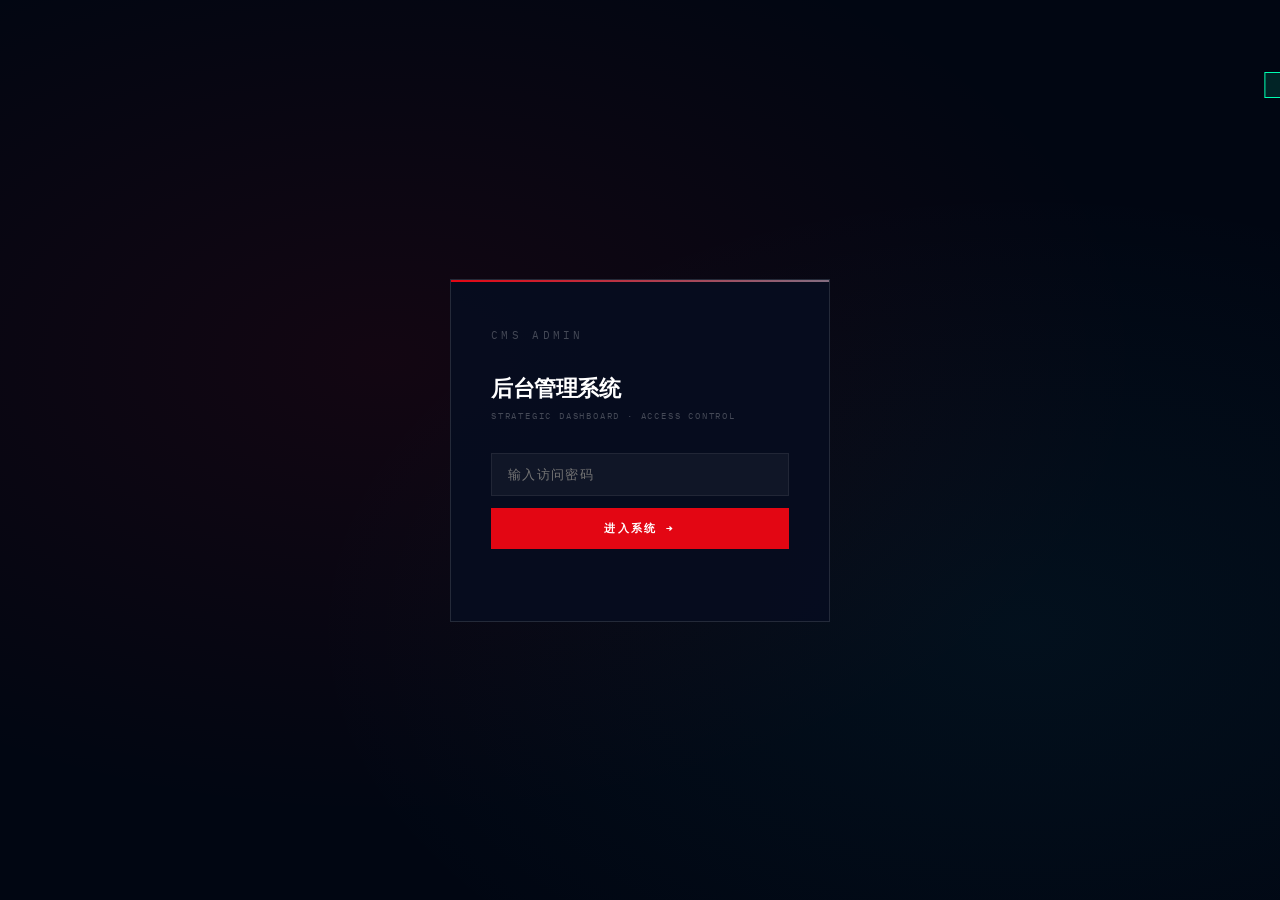
<file: admin.html>
<!DOCTYPE html>
<html lang="zh-CN">
<head>
<meta charset="UTF-8"/>
<meta name="viewport" content="width=device-width,initial-scale=1"/>
<title>后台管理 · Dashboard</title>
<link href="https://fonts.googleapis.com/css2?family=IBM+Plex+Mono:wght@400;500;700&family=Syne:wght@400;700;800&display=swap" rel="stylesheet"/>
<style>
*,*::before,*::after{box-sizing:border-box;margin:0;padding:0}
:root{
  --bg:#010612;--bg2:#060d20;--bg3:#0a1530;
  --red:#E30613;--cyan:#22d3ee;--green:#00FFB2;--gold:#FFD700;--purple:#BF80FF;--orange:#FF6B35;
  --text:#fff;--text2:rgba(255,255,255,.55);--text3:rgba(255,255,255,.25);
  --border:rgba(255,255,255,.07);--border2:rgba(255,255,255,.12);
  --font-mono:'IBM Plex Mono',monospace;--font-display:'Syne',sans-serif;
}
html{height:100%}
body{background:var(--bg);color:var(--text);font-family:var(--font-display);min-height:100vh;overflow-x:hidden}
::-webkit-scrollbar{width:4px}::-webkit-scrollbar-thumb{background:rgba(255,255,255,.1);border-radius:2px}

/* ── LOCK SCREEN ─────────────────────────────── */
#lock{
  position:fixed;inset:0;z-index:9999;
  background:radial-gradient(ellipse at 30% 40%, rgba(227,6,19,.08) 0%, transparent 60%),
             radial-gradient(ellipse at 80% 70%, rgba(34,211,238,.05) 0%, transparent 50%),
             #010612;
  display:flex;align-items:center;justify-content:center;
}
.lock-box{
  width:380px;padding:48px 40px;
  background:rgba(6,13,32,.9);
  border:1px solid var(--border2);
  position:relative;overflow:hidden;
}
.lock-box::before{content:'';position:absolute;top:0;left:0;right:0;height:2px;background:linear-gradient(90deg,var(--red),var(--cyan));background-size:200% 100%;animation:flow 3s ease infinite}
.lock-logo{font-family:var(--font-mono);font-size:11px;letter-spacing:.3em;color:var(--text3);margin-bottom:32px}
.lock-logo span{color:var(--red)}
.lock-title{font-size:22px;font-weight:800;letter-spacing:-.02em;margin-bottom:6px}
.lock-sub{font-family:var(--font-mono);font-size:9px;color:var(--text3);letter-spacing:.2em;margin-bottom:32px}
.lock-field{width:100%;background:rgba(255,255,255,.04);border:1px solid var(--border);padding:12px 16px;color:var(--text);font-family:var(--font-mono);font-size:13px;letter-spacing:.1em;outline:none;transition:border-color .2s;margin-bottom:12px}
.lock-field:focus{border-color:var(--cyan)}
.lock-field.shake{animation:shake .4s ease}
.lock-btn{width:100%;padding:13px;background:var(--red);border:none;color:#fff;font-family:var(--font-mono);font-size:11px;font-weight:700;letter-spacing:.2em;cursor:pointer;transition:all .2s;position:relative;overflow:hidden}
.lock-btn:hover{background:#ff1a1a;box-shadow:0 0 30px rgba(227,6,19,.4)}
.lock-err{font-family:var(--font-mono);font-size:9px;color:var(--red);letter-spacing:.1em;margin-top:10px;height:14px;transition:opacity .2s}

/* ── MAIN LAYOUT ────────────────────────────── */
#app{display:none;min-height:100vh}

/* TOP BAR */
.topbar{
  position:sticky;top:0;z-index:100;
  background:rgba(1,6,18,.9);backdrop-filter:blur(20px);-webkit-backdrop-filter:blur(20px);
  border-bottom:1px solid var(--border);
  display:flex;align-items:center;gap:16px;padding:0 32px;height:56px;
}
.topbar-brand{font-family:var(--font-mono);font-size:11px;font-weight:700;letter-spacing:.25em;color:var(--text)}
.topbar-brand span{color:var(--red)}
.topbar-badge{font-family:var(--font-mono);font-size:8px;padding:2px 8px;background:rgba(0,255,178,.08);border:1px solid rgba(0,255,178,.2);color:var(--green);letter-spacing:.15em}
.topbar-right{margin-left:auto;display:flex;align-items:center;gap:12px}
.save-btn{
  display:flex;align-items:center;gap:8px;
  padding:8px 20px;background:var(--red);border:none;color:#fff;
  font-family:var(--font-mono);font-size:10px;font-weight:700;letter-spacing:.15em;
  cursor:pointer;transition:all .2s;position:relative;overflow:hidden;
}
.save-btn:hover{background:#ff1a1a;box-shadow:0 0 20px rgba(227,6,19,.35)}
.save-btn.saved{background:rgba(0,255,178,.15);border:1px solid var(--green);color:var(--green)}
.preview-btn{display:flex;align-items:center;gap:6px;padding:8px 16px;background:transparent;border:1px solid var(--border2);color:var(--text2);font-family:var(--font-mono);font-size:10px;letter-spacing:.12em;cursor:pointer;transition:all .2s;text-decoration:none}
.preview-btn:hover{border-color:var(--cyan);color:var(--cyan)}
.logout-btn{background:none;border:none;color:var(--text3);font-family:var(--font-mono);font-size:9px;letter-spacing:.15em;cursor:pointer;padding:6px 10px;transition:color .2s}
.logout-btn:hover{color:var(--red)}

/* SIDEBAR */
.layout{display:flex;min-height:calc(100vh - 56px)}
.sidebar{
  width:220px;flex-shrink:0;
  background:rgba(4,9,24,.6);border-right:1px solid var(--border);
  padding:24px 0;position:sticky;top:56px;height:calc(100vh - 56px);overflow-y:auto;
}
.sidebar-section{padding:0 16px;margin-bottom:24px}
.sidebar-label{font-family:var(--font-mono);font-size:8px;color:var(--text3);letter-spacing:.25em;margin-bottom:10px;padding:0 8px}
.nav-item{
  display:flex;align-items:center;gap:10px;
  padding:9px 12px;cursor:pointer;
  font-size:12px;color:var(--text2);letter-spacing:.03em;
  border-left:2px solid transparent;transition:all .18s;border-radius:0 4px 4px 0;
  margin-bottom:2px;
}
.nav-item:hover{color:var(--text);background:rgba(255,255,255,.04)}
.nav-item.active{color:var(--text);border-left-color:var(--red);background:rgba(227,6,19,.06)}
.nav-dot{width:6px;height:6px;border-radius:50%;flex-shrink:0}
.meta-info{padding:16px;margin:16px;background:rgba(255,255,255,.03);border:1px solid var(--border)}
.meta-row{display:flex;justify-content:space-between;margin-bottom:6px;font-family:var(--font-mono);font-size:8.5px}
.meta-key{color:var(--text3);letter-spacing:.1em}
.meta-val{color:var(--text2)}

/* MAIN CONTENT */
.main{flex:1;padding:32px;overflow-y:auto;max-width:1000px}

/* SECTION HEADER */
.section-header{margin-bottom:28px;padding-bottom:20px;border-bottom:1px solid var(--border)}
.section-title{font-size:24px;font-weight:800;letter-spacing:-.02em;margin-bottom:4px}
.section-sub{font-family:var(--font-mono);font-size:9px;color:var(--text3);letter-spacing:.2em}
.section-badge{display:inline-block;padding:3px 10px;font-family:var(--font-mono);font-size:8px;letter-spacing:.15em;margin-bottom:12px;border:1px solid;border-radius:0}

/* CARDS */
.card{background:var(--bg2);border:1px solid var(--border);padding:24px;margin-bottom:16px;position:relative}
.card-title{font-family:var(--font-mono);font-size:9px;color:var(--text3);letter-spacing:.2em;margin-bottom:16px;display:flex;align-items:center;gap:8px}
.card-title::after{content:'';flex:1;height:1px;background:var(--border)}

/* FORM ELEMENTS */
.field-group{margin-bottom:18px}
.field-label{font-family:var(--font-mono);font-size:8.5px;color:var(--text3);letter-spacing:.15em;margin-bottom:6px;display:flex;align-items:center;gap:8px}
.field-label .tag{padding:1px 6px;background:rgba(34,211,238,.08);border:1px solid rgba(34,211,238,.2);color:var(--cyan);font-size:7.5px}
input[type=text],input[type=number],textarea,select{
  width:100%;background:rgba(255,255,255,.04);border:1px solid var(--border);
  color:var(--text);font-family:var(--font-mono);font-size:12px;
  padding:10px 14px;outline:none;transition:border-color .2s;resize:vertical;
}
input[type=text]:focus,input[type=number]:focus,textarea:focus,select:focus{border-color:var(--cyan)}
input[type=range]{width:100%;accent-color:var(--cyan);margin-top:4px}
.range-val{font-family:var(--font-mono);font-size:10px;color:var(--cyan);margin-left:8px}

/* GRID */
.grid-2{display:grid;grid-template-columns:1fr 1fr;gap:16px}
.grid-3{display:grid;grid-template-columns:1fr 1fr 1fr;gap:12px}
@media(max-width:700px){.grid-2,.grid-3{grid-template-columns:1fr}}

/* LIST ITEMS (editable) */
.list-item{
  background:rgba(255,255,255,.025);border:1px solid var(--border);
  padding:16px;margin-bottom:10px;position:relative;
  transition:border-color .2s;
}
.list-item:hover{border-color:var(--border2)}
.list-item-header{display:flex;align-items:center;gap:10px;margin-bottom:12px}
.item-num{font-family:var(--font-mono);font-size:9px;color:var(--text3);letter-spacing:.1em;width:24px}
.urgency-badge{padding:2px 8px;font-family:var(--font-mono);font-size:8px;letter-spacing:.1em;border:1px solid;cursor:pointer}
.urgency-badge.HIGH{color:#FF6B35;border-color:rgba(255,107,53,.4);background:rgba(255,107,53,.08)}
.urgency-badge.MED{color:#FFD700;border-color:rgba(255,215,0,.4);background:rgba(255,215,0,.08)}
.urgency-badge.LOW{color:#00FFB2;border-color:rgba(0,255,178,.4);background:rgba(0,255,178,.08)}

/* COLOR PICKER ROW */
.color-row{display:flex;gap:8px;flex-wrap:wrap;margin-top:6px}
.color-chip{width:24px;height:24px;border:2px solid transparent;cursor:pointer;transition:transform .15s;border-radius:2px}
.color-chip:hover{transform:scale(1.15)}
.color-chip.selected{border-color:#fff;transform:scale(1.1)}

/* SPARKLINE PREVIEW */
.spark-preview{display:flex;align-items:flex-end;gap:4px;height:32px;margin-top:8px}
.spark-bar{background:var(--cyan);opacity:.6;border-radius:1px;min-width:8px;transition:height .3s}

/* TABS */
.tabs{display:flex;gap:0;margin-bottom:24px;border-bottom:1px solid var(--border)}
.tab{padding:10px 20px;font-family:var(--font-mono);font-size:10px;letter-spacing:.12em;color:var(--text3);cursor:pointer;border-bottom:2px solid transparent;margin-bottom:-1px;transition:all .18s}
.tab:hover{color:var(--text2)}
.tab.active{color:var(--text);border-bottom-color:var(--red)}

/* STATUS */
.status-bar{
  position:fixed;bottom:0;left:0;right:0;
  background:rgba(1,6,18,.95);border-top:1px solid var(--border);
  padding:8px 32px;display:flex;align-items:center;gap:16px;z-index:50;
}
.status-dot{width:5px;height:5px;border-radius:50%;background:var(--green);animation:blink 2s infinite}
.status-txt{font-family:var(--font-mono);font-size:8.5px;color:var(--text3);letter-spacing:.15em}
.status-time{margin-left:auto;font-family:var(--font-mono);font-size:8.5px;color:var(--text3);letter-spacing:.1em}

/* PUBLISH PANEL */
.publish-panel{background:rgba(0,255,178,.05);border:1px solid rgba(0,255,178,.15);padding:20px;margin-bottom:24px}
.publish-title{font-size:13px;font-weight:700;color:var(--green);margin-bottom:6px;display:flex;align-items:center;gap:8px}
.publish-sub{font-family:var(--font-mono);font-size:9px;color:rgba(0,255,178,.5);letter-spacing:.1em}

/* ANIMATIONS */
@keyframes flow{0%,100%{background-position:0% 50%}50%{background-position:100% 50%}}
@keyframes blink{0%,100%{opacity:1}50%{opacity:.3}}
@keyframes shake{0%,100%{transform:translateX(0)}25%{transform:translateX(-8px)}75%{transform:translateX(8px)}}
@keyframes fadeIn{from{opacity:0;transform:translateY(8px)}to{opacity:1;transform:translateY(0)}}
.fade-in{animation:fadeIn .3s ease both}

/* TOAST */
.toast{
  position:fixed;top:72px;right:24px;z-index:9999;
  background:rgba(0,255,178,.12);border:1px solid var(--green);
  padding:12px 20px;font-family:var(--font-mono);font-size:10px;color:var(--green);
  letter-spacing:.12em;transform:translateX(120%);transition:transform .3s cubic-bezier(.16,1,.3,1);
}
.toast.show{transform:translateX(0)}
</style>
</head>
<body>

<!-- LOCK SCREEN -->
<div id="lock">
  <div class="lock-box">
    <div class="lock-logo">CMS ADMIN</div>
    <h1 class="lock-title">后台管理系统</h1>
    <p class="lock-sub">STRATEGIC DASHBOARD · ACCESS CONTROL</p>
    <input type="password" class="lock-field" id="pw-input" placeholder="输入访问密码" autocomplete="current-password"/>
    <button class="lock-btn" onclick="tryLogin()">进入系统 →</button>
    <div class="lock-err" id="lock-err"></div>
  </div>
</div>

<!-- TOAST -->
<div class="toast" id="toast"></div>

<!-- MAIN APP -->
<div id="app">
  <!-- TOP BAR -->
  <div class="topbar">
    <div class="topbar-brand">CMS</div>
    <div class="topbar-badge">ADMIN MODE</div>
    <div class="topbar-right">
      <a class="preview-btn" href="index.html" target="_blank">↗ 预览网站</a>
      <button class="save-btn" id="save-btn" onclick="saveAll()">
        <span>💾</span> 保存并发布
      </button>
      <button class="logout-btn" onclick="logout()">退出</button>
    </div>
  </div>

  <div class="layout">
    <!-- SIDEBAR -->
    <div class="sidebar">
      <div class="sidebar-section">
        <div class="sidebar-label">页面模块</div>
        <div class="nav-item active" onclick="showPage('macro')" id="nav-macro">
          <span class="nav-dot" style="background:#00FFB2"></span> 宏观脉搏
        </div>
        <div class="nav-item" onclick="showPage('liquid')" id="nav-liquid">
          <span class="nav-dot" style="background:#00C8FF"></span> AI 液冷
        </div>
        <div class="nav-item" onclick="showPage('semi')" id="nav-semi">
          <span class="nav-dot" style="background:#22d3ee"></span> 半导体 SBU
        </div>
      </div>
      <div class="sidebar-section">
        <div class="sidebar-label">系统</div>
        <div class="nav-item" onclick="showPage('settings')" id="nav-settings">
          <span class="nav-dot" style="background:#BF80FF"></span> 设置
        </div>
      </div>
      <div class="meta-info">
        <div class="meta-row"><span class="meta-key">最后更新</span><span class="meta-val" id="meta-date">—</span></div>
        <div class="meta-row"><span class="meta-key">更新人</span><span class="meta-val" id="meta-author">—</span></div>
        <div class="meta-row"><span class="meta-key">版本</span><span class="meta-val" id="meta-ver">—</span></div>
      </div>
    </div>

    <!-- MAIN CONTENT -->
    <div class="main" id="main-content"></div>
  </div>

  <!-- STATUS BAR -->
  <div class="status-bar">
    <span class="status-dot"></span>
    <span class="status-txt">系统在线 · 所有更改实时保存到本地</span>
    <span class="status-time" id="status-time"></span>
  </div>
</div>

<script>
// ═══════════════════════════════════════════════════════════
//  "2026-02-28",
    updatedBy: "Nicole",
    version: "2.1"
  },

  // ── MACRO PAGE ───────────────────────────────────────────
  macro: {
    headline: "中国宏观脉搏",
    subline: "基于"十五五"规划开局之年的精密流体市场环境分析",
    period: "十五五规划开局年 / FY-2026",
    summaryStats: [
      { label: "综合景气度", value: "Expansionary" },
      { label: "政策向量",   value: "Targeted Easing" },
      { label: "外部压力指数", value: "Moderate" },
      { label: "数字经济比重", value: "43.7%" }
    ],
    metrics: [
      {
        label: "GDP 增速", labelEn: "GDP GROWTH",
        value: 5.0, unit: "%", trend: "+0.2%",
        insight: "结构性增长优于规模扩张",
        color: "#00FFB2",
        sparkData: [4.6, 4.8, 5.0], years: ["2024","2025","2026E"],
        note: "GDP 目标值 5.0% 来源于国家统计局公报及中金宏观研究团队预测。",
        actions: [
          { tag: "Q1", text: "完成重点晶圆客户年框合同续签，锁定 Q2–Q3 备货需求" },
          { tag: "Q2", text: "联动液冷集成商预演 2026 扩容节点，提前部署冷却阀组样品" },
          { tag: "H2", text: "布局生物医药园区本地化服务站，缩短响应链路至 48H" }
        ]
      },
      {
        label: "工业增加值", labelEn: "IND. VALUE ADD",
        value: 6.2, unit: "%", trend: "↑ Upward",
        insight: "新质生产力贡献率超 35%",
        color: "#00C8FF",
        sparkData: [5.1, 5.7, 6.2], years: ["2024","2025","2026E"],
        note: "工业增加值数据来源于国家统计局月度数据，德勤白皮书提供数字化转型量化分析。",
        actions: [
          { tag: "立即", text: "梳理先进封装 TOP 15 客户，建立超纯水阀组专项产品组合" },
          { tag: "Q2",  text: "与动力电池热管理集成商联合定义比例控制阀技术规格书" },
          { tag: "Q3",  text: "在长三角/珠三角工业园区推进流体诊断服务包订阅模式试点" }
        ]
      },
      {
        label: "制造业固投", labelEn: "MFG. CAPEX",
        value: 11.4, unit: "%", trend: "Stable",
        insight: "数字化转型进入产线深水区",
        color: "#FFD700",
        sparkData: [9.2, 10.8, 11.4], years: ["2024","2025","2026E"],
        note: "制造业固定资产投资数据引自国家统计局固投月报，麦肯锡报告提供行业拆解。",
        actions: [
          { tag: "战略", text: "建立制造业固投项目预警数据库，锁定 6 个月前采购决策窗口" },
          { tag: "产品", text: "推出智能工厂流体控制套件（含 IO-Link 数字接口）" },
          { tag: "渠道", text: "与系统集成商签署优先供应协议，覆盖华东/华南重点工业园区" }
        ]
      },
      {
        label: "出口增速", labelEn: "EXPORT GROWTH",
        value: 4.8, unit: "%", trend: "Shift",
        insight: "高附加值组件替代传统代工",
        color: "#FF6B35",
        sparkData: [5.9, 4.2, 4.8], years: ["2024","2025","2026E"],
        note: "出口增速数据来源于商务部月度贸易统计，商务部研究院提供出口结构升级分析。",
        actions: [
          { tag: "品牌", text: "联合半导体设备商打造「洁净流体合规出口」联合解决方案白皮书" },
          { tag: "服务", text: "在东南亚/中东布局本地化备件库，支持随主机出海的售后服务" },
          { tag: "认证", text: "加速推进 SEMI F57/F19 认证体系，提升客户出口竞争力背书" }
        ]
      },
      {
        label: "PPI 走势", labelEn: "PPI TREND",
        value: 1.2, unit: "%", trend: "Recovery",
        insight: "中下游利润空间重构",
        color: "#BF80FF",
        sparkData: [-2.7, -0.8, 1.2], years: ["2024","2025","2026E"],
        note: "PPI 数据来源于国家统计局价格统计司，中金宏观团队提供 PPI 回升路径预测。",
        actions: [
          { tag: "定价", text: "基于 PPI 回升重新校准产品定价策略，推出 ROI 可视化计算工具" },
          { tag: "价值", text: "将「降耗增效」纳入核心销售话术，量化流体控制精度带来的节省数据" },
          { tag: "时机", text: "把握利润修复窗口，推进存量客户设备升级与服务合同升级谈判" }
        ]
      }
    ]
  },

  // ── LIQUID COOLING PAGE ──────────────────────────────────
  liquid: {
    headline: "AI Infrastructure",
    subline: "算力密度突破物理极限，流体控制成为 AI 基础设施的关键变量",
    eyebrow: "SBU · AI Infrastructure · Liquid Cooling",
    marketRows: [
      { label: "新建智算中心液冷渗透率", value: "45%",    note: "↑ +16pp vs 2025", color: "#00FFB2" },
      { label: "国家级枢纽 PUE 准入",    value: "< 1.15", note: "法规强制执行",     color: "#00C8FF" },
      { label: "CDU 市场规模 CAGR",     value: "47%",    note: "2024–2028E",      color: "#FFD700" }
    ],
    bodyText: "在 AI 算力集群（新一代 Blackwell 架构）功率密度突破 100kW/机柜背景下，流体控制的绝对可靠性已成为算力基建的「第一优先级」变量。",
    roadmap: [
      { year: "2026", title: "精密动态平衡", color: "#00FFB2", desc: "基于 AI 负载的毫秒级流量调节，响应延迟 <5ms" },
      { year: "2027", title: "预测性维护",   color: "#00C8FF", desc: "自诊断执行器接入 DCIM，故障预警窗口达 72H" },
      { year: "2028", title: "相变冷却突破", color: "#BF80FF", desc: "两相流高压气密控制，散热密度突破 300W/cm²" }
    ],
    swot: [
      { tag: "ADVANTAGE",   zh: "核心优势", color: "#00FFB2", text: "基于全球领先的无泄漏（Zero-Leakage）密封技术，卡位高附加值二次侧流量均衡控制，替代壁垒极高。" },
      { tag: "OPPORTUNITY", zh: "战略机遇", color: "#00C8FF", text: "AI 训练集群功率密度突破 100kW/机柜，CDU 出货量 CAGR 83%，精密流量控制窗口期在 2026–2027 完全打开。" },
      { tag: "THREAT",      zh: "潜在威胁", color: "#FF6B35", text: "本土系统集成商自研低端零部件的「系统化替代」，需从单一零件销售转向系统模块化方案，缩短决策链路。" }
    ]
  },

  // ── SEMICONDUCTOR PAGE ───────────────────────────────────
  semiconductor: {
    headline: "半导体 SBU",
    subline: "先进制程 · 超高纯气路控制",
    tagline: "AI 驱动产能扩张，精密流体需求激增",
    stats: [
      { label: "精密流体管控节点/线", value: "3,200+", color: "#22d3ee" },
      { label: "晶圆厂固投增速",      value: "+21%",   color: "#22d3ee" },
      { label: "超纯水用量 CAGR",     value: "18%",    color: "#22d3ee" },
      { label: "景气度指数",           value: "9.2",    color: "#22d3ee" }
    ],
    specs: [
      { label: "表面粗糙度 (RA)",   value: "< 0.1 μm",   bar: 96, unit: "PERFORMANCE RATING" },
      { label: "气体泡漏率",         value: "1×10⁻¹²",   bar: 99, unit: "PERFORMANCE RATING" },
      { label: "耐腐蚀介质",         value: "HF / H₂SO₄", bar: 88, unit: "COMPATIBILITY RATING" },
      { label: "响应时间",           value: "< 50ms",     bar: 92, unit: "SPEED RATING" },
      { label: "洁净等级",           value: "ISO Class 1", bar: 100, unit: "CLEANLINESS RATING" }
    ],
    actions: [
      { quarter: "Q1 2026", title: "JDM 切入光刻机气路标准", urgency: "HIGH",
        desc: "以 Joint Development Manufacturing 模式联合国内主流 DUV 光刻机厂商，共同制定超纯气路控制模块规格，锁定先发壁垒。" },
      { quarter: "Q2 2026", title: "CoWoS 封装产线系统集成", urgency: "HIGH",
        desc: "针对台积电/长电科技 CoWoS 产能扩张，推出化学品精密配送系统完整解决方案，目标单线配套额 ¥2,800 万+。" },
      { quarter: "Q3 2026", title: "国产 12\" 晶圆厂批量导入", urgency: "MED",
        desc: "锁定中芯国际、华虹半导体新增 12 英寸产线，推进超纯水回路精密流量阀组替换传统品牌的系统迁移方案。" },
      { quarter: "H2 2026", title: "氢能源电解槽配套",       urgency: "MED",
        desc: "将半导体级腐蚀介质控制能力横向移植至碱性电解槽 KOH 管路，打开氢能赛道增量入口。" }
    ],
    risks: [
      { level: "HIGH",  label: "出口管制扩大", desc: "美国 BIS 规则可能进一步限制配套设备出口，需建立合规预警机制" },
      { level: "MED",   label: "设备交期延误", desc: "主机设备延期传导至配套采购延迟，建议提前 9 个月锁定框架协议" },
      { level: "LOW",   label: "国产替代提速", desc: "本土阀门厂商在低端品类持续渗透，需加速向高洁净度差异化品类迁移" }
    ]
  }
};

// ── STORAGE LAYER ─────────────────────────────────────────
// Loads saved edits from localStorage, merges over defaults
(function() {
  try {
    const saved = localStorage.getItem('burkert_data');
    if (saved) {
      const parsed = JSON.parse(saved);
      // Deep merge saved data over defaults
      function deepMerge(target, source) {
        for (const key of Object.keys(source)) {
          if (source[key] && typeof source[key] === 'object' && !Array.isArray(source[key])) {
            if (!target[key]) target[key] = {};
            deepMerge(target[key], source[key]);
          } else {
            target[key] = source[key];
          }
        }
        return target;
      }
      deepMerge(window.BURKERT_DATA, parsed);
    }
  } catch(e) {
    console.warn('Could not load saved data:', e);
  }
})();

</script>
<script>
/* ══ AUTH ══════════════════════════════════════════════ */
const PASSWORDS = ['burkert2026', 'nicole888', 'admin2026'];  // 可在设置页修改

function tryLogin() {
  const val = document.getElementById('pw-input').value;
  const stored = localStorage.getItem('burkert_passwords');
  const validPws = stored ? JSON.parse(stored) : PASSWORDS;
  if (validPws.includes(val)) {
    localStorage.setItem('burkert_session', Date.now());
    document.getElementById('lock').style.display = 'none';
    document.getElementById('app').style.display = 'block';
    initApp();
  } else {
    const el = document.getElementById('pw-input');
    el.classList.add('shake');
    document.getElementById('lock-err').textContent = '密码错误，请重试';
    setTimeout(()=>el.classList.remove('shake'), 400);
    document.getElementById('pw-input').value = '';
  }
}
document.getElementById('pw-input').addEventListener('keydown', e=>{ if(e.key==='Enter') tryLogin(); });

// Check existing session (8h)
document.addEventListener('DOMContentLoaded', function() {
  if (localStorage.getItem('burkert_session') && Date.now() - parseInt(localStorage.getItem('burkert_session')) < 28800000) {
    document.getElementById('lock').style.display = 'none';
    document.getElementById('app').style.display = 'block';
    initApp();
  }
});

function logout() {
  localStorage.removeItem('burkert_session');
  location.reload();
}

/* ══ INIT ══════════════════════════════════════════════ */
const D = window.BURKERT_DATA;
let currentPage = 'macro';

function initApp() {
  document.getElementById('meta-date').textContent = D.meta.lastUpdated;
  document.getElementById('meta-author').textContent = D.meta.updatedBy;
  document.getElementById('meta-ver').textContent = D.meta.version;
  updateClock();
  setInterval(updateClock, 1000);
  showPage('macro');
}

function updateClock() {
  const now = new Date();
  document.getElementById('status-time').textContent =
    now.toLocaleDateString('zh-CN') + ' ' + now.toLocaleTimeString('zh-CN', {hour:'2-digit',minute:'2-digit',second:'2-digit'});
}

/* ══ NAVIGATION ════════════════════════════════════════ */
function showPage(page) {
  currentPage = page;
  document.querySelectorAll('.nav-item').forEach(n=>n.classList.remove('active'));
  const nav = document.getElementById('nav-' + (page==='semi'?'semi':page==='settings'?'settings':page));
  if(nav) nav.classList.add('active');
  const main = document.getElementById('main-content');
  main.innerHTML = '';
  main.classList.remove('fade-in');
  void main.offsetWidth;
  main.classList.add('fade-in');
  if(page==='macro') renderMacro();
  else if(page==='liquid') renderLiquid();
  else if(page==='semi') renderSemi();
  else if(page==='settings') renderSettings();
}

/* ══ COLOR PALETTE ═════════════════════════════════════ */
const COLORS = ['#00FFB2','#00C8FF','#FFD700','#FF6B35','#BF80FF','#E30613','#22d3ee','#fff'];

function colorPicker(current, onChange) {
  const row = document.createElement('div');
  row.className = 'color-row';
  COLORS.forEach(c => {
    const chip = document.createElement('div');
    chip.className = 'color-chip' + (c===current?' selected':'');
    chip.style.background = c;
    chip.title = c;
    chip.onclick = () => {
      row.querySelectorAll('.color-chip').forEach(ch=>ch.classList.remove('selected'));
      chip.classList.add('selected');
      onChange(c);
    };
    row.appendChild(chip);
  });
  return row;
}

function field(label, value, onChange, tag='', type='text') {
  const g = document.createElement('div');
  g.className = 'field-group';
  g.innerHTML = `<div class="field-label">${label}${tag?`<span class="tag">${tag}</span>`:''}</div>`;
  const input = document.createElement(type==='textarea'?'textarea':'input');
  if(type!=='textarea') input.type = type;
  input.value = value;
  if(type==='textarea') input.rows = 3;
  input.style.cssText = type==='textarea'?'':'';
  input.addEventListener('input', ()=>onChange(input.value));
  g.appendChild(input);
  return g;
}

/* ══ SAVE ══════════════════════════════════════════════ */
function saveAll() {
  D.meta.lastUpdated = new Date().toISOString().slice(0,10);
  D.meta.version = (parseFloat(D.meta.version) + 0.1).toFixed(1);
  localStorage.setItem('burkert_data', JSON.stringify(D));
  document.getElementById('meta-date').textContent = D.meta.lastUpdated;
  document.getElementById('meta-ver').textContent = D.meta.version;
  const btn = document.getElementById('save-btn');
  btn.classList.add('saved');
  btn.innerHTML = '<span>✓</span> 已发布';
  showToast('✓ 内容已保存，刷新主网站即可看到更新');
  setTimeout(()=>{ btn.classList.remove('saved'); btn.innerHTML = '<span>💾</span> 保存并发布'; }, 3000);
}

function showToast(msg) {
  const t = document.getElementById('toast');
  t.textContent = msg;
  t.classList.add('show');
  setTimeout(()=>t.classList.remove('show'), 3500);
}

/* ══ MACRO PAGE ════════════════════════════════════════ */
function renderMacro() {
  const main = document.getElementById('main-content');
  const m = D.macro;

  // Publish panel
  main.insertAdjacentHTML('beforeend', `
    <div class="publish-panel">
      <div class="publish-title">⚡ 宏观脉搏模块</div>
      <div class="publish-sub">MACRO PULSE · ${m.metrics.length} 个指标卡片 · ${m.summaryStats.length} 个摘要数据</div>
    </div>
  `);

  // Header fields
  const headerCard = document.createElement('div');
  headerCard.className = 'card';
  headerCard.innerHTML = `<div class="card-title">01 · 页面标题</div>`;
  headerCard.appendChild(field('主标题', m.headline, v=>m.headline=v));
  const g2 = document.createElement('div'); g2.className='grid-2';
  const f1 = field('副标题', m.subline, v=>m.subline=v);
  const f2 = field('期间标注', m.period, v=>m.period=v);
  g2.appendChild(f1); g2.appendChild(f2);
  headerCard.appendChild(g2);
  main.appendChild(headerCard);

  // Summary stats
  const statsCard = document.createElement('div');
  statsCard.className = 'card';
  statsCard.innerHTML = `<div class="card-title">02 · 摘要统计条</div>`;
  const sg = document.createElement('div'); sg.className='grid-2';
  m.summaryStats.forEach((s,i) => {
    const item = document.createElement('div');
    item.appendChild(field(`标签 ${i+1}`, s.label, v=>s.label=v));
    item.appendChild(field(`数值 ${i+1}`, s.value, v=>s.value=v));
    sg.appendChild(item);
  });
  statsCard.appendChild(sg);
  main.appendChild(statsCard);

  // Metrics
  const metricsCard = document.createElement('div');
  metricsCard.className = 'card';
  metricsCard.innerHTML = `<div class="card-title">03 · 指标卡片</div>`;

  const tabs = document.createElement('div'); tabs.className='tabs';
  const panels = [];
  m.metrics.forEach((mt,i) => {
    const tab = document.createElement('div');
    tab.className = 'tab' + (i===0?' active':'');
    tab.textContent = mt.label;
    tab.onclick = () => {
      tabs.querySelectorAll('.tab').forEach(t=>t.classList.remove('active'));
      tab.classList.add('active');
      panels.forEach((p,pi)=>p.style.display=pi===i?'block':'none');
    };
    tabs.appendChild(tab);

    const panel = document.createElement('div');
    panel.style.display = i===0?'block':'none';
    const pg = document.createElement('div'); pg.className='grid-2';

    const left = document.createElement('div');
    left.appendChild(field('中文标签', mt.label, v=>{ mt.label=v; tab.textContent=v; }));
    left.appendChild(field('英文标签', mt.labelEn, v=>mt.labelEn=v));
    left.appendChild(field('洞察文字', mt.insight, v=>mt.insight=v));
    left.appendChild(field('趋势文字', mt.trend, v=>mt.trend=v));
    left.appendChild(field('数据来源注释', mt.note, v=>mt.note=v, '', 'textarea'));
    pg.appendChild(left);

    const right = document.createElement('div');
    // Value + sparkline
    const vg = document.createElement('div'); vg.className='grid-3';
    [['当前值',mt.value,v=>{mt.value=parseFloat(v)||0},'number'],
     ['2024',mt.sparkData[0],v=>{mt.sparkData[0]=parseFloat(v)||0},'number'],
     ['2025',mt.sparkData[1],v=>{mt.sparkData[1]=parseFloat(v)||0},'number']
    ].forEach(([l,v,fn,t])=>{ vg.appendChild(field(l,v,fn,'',t)); });
    right.appendChild(vg);
    right.insertAdjacentHTML('beforeend','<div class="field-label" style="margin-top:12px">颜色</div>');
    right.appendChild(colorPicker(mt.color, v=>mt.color=v));

    // Actions
    right.insertAdjacentHTML('beforeend','<div class="field-label" style="margin-top:16px">行动建议</div>');
    mt.actions.forEach((a,ai) => {
      const ar = document.createElement('div');
      ar.className='list-item';
      ar.innerHTML=`<div class="list-item-header"><span class="item-num">${ai+1}</span></div>`;
      const ig = document.createElement('div'); ig.className='grid-2';
      ig.appendChild(field('时间节点', a.tag, v=>a.tag=v));
      ig.appendChild(field('行动内容', a.text, v=>a.text=v, '', 'textarea'));
      ar.appendChild(ig);
      right.appendChild(ar);
    });
    pg.appendChild(right);
    panel.appendChild(pg);
    panels.push(panel);
  });
  metricsCard.appendChild(tabs);
  panels.forEach(p=>metricsCard.appendChild(p));
  main.appendChild(metricsCard);
}

/* ══ LIQUID PAGE ═══════════════════════════════════════ */
function renderLiquid() {
  const main = document.getElementById('main-content');
  const lq = D.liquid;

  main.insertAdjacentHTML('beforeend', `
    <div class="publish-panel">
      <div class="publish-title" style="color:#00C8FF">💧 AI 液冷模块</div>
      <div class="publish-sub" style="color:rgba(0,200,255,.5)">LIQUID COOLING · ${lq.marketRows.length} 市场数据 · ${lq.roadmap.length} 路线节点 · ${lq.swot.length} SWOT 项</div>
    </div>
  `);

  // Header
  const hc = document.createElement('div'); hc.className='card';
  hc.innerHTML='<div class="card-title">01 · 页面标题</div>';
  hc.appendChild(field('主标题', lq.headline, v=>lq.headline=v));
  hc.appendChild(field('副标题', lq.subline, v=>lq.subline=v));
  hc.appendChild(field('正文段落', lq.bodyText, v=>lq.bodyText=v, '', 'textarea'));
  main.appendChild(hc);

  // Market rows
  const mc = document.createElement('div'); mc.className='card';
  mc.innerHTML='<div class="card-title">02 · 市场动态数据</div>';
  lq.marketRows.forEach((r,i) => {
    const li = document.createElement('div'); li.className='list-item';
    li.innerHTML=`<div class="list-item-header"><span class="item-num">0${i+1}</span></div>`;
    const g = document.createElement('div'); g.className='grid-3';
    g.appendChild(field('标签', r.label, v=>r.label=v));
    g.appendChild(field('数值', r.value, v=>r.value=v));
    g.appendChild(field('备注', r.note, v=>r.note=v));
    li.appendChild(g);
    li.insertAdjacentHTML('beforeend','<div class="field-label" style="margin-top:10px">颜色</div>');
    li.appendChild(colorPicker(r.color, v=>r.color=v));
    mc.appendChild(li);
  });
  main.appendChild(mc);

  // Roadmap
  const rc = document.createElement('div'); rc.className='card';
  rc.innerHTML='<div class="card-title">03 · 技术路线图</div>';
  lq.roadmap.forEach((r,i) => {
    const li = document.createElement('div'); li.className='list-item';
    li.innerHTML=`<div class="list-item-header"><span class="item-num">0${i+1}</span></div>`;
    const g = document.createElement('div'); g.className='grid-3';
    g.appendChild(field('年份', r.year, v=>r.year=v));
    g.appendChild(field('标题', r.title, v=>r.title=v));
    g.appendChild(field('描述', r.desc, v=>r.desc=v));
    li.appendChild(g);
    li.insertAdjacentHTML('beforeend','<div class="field-label" style="margin-top:10px">颜色</div>');
    li.appendChild(colorPicker(r.color, v=>r.color=v));
    rc.appendChild(li);
  });
  main.appendChild(rc);

  // SWOT
  const sc = document.createElement('div'); sc.className='card';
  sc.innerHTML='<div class="card-title">04 · 战略 SWOT</div>';
  lq.swot.forEach((s,i) => {
    const li = document.createElement('div'); li.className='list-item';
    li.innerHTML=`<div class="list-item-header"><span class="item-num">0${i+1}</span><span class="urgency-badge ${s.tag}">${s.tag}</span></div>`;
    const g = document.createElement('div'); g.className='grid-2';
    g.appendChild(field('标签', s.tag, v=>s.tag=v));
    g.appendChild(field('中文名', s.zh, v=>s.zh=v));
    sc.appendChild(li);
    li.appendChild(g);
    li.appendChild(field('描述内容', s.text, v=>s.text=v, '', 'textarea'));
    li.insertAdjacentHTML('beforeend','<div class="field-label" style="margin-top:10px">颜色</div>');
    li.appendChild(colorPicker(s.color, v=>s.color=v));
  });
  main.appendChild(sc);
}

/* ══ SEMICONDUCTOR PAGE ════════════════════════════════ */
function renderSemi() {
  const main = document.getElementById('main-content');
  const sm = D.semiconductor;

  main.insertAdjacentHTML('beforeend', `
    <div class="publish-panel" style="background:rgba(34,211,238,.05);border-color:rgba(34,211,238,.2)">
      <div class="publish-title" style="color:#22d3ee">⬡ 半导体 SBU 模块</div>
      <div class="publish-sub" style="color:rgba(34,211,238,.5)">SEMICONDUCTOR · ${sm.specs.length} 技术指标 · ${sm.actions.length} 战略行动 · ${sm.risks.length} 风险项</div>
    </div>
  `);

  // Header
  const hc = document.createElement('div'); hc.className='card';
  hc.innerHTML='<div class="card-title">01 · 页面标题</div>';
  const hg = document.createElement('div'); hg.className='grid-2';
  hg.appendChild(field('主标题', sm.headline, v=>sm.headline=v));
  hg.appendChild(field('副标题', sm.subline, v=>sm.subline=v));
  hc.appendChild(hg);
  hc.appendChild(field('标语', sm.tagline, v=>sm.tagline=v));
  main.appendChild(hc);

  // Stats
  const stc = document.createElement('div'); stc.className='card';
  stc.innerHTML='<div class="card-title">02 · 核心数据</div>';
  const sg = document.createElement('div'); sg.className='grid-2';
  sm.stats.forEach((s,i) => {
    const item = document.createElement('div'); item.className='list-item';
    item.appendChild(field(`标签 ${i+1}`, s.label, v=>s.label=v));
    item.appendChild(field(`数值 ${i+1}`, s.value, v=>s.value=v));
    sg.appendChild(item);
  });
  stc.appendChild(sg);
  main.appendChild(stc);

  // Specs
  const spc = document.createElement('div'); spc.className='card';
  spc.innerHTML='<div class="card-title">03 · 技术规格</div>';
  sm.specs.forEach((s,i) => {
    const li = document.createElement('div'); li.className='list-item';
    li.innerHTML=`<div class="list-item-header"><span class="item-num">0${i+1}</span></div>`;
    const g = document.createElement('div'); g.className='grid-3';
    g.appendChild(field('规格名', s.label, v=>s.label=v));
    g.appendChild(field('显示值', s.value, v=>s.value=v));
    const barWrap = document.createElement('div');
    barWrap.innerHTML=`<div class="field-label">评分 <span class="range-val" id="rv${i}">${s.bar}%</span></div>`;
    const rng = document.createElement('input'); rng.type='range'; rng.min=0; rng.max=100; rng.value=s.bar;
    rng.oninput = ()=>{ s.bar=parseInt(rng.value); document.getElementById(`rv${i}`).textContent=rng.value+'%'; };
    barWrap.appendChild(rng);
    g.appendChild(barWrap);
    li.appendChild(g);
    spc.appendChild(li);
  });
  main.appendChild(spc);

  // Actions
  const ac = document.createElement('div'); ac.className='card';
  ac.innerHTML='<div class="card-title">04 · 战略行动路线</div>';
  sm.actions.forEach((a,i) => {
    const li = document.createElement('div'); li.className='list-item';
    const urgencies = ['HIGH','MED','LOW'];
    let ui = urgencies.indexOf(a.urgency);
    const badge = document.createElement('span');
    badge.className=`urgency-badge ${a.urgency}`;
    badge.textContent=a.urgency;
    badge.title='点击切换';
    badge.onclick=()=>{ ui=(ui+1)%3; a.urgency=urgencies[ui]; badge.className=`urgency-badge ${a.urgency}`; badge.textContent=a.urgency; };
    li.innerHTML=`<div class="list-item-header"><span class="item-num">0${i+1}</span></div>`;
    li.querySelector('.list-item-header').appendChild(badge);
    const g = document.createElement('div'); g.className='grid-2';
    g.appendChild(field('季度', a.quarter, v=>a.quarter=v));
    g.appendChild(field('行动标题', a.title, v=>a.title=v));
    li.appendChild(g);
    li.appendChild(field('详细描述', a.desc, v=>a.desc=v, '', 'textarea'));
    ac.appendChild(li);
  });
  main.appendChild(ac);

  // Risks
  const rc = document.createElement('div'); rc.className='card';
  rc.innerHTML='<div class="card-title">05 · 风险矩阵</div>';
  sm.risks.forEach((r,i) => {
    const li = document.createElement('div'); li.className='list-item';
    const urgencies = ['HIGH','MED','LOW'];
    let ui = urgencies.indexOf(r.level);
    const badge = document.createElement('span');
    badge.className=`urgency-badge ${r.level}`;
    badge.textContent=r.level;
    badge.onclick=()=>{ ui=(ui+1)%3; r.level=urgencies[ui]; badge.className=`urgency-badge ${r.level}`; badge.textContent=r.level; };
    li.innerHTML=`<div class="list-item-header"><span class="item-num">0${i+1}</span></div>`;
    li.querySelector('.list-item-header').appendChild(badge);
    const g = document.createElement('div'); g.className='grid-2';
    g.appendChild(field('风险名称', r.label, v=>r.label=v));
    g.appendChild(field('风险描述', r.desc, v=>r.desc=v, '', 'textarea'));
    li.appendChild(g);
    rc.appendChild(li);
  });
  main.appendChild(rc);
}

/* ══ SETTINGS PAGE ═════════════════════════════════════ */
function renderSettings() {
  const main = document.getElementById('main-content');
  main.innerHTML = `
    <div class="section-header">
      <div class="section-title">系统设置</div>
      <div class="section-sub">SYSTEM CONFIGURATION</div>
    </div>

    <div class="card">
      <div class="card-title">01 · 密码管理</div>
      <div class="field-group">
        <div class="field-label">当前密码列表（每行一个）</div>
        <textarea id="pw-list" rows="4" style="width:100%;background:rgba(255,255,255,.04);border:1px solid rgba(255,255,255,.07);color:#fff;font-family:'IBM Plex Mono',monospace;font-size:12px;padding:10px 14px;outline:none;resize:vertical"></textarea>
      </div>
      <button onclick="savePw()" style="padding:10px 20px;background:var(--red);border:none;color:#fff;font-family:'IBM Plex Mono',monospace;font-size:10px;letter-spacing:.15em;cursor:pointer">保存密码</button>
    </div>

    <div class="card">
      <div class="card-title">02 · 作者信息</div>
      <div class="grid-2">
        <div class="field-group">
          <div class="field-label">更新人姓名</div>
          <input type="text" id="author-name" value="${D.meta.updatedBy}" style="width:100%;background:rgba(255,255,255,.04);border:1px solid rgba(255,255,255,.07);color:#fff;font-family:'IBM Plex Mono',monospace;font-size:12px;padding:10px 14px;outline:none"/>
        </div>
        <div class="field-group">
          <div class="field-label">版本号</div>
          <input type="text" id="ver-num" value="${D.meta.version}" style="width:100%;background:rgba(255,255,255,.04);border:1px solid rgba(255,255,255,.07);color:#fff;font-family:'IBM Plex Mono',monospace;font-size:12px;padding:10px 14px;outline:none"/>
        </div>
      </div>
      <button onclick="saveMeta()" style="padding:10px 20px;background:rgba(0,255,178,.1);border:1px solid rgba(0,255,178,.3);color:var(--green);font-family:'IBM Plex Mono',monospace;font-size:10px;letter-spacing:.15em;cursor:pointer;margin-top:8px">保存信息</button>
    </div>

    <div class="card" style="border-color:rgba(255,107,53,.2)">
      <div class="card-title">03 · 危险操作</div>
      <button onclick="resetAll()" style="padding:10px 20px;background:transparent;border:1px solid rgba(255,107,53,.4);color:#FF6B35;font-family:'IBM Plex Mono',monospace;font-size:10px;letter-spacing:.15em;cursor:pointer">⚠ 重置所有内容到默认值</button>
      <p style="font-family:'IBM Plex Mono',monospace;font-size:8.5px;color:rgba(255,255,255,.2);margin-top:10px;letter-spacing:.08em">此操作不可撤销，将清除所有已保存的编辑内容</p>
    </div>
  `;

  // Load current passwords
  const stored = localStorage.getItem('burkert_passwords');
  const pws = stored ? JSON.parse(stored) : PASSWORDS;
  document.getElementById('pw-list').value = pws.join('\n');
}

function savePw() {
  const pws = document.getElementById('pw-list').value.split('\n').map(p=>p.trim()).filter(Boolean);
  localStorage.setItem('burkert_passwords', JSON.stringify(pws));
  showToast('✓ 密码已更新');
}

function saveMeta() {
  D.meta.updatedBy = document.getElementById('author-name').value;
  D.meta.version = document.getElementById('ver-num').value;
  saveAll();
}

function resetAll() {
  if(confirm('确定要重置所有内容吗？此操作不可撤销。')) {
    localStorage.removeItem('burkert_data');
    showToast('⚠ 已重置，请刷新页面');
    setTimeout(()=>location.reload(), 1500);
  }
}
</script>
</body>
</html>
</file>
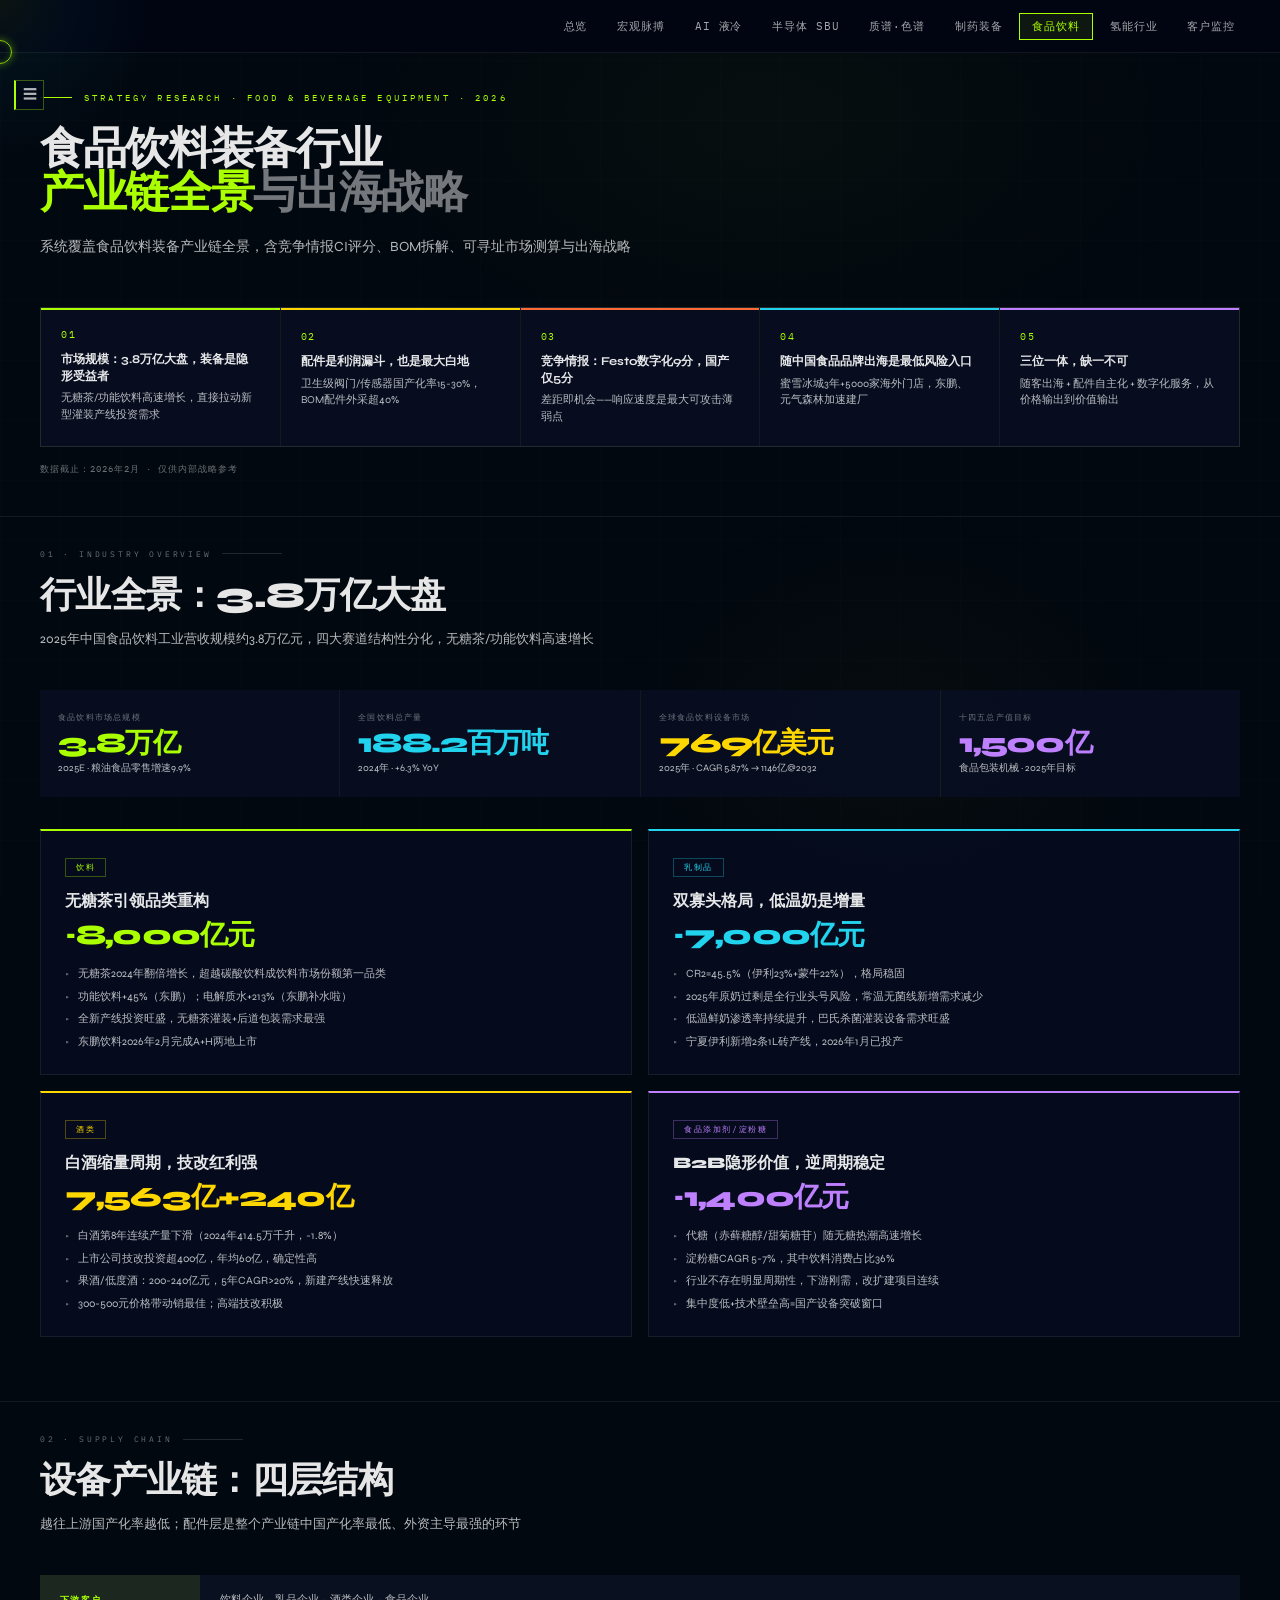
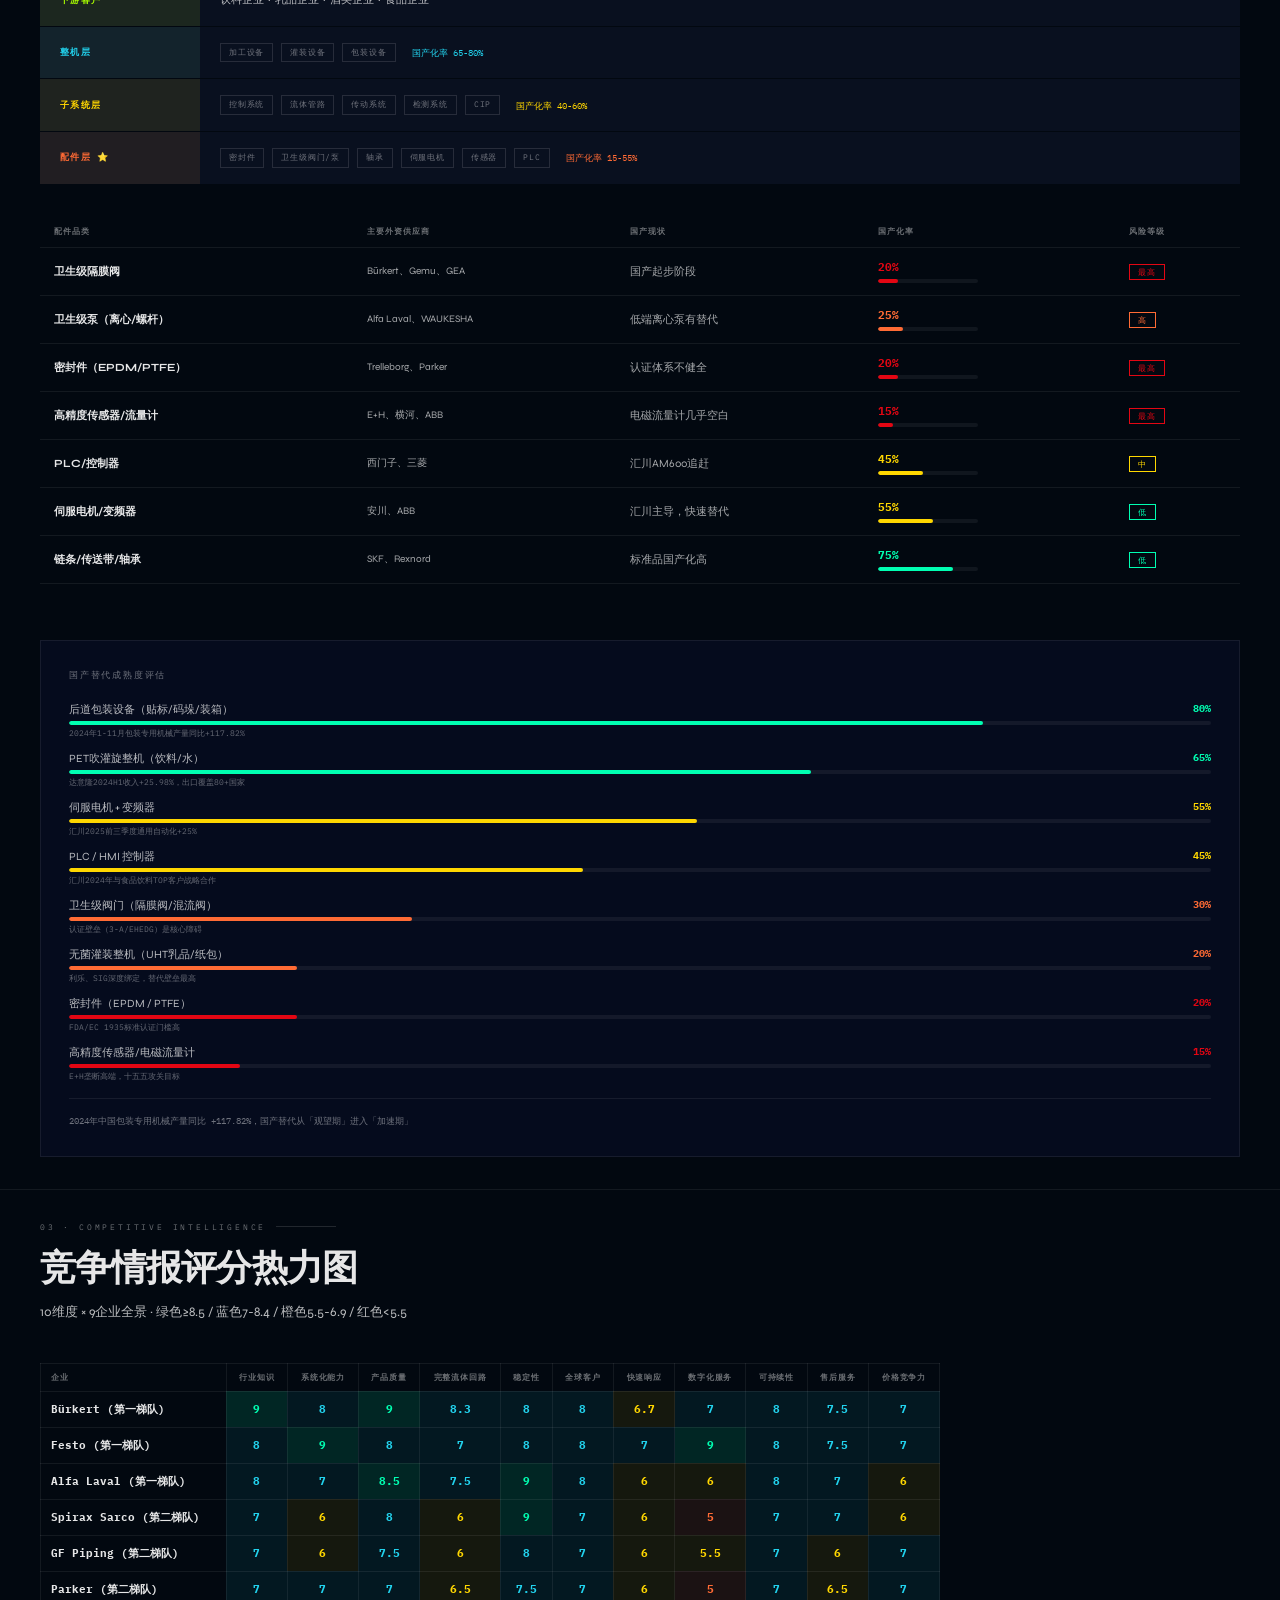
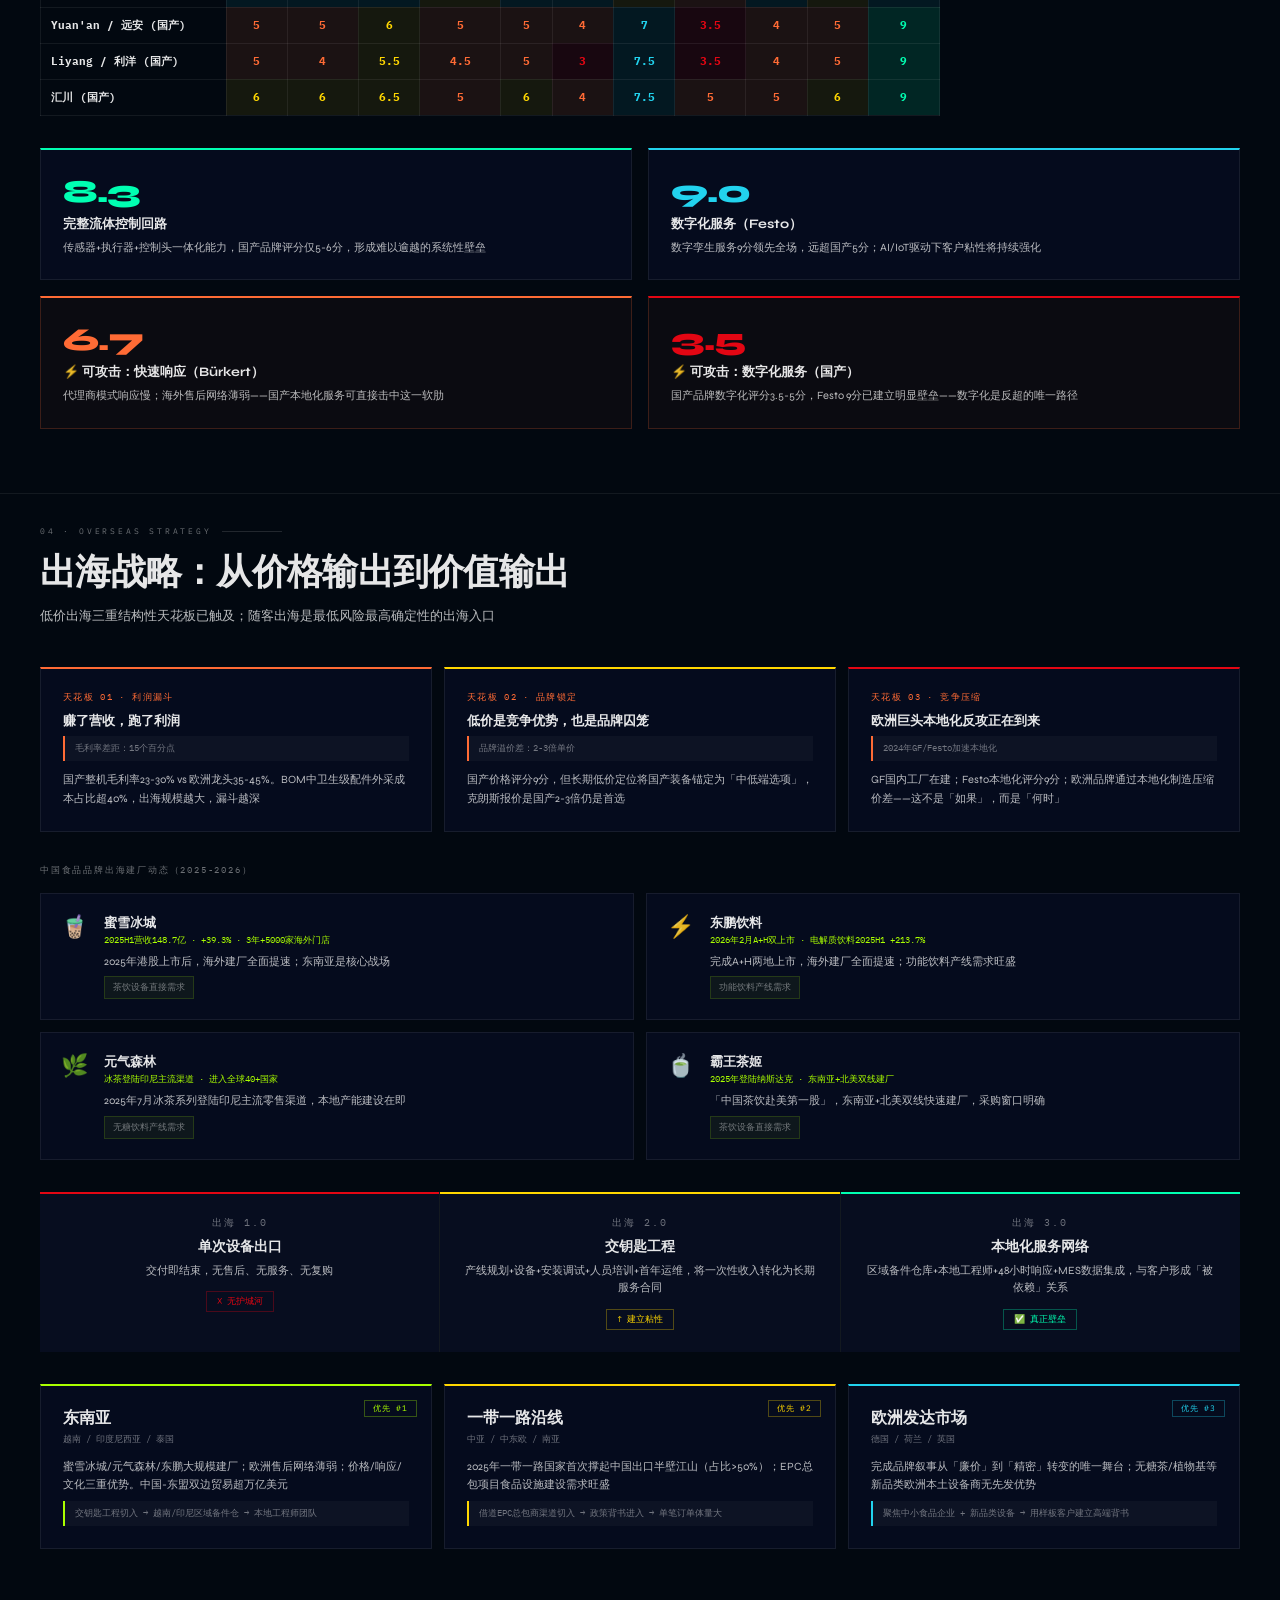
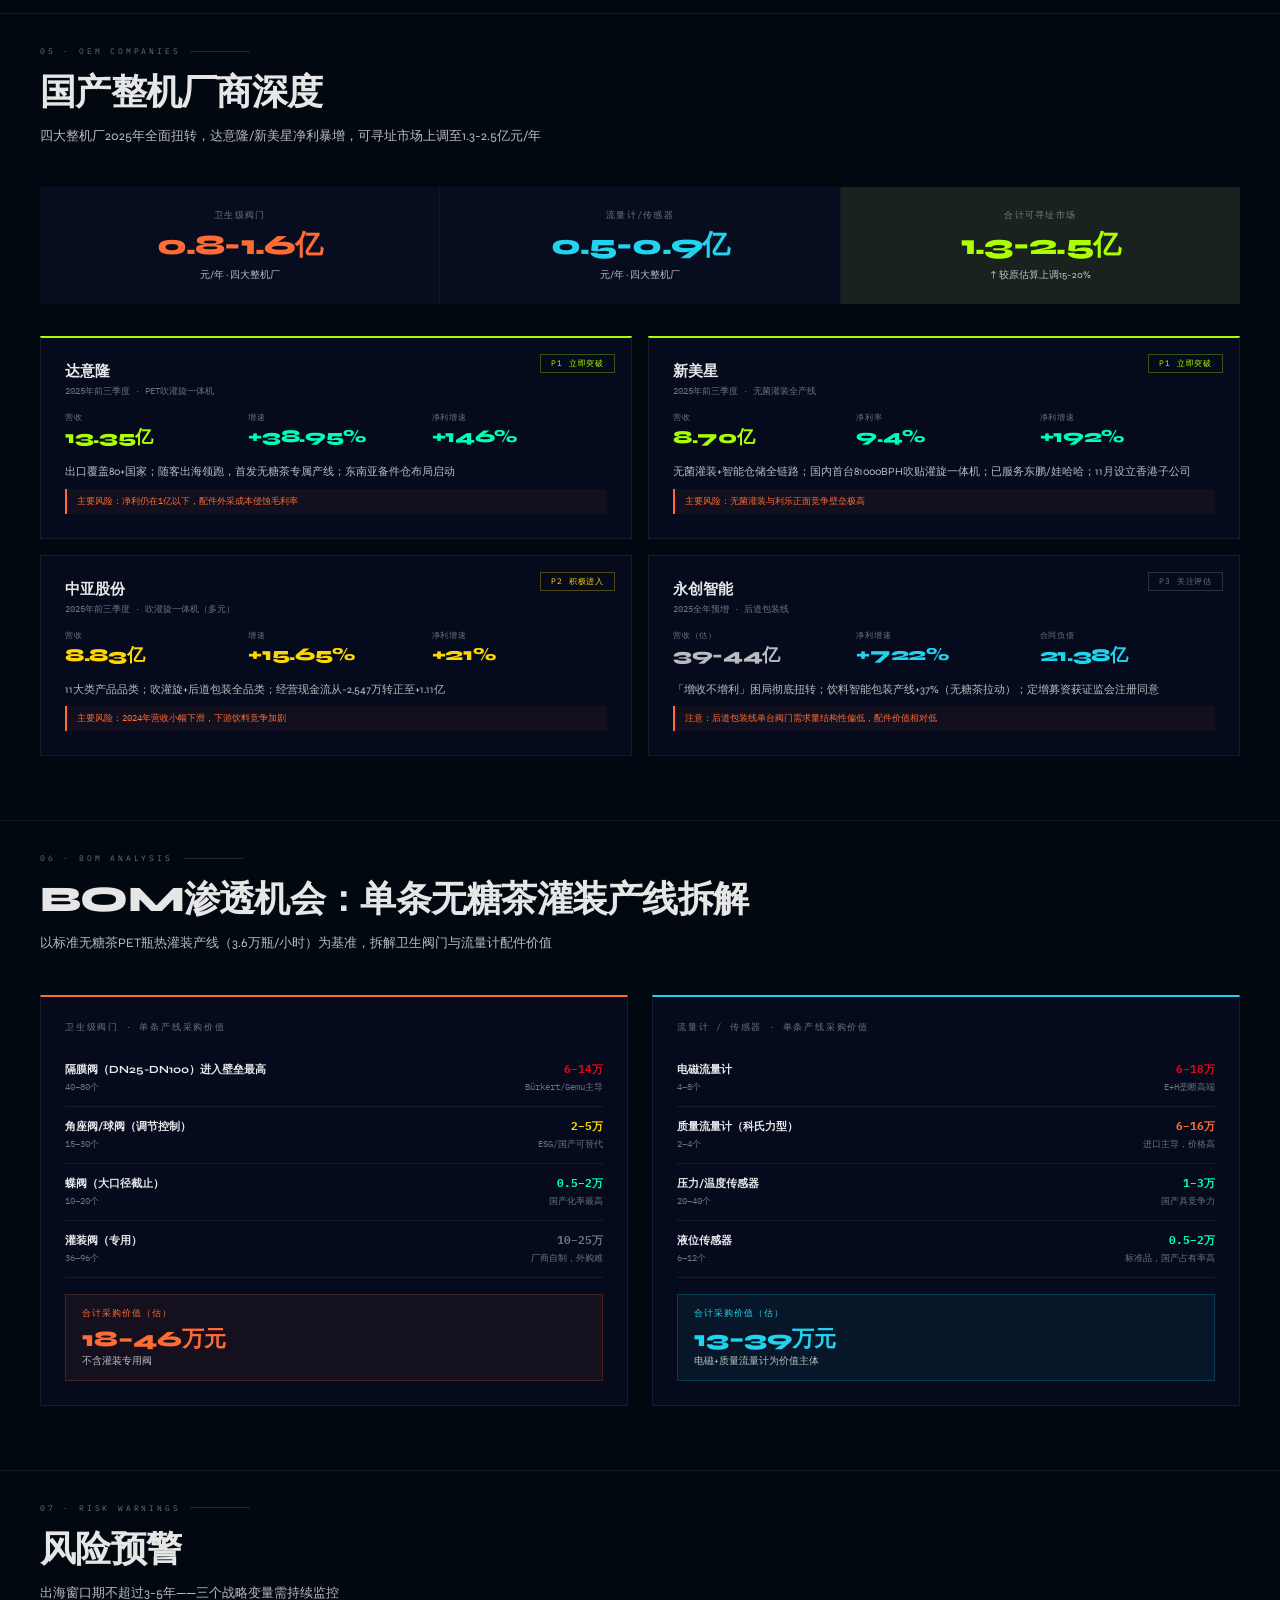
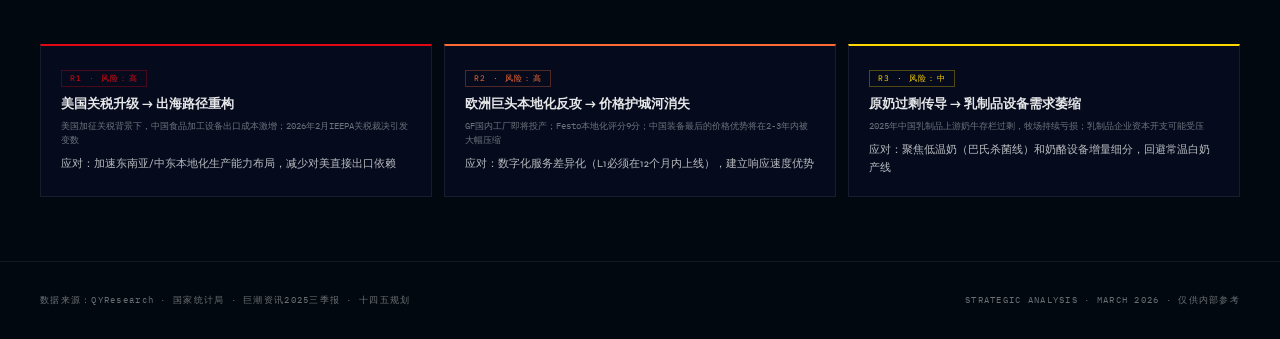
<file: food.html>
<!DOCTYPE html>
<html lang="zh-CN">
<head>
<meta charset="UTF-8"/><meta name="viewport" content="width=device-width,initial-scale=1"/>
<title>食品饮料装备 · 战略分析 2026</title>
<link href="https://fonts.googleapis.com/css2?family=IBM+Plex+Mono:wght@400;500;700&family=Syne:wght@400;700;800&display=swap" rel="stylesheet"/>
<style>
*,*::before,*::after{box-sizing:border-box;margin:0;padding:0}
:root{
  --bg:#020810;--bg2:rgba(6,13,32,.9);
  --red:#E30613;--cyan:#22d3ee;--green:#00FFB2;--gold:#FFD700;
  --purple:#BF80FF;--orange:#FF6B35;--teal:#00C8FF;--lime:#AAFF00;
  --text:rgba(255,255,255,.9);--text2:rgba(255,255,255,.72);--text3:rgba(255,255,255,.42);
  --border:rgba(255,255,255,.07);--border2:rgba(255,255,255,.13);
  --mono:'IBM Plex Mono',monospace;--display:'Syne',sans-serif;
}
html{scroll-behavior:smooth}
body{padding-top:52px;background:var(--bg);color:var(--text);font-family:var(--display);overflow-x:hidden}
::-webkit-scrollbar{width:3px}::-webkit-scrollbar-thumb{background:rgba(255,255,255,.08)}

/* NAV */






.nav-progress{position:absolute;bottom:0;left:0;height:1px;background:var(--lime);width:0%;transition:width .1s}

/* BG */
.bg-grid{position:fixed;inset:0;z-index:0;pointer-events:none;background-image:linear-gradient(rgba(255,255,255,.01) 1px,transparent 1px),linear-gradient(90deg,rgba(255,255,255,.01) 1px,transparent 1px);background-size:60px 60px}
.bg-g1{position:fixed;top:-20%;left:20%;width:80vw;height:600px;background:radial-gradient(ellipse,rgba(170,255,0,.03) 0%,transparent 65%);pointer-events:none;z-index:0}
.bg-g2{position:fixed;bottom:-10%;right:5%;width:50vw;height:500px;background:radial-gradient(ellipse,rgba(255,215,0,.025) 0%,transparent 70%);pointer-events:none;z-index:0}

.wrap{position:relative;z-index:1}
.section{max-width:1300px;margin:0 auto;padding:32px 40px 32px}
.divider{height:1px;background:var(--border);max-width:1300px;margin:0 auto}
.sec-label{font-family:var(--mono);font-size:8px;letter-spacing:.35em;color:var(--text3);margin-bottom:12px;display:flex;align-items:center;gap:10px}
.sec-label::after{content:'';flex:1;max-width:60px;height:1px;background:var(--border2)}
.sec-title{font-size:clamp(22px,3vw,36px);font-weight:800;letter-spacing:-.02em;margin-bottom:8px}
.sec-sub{color:var(--text2);font-size:13px;line-height:1.7;max-width:720px;margin-bottom:40px}

/* HERO */
.hero{padding:40px 40px 40px;max-width:1300px;margin:0 auto}
.hero-eye{font-family:var(--mono);font-size:9px;letter-spacing:.35em;color:var(--lime);margin-bottom:24px;display:flex;align-items:center;gap:12px}
.hero-eye::before{content:'';width:32px;height:1px;background:var(--lime)}
.hero-title{font-size:clamp(28px,3.5vw,44px);font-weight:800;line-height:1.0;letter-spacing:-.03em;margin-bottom:20px}
.hero-title .accent{color:var(--lime)}
.hero-sub{font-size:14px;color:var(--text2);max-width:600px;line-height:1.7;margin-bottom:48px}
.hero-note{font-family:var(--mono);font-size:8.5px;color:var(--text3);letter-spacing:.12em;margin-top:16px}

/* 5 conclusions */
.conclusions-grid{display:grid;grid-template-columns:repeat(5,1fr);gap:1px;background:var(--border);border:1px solid var(--border)}
.con-cell{background:var(--bg2);padding:20px;transition:background .2s;cursor:default}
.con-cell:hover{background:rgba(170,255,0,.04)}
.con-num{font-family:var(--mono);font-size:10px;color:var(--lime);letter-spacing:.15em;margin-bottom:10px}
.con-title{font-size:12px;font-weight:700;margin-bottom:6px;line-height:1.4}
.con-desc{font-size:10.5px;color:var(--text2);line-height:1.6}
.con-cell-top{position:relative;overflow:hidden}
.con-cell-top::before{content:'';position:absolute;top:0;left:0;right:0;height:2px;background:var(--lime)}

/* MARKET GRID */
.market-4{display:grid;grid-template-columns:repeat(4,1fr);gap:1px;background:var(--border);margin-bottom:32px}
.m4-cell{background:var(--bg2);padding:22px 18px}
.m4-label{font-family:var(--mono);font-size:8px;color:var(--text3);letter-spacing:.15em;margin-bottom:6px}
.m4-val{font-size:28px;font-weight:800;letter-spacing:-.03em;line-height:1;margin-bottom:4px}
.m4-note{font-size:10px;color:var(--text2)}

/* sector cards */
.sector-grid{display:grid;grid-template-columns:repeat(2,1fr);gap:16px;margin-bottom:32px}
.sector{background:var(--bg2);border:1px solid var(--border);padding:24px;transition:all .25s}
.sector:hover{border-color:var(--border2)}
.sector-tag{font-family:var(--mono);font-size:8px;letter-spacing:.2em;padding:3px 10px;border:1px solid;display:inline-block;margin-bottom:14px}
.sector-name{font-size:16px;font-weight:800;margin-bottom:4px}
.sector-size{font-size:28px;font-weight:800;letter-spacing:-.03em;margin-bottom:8px}
.sector-signals{display:flex;flex-direction:column;gap:6px;margin-top:12px}
.signal-row{display:flex;gap:8px;align-items:flex-start;font-size:11px;color:var(--text2);line-height:1.5}
.signal-row::before{content:'▸';color:var(--text3);flex-shrink:0;font-size:9px;margin-top:2px}

/* supply chain */
.chain-layers{display:flex;flex-direction:column;gap:1px}
.chain-layer{display:grid;grid-template-columns:160px 1fr;background:var(--border)}
.chain-label-cell{background:var(--bg2);padding:16px 20px;display:flex;align-items:center}
.chain-label-text{font-family:var(--mono);font-size:9px;letter-spacing:.15em;font-weight:700}
.chain-content{background:rgba(6,13,32,.7);padding:16px 20px;font-size:11px;color:var(--text2);line-height:1.7;display:flex;align-items:center;flex-wrap:wrap;gap:8px}
.chain-tag{padding:2px 8px;font-family:var(--mono);font-size:8px;letter-spacing:.1em;border:1px solid rgba(255,255,255,.12);color:var(--text3)}

/* substitution table */
.sub-table{width:100%;border-collapse:collapse;margin-bottom:32px}
.sub-table th{font-family:var(--mono);font-size:8px;letter-spacing:.12em;color:var(--text3);padding:10px 14px;text-align:left;border-bottom:1px solid var(--border)}
.sub-table td{padding:12px 14px;border-bottom:1px solid var(--border);font-size:11px;vertical-align:middle}
.sub-table tr:hover td{background:rgba(255,255,255,.02)}
.rate-bar{height:4px;background:rgba(255,255,255,.06);border-radius:2px;overflow:hidden;margin-top:5px;width:100px}
.rate-fill{height:100%;border-radius:2px}
.risk-badge{padding:2px 8px;font-family:var(--mono);font-size:8px;letter-spacing:.1em;border:1px solid}

/* CI heatmap */
.ci-wrap{overflow-x:auto;margin-bottom:32px}
.ci-table{border-collapse:collapse;min-width:900px}
.ci-table th{font-family:var(--mono);font-size:8px;letter-spacing:.1em;color:var(--text3);padding:8px 10px;text-align:center;border:1px solid var(--border);white-space:nowrap}
.ci-table th:first-child{text-align:left;min-width:140px}
.ci-table td{padding:10px;border:1px solid var(--border);text-align:center;font-family:var(--mono);font-size:11px;font-weight:700}
.ci-score-high{background:rgba(0,255,178,.12);color:var(--green)}
.ci-score-mid{background:rgba(34,211,238,.08);color:var(--cyan)}
.ci-score-ok{background:rgba(255,215,0,.08);color:var(--gold)}
.ci-score-low{background:rgba(255,107,53,.1);color:var(--orange)}
.ci-score-vlow{background:rgba(227,6,19,.1);color:var(--red)}
.ci-company{text-align:left!important;font-size:11px;font-weight:700;color:var(--text)}

/* moats */
.moats{display:grid;grid-template-columns:1fr 1fr;gap:16px;margin-bottom:32px}
.moat{background:var(--bg2);border:1px solid var(--border);padding:22px}
.moat-score{font-size:32px;font-weight:800;letter-spacing:-.03em;margin-bottom:4px}
.moat-title{font-size:13px;font-weight:700;margin-bottom:6px}
.moat-desc{font-size:11px;color:var(--text2);line-height:1.7}
.moat.attack{background:rgba(255,107,53,.04);border-color:rgba(255,107,53,.2)}

/* overseas */
.ceiling-grid{display:grid;grid-template-columns:repeat(3,1fr);gap:12px;margin-bottom:32px}
.ceiling{background:var(--bg2);border:1px solid var(--border);padding:22px;position:relative}
.ceiling-num{font-family:var(--mono);font-size:9px;color:var(--orange);letter-spacing:.15em;margin-bottom:8px}
.ceiling-title{font-size:13px;font-weight:700;margin-bottom:6px}
.ceiling-signal{font-family:var(--mono);font-size:9px;color:var(--text3);margin-bottom:10px;padding:6px 10px;background:rgba(255,255,255,.03);border-left:2px solid var(--orange)}
.ceiling-desc{font-size:11px;color:var(--text2);line-height:1.7}

/* brand outgoing */
.brands-grid{display:grid;grid-template-columns:repeat(2,1fr);gap:12px;margin-bottom:32px}
.brand-card{background:var(--bg2);border:1px solid var(--border);padding:20px;display:flex;gap:16px;align-items:flex-start;transition:border-color .2s}
.brand-card:hover{border-color:var(--border2)}
.brand-icon{font-size:22px;flex-shrink:0}
.brand-name{font-size:13px;font-weight:800;margin-bottom:2px}
.brand-stat{font-family:var(--mono);font-size:9px;color:var(--lime);margin-bottom:6px}
.brand-desc{font-size:11px;color:var(--text2);line-height:1.6}
.brand-equip{font-family:var(--mono);font-size:8.5px;color:var(--text3);margin-top:6px;padding:4px 8px;background:rgba(170,255,0,.05);border:1px solid rgba(170,255,0,.15);display:inline-block}

/* model evolution */
.models{display:grid;grid-template-columns:repeat(3,1fr);gap:1px;background:var(--border);margin-bottom:32px}
.model{background:var(--bg2);padding:22px;text-align:center}
.model-ver{font-family:var(--mono);font-size:10px;color:var(--text3);letter-spacing:.2em;margin-bottom:8px}
.model-name{font-size:14px;font-weight:800;margin-bottom:6px}
.model-desc{font-size:11px;color:var(--text2);line-height:1.6;margin-bottom:10px}
.model-verdict{font-family:var(--mono);font-size:9px;padding:3px 10px;border:1px solid;display:inline-block}

/* geo */
.geo-grid{display:grid;grid-template-columns:repeat(3,1fr);gap:12px;margin-bottom:32px}
.geo{background:var(--bg2);border:1px solid var(--border);padding:22px;position:relative}
.geo-pri{position:absolute;top:14px;right:14px;font-family:var(--mono);font-size:8px;padding:2px 8px;border:1px solid;letter-spacing:.1em}
.geo-name{font-size:16px;font-weight:800;margin-bottom:4px}
.geo-countries{font-family:var(--mono);font-size:9px;color:var(--text3);margin-bottom:12px}
.geo-why{font-size:11px;color:var(--text2);line-height:1.6;margin-bottom:8px}
.geo-how{font-family:var(--mono);font-size:9px;color:var(--text3);padding:6px 10px;background:rgba(255,255,255,.03);border-left:2px solid}

/* machine companies */
.machine-grid{display:grid;grid-template-columns:repeat(2,1fr);gap:16px;margin-bottom:32px}
.mco{background:var(--bg2);border:1px solid var(--border);padding:24px;position:relative}
.mco-name{font-size:15px;font-weight:800;margin-bottom:4px}
.mco-period{font-family:var(--mono);font-size:8.5px;color:var(--text3);margin-bottom:14px}
.mco-stats{display:grid;grid-template-columns:repeat(3,1fr);gap:8px;margin-bottom:14px}
.mco-stat-label{font-family:var(--mono);font-size:7.5px;color:var(--text3);letter-spacing:.1em;margin-bottom:2px}
.mco-stat-val{font-size:18px;font-weight:800;letter-spacing:-.02em}
.mco-moat{font-size:11px;color:var(--text2);line-height:1.6;margin-bottom:8px}
.mco-risk{font-family:var(--mono);font-size:9px;color:var(--orange);padding:6px 10px;background:rgba(255,107,53,.05);border-left:2px solid var(--orange)}
.mco-priority{position:absolute;top:16px;right:16px;font-family:var(--mono);font-size:8px;padding:3px 10px;border:1px solid;letter-spacing:.1em}

/* BOM analysis */
.bom-section{display:grid;grid-template-columns:1fr 1fr;gap:24px;margin-bottom:32px}
.bom-card{background:var(--bg2);border:1px solid var(--border);padding:24px}
.bom-card-title{font-family:var(--mono);font-size:9px;letter-spacing:.2em;color:var(--text3);margin-bottom:16px}
.bom-row{display:flex;align-items:center;gap:10px;margin-bottom:10px}
.bom-name{font-size:11px;flex:1;min-width:0}
.bom-val{font-family:var(--mono);font-size:10px;font-weight:700;min-width:60px;text-align:right}
.bom-track{width:80px;flex-shrink:0;height:3px;background:rgba(255,255,255,.06);border-radius:2px;overflow:hidden}
.bom-fill{height:100%;border-radius:2px}
.bom-risk{font-size:9px;color:var(--text3)}

/* addressable market */
.tam-strip{display:grid;grid-template-columns:repeat(3,1fr);gap:1px;background:var(--border);margin-bottom:32px}
.tam-cell{background:var(--bg2);padding:22px;text-align:center}
.tam-val{font-size:28px;font-weight:800;letter-spacing:-.03em;margin-bottom:4px}
.tam-label{font-family:var(--mono);font-size:8.5px;color:var(--text3);letter-spacing:.15em;margin-bottom:4px}
.tam-note{font-size:10px;color:var(--text2)}

/* risks */
.risks{display:grid;grid-template-columns:repeat(3,1fr);gap:12px;margin-bottom:32px}
.risk-card{background:var(--bg2);border:1px solid var(--border);padding:20px}
.risk-level{font-family:var(--mono);font-size:8px;letter-spacing:.15em;margin-bottom:8px;padding:2px 8px;border:1px solid;display:inline-block}
.risk-title{font-size:13px;font-weight:700;margin-bottom:6px}
.risk-signal{font-family:var(--mono);font-size:9px;color:var(--text3);margin-bottom:8px;line-height:1.6}
.risk-action{font-size:11px;color:var(--text2);line-height:1.6}

/* priority table */
.priority-list{display:flex;flex-direction:column;gap:10px}
.pri{background:var(--bg2);border:1px solid var(--border);padding:18px 22px;display:flex;gap:16px;align-items:flex-start;transition:border-color .2s}
.pri:hover{border-color:var(--border2)}
.pri-badge{flex-shrink:0;padding:4px 12px;font-family:var(--mono);font-size:9px;font-weight:700;letter-spacing:.15em;border:1px solid;white-space:nowrap}
.pri-company{font-size:13px;font-weight:700;margin-bottom:2px}
.pri-reason{font-size:11px;color:var(--text2);line-height:1.6}

/* progress bars */
.prog-row{margin-bottom:12px}
.prog-label{display:flex;justify-content:space-between;margin-bottom:4px}
.prog-name{font-size:11px;color:var(--text2)}
.prog-val{font-family:var(--mono);font-size:10px;font-weight:700}
.prog-track{height:4px;background:rgba(255,255,255,.06);border-radius:2px;overflow:hidden}
.prog-fill{height:100%;border-radius:2px;transition:width 1.4s cubic-bezier(.16,1,.3,1)}

.reveal{opacity:0;transform:translateY(20px);transition:all .7s cubic-bezier(.16,1,.3,1)}
.reveal.visible{opacity:1;transform:translateY(0)}

@media(max-width:900px){
  .conclusions-grid{grid-template-columns:1fr 1fr}
  .market-4,.models,.tam-strip{grid-template-columns:1fr 1fr}
  .sector-grid,.moats,.brands-grid,.machine-grid,.bom-section,.geo-grid,.ceiling-grid,.risks{grid-template-columns:1fr}
  .chain-layer{grid-template-columns:1fr}
}
@media(max-width:600px){
  .section,.hero{padding-left:20px;padding-right:20px}
  
  .conclusions-grid,.market-4{grid-template-columns:1fr}
}

/* ── CURSOR ── */
#cursor-glow{position:fixed;pointer-events:none;z-index:99999;width:320px;height:320px;border-radius:50%;transform:translate(-50%,-50%);background:radial-gradient(circle,rgba(170,255,0,.06) 0%,rgba(0,200,255,.04) 30%,transparent 70%);transition:opacity .3s ease;mix-blend-mode:screen}
#cursor-dot{position:fixed;pointer-events:none;z-index:100000;width:24px;height:24px;border-radius:50%;background:transparent;border:1.5px solid rgba(170,255,0,.8);transform:translate(-50%,-50%);box-shadow:0 0 8px rgba(170,255,0,.4),inset 0 0 6px rgba(170,255,0,.2);transition:width .2s ease,height .2s ease,border-color .2s,box-shadow .2s}
body:has(a:hover) #cursor-dot,body:has(button:hover) #cursor-dot,body:has([onclick]:hover) #cursor-dot{width:36px;height:36px;border-color:rgba(255,215,0,.9);box-shadow:0 0 16px rgba(255,215,0,.4),inset 0 0 10px rgba(255,215,0,.08)}

























#site-nav{position:fixed;top:0;left:0;right:0;z-index:10000;background:rgba(2,5,18,.92);backdrop-filter:blur(24px);-webkit-backdrop-filter:blur(24px);border-bottom:1px solid rgba(255,255,255,.07)}
.nav-inner{max-width:1380px;margin:0 auto;padding:0 32px;display:flex;align-items:center;height:52px}
.nav-links{display:flex;gap:4px;margin-left:auto;flex-wrap:wrap}
.nav-link{padding:5px 12px;font-size:11px;font-family:'IBM Plex Mono',monospace;letter-spacing:.08em;color:rgba(255,255,255,.65);text-decoration:none;border:1px solid transparent;transition:all .2s;white-space:nowrap}
.nav-link:hover{color:#fff;border-color:rgba(255,255,255,.12);background:rgba(255,255,255,.04)}

/* HERO SYNC */
.hero-title .a1{color:var(--lime)}
.hero-title .a2{color:rgba(255,255,255,.45)}
</style>
</head>
<body>
<div id="cursor-glow"></div>
<div id="cursor-dot"></div>

<div class="bg-grid"></div>
<div class="bg-g1"></div>
<div class="bg-g2"></div>

<nav id="site-nav">
  <div class="nav-inner">
    <div class="nav-links">
      <a href="index.html" class="nav-link">总览</a>
      <a href="macro.html" class="nav-link">宏观脉搏</a>
      <a href="liquid.html" class="nav-link">AI 液冷</a>
      <a href="semiconductor.html" class="nav-link">半导体 SBU</a>
      <a href="mscc.html" class="nav-link">质谱·色谱</a>
      <a href="pharma.html" class="nav-link">制药装备</a>
      <a href="food.html" class="nav-link" style="color:#AAFF00;border-color:#AAFF00;background:rgba(170,255,0,.08)">食品饮料</a>
      <a href="hydrogen.html" class="nav-link">氢能行业</a>
      <a href="customers.html" class="nav-link">客户监控</a>
    </div>
  </div>
</nav>

<div class="wrap">

<!-- HERO -->
<div class="hero">
  <div class="hero-eye">STRATEGY RESEARCH · FOOD & BEVERAGE EQUIPMENT · 2026</div>
  <h1 class="hero-title">食品饮料装备行业<br/><span class="a1">产业链全景</span><span class="a2">与出海战略</span></h1>
  <p class="hero-sub">系统覆盖食品饮料装备产业链全景，含竞争情报CI评分、BOM拆解、可寻址市场测算与出海战略</p>

  <!-- 5 conclusions -->
  <div class="conclusions-grid reveal">
    <div class="con-cell con-cell-top">
      <div class="con-num">01</div>
      <div class="con-title">市场规模：3.8万亿大盘，装备是隐形受益者</div>
      <div class="con-desc">无糖茶/功能饮料高速增长，直接拉动新型灌装产线投资需求</div>
    </div>
    <div class="con-cell" style="border-top:2px solid var(--gold)">
      <div class="con-num">02</div>
      <div class="con-title">配件是利润漏斗，也是最大白地</div>
      <div class="con-desc">卫生级阀门/传感器国产化率15-30%，BOM配件外采超40%</div>
    </div>
    <div class="con-cell" style="border-top:2px solid var(--orange)">
      <div class="con-num">03</div>
      <div class="con-title">竞争情报：Festo数字化9分，国产仅5分</div>
      <div class="con-desc">差距即机会——响应速度是最大可攻击薄弱点</div>
    </div>
    <div class="con-cell" style="border-top:2px solid var(--cyan)">
      <div class="con-num">04</div>
      <div class="con-title">随中国食品品牌出海是最低风险入口</div>
      <div class="con-desc">蜜雪冰城3年+5000家海外门店，东鹏、元气森林加速建厂</div>
    </div>
    <div class="con-cell" style="border-top:2px solid var(--purple)">
      <div class="con-num">05</div>
      <div class="con-title">三位一体，缺一不可</div>
      <div class="con-desc">随客出海 + 配件自主化 + 数字化服务，从价格输出到价值输出</div>
    </div>
  </div>
  <div class="hero-note">数据截止：2026年2月 · 仅供内部战略参考</div>
</div>

<div class="divider"></div>

<!-- 01 INDUSTRY OVERVIEW -->
<div class="section reveal">
  <div class="sec-label" id="s01">01 · INDUSTRY OVERVIEW</div>
  <h2 class="sec-title">行业全景：3.8万亿大盘</h2>
  <p class="sec-sub">2025年中国食品饮料工业营收规模约3.8万亿元，四大赛道结构性分化，无糖茶/功能饮料高速增长</p>

  <div class="market-4 reveal">
    <div class="m4-cell">
      <div class="m4-label">食品饮料市场总规模</div>
      <div class="m4-val" style="color:var(--lime)">3.8万亿</div>
      <div class="m4-note">2025E · 粮油食品零售增速9.9%</div>
    </div>
    <div class="m4-cell">
      <div class="m4-label">全国饮料总产量</div>
      <div class="m4-val" style="color:var(--cyan)">188.2百万吨</div>
      <div class="m4-note">2024年 · +6.3% YoY</div>
    </div>
    <div class="m4-cell">
      <div class="m4-label">全球食品饮料设备市场</div>
      <div class="m4-val" style="color:var(--gold)">769亿美元</div>
      <div class="m4-note">2025年 · CAGR 5.87% → 1146亿@2032</div>
    </div>
    <div class="m4-cell">
      <div class="m4-label">十四五总产值目标</div>
      <div class="m4-val" style="color:var(--purple)">1,500亿</div>
      <div class="m4-note">食品包装机械 · 2025年目标</div>
    </div>
  </div>

  <div class="sector-grid reveal">
    <div class="sector" style="border-top:2px solid var(--lime)">
      <div class="sector-tag" style="color:var(--lime);border-color:rgba(170,255,0,.3)">饮料</div>
      <div class="sector-name">无糖茶引领品类重构</div>
      <div class="sector-size" style="color:var(--lime)">~8,000亿元</div>
      <div class="sector-signals">
        <div class="signal-row">无糖茶2024年翻倍增长，超越碳酸饮料成饮料市场份额第一品类</div>
        <div class="signal-row">功能饮料+45%（东鹏）；电解质水+213%（东鹏补水啦）</div>
        <div class="signal-row">全新产线投资旺盛，无糖茶灌装+后道包装需求最强</div>
        <div class="signal-row">东鹏饮料2026年2月完成A+H两地上市</div>
      </div>
    </div>
    <div class="sector" style="border-top:2px solid var(--cyan)">
      <div class="sector-tag" style="color:var(--cyan);border-color:rgba(34,211,238,.3)">乳制品</div>
      <div class="sector-name">双寡头格局，低温奶是增量</div>
      <div class="sector-size" style="color:var(--cyan)">~7,000亿元</div>
      <div class="sector-signals">
        <div class="signal-row">CR2=45.5%（伊利23%+蒙牛22%），格局稳固</div>
        <div class="signal-row">2025年原奶过剩是全行业头号风险，常温无菌线新增需求减少</div>
        <div class="signal-row">低温鲜奶渗透率持续提升，巴氏杀菌灌装设备需求旺盛</div>
        <div class="signal-row">宁夏伊利新增2条1L砖产线，2026年1月已投产</div>
      </div>
    </div>
    <div class="sector" style="border-top:2px solid var(--gold)">
      <div class="sector-tag" style="color:var(--gold);border-color:rgba(255,215,0,.3)">酒类</div>
      <div class="sector-name">白酒缩量周期，技改红利强</div>
      <div class="sector-size" style="color:var(--gold)">7,563亿+240亿</div>
      <div class="sector-signals">
        <div class="signal-row">白酒第8年连续产量下滑（2024年414.5万千升，-1.8%）</div>
        <div class="signal-row">上市公司技改投资超400亿，年均60亿，确定性高</div>
        <div class="signal-row">果酒/低度酒：200-240亿元，5年CAGR&gt;20%，新建产线快速释放</div>
        <div class="signal-row">300-500元价格带动销最佳；高端技改积极</div>
      </div>
    </div>
    <div class="sector" style="border-top:2px solid var(--purple)">
      <div class="sector-tag" style="color:var(--purple);border-color:rgba(191,128,255,.3)">食品添加剂/淀粉糖</div>
      <div class="sector-name">B2B隐形价值，逆周期稳定</div>
      <div class="sector-size" style="color:var(--purple)">~1,400亿元</div>
      <div class="sector-signals">
        <div class="signal-row">代糖（赤藓糖醇/甜菊糖苷）随无糖热潮高速增长</div>
        <div class="signal-row">淀粉糖CAGR 5-7%，其中饮料消费占比36%</div>
        <div class="signal-row">行业不存在明显周期性，下游刚需，改扩建项目连续</div>
        <div class="signal-row">集中度低+技术壁垒高=国产设备突破窗口</div>
      </div>
    </div>
  </div>
</div>

<div class="divider"></div>

<!-- 02 SUPPLY CHAIN -->
<div class="section reveal">
  <div class="sec-label" id="s02">02 · SUPPLY CHAIN</div>
  <h2 class="sec-title">设备产业链：四层结构</h2>
  <p class="sec-sub">越往上游国产化率越低；配件层是整个产业链中国产化率最低、外资主导最强的环节</p>

  <div class="chain-layers reveal" style="margin-bottom:32px">
    <div class="chain-layer">
      <div class="chain-label-cell" style="background:rgba(170,255,0,.06)">
        <div class="chain-label-text" style="color:var(--lime)">下游客户</div>
      </div>
      <div class="chain-content">饮料企业 &nbsp;·&nbsp; 乳品企业 &nbsp;·&nbsp; 酒类企业 &nbsp;·&nbsp; 食品企业</div>
    </div>
    <div class="chain-layer">
      <div class="chain-label-cell" style="background:rgba(34,211,238,.05)">
        <div class="chain-label-text" style="color:var(--cyan)">整机层</div>
      </div>
      <div class="chain-content">
        <span class="chain-tag">加工设备</span>
        <span class="chain-tag">灌装设备</span>
        <span class="chain-tag">包装设备</span>
        <span style="font-family:var(--mono);font-size:9px;color:var(--cyan);margin-left:8px">国产化率 65-80%</span>
      </div>
    </div>
    <div class="chain-layer">
      <div class="chain-label-cell" style="background:rgba(255,215,0,.05)">
        <div class="chain-label-text" style="color:var(--gold)">子系统层</div>
      </div>
      <div class="chain-content">
        <span class="chain-tag">控制系统</span>
        <span class="chain-tag">流体管路</span>
        <span class="chain-tag">传动系统</span>
        <span class="chain-tag">检测系统</span>
        <span class="chain-tag">CIP</span>
        <span style="font-family:var(--mono);font-size:9px;color:var(--gold);margin-left:8px">国产化率 40-60%</span>
      </div>
    </div>
    <div class="chain-layer">
      <div class="chain-label-cell" style="background:rgba(255,107,53,.06)">
        <div class="chain-label-text" style="color:var(--orange)">配件层 ⭐</div>
      </div>
      <div class="chain-content">
        <span class="chain-tag">密封件</span>
        <span class="chain-tag">卫生级阀门/泵</span>
        <span class="chain-tag">轴承</span>
        <span class="chain-tag">伺服电机</span>
        <span class="chain-tag">传感器</span>
        <span class="chain-tag">PLC</span>
        <span style="font-family:var(--mono);font-size:9px;color:var(--orange);margin-left:8px">国产化率 15-55%</span>
      </div>
    </div>
  </div>

  <!-- 7 component types -->
  <div style="overflow-x:auto">
    <table class="sub-table reveal">
      <thead>
        <tr>
          <th>配件品类</th>
          <th>主要外资供应商</th>
          <th>国产现状</th>
          <th>国产化率</th>
          <th>风险等级</th>
        </tr>
      </thead>
      <tbody id="comp-tbody"></tbody>
    </table>
  </div>

  <!-- Substitution maturity -->
  <div style="background:var(--bg2);border:1px solid var(--border);padding:28px;margin-top:24px" class="reveal">
    <div style="font-family:var(--mono);font-size:9px;color:var(--text3);letter-spacing:.2em;margin-bottom:20px">国产替代成熟度评估</div>
    <div id="sub-bars"></div>
    <div style="font-family:var(--mono);font-size:8.5px;color:var(--text3);margin-top:16px;padding-top:16px;border-top:1px solid var(--border)">
      2024年中国包装专用机械产量同比 +117.82%，国产替代从「观望期」进入「加速期」
    </div>
  </div>
</div>

<div class="divider"></div>

<!-- 03 CI HEATMAP -->
<div class="section reveal">
  <div class="sec-label" id="s03">03 · COMPETITIVE INTELLIGENCE</div>
  <h2 class="sec-title">竞争情报评分热力图</h2>
  <p class="sec-sub">10维度 × 9企业全景 · 绿色≥8.5 / 蓝色7-8.4 / 橙色5.5-6.9 / 红色&lt;5.5</p>

  <div class="ci-wrap reveal">
    <table class="ci-table" id="ci-table"></table>
  </div>

  <!-- Moats and weaknesses -->
  <div class="moats reveal">
    <div class="moat" style="border-top:2px solid var(--green)">
      <div class="moat-score" style="color:var(--green)">8.3</div>
      <div class="moat-title">完整流体控制回路</div>
      <div class="moat-desc">传感器+执行器+控制头一体化能力，国产品牌评分仅5-6分，形成难以逾越的系统性壁垒</div>
    </div>
    <div class="moat" style="border-top:2px solid var(--cyan)">
      <div class="moat-score" style="color:var(--cyan)">9.0</div>
      <div class="moat-title">数字化服务（Festo）</div>
      <div class="moat-desc">数字孪生服务9分领先全场，远超国产5分；AI/IoT驱动下客户粘性将持续强化</div>
    </div>
    <div class="moat attack" style="border-top:2px solid var(--orange)">
      <div class="moat-score" style="color:var(--orange)">6.7</div>
      <div class="moat-title">⚡ 可攻击：快速响应（Bürkert）</div>
      <div class="moat-desc">代理商模式响应慢；海外售后网络薄弱——国产本地化服务可直接击中这一软肋</div>
    </div>
    <div class="moat attack" style="border-top:2px solid var(--red)">
      <div class="moat-score" style="color:var(--red)">3.5</div>
      <div class="moat-title">⚡ 可攻击：数字化服务（国产）</div>
      <div class="moat-desc">国产品牌数字化评分3.5-5分，Festo 9分已建立明显壁垒——数字化是反超的唯一路径</div>
    </div>
  </div>
</div>

<div class="divider"></div>

<!-- 04 OVERSEAS -->
<div class="section reveal">
  <div class="sec-label" id="s04">04 · OVERSEAS STRATEGY</div>
  <h2 class="sec-title">出海战略：从价格输出到价值输出</h2>
  <p class="sec-sub">低价出海三重结构性天花板已触及；随客出海是最低风险最高确定性的出海入口</p>

  <!-- 3 ceilings -->
  <div class="ceiling-grid reveal">
    <div class="ceiling" style="border-top:2px solid var(--orange)">
      <div class="ceiling-num">天花板 01 · 利润漏斗</div>
      <div class="ceiling-title">赚了营收，跑了利润</div>
      <div class="ceiling-signal">毛利率差距：15个百分点</div>
      <div class="ceiling-desc">国产整机毛利率23-30% vs 欧洲龙头35-45%。BOM中卫生级配件外采成本占比超40%，出海规模越大，漏斗越深</div>
    </div>
    <div class="ceiling" style="border-top:2px solid var(--gold)">
      <div class="ceiling-num">天花板 02 · 品牌锁定</div>
      <div class="ceiling-title">低价是竞争优势，也是品牌囚笼</div>
      <div class="ceiling-signal">品牌溢价差：2-3倍单价</div>
      <div class="ceiling-desc">国产价格评分9分，但长期低价定位将国产装备锚定为「中低端选项」，克朗斯报价是国产2-3倍仍是首选</div>
    </div>
    <div class="ceiling" style="border-top:2px solid var(--red)">
      <div class="ceiling-num">天花板 03 · 竞争压缩</div>
      <div class="ceiling-title">欧洲巨头本地化反攻正在到来</div>
      <div class="ceiling-signal">2024年GF/Festo加速本地化</div>
      <div class="ceiling-desc">GF国内工厂在建；Festo本地化评分9分；欧洲品牌通过本地化制造压缩价差——这不是「如果」，而是「何时」</div>
    </div>
  </div>

  <!-- Brand outgoing -->
  <div style="font-family:var(--mono);font-size:9px;color:var(--text3);letter-spacing:.2em;margin-bottom:16px">中国食品品牌出海建厂动态（2025-2026）</div>
  <div class="brands-grid reveal">
    <div class="brand-card">
      <div class="brand-icon">🧋</div>
      <div>
        <div class="brand-name">蜜雪冰城</div>
        <div class="brand-stat">2025H1营收148.7亿 · +39.3% · 3年+5000家海外门店</div>
        <div class="brand-desc">2025年港股上市后，海外建厂全面提速；东南亚是核心战场</div>
        <div class="brand-equip">茶饮设备直接需求</div>
      </div>
    </div>
    <div class="brand-card">
      <div class="brand-icon">⚡</div>
      <div>
        <div class="brand-name">东鹏饮料</div>
        <div class="brand-stat">2026年2月A+H双上市 · 电解质饮料2025H1 +213.7%</div>
        <div class="brand-desc">完成A+H两地上市，海外建厂全面提速；功能饮料产线需求旺盛</div>
        <div class="brand-equip">功能饮料产线需求</div>
      </div>
    </div>
    <div class="brand-card">
      <div class="brand-icon">🌿</div>
      <div>
        <div class="brand-name">元气森林</div>
        <div class="brand-stat">冰茶登陆印尼主流渠道 · 进入全球40+国家</div>
        <div class="brand-desc">2025年7月冰茶系列登陆印尼主流零售渠道，本地产能建设在即</div>
        <div class="brand-equip">无糖饮料产线需求</div>
      </div>
    </div>
    <div class="brand-card">
      <div class="brand-icon">🍵</div>
      <div>
        <div class="brand-name">霸王茶姬</div>
        <div class="brand-stat">2025年登陆纳斯达克 · 东南亚+北美双线建厂</div>
        <div class="brand-desc">「中国茶饮赴美第一股」，东南亚+北美双线快速建厂，采购窗口明确</div>
        <div class="brand-equip">茶饮设备直接需求</div>
      </div>
    </div>
  </div>

  <!-- Model evolution -->
  <div class="models reveal">
    <div class="model" style="border-top:2px solid var(--red)">
      <div class="model-ver">出海 1.0</div>
      <div class="model-name">单次设备出口</div>
      <div class="model-desc">交付即结束，无售后、无服务、无复购</div>
      <div class="model-verdict" style="color:var(--red);border-color:rgba(227,6,19,.3)">❌ 无护城河</div>
    </div>
    <div class="model" style="border-top:2px solid var(--gold)">
      <div class="model-ver">出海 2.0</div>
      <div class="model-name">交钥匙工程</div>
      <div class="model-desc">产线规划+设备+安装调试+人员培训+首年运维，将一次性收入转化为长期服务合同</div>
      <div class="model-verdict" style="color:var(--gold);border-color:rgba(255,215,0,.3)">↑ 建立粘性</div>
    </div>
    <div class="model" style="border-top:2px solid var(--green)">
      <div class="model-ver">出海 3.0</div>
      <div class="model-name">本地化服务网络</div>
      <div class="model-desc">区域备件仓库+本地工程师+48小时响应+MES数据集成，与客户形成「被依赖」关系</div>
      <div class="model-verdict" style="color:var(--green);border-color:rgba(0,255,178,.3)">✅ 真正壁垒</div>
    </div>
  </div>

  <!-- 3 geo markets -->
  <div class="geo-grid reveal">
    <div class="geo" style="border-top:2px solid var(--lime)">
      <div class="geo-pri" style="color:var(--lime);border-color:rgba(170,255,0,.3)">优先 #1</div>
      <div class="geo-name">东南亚</div>
      <div class="geo-countries">越南 / 印度尼西亚 / 泰国</div>
      <div class="geo-why">蜜雪冰城/元气森林/东鹏大规模建厂；欧洲售后网络薄弱；价格/响应/文化三重优势。中国-东盟双边贸易超万亿美元</div>
      <div class="geo-how" style="border-color:var(--lime)">交钥匙工程切入 → 越南/印尼区域备件仓 → 本地工程师团队</div>
    </div>
    <div class="geo" style="border-top:2px solid var(--gold)">
      <div class="geo-pri" style="color:var(--gold);border-color:rgba(255,215,0,.3)">优先 #2</div>
      <div class="geo-name">一带一路沿线</div>
      <div class="geo-countries">中亚 / 中东欧 / 南亚</div>
      <div class="geo-why">2025年一带一路国家首次撑起中国出口半壁江山（占比&gt;50%）；EPC总包项目食品设施建设需求旺盛</div>
      <div class="geo-how" style="border-color:var(--gold)">借道EPC总包商渠道切入 → 政策背书进入 → 单笔订单体量大</div>
    </div>
    <div class="geo" style="border-top:2px solid var(--cyan)">
      <div class="geo-pri" style="color:var(--cyan);border-color:rgba(34,211,238,.3)">优先 #3</div>
      <div class="geo-name">欧洲发达市场</div>
      <div class="geo-countries">德国 / 荷兰 / 英国</div>
      <div class="geo-why">完成品牌叙事从「廉价」到「精密」转变的唯一舞台；无糖茶/植物基等新品类欧洲本土设备商无先发优势</div>
      <div class="geo-how" style="border-color:var(--cyan)">聚焦中小食品企业 + 新品类设备 → 用样板客户建立高端背书</div>
    </div>
  </div>
</div>

<div class="divider"></div>

<!-- 05 MACHINE COMPANIES -->
<div class="section reveal">
  <div class="sec-label" id="s05">05 · OEM COMPANIES</div>
  <h2 class="sec-title">国产整机厂商深度</h2>
  <p class="sec-sub">四大整机厂2025年全面扭转，达意隆/新美星净利暴增，可寻址市场上调至1.3-2.5亿元/年</p>

  <!-- TAM -->
  <div class="tam-strip reveal">
    <div class="tam-cell">
      <div class="tam-label">卫生级阀门</div>
      <div class="tam-val" style="color:var(--orange)">0.8-1.6亿</div>
      <div class="tam-note">元/年 · 四大整机厂</div>
    </div>
    <div class="tam-cell">
      <div class="tam-label">流量计/传感器</div>
      <div class="tam-val" style="color:var(--cyan)">0.5-0.9亿</div>
      <div class="tam-note">元/年 · 四大整机厂</div>
    </div>
    <div class="tam-cell" style="background:rgba(170,255,0,.04)">
      <div class="tam-label">合计可寻址市场</div>
      <div class="tam-val" style="color:var(--lime)">1.3-2.5亿</div>
      <div class="tam-note">↑ 较原估算上调15-20%</div>
    </div>
  </div>

  <div class="machine-grid reveal">
    <div class="mco" style="border-top:2px solid var(--lime)">
      <div class="mco-priority" style="color:var(--lime);border-color:rgba(170,255,0,.3)">P1 立即突破</div>
      <div class="mco-name">达意隆</div>
      <div class="mco-period">2025年前三季度 · PET吹灌旋一体机</div>
      <div class="mco-stats">
        <div>
          <div class="mco-stat-label">营收</div>
          <div class="mco-stat-val" style="color:var(--lime)">13.35亿</div>
        </div>
        <div>
          <div class="mco-stat-label">增速</div>
          <div class="mco-stat-val" style="color:var(--green)">+38.95%</div>
        </div>
        <div>
          <div class="mco-stat-label">净利增速</div>
          <div class="mco-stat-val" style="color:var(--green)">+146%</div>
        </div>
      </div>
      <div class="mco-moat">出口覆盖80+国家；随客出海领跑，首发无糖茶专属产线；东南亚备件仓布局启动</div>
      <div class="mco-risk">主要风险：净利仍在1亿以下，配件外采成本侵蚀毛利率</div>
    </div>
    <div class="mco" style="border-top:2px solid var(--lime)">
      <div class="mco-priority" style="color:var(--lime);border-color:rgba(170,255,0,.3)">P1 立即突破</div>
      <div class="mco-name">新美星</div>
      <div class="mco-period">2025年前三季度 · 无菌灌装全产线</div>
      <div class="mco-stats">
        <div>
          <div class="mco-stat-label">营收</div>
          <div class="mco-stat-val" style="color:var(--lime)">8.70亿</div>
        </div>
        <div>
          <div class="mco-stat-label">净利率</div>
          <div class="mco-stat-val" style="color:var(--green)">9.4%</div>
        </div>
        <div>
          <div class="mco-stat-label">净利增速</div>
          <div class="mco-stat-val" style="color:var(--green)">+192%</div>
        </div>
      </div>
      <div class="mco-moat">无菌灌装+智能仓储全链路；国内首台81000BPH吹贴灌旋一体机；已服务东鹏/娃哈哈；11月设立香港子公司</div>
      <div class="mco-risk">主要风险：无菌灌装与利乐正面竞争壁垒极高</div>
    </div>
    <div class="mco">
      <div class="mco-priority" style="color:var(--gold);border-color:rgba(255,215,0,.3)">P2 积极进入</div>
      <div class="mco-name">中亚股份</div>
      <div class="mco-period">2025年前三季度 · 吹灌旋一体机（多元）</div>
      <div class="mco-stats">
        <div>
          <div class="mco-stat-label">营收</div>
          <div class="mco-stat-val" style="color:var(--gold)">8.83亿</div>
        </div>
        <div>
          <div class="mco-stat-label">增速</div>
          <div class="mco-stat-val" style="color:var(--gold)">+15.65%</div>
        </div>
        <div>
          <div class="mco-stat-label">净利增速</div>
          <div class="mco-stat-val" style="color:var(--gold)">+21%</div>
        </div>
      </div>
      <div class="mco-moat">11大类产品品类；吹灌旋+后道包装全品类；经营现金流从-2,547万转正至+1.11亿</div>
      <div class="mco-risk">主要风险：2024年营收小幅下滑，下游饮料竞争加剧</div>
    </div>
    <div class="mco">
      <div class="mco-priority" style="color:var(--text3);border-color:rgba(255,255,255,.15)">P3 关注评估</div>
      <div class="mco-name">永创智能</div>
      <div class="mco-period">2025全年预增 · 后道包装线</div>
      <div class="mco-stats">
        <div>
          <div class="mco-stat-label">营收（估）</div>
          <div class="mco-stat-val" style="color:var(--text2)">39-44亿</div>
        </div>
        <div>
          <div class="mco-stat-label">净利增速</div>
          <div class="mco-stat-val" style="color:var(--cyan)">+722%</div>
        </div>
        <div>
          <div class="mco-stat-label">合同负债</div>
          <div class="mco-stat-val" style="color:var(--cyan)">21.38亿</div>
        </div>
      </div>
      <div class="mco-moat">「增收不增利」困局彻底扭转；饮料智能包装产线+37%（无糖茶拉动）；定增募资获证监会注册同意</div>
      <div class="mco-risk">注意：后道包装线单台阀门需求量结构性偏低，配件价值相对低</div>
    </div>
  </div>
</div>

<div class="divider"></div>

<!-- 06 BOM ANALYSIS -->
<div class="section reveal">
  <div class="sec-label" id="s06">06 · BOM ANALYSIS</div>
  <h2 class="sec-title">BOM渗透机会：单条无糖茶灌装产线拆解</h2>
  <p class="sec-sub">以标准无糖茶PET瓶热灌装产线（3.6万瓶/小时）为基准，拆解卫生阀门与流量计配件价值</p>

  <div class="bom-section reveal">
    <div class="bom-card" style="border-top:2px solid var(--orange)">
      <div class="bom-card-title">卫生级阀门 · 单条产线采购价值</div>
      <div id="bom-valve"></div>
      <div style="margin-top:16px;padding:12px 16px;background:rgba(255,107,53,.06);border:1px solid rgba(255,107,53,.2)">
        <div style="font-family:var(--mono);font-size:8.5px;color:var(--orange);letter-spacing:.12em">合计采购价值（估）</div>
        <div style="font-size:22px;font-weight:800;color:var(--orange);margin-top:4px">18–46万元</div>
        <div style="font-size:10px;color:var(--text2)">不含灌装专用阀</div>
      </div>
    </div>
    <div class="bom-card" style="border-top:2px solid var(--cyan)">
      <div class="bom-card-title">流量计 / 传感器 · 单条产线采购价值</div>
      <div id="bom-sensor"></div>
      <div style="margin-top:16px;padding:12px 16px;background:rgba(34,211,238,.06);border:1px solid rgba(34,211,238,.2)">
        <div style="font-family:var(--mono);font-size:8.5px;color:var(--cyan);letter-spacing:.12em">合计采购价值（估）</div>
        <div style="font-size:22px;font-weight:800;color:var(--cyan);margin-top:4px">13–39万元</div>
        <div style="font-size:10px;color:var(--text2)">电磁+质量流量计为价值主体</div>
      </div>
    </div>
  </div>
</div>

<div class="divider"></div>

<!-- 07 RISKS -->
<div class="section reveal">
  <div class="sec-label" id="s07">07 · RISK WARNINGS</div>
  <h2 class="sec-title">风险预警</h2>
  <p class="sec-sub">出海窗口期不超过3-5年——三个战略变量需持续监控</p>

  <div class="risks reveal">
    <div class="risk-card" style="border-top:2px solid var(--red)">
      <div class="risk-level" style="color:var(--red);border-color:rgba(227,6,19,.3)">R1 · 风险：高</div>
      <div class="risk-title">美国关税升级 → 出海路径重构</div>
      <div class="risk-signal">美国加征关税背景下，中国食品加工设备出口成本激增；2026年2月IEEPA关税裁决引发变数</div>
      <div class="risk-action">应对：加速东南亚/中东本地化生产能力布局，减少对美直接出口依赖</div>
    </div>
    <div class="risk-card" style="border-top:2px solid var(--orange)">
      <div class="risk-level" style="color:var(--orange);border-color:rgba(255,107,53,.3)">R2 · 风险：高</div>
      <div class="risk-title">欧洲巨头本地化反攻 → 价格护城河消失</div>
      <div class="risk-signal">GF国内工厂即将投产；Festo本地化评分9分；中国装备最后的价格优势将在2-3年内被大幅压缩</div>
      <div class="risk-action">应对：数字化服务差异化（L1必须在12个月内上线），建立响应速度优势</div>
    </div>
    <div class="risk-card" style="border-top:2px solid var(--gold)">
      <div class="risk-level" style="color:var(--gold);border-color:rgba(255,215,0,.3)">R3 · 风险：中</div>
      <div class="risk-title">原奶过剩传导 → 乳制品设备需求萎缩</div>
      <div class="risk-signal">2025年中国乳制品上游奶牛存栏过剩，牧场持续亏损；乳制品企业资本开支可能受压</div>
      <div class="risk-action">应对：聚焦低温奶（巴氏杀菌线）和奶酪设备增量细分，回避常温白奶产线</div>
    </div>
  </div>
</div>

<!-- FOOTER -->
<div style="border-top:1px solid var(--border);padding:32px 40px;max-width:1300px;margin:0 auto;display:flex;justify-content:space-between;align-items:center;flex-wrap:wrap;gap:12px">
  <div style="font-family:var(--mono);font-size:8.5px;color:var(--text3);letter-spacing:.15em">
    数据来源：QYResearch · 国家统计局 · 巨潮资讯2025三季报 · 十四五规划
  </div>
  <div style="font-family:var(--mono);font-size:8.5px;color:var(--text3);letter-spacing:.15em">
    STRATEGIC ANALYSIS · MARCH 2026 · 仅供内部参考
  </div>
</div>

</div>

<script>
// Component substitution data
const COMP_DATA = [
  {name:'卫生级隔膜阀', suppliers:'Bürkert、Gemu、GEA', status:'国产起步阶段', rate:20, risk:'最高', rcolor:'var(--red)'},
  {name:'卫生级泵（离心/螺杆）', suppliers:'Alfa Laval、WAUKESHA', status:'低端离心泵有替代', rate:25, risk:'高', rcolor:'var(--orange)'},
  {name:'密封件（EPDM/PTFE）', suppliers:'Trelleborg、Parker', status:'认证体系不健全', rate:20, risk:'最高', rcolor:'var(--red)'},
  {name:'高精度传感器/流量计', suppliers:'E+H、横河、ABB', status:'电磁流量计几乎空白', rate:15, risk:'最高', rcolor:'var(--red)'},
  {name:'PLC/控制器', suppliers:'西门子、三菱', status:'汇川AM600追赶', rate:45, risk:'中', rcolor:'var(--gold)'},
  {name:'伺服电机/变频器', suppliers:'安川、ABB', status:'汇川主导，快速替代', rate:55, risk:'低', rcolor:'var(--green)'},
  {name:'链条/传送带/轴承', suppliers:'SKF、Rexnord', status:'标准品国产化高', rate:75, risk:'低', rcolor:'var(--green)'},
];
const tbody = document.getElementById('comp-tbody');
COMP_DATA.forEach(d => {
  const tr = document.createElement('tr');
  const rateColor = d.rate >= 60 ? 'var(--green)' : d.rate >= 40 ? 'var(--gold)' : d.rate >= 25 ? 'var(--orange)' : 'var(--red)';
  tr.innerHTML = `
    <td style="font-weight:700">${d.name}</td>
    <td style="color:rgba(255,255,255,.65);font-size:10px">${d.suppliers}</td>
    <td style="color:rgba(255,255,255,.65)">${d.status}</td>
    <td>
      <span style="font-weight:700;color:${rateColor};font-family:var(--mono)">${d.rate}%</span>
      <div class="rate-bar"><div class="rate-fill" style="width:${d.rate}%;background:${rateColor}"></div></div>
    </td>
    <td><span class="risk-badge" style="color:${d.rcolor};border-color:${d.rcolor}40">${d.risk}</span></td>
  `;
  tbody.appendChild(tr);
});

// Substitution maturity bars
const SUB_BARS = [
  {name:'后道包装设备（贴标/码垛/装箱）', rate:80, color:'var(--green)', note:'2024年1-11月包装专用机械产量同比+117.82%'},
  {name:'PET吹灌旋整机（饮料/水）', rate:65, color:'var(--green)', note:'达意隆2024H1收入+25.98%，出口覆盖80+国家'},
  {name:'伺服电机 + 变频器', rate:55, color:'var(--gold)', note:'汇川2025前三季度通用自动化+25%'},
  {name:'PLC / HMI 控制器', rate:45, color:'var(--gold)', note:'汇川2024年与食品饮料TOP客户战略合作'},
  {name:'卫生级阀门（隔膜阀/混流阀）', rate:30, color:'var(--orange)', note:'认证壁垒（3-A/EHEDG）是核心障碍'},
  {name:'无菌灌装整机（UHT乳品/纸包）', rate:20, color:'var(--orange)', note:'利乐、SIG深度绑定，替代壁垒最高'},
  {name:'密封件（EPDM / PTFE）', rate:20, color:'var(--red)', note:'FDA/EC 1935标准认证门槛高'},
  {name:'高精度传感器/电磁流量计', rate:15, color:'var(--red)', note:'E+H垄断高端，十五五攻关目标'},
];
const subBars = document.getElementById('sub-bars');
SUB_BARS.forEach(b => {
  subBars.innerHTML += `
    <div class="prog-row">
      <div class="prog-label">
        <span class="prog-name">${b.name}</span>
        <span class="prog-val" style="color:${b.color}">${b.rate}%</span>
      </div>
      <div class="prog-track"><div class="prog-fill" style="width:${b.rate}%;background:${b.color}"></div></div>
      <div style="font-family:var(--mono);font-size:8px;color:rgba(255,255,255,.38);margin-top:3px">${b.note}</div>
    </div>
  `;
});

// CI heatmap data
const CI_DIMS = ['行业知识','系统化能力','产品质量','完整流体回路','稳定性','全球客户','快速响应','数字化服务','可持续性','售后服务'];
const CI_COMPANIES = [
  {name:'Bürkert (第一梯队)', scores:[9,8,9,8.3,8,8,6.7,7,8,7.5], price:7},
  {name:'Festo (第一梯队)', scores:[8,9,8,7,8,8,7,9,8,7.5], price:7},
  {name:'Alfa Laval (第一梯队)', scores:[8,7,8.5,7.5,9,8,6,6,8,7], price:6},
  {name:'Spirax Sarco (第二梯队)', scores:[7,6,8,6,9,7,6,5,7,7], price:6},
  {name:'GF Piping (第二梯队)', scores:[7,6,7.5,6,8,7,6,5.5,7,6], price:7},
  {name:'Parker (第二梯队)', scores:[7,7,7,6.5,7.5,7,6,5,7,6.5], price:7},
  {name:'Yuan\'an / 远安 (国产)', scores:[5,5,6,5,5,4,7,3.5,4,5], price:9},
  {name:'Liyang / 利洋 (国产)', scores:[5,4,5.5,4.5,5,3,7.5,3.5,4,5], price:9},
  {name:'汇川 (国产)', scores:[6,6,6.5,5,6,4,7.5,5,5,6], price:9},
];

function scoreClass(s) {
  if (s >= 8.5) return 'ci-score-high';
  if (s >= 7) return 'ci-score-mid';
  if (s >= 5.5) return 'ci-score-ok';
  if (s >= 4) return 'ci-score-low';
  return 'ci-score-vlow';
}

const ciTable = document.getElementById('ci-table');
let thead = '<thead><tr><th>企业</th>';
CI_DIMS.forEach(d => thead += `<th>${d}</th>`);
thead += '<th>价格竞争力</th></tr></thead>';
let tbody2 = '<tbody>';
CI_COMPANIES.forEach(c => {
  tbody2 += `<tr><td class="ci-company">${c.name}</td>`;
  c.scores.forEach(s => tbody2 += `<td class="${scoreClass(s)}">${s}</td>`);
  tbody2 += `<td class="${scoreClass(c.price)}">${c.price}</td></tr>`;
});
tbody2 += '</tbody>';
ciTable.innerHTML = thead + tbody2;

// BOM data
const VALVE_BOM = [
  {name:'隔膜阀（DN25-DN100）进入壁垒最高', qty:'40–80个', val:'6–14万', risk:'Bürkert/Gemu主导', color:'var(--red)'},
  {name:'角座阀/球阀（调节控制）', qty:'15–30个', val:'2–5万', risk:'ESG/国产可替代', color:'var(--gold)'},
  {name:'蝶阀（大口径截止）', qty:'10–20个', val:'0.5–2万', risk:'国产化率最高', color:'var(--green)'},
  {name:'灌装阀（专用）', qty:'36–96个', val:'10–25万', risk:'厂商自制，外购难', color:'var(--text3)'},
];
const SENSOR_BOM = [
  {name:'电磁流量计', qty:'4–8个', val:'6–18万', risk:'E+H垄断高端', color:'var(--red)'},
  {name:'质量流量计（科氏力型）', qty:'2–4个', val:'6–16万', risk:'进口主导，价格高', color:'var(--orange)'},
  {name:'压力/温度传感器', qty:'20–40个', val:'1–3万', risk:'国产具竞争力', color:'var(--green)'},
  {name:'液位传感器', qty:'6–12个', val:'0.5–2万', risk:'标准品，国产占有率高', color:'var(--green)'},
];

function renderBOM(containerId, data) {
  const el = document.getElementById(containerId);
  data.forEach(d => {
    el.innerHTML += `
      <div style="padding:12px 0;border-bottom:1px solid rgba(255,255,255,.07)">
        <div style="display:flex;justify-content:space-between;align-items:flex-start;margin-bottom:4px">
          <span style="font-size:11px;font-weight:700">${d.name}</span>
          <span style="font-family:var(--mono);font-size:11px;font-weight:700;color:${d.color};margin-left:12px;white-space:nowrap">${d.val}</span>
        </div>
        <div style="display:flex;justify-content:space-between">
          <span style="font-family:var(--mono);font-size:8.5px;color:rgba(255,255,255,.42)">${d.qty}</span>
          <span style="font-family:var(--mono);font-size:8.5px;color:rgba(255,255,255,.42)">${d.risk}</span>
        </div>
      </div>
    `;
  });
}
renderBOM('bom-valve', VALVE_BOM);
renderBOM('bom-sensor', SENSOR_BOM);

// Scroll progress
window.addEventListener('scroll', () => {
  const pct = window.scrollY / (document.documentElement.scrollHeight - window.innerHeight) * 100;
  document.getElementById('nav-bar').style.width = pct + '%';
});

// Reveal on scroll
const reveals = document.querySelectorAll('.reveal');
const observer = new IntersectionObserver(entries => {
  entries.forEach((e, i) => {
    if (e.isIntersecting) {
      setTimeout(() => e.target.classList.add('visible'), i * 60);
      observer.unobserve(e.target);
    }
  });
}, {threshold: 0.06});
reveals.forEach(r => observer.observe(r));
</script>
<script>
(function(){
  const glow=document.getElementById('cursor-glow'),dot=document.getElementById('cursor-dot');
  let mx=0,my=0,gx=0,gy=0;
  document.addEventListener('mousemove',e=>{mx=e.clientX;my=e.clientY;dot.style.left=mx+'px';dot.style.top=my+'px';});
  function animGlow(){gx+=(mx-gx)*.08;gy+=(my-gy)*.08;glow.style.left=gx+'px';glow.style.top=gy+'px';requestAnimationFrame(animGlow);}
  animGlow();
  document.addEventListener('mouseleave',()=>{glow.style.opacity='0';dot.style.opacity='0';});
  document.addEventListener('mouseenter',()=>{glow.style.opacity='1';dot.style.opacity='1';});
})();
</script>

<style>
#toc-btn{position:fixed;top:80px;left:14px;z-index:9500;width:30px;height:30px;background:rgba(2,5,18,.9);border:1px solid #AAFF0055;border-left:2px solid #AAFF00;color:rgba(255,255,255,.7);cursor:pointer;font-size:14px;display:flex;align-items:center;justify-content:center;transition:all .2s;font-family:sans-serif}
#toc-btn:hover{color:#fff;background:#AAFF0022}
#toc-panel{position:fixed;top:80px;left:14px;z-index:9499;width:200px;background:rgba(2,5,18,.96);backdrop-filter:blur(16px);-webkit-backdrop-filter:blur(16px);border:1px solid rgba(255,255,255,.08);border-left:2px solid #AAFF00;transform:translateX(-220px);opacity:0;pointer-events:none;transition:transform .28s cubic-bezier(.16,1,.3,1),opacity .28s}
#toc-panel.open{transform:translateX(0);opacity:1;pointer-events:auto}
#toc-head{display:flex;justify-content:space-between;align-items:center;padding:10px 14px;border-bottom:1px solid rgba(255,255,255,.07)}
#toc-head span{font-family:'IBM Plex Mono',monospace;font-size:8px;letter-spacing:.25em;color:#AAFF0099}
#toc-head button{background:none;border:none;color:rgba(255,255,255,.4);cursor:pointer;font-size:16px;line-height:1;padding:0}
#toc-head button:hover{color:#fff}
.ti{display:flex;gap:8px;align-items:center;padding:7px 14px;text-decoration:none;border-left:2px solid transparent;margin-left:-2px;transition:background .15s}
.ti:hover{background:rgba(255,255,255,.04)}
.ti.on{border-left-color:#AAFF00;background:#AAFF0018}
.ti span:first-child{font-family:'IBM Plex Mono',monospace;font-size:8px;color:rgba(255,255,255,.3);width:18px;flex-shrink:0}
.ti span:last-child{font-size:11px;color:rgba(255,255,255,.72)}
.ti.on span:first-child{color:#AAFF00}
.ti.on span:last-child{color:#fff}
@media(max-width:768px){#toc-btn,#toc-panel{display:none!important}}
</style>
<button id="toc-btn" onclick="tocToggle()" title="目录">☰</button>
<div id="toc-panel">
  <div id="toc-head"><span>目录</span><button onclick="tocToggle()">×</button></div>
  <a class="ti" href="#s01"><span>01</span><span>行业全景</span></a>
  <a class="ti" href="#s02"><span>02</span><span>设备产业链</span></a>
  <a class="ti" href="#s03"><span>03</span><span>竞争情报</span></a>
  <a class="ti" href="#s04"><span>04</span><span>出海战略</span></a>
  <a class="ti" href="#s05"><span>05</span><span>整机厂商深度</span></a>
  <a class="ti" href="#s06"><span>06</span><span>BOM渗透机会</span></a>
  <a class="ti" href="#s07"><span>07</span><span>风险预警</span></a>
</div>
<script>
function tocToggle(){
  var p=document.getElementById('toc-panel'),b=document.getElementById('toc-btn');
  var o=p.classList.toggle('open');
  b.style.cssText=o?"opacity:0;pointer-events:none":"opacity:1;pointer-events:auto";
}
document.querySelectorAll('.ti').forEach(function(a){
  a.addEventListener('click',function(e){
    e.preventDefault();
    var el=document.getElementById(a.getAttribute('href').slice(1));
    if(el){var offset=el.getBoundingClientRect().top+window.pageYOffset-64;window.scrollTo({top:offset,behavior:'smooth'});}
    tocToggle();
  });
});
var _SI=Array.from(document.querySelectorAll('.ti')).map(function(a){return a.getAttribute('href').slice(1);});
function _at(){var c=_SI[0];_SI.forEach(function(id){var e=document.getElementById(id);if(e&&e.getBoundingClientRect().top<=120)c=id;});document.querySelectorAll('.ti').forEach(function(a){a.classList.toggle('on',a.getAttribute('href')==='#'+c);});}
window.addEventListener('scroll',_at,{passive:true});_at();
</script>

<style id="rss-news-style">
.rss-news-section{margin:40px auto;max-width:1200px;padding:0 24px;font-family:inherit}
.rss-news-header{display:flex;justify-content:space-between;align-items:center;border-bottom:1px solid #ff6b6b;padding-bottom:10px;margin-bottom:24px}
.rss-news-label{font-size:13px;font-weight:700;letter-spacing:.12em;color:#ff6b6b;text-transform:uppercase}
.rss-news-updated{font-size:11px;color:#888;letter-spacing:.04em}
.rss-news-grid{display:grid;grid-template-columns:repeat(auto-fill,minmax(300px,1fr));gap:16px}
.rss-news-item{background:#111;border:1px solid #222;border-radius:8px;padding:16px 18px;transition:border-color .2s}
.rss-news-item:hover{border-color:#ff6b6b}
.rss-news-meta{display:flex;gap:10px;align-items:center;margin-bottom:8px}
.rss-news-source{font-size:10px;font-weight:700;letter-spacing:.08em;color:#ff6b6b;background:#ff6b6b1a;padding:2px 8px;border-radius:20px}
.rss-news-title a{font-size:13px;font-weight:600;color:#eee;text-decoration:none;line-height:1.5;display:block;margin-bottom:6px}
.rss-news-title a:hover{color:#ff6b6b}
.rss-news-summary{font-size:12px;color:#888;line-height:1.7}
.rss-news-empty{padding:32px;text-align:center;color:#555;font-size:13px}
.rss-news-loading{padding:32px;text-align:center;color:#555;font-size:13px}
</style>



<script>
(function() {
  var BASE = "https://nicole125-gif.github.io/Nicole-intelligence/data/rss";
  var VID  = "food_beverage";

  function ago(iso) {
    var d = (Date.now() - new Date(iso).getTime()) / 1000;
    if (d < 3600)  return Math.floor(d/60)  + "分钟前";
    if (d < 86400) return Math.floor(d/3600) + "小时前";
    return Math.floor(d/86400) + "天前";
  }

  function render(data) {
    var updated = document.getElementById("rss-news-updated");
    var grid    = document.getElementById("rss-news-grid");
    if (!grid) return;

    var items = data.items.filter(function(i){ return i.lang === "zh"; });
    var dt = new Date(data.updated_at);
    if (updated) updated.textContent = "数据更新：" + dt.getFullYear() + "年" +
      (dt.getMonth()+1).toString().padStart(2,"0") + "月" +
      dt.getDate().toString().padStart(2,"0") + "日";

    if (!items.length) {
      grid.innerHTML = '<div class="rss-news-empty">暂无近期动态</div>';
      return;
    }
    grid.innerHTML = items.map(function(item) {
      return '<div class="rss-news-item">' +
        '<div class="rss-news-meta"><span class="rss-news-source">' + item.source + '</span>' +
        '<span style="font-size:10px;color:#666;margin-left:auto">' + ago(item.pub_date) + '</span></div>' +
        '<div class="rss-news-title"><a href="' + item.url + '" target="_blank" rel="noopener">' + item.title + '</a></div>' +
        (item.summary ? '<div class="rss-news-summary">' + item.summary + '</div>' : '') +
        '</div>';
    }).join('');
  }

  function load() {
    var grid = document.getElementById("rss-news-grid");
    if (!grid) return;
    fetch(BASE + "/" + VID + ".json?t=" + Date.now())
      .then(function(r){ return r.json(); })
      .then(render)
      .catch(function(){ if(grid) grid.innerHTML = '<div class="rss-news-empty">⚠ 动态加载失败</div>'; });
  }

  if (document.readyState === "loading") {
    document.addEventListener("DOMContentLoaded", load);
  } else { load(); }
})();
</script>

</body>
</html>
</file>
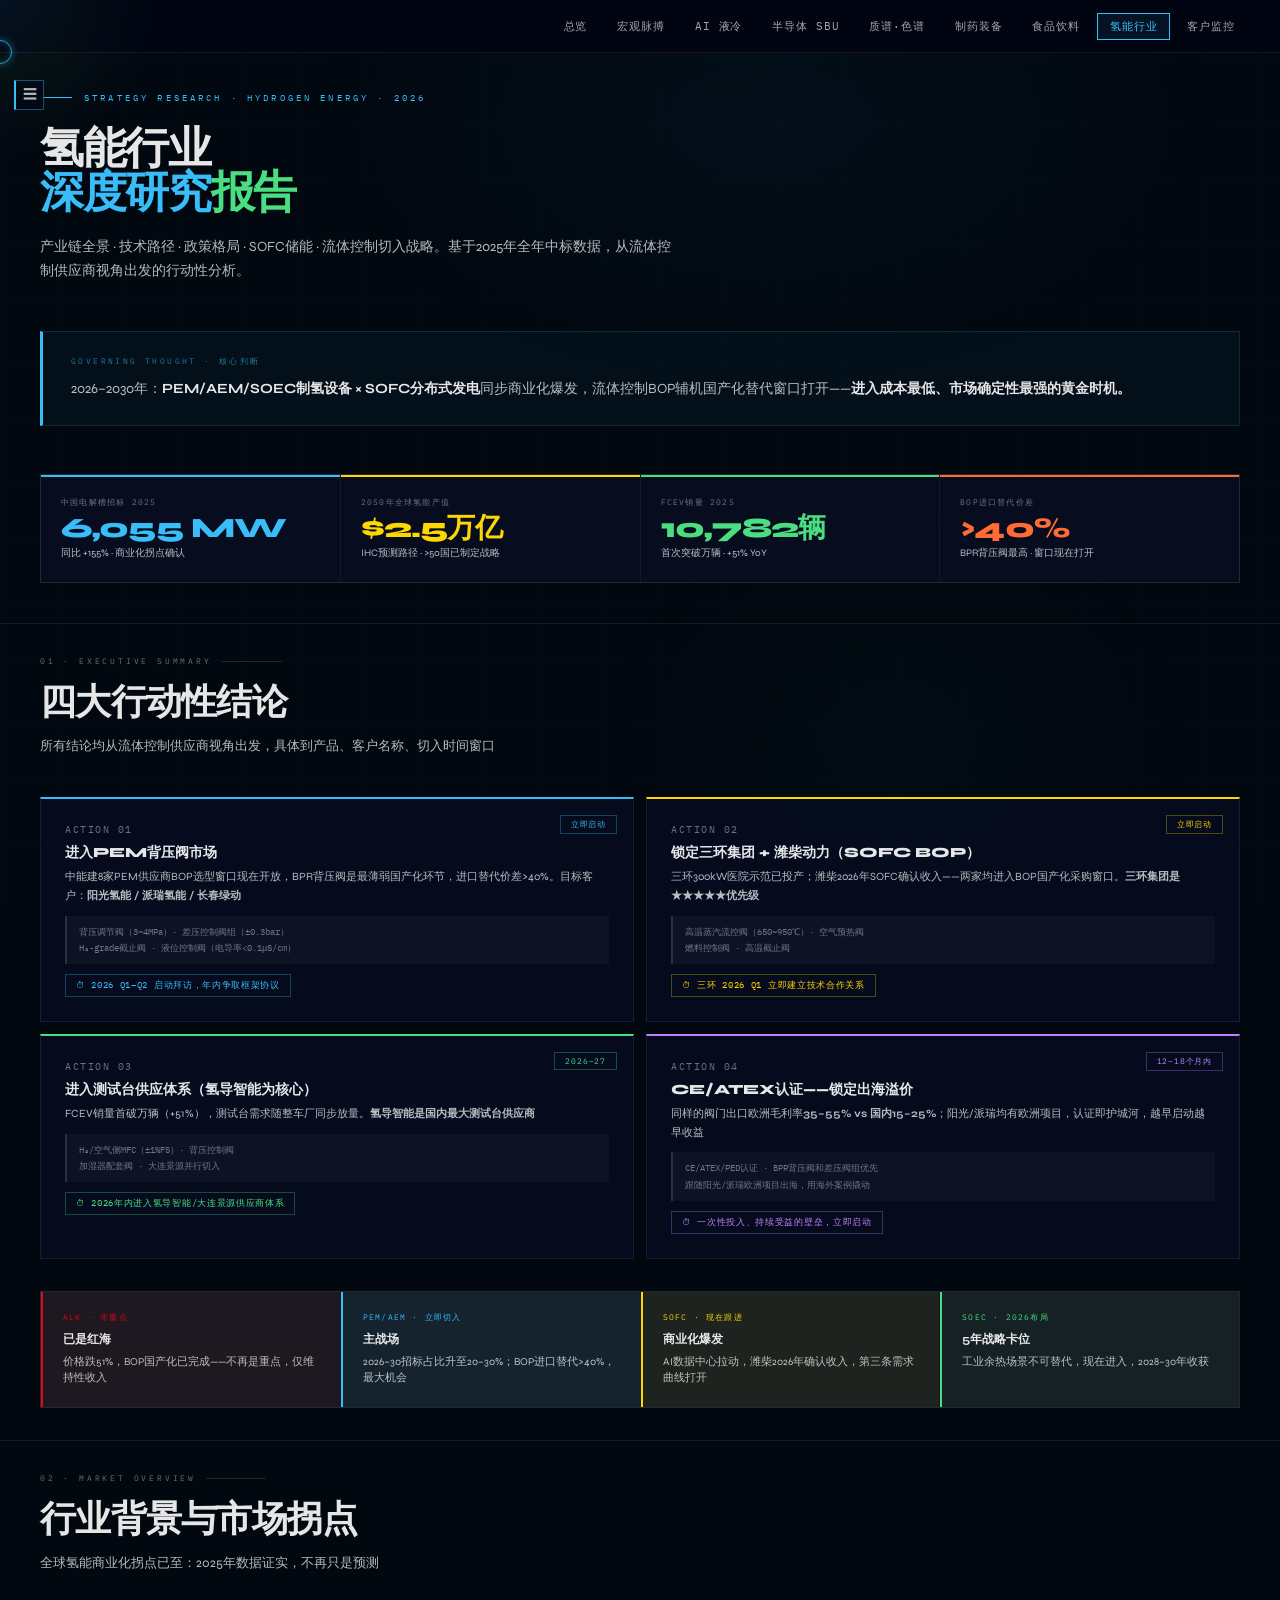
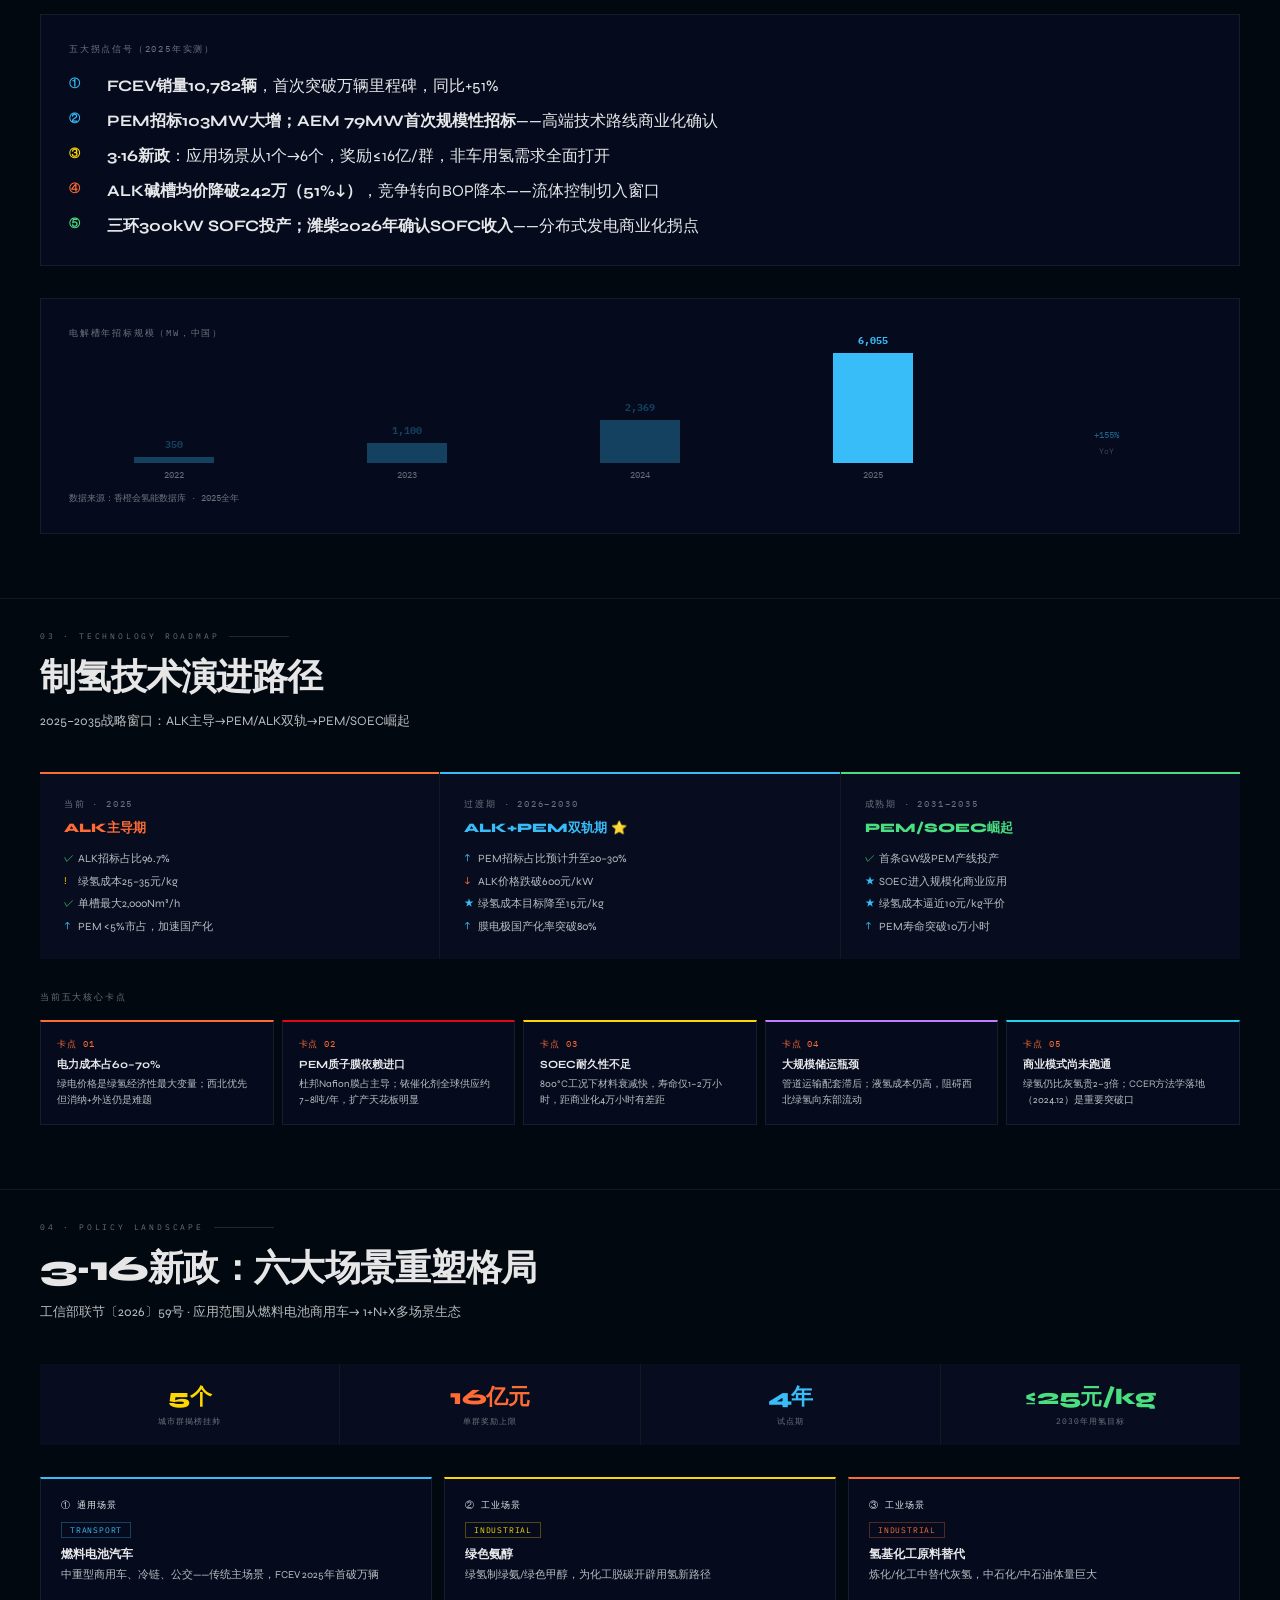
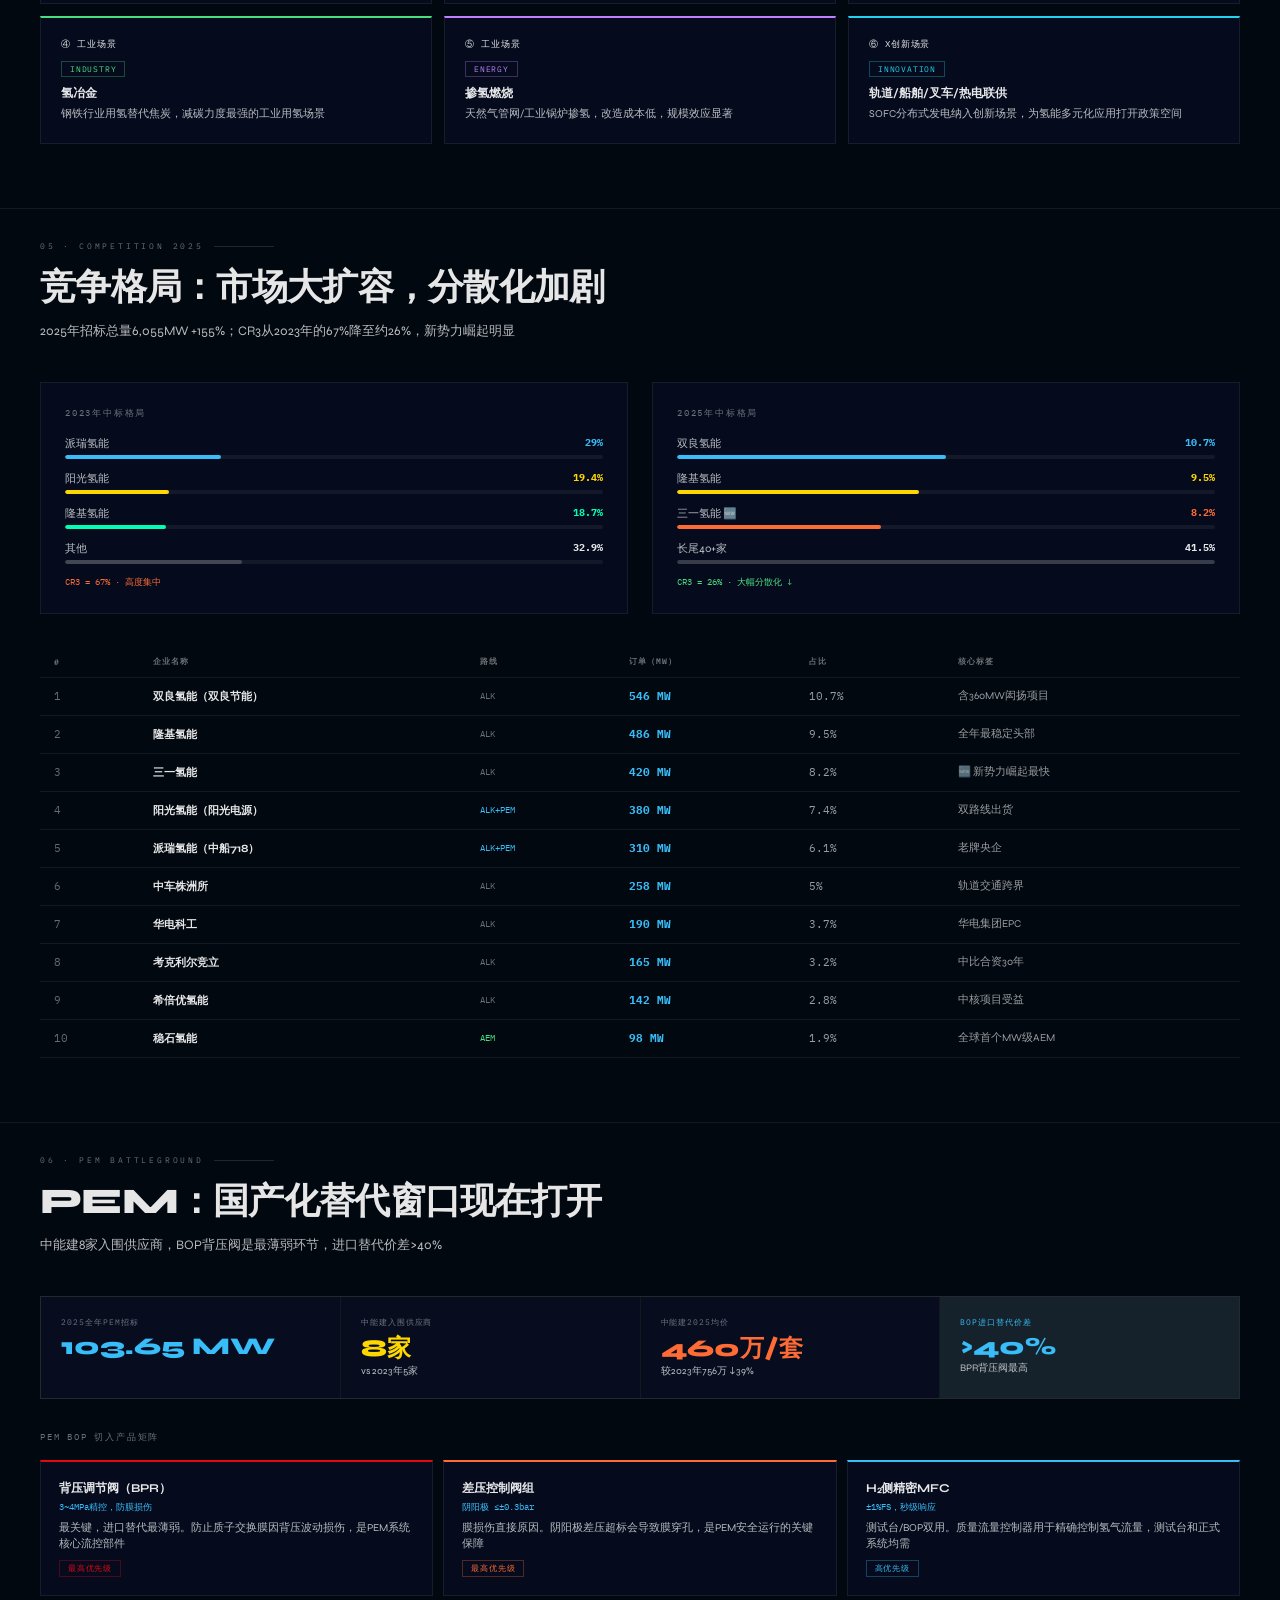
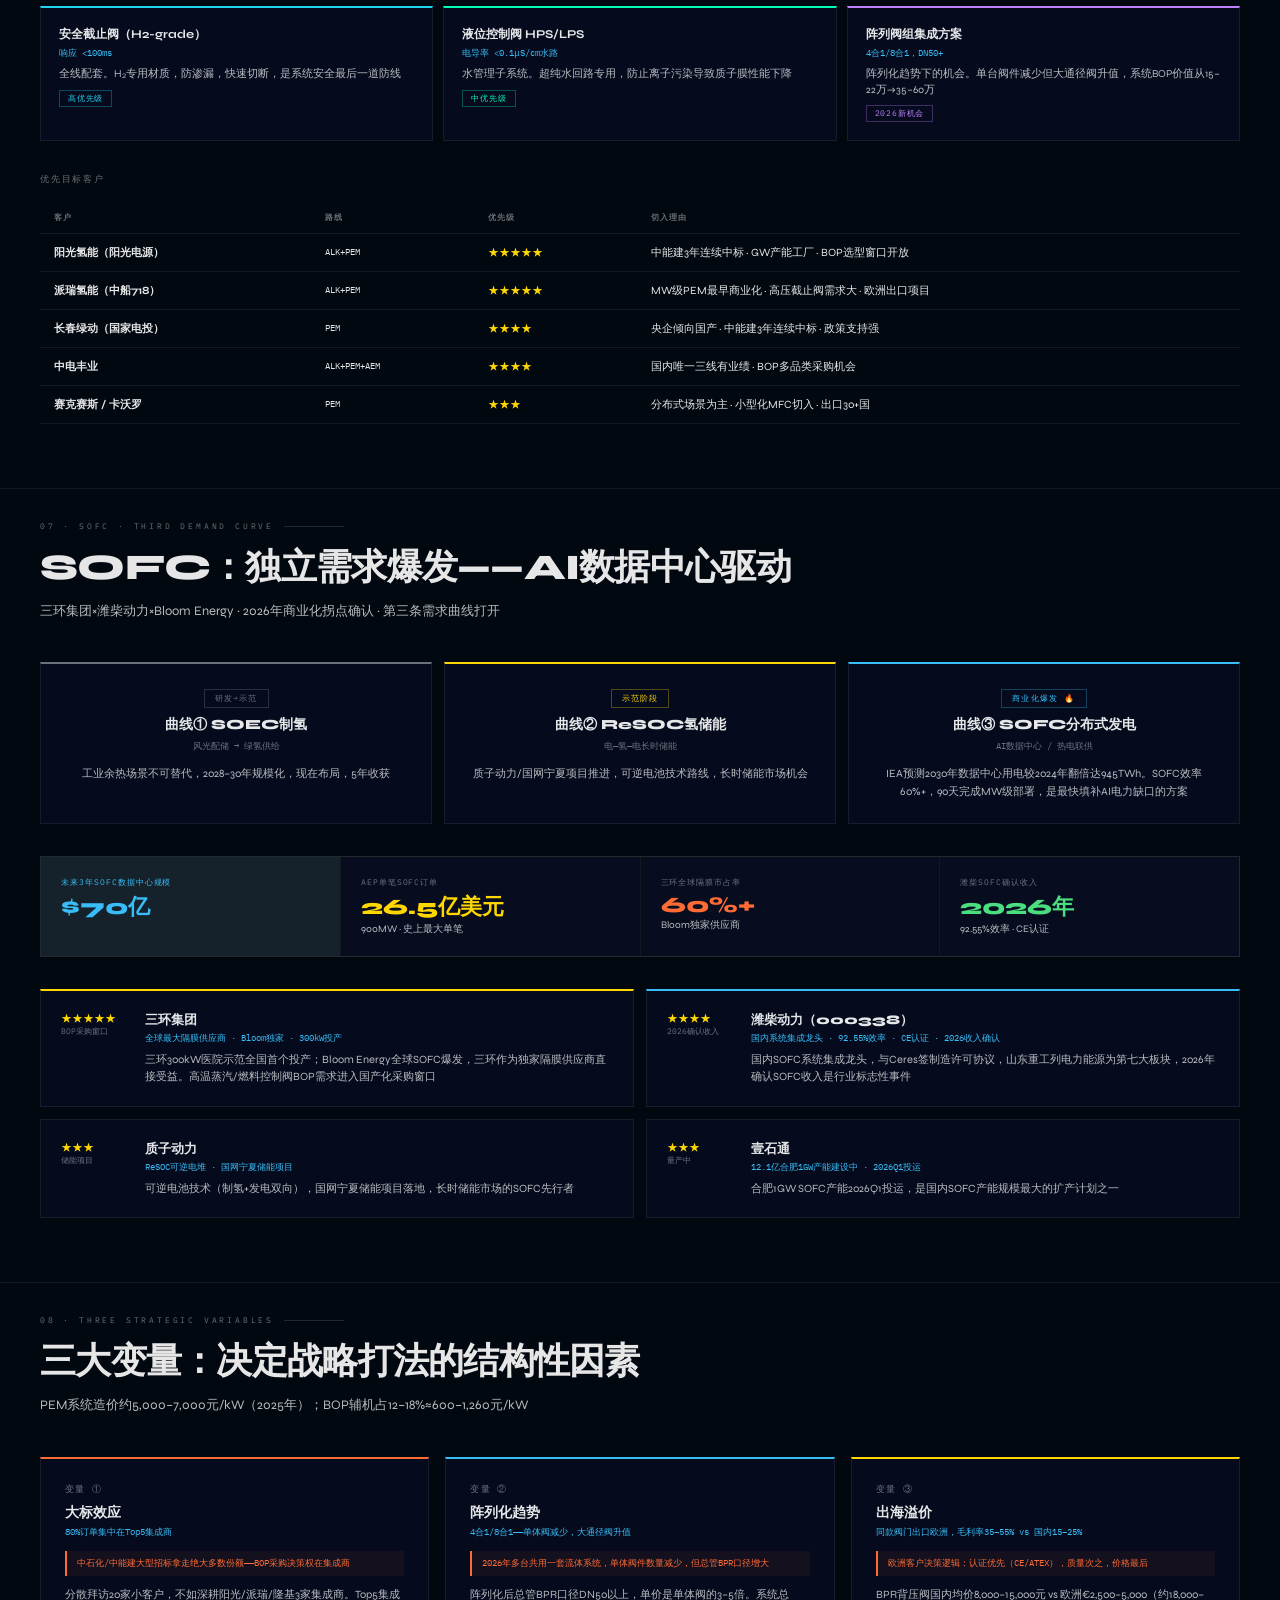
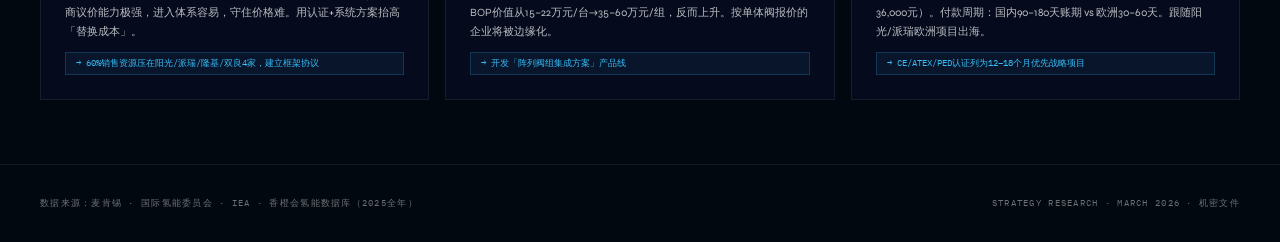
<file: hydrogen.html>
<!DOCTYPE html>
<html lang="zh-CN">
<head>
<meta charset="UTF-8"/><meta name="viewport" content="width=device-width,initial-scale=1"/>
<title>氢能行业 · 战略分析 2026</title>
<link href="https://fonts.googleapis.com/css2?family=IBM+Plex+Mono:wght@400;500;700&family=Syne:wght@400;700;800&display=swap" rel="stylesheet"/>
<style>
*,*::before,*::after{box-sizing:border-box;margin:0;padding:0}
:root{
  --bg:#020810;--bg2:rgba(6,13,32,.9);
  --cyan:#22d3ee;--green:#00FFB2;--gold:#FFD700;--orange:#FF6B35;
  --red:#E30613;--purple:#BF80FF;--h2blue:#38BDF8;--h2green:#4ADE80;
  --text:rgba(255,255,255,.9);--text2:rgba(255,255,255,.72);--text3:rgba(255,255,255,.42);
  --border:rgba(255,255,255,.07);--border2:rgba(255,255,255,.13);
  --mono:'IBM Plex Mono',monospace;--display:'Syne',sans-serif;
}
html{scroll-behavior:smooth}
body{padding-top:52px;background:var(--bg);color:var(--text);font-family:var(--display);overflow-x:hidden}
::-webkit-scrollbar{width:3px}::-webkit-scrollbar-thumb{background:rgba(255,255,255,.08)}







.nav-progress{position:absolute;bottom:0;left:0;height:1px;background:var(--h2blue);width:0%;transition:width .1s}

.bg-grid{position:fixed;inset:0;z-index:0;pointer-events:none;background-image:linear-gradient(rgba(255,255,255,.01) 1px,transparent 1px),linear-gradient(90deg,rgba(255,255,255,.01) 1px,transparent 1px);background-size:60px 60px}
.bg-g1{position:fixed;top:-20%;left:20%;width:80vw;height:600px;background:radial-gradient(ellipse,rgba(56,189,248,.04) 0%,transparent 65%);pointer-events:none;z-index:0}
.bg-g2{position:fixed;bottom:-10%;right:5%;width:50vw;height:500px;background:radial-gradient(ellipse,rgba(74,222,128,.025) 0%,transparent 70%);pointer-events:none;z-index:0}

.wrap{position:relative;z-index:1}
.section{max-width:1300px;margin:0 auto;padding:32px 40px 32px}
.divider{height:1px;background:var(--border);max-width:1300px;margin:0 auto}
.sl{font-family:var(--mono);font-size:8px;letter-spacing:.35em;color:var(--text3);margin-bottom:12px;display:flex;align-items:center;gap:10px}
.sl::after{content:'';flex:1;max-width:60px;height:1px;background:var(--border2)}
.st{font-size:clamp(22px,3vw,36px);font-weight:800;letter-spacing:-.02em;margin-bottom:8px}
.ss{color:var(--text2);font-size:13px;line-height:1.7;max-width:720px;margin-bottom:40px}

/* HERO */
.hero{padding:40px 40px 40px;max-width:1300px;margin:0 auto}
.hero-eye{font-family:var(--mono);font-size:9px;letter-spacing:.35em;color:var(--h2blue);margin-bottom:24px;display:flex;align-items:center;gap:12px}
.hero-eye::before{content:'';width:32px;height:1px;background:var(--h2blue)}
.hero-title{font-size:clamp(28px,3.5vw,44px);font-weight:800;line-height:1.0;letter-spacing:-.03em;margin-bottom:20px}
.hero-title .a1{color:var(--h2blue)}
.hero-title .a2{color:var(--h2green)}
.hero-sub{font-size:14px;color:var(--text2);max-width:640px;line-height:1.7;margin-bottom:48px}

/* GOVERNING THOUGHT */
.gov-thought{background:rgba(56,189,248,.04);border:1px solid rgba(56,189,248,.15);border-left:3px solid var(--h2blue);padding:24px 28px;margin-bottom:48px}
.gov-label{font-family:var(--mono);font-size:8px;letter-spacing:.3em;color:rgba(56,189,248,.6);margin-bottom:10px}
.gov-text{font-size:14px;line-height:1.75;color:var(--text2);font-weight:400}
.gov-text strong{color:var(--text)}

/* KEY STATS */
.kstats{display:grid;grid-template-columns:repeat(4,1fr);gap:1px;background:var(--border);border:1px solid var(--border)}
.ks{background:var(--bg2);padding:22px 20px;position:relative;transition:background .2s}
.ks:hover{background:rgba(56,189,248,.04)}
.ks-label{font-family:var(--mono);font-size:8px;color:var(--text3);letter-spacing:.15em;margin-bottom:6px}
.ks-val{font-size:28px;font-weight:800;letter-spacing:-.03em;line-height:1;margin-bottom:4px}
.ks-note{font-size:10px;color:var(--text2)}
.ks-bar{position:absolute;top:0;left:0;right:0;height:2px}

/* 4 ACTION CARDS */
.actions{display:grid;grid-template-columns:repeat(2,1fr);gap:12px;margin-bottom:32px}
.action{background:var(--bg2);border:1px solid var(--border);padding:24px;position:relative;transition:all .25s}
.action:hover{border-color:var(--border2);transform:translateY(-2px)}
.action-priority{position:absolute;top:16px;right:16px;font-family:var(--mono);font-size:8px;padding:3px 10px;border:1px solid;letter-spacing:.1em}
.action-num{font-family:var(--mono);font-size:10px;color:var(--text3);letter-spacing:.15em;margin-bottom:8px}
.action-title{font-size:14px;font-weight:800;margin-bottom:6px}
.action-why{font-size:11px;color:var(--text2);line-height:1.7;margin-bottom:10px}
.action-products{font-family:var(--mono);font-size:9px;color:var(--text3);padding:8px 12px;background:rgba(255,255,255,.03);border-left:2px solid var(--border2);line-height:1.8}
.action-timing{font-family:var(--mono);font-size:8.5px;margin-top:10px;padding:4px 10px;display:inline-flex;align-items:center;gap:6px;border:1px solid;letter-spacing:.08em}

/* TECH TIMELINE */
.tech-timeline{display:grid;grid-template-columns:repeat(3,1fr);gap:1px;background:var(--border);margin-bottom:32px}
.tt{background:var(--bg2);padding:24px}
.tt-period{font-family:var(--mono);font-size:9px;letter-spacing:.2em;color:var(--text3);margin-bottom:8px}
.tt-title{font-size:13px;font-weight:800;margin-bottom:14px}
.tt-items{display:flex;flex-direction:column;gap:6px}
.tt-item{font-size:11px;color:var(--text2);line-height:1.5;padding-left:14px;position:relative}
.tt-item::before{position:absolute;left:0;font-size:10px}
.tt-item.good::before{content:'✓';color:var(--h2green)}
.tt-item.warn::before{content:'!';color:var(--gold)}
.tt-item.up::before{content:'↑';color:var(--h2blue)}
.tt-item.down::before{content:'↓';color:var(--orange)}
.tt-item.target::before{content:'★';color:var(--h2blue)}

/* PAIN POINTS */
.pains{display:grid;grid-template-columns:repeat(5,1fr);gap:8px;margin-bottom:32px}
.pain{background:var(--bg2);border:1px solid var(--border);padding:16px}
.pain-num{font-family:var(--mono);font-size:9px;color:var(--orange);letter-spacing:.1em;margin-bottom:6px}
.pain-title{font-size:11px;font-weight:700;margin-bottom:4px}
.pain-desc{font-size:10px;color:var(--text2);line-height:1.6}

/* POLICY */
.policy-scenarios{display:grid;grid-template-columns:repeat(3,1fr);gap:12px;margin-bottom:32px}
.ps{background:var(--bg2);border:1px solid var(--border);padding:20px}
.ps-num{font-family:var(--mono);font-size:9px;letter-spacing:.1em;margin-bottom:6px}
.ps-title{font-size:12px;font-weight:700;margin-bottom:4px}
.ps-type{font-family:var(--mono);font-size:8px;padding:2px 8px;border:1px solid;margin-bottom:8px;display:inline-block;letter-spacing:.1em}
.ps-desc{font-size:10.5px;color:var(--text2);line-height:1.6}

.policy-stats{display:grid;grid-template-columns:repeat(4,1fr);gap:1px;background:var(--border);margin-bottom:32px}
.pstat{background:var(--bg2);padding:18px;text-align:center}
.pstat-val{font-size:22px;font-weight:800;letter-spacing:-.02em;margin-bottom:4px}
.pstat-label{font-family:var(--mono);font-size:8px;color:var(--text3);letter-spacing:.12em}

/* COMPETITION */
.comp-table{width:100%;border-collapse:collapse;margin-bottom:32px}
.comp-table th{font-family:var(--mono);font-size:8px;letter-spacing:.12em;color:var(--text3);padding:10px 14px;text-align:left;border-bottom:1px solid var(--border)}
.comp-table td{padding:11px 14px;border-bottom:1px solid var(--border);font-size:11px;vertical-align:top}
.comp-table tr:hover td{background:rgba(255,255,255,.02)}
.stars{color:var(--gold)}
.tier-badge{padding:2px 8px;font-family:var(--mono);font-size:8px;letter-spacing:.1em;border:1px solid}

/* SOFC demand curves */
.curves{display:grid;grid-template-columns:repeat(3,1fr);gap:12px;margin-bottom:32px}
.curve{background:var(--bg2);border:1px solid var(--border);padding:22px;text-align:center}
.curve-status{font-family:var(--mono);font-size:8px;letter-spacing:.15em;margin-bottom:8px;padding:3px 10px;border:1px solid;display:inline-block}
.curve-name{font-size:14px;font-weight:800;margin-bottom:6px}
.curve-sub{font-family:var(--mono);font-size:9px;color:var(--text3);margin-bottom:12px}
.curve-desc{font-size:11px;color:var(--text2);line-height:1.6}

/* SOFC companies */
.sofc-grid{display:grid;grid-template-columns:repeat(2,1fr);gap:12px;margin-bottom:32px}
.sofc-co{background:var(--bg2);border:1px solid var(--border);padding:20px;display:flex;gap:14px}
.sofc-stars{font-size:11px;color:var(--gold);flex-shrink:0;width:70px}
.sofc-name{font-size:13px;font-weight:800;margin-bottom:3px}
.sofc-tag{font-family:var(--mono);font-size:8.5px;color:var(--h2blue);margin-bottom:6px}
.sofc-desc{font-size:11px;color:var(--text2);line-height:1.6}

/* 3 VARIABLES */
.vars{display:grid;grid-template-columns:repeat(3,1fr);gap:16px;margin-bottom:32px}
.var{background:var(--bg2);border:1px solid var(--border);padding:24px;position:relative}
.var-num{font-family:var(--mono);font-size:9px;color:var(--text3);letter-spacing:.15em;margin-bottom:8px}
.var-title{font-size:14px;font-weight:800;margin-bottom:4px}
.var-sub{font-family:var(--mono);font-size:9px;color:var(--h2blue);margin-bottom:12px}
.var-warn{font-family:var(--mono);font-size:9px;padding:6px 10px;background:rgba(255,107,53,.06);border-left:2px solid var(--orange);margin-bottom:10px;color:var(--orange)}
.var-action{font-size:11px;color:var(--text2);line-height:1.7}
.var-arrow{font-family:var(--mono);font-size:9px;color:var(--h2blue);margin-top:10px;padding:4px 10px;background:rgba(56,189,248,.06);border:1px solid rgba(56,189,248,.2)}

/* BOP products */
.bop-grid{display:grid;grid-template-columns:repeat(3,1fr);gap:10px;margin-bottom:32px}
.bop{background:var(--bg2);border:1px solid var(--border);padding:18px}
.bop-name{font-size:12px;font-weight:700;margin-bottom:4px}
.bop-spec{font-family:var(--mono);font-size:9px;color:var(--h2blue);margin-bottom:6px}
.bop-desc{font-size:10.5px;color:var(--text2);line-height:1.5}
.bop-importance{font-family:var(--mono);font-size:8px;padding:2px 8px;border:1px solid;margin-top:8px;display:inline-block;letter-spacing:.1em}

/* Progress bars */
.prog-row{margin-bottom:12px}
.prog-label{display:flex;justify-content:space-between;margin-bottom:4px}
.prog-name{font-size:11px;color:var(--text2)}
.prog-val{font-family:var(--mono);font-size:10px;font-weight:700}
.prog-track{height:4px;background:rgba(255,255,255,.06);border-radius:2px;overflow:hidden}
.prog-fill{height:100%;border-radius:2px;transition:width 1.4s cubic-bezier(.16,1,.3,1)}

/* Reveal */
.reveal{opacity:0;transform:translateY(20px);transition:all .7s cubic-bezier(.16,1,.3,1)}
.reveal.visible{opacity:1;transform:translateY(0)}

@media(max-width:900px){
  .kstats{grid-template-columns:1fr 1fr}
  .actions,.vars,.curves,.sofc-grid,.tech-timeline{grid-template-columns:1fr}
  .policy-scenarios,.pains{grid-template-columns:1fr 1fr}
  .bop-grid{grid-template-columns:1fr 1fr}
}
@media(max-width:600px){
  .section,.hero{padding-left:20px;padding-right:20px}
  
  .kstats,.policy-stats,.pains,.bop-grid{grid-template-columns:1fr}
}

/* ── CURSOR ── */
#cursor-glow{position:fixed;pointer-events:none;z-index:99999;width:320px;height:320px;border-radius:50%;transform:translate(-50%,-50%);background:radial-gradient(circle,rgba(56,189,248,.07) 0%,rgba(74,222,128,.04) 30%,transparent 70%);transition:opacity .3s ease;mix-blend-mode:screen}
#cursor-dot{position:fixed;pointer-events:none;z-index:100000;width:24px;height:24px;border-radius:50%;background:transparent;border:1.5px solid rgba(56,189,248,.8);transform:translate(-50%,-50%);box-shadow:0 0 8px rgba(56,189,248,.4),inset 0 0 6px rgba(56,189,248,.2);transition:width .2s ease,height .2s ease,border-color .2s,box-shadow .2s}
body:has(a:hover) #cursor-dot,body:has(button:hover) #cursor-dot,body:has([onclick]:hover) #cursor-dot{width:36px;height:36px;border-color:rgba(255,215,0,.9);box-shadow:0 0 16px rgba(255,215,0,.4),inset 0 0 10px rgba(255,215,0,.08)}

























#site-nav{position:fixed;top:0;left:0;right:0;z-index:10000;background:rgba(2,5,18,.92);backdrop-filter:blur(24px);-webkit-backdrop-filter:blur(24px);border-bottom:1px solid rgba(255,255,255,.07)}
.nav-inner{max-width:1380px;margin:0 auto;padding:0 32px;display:flex;align-items:center;height:52px}
.nav-links{display:flex;gap:4px;margin-left:auto;flex-wrap:wrap}
.nav-link{padding:5px 12px;font-size:11px;font-family:'IBM Plex Mono',monospace;letter-spacing:.08em;color:rgba(255,255,255,.65);text-decoration:none;border:1px solid transparent;transition:all .2s;white-space:nowrap}
.nav-link:hover{color:#fff;border-color:rgba(255,255,255,.12);background:rgba(255,255,255,.04)}
</style>
</head>
<body>
<div id="cursor-glow"></div>
<div id="cursor-dot"></div>

<div class="bg-grid"></div>
<div class="bg-g1"></div>
<div class="bg-g2"></div>

<nav id="site-nav">
  <div class="nav-inner">
    <div class="nav-links">
      <a href="index.html" class="nav-link">总览</a>
      <a href="macro.html" class="nav-link">宏观脉搏</a>
      <a href="liquid.html" class="nav-link">AI 液冷</a>
      <a href="semiconductor.html" class="nav-link">半导体 SBU</a>
      <a href="mscc.html" class="nav-link">质谱·色谱</a>
      <a href="pharma.html" class="nav-link">制药装备</a>
      <a href="food.html" class="nav-link">食品饮料</a>
      <a href="hydrogen.html" class="nav-link" style="color:#38BDF8;border-color:#38BDF8;background:rgba(56,189,248,.08)">氢能行业</a>
      <a href="customers.html" class="nav-link">客户监控</a>
    </div>
  </div>
</nav>

<div class="wrap">

<!-- HERO -->
<div class="hero">
  <div class="hero-eye">STRATEGY RESEARCH · HYDROGEN ENERGY · 2026</div>
  <h1 class="hero-title">氢能行业<br/><span class="a1">深度研究</span><span class="a2">报告</span></h1>
  <p class="hero-sub">产业链全景 · 技术路径 · 政策格局 · SOFC储能 · 流体控制切入战略。基于2025年全年中标数据，从流体控制供应商视角出发的行动性分析。</p>

  <div class="gov-thought reveal">
    <div class="gov-label">GOVERNING THOUGHT · 核心判断</div>
    <div class="gov-text">2026–2030年：<strong>PEM/AEM/SOEC制氢设备 × SOFC分布式发电</strong>同步商业化爆发，流体控制BOP辅机国产化替代窗口打开——<strong>进入成本最低、市场确定性最强的黄金时机。</strong></div>
  </div>

  <div class="kstats reveal">
    <div class="ks">
      <div class="ks-bar" style="background:var(--h2blue)"></div>
      <div class="ks-label">中国电解槽招标 2025</div>
      <div class="ks-val" style="color:var(--h2blue)">6,055 MW</div>
      <div class="ks-note">同比 +155% · 商业化拐点确认</div>
    </div>
    <div class="ks">
      <div class="ks-bar" style="background:var(--gold)"></div>
      <div class="ks-label">2050年全球氢能产值</div>
      <div class="ks-val" style="color:var(--gold)">$2.5万亿</div>
      <div class="ks-note">IHC预测路径 · >50国已制定战略</div>
    </div>
    <div class="ks">
      <div class="ks-bar" style="background:var(--h2green)"></div>
      <div class="ks-label">FCEV销量 2025</div>
      <div class="ks-val" style="color:var(--h2green)">10,782辆</div>
      <div class="ks-note">首次突破万辆 · +51% YoY</div>
    </div>
    <div class="ks">
      <div class="ks-bar" style="background:var(--orange)"></div>
      <div class="ks-label">BOP进口替代价差</div>
      <div class="ks-val" style="color:var(--orange)">&gt;40%</div>
      <div class="ks-note">BPR背压阀最高 · 窗口现在打开</div>
    </div>
  </div>
</div>

<div class="divider"></div>

<!-- 01 EXECUTIVE SUMMARY -->
<div class="section reveal">
  <div class="sl" id="s01">01 · EXECUTIVE SUMMARY</div>
  <h2 class="st">四大行动性结论</h2>
  <p class="ss">所有结论均从流体控制供应商视角出发，具体到产品、客户名称、切入时间窗口</p>

  <div class="actions">
    <div class="action" style="border-top:2px solid var(--h2blue)">
      <div class="action-priority" style="color:var(--h2blue);border-color:rgba(56,189,248,.3)">立即启动</div>
      <div class="action-num">ACTION 01</div>
      <div class="action-title">进入PEM背压阀市场</div>
      <div class="action-why">中能建8家PEM供应商BOP选型窗口现在开放，BPR背压阀是最薄弱国产化环节，进口替代价差&gt;40%。目标客户：<strong>阳光氢能 / 派瑞氢能 / 长春绿动</strong></div>
      <div class="action-products">背压调节阀（3~4MPa）· 差压控制阀组（±0.3bar）<br/>H₂-grade截止阀 · 液位控制阀（电导率&lt;0.1μS/cm）</div>
      <div class="action-timing" style="color:var(--h2blue);border-color:rgba(56,189,248,.3)">⏱ 2026 Q1–Q2 启动拜访，年内争取框架协议</div>
    </div>
    <div class="action" style="border-top:2px solid var(--gold)">
      <div class="action-priority" style="color:var(--gold);border-color:rgba(255,215,0,.3)">立即启动</div>
      <div class="action-num">ACTION 02</div>
      <div class="action-title">锁定三环集团 + 潍柴动力（SOFC BOP）</div>
      <div class="action-why">三环300kW医院示范已投产；潍柴2026年SOFC确认收入——两家均进入BOP国产化采购窗口。<strong>三环集团是★★★★★优先级</strong></div>
      <div class="action-products">高温蒸汽流控阀（650~950℃）· 空气预热阀<br/>燃料控制阀 · 高温截止阀</div>
      <div class="action-timing" style="color:var(--gold);border-color:rgba(255,215,0,.3)">⏱ 三环 2026 Q1 立即建立技术合作关系</div>
    </div>
    <div class="action" style="border-top:2px solid var(--h2green)">
      <div class="action-priority" style="color:var(--h2green);border-color:rgba(74,222,128,.3)">2026–27</div>
      <div class="action-num">ACTION 03</div>
      <div class="action-title">进入测试台供应体系（氢导智能为核心）</div>
      <div class="action-why">FCEV销量首破万辆（+51%），测试台需求随整车厂同步放量。<strong>氢导智能是国内最大测试台供应商</strong></div>
      <div class="action-products">H₂/空气侧MFC（±1%FS）· 背压控制阀<br/>加湿器配套阀 · 大连景源并行切入</div>
      <div class="action-timing" style="color:var(--h2green);border-color:rgba(74,222,128,.3)">⏱ 2026年内进入氢导智能/大连景源供应商体系</div>
    </div>
    <div class="action" style="border-top:2px solid var(--purple)">
      <div class="action-priority" style="color:var(--purple);border-color:rgba(191,128,255,.3)">12–18个月内</div>
      <div class="action-num">ACTION 04</div>
      <div class="action-title">CE/ATEX认证——锁定出海溢价</div>
      <div class="action-why">同样的阀门出口欧洲毛利率<strong>35–55% vs 国内15–25%</strong>；阳光/派瑞均有欧洲项目，认证即护城河，越早启动越早收益</div>
      <div class="action-products">CE/ATEX/PED认证 · BPR背压阀和差压阀组优先<br/>跟随阳光/派瑞欧洲项目出海，用海外案例撬动</div>
      <div class="action-timing" style="color:var(--purple);border-color:rgba(191,128,255,.3)">⏱ 一次性投入、持续受益的壁垒，立即启动</div>
    </div>
  </div>

  <!-- Strategic positioning matrix -->
  <div style="display:grid;grid-template-columns:repeat(4,1fr);gap:1px;background:var(--border);border:1px solid var(--border)" class="reveal">
    <div style="background:rgba(227,6,19,.05);border-left:2px solid var(--red);padding:20px">
      <div style="font-family:var(--mono);font-size:8px;letter-spacing:.15em;color:var(--red);margin-bottom:8px">ALK · 非重点</div>
      <div style="font-size:12px;font-weight:700;margin-bottom:6px">已是红海</div>
      <div style="font-size:10.5px;color:var(--text2);line-height:1.6">价格跌51%，BOP国产化已完成——不再是重点，仅维持性收入</div>
    </div>
    <div style="background:rgba(56,189,248,.06);border-left:2px solid var(--h2blue);padding:20px">
      <div style="font-family:var(--mono);font-size:8px;letter-spacing:.15em;color:var(--h2blue);margin-bottom:8px">PEM/AEM · 立即切入</div>
      <div style="font-size:12px;font-weight:700;margin-bottom:6px">主战场</div>
      <div style="font-size:10.5px;color:var(--text2);line-height:1.6">2026–30招标占比升至20–30%；BOP进口替代&gt;40%，最大机会</div>
    </div>
    <div style="background:rgba(255,215,0,.05);border-left:2px solid var(--gold);padding:20px">
      <div style="font-family:var(--mono);font-size:8px;letter-spacing:.15em;color:var(--gold);margin-bottom:8px">SOFC · 现在跟进</div>
      <div style="font-size:12px;font-weight:700;margin-bottom:6px">商业化爆发</div>
      <div style="font-size:10.5px;color:var(--text2);line-height:1.6">AI数据中心拉动，潍柴2026年确认收入，第三条需求曲线打开</div>
    </div>
    <div style="background:rgba(74,222,128,.04);border-left:2px solid var(--h2green);padding:20px">
      <div style="font-family:var(--mono);font-size:8px;letter-spacing:.15em;color:var(--h2green);margin-bottom:8px">SOEC · 2026布局</div>
      <div style="font-size:12px;font-weight:700;margin-bottom:6px">5年战略卡位</div>
      <div style="font-size:10.5px;color:var(--text2);line-height:1.6">工业余热场景不可替代，现在进入，2028–30年收获</div>
    </div>
  </div>
</div>

<div class="divider"></div>

<!-- 02 MARKET OVERVIEW -->
<div class="section reveal">
  <div class="sl" id="s02">02 · MARKET OVERVIEW</div>
  <h2 class="st">行业背景与市场拐点</h2>
  <p class="ss">全球氢能商业化拐点已至：2025年数据证实，不再只是预测</p>

  <!-- 5 inflection signals -->
  <div style="background:var(--bg2);border:1px solid var(--border);padding:28px;margin-bottom:32px" class="reveal">
    <div style="font-family:var(--mono);font-size:9px;color:var(--text3);letter-spacing:.2em;margin-bottom:20px">五大拐点信号（2025年实测）</div>
    <div style="display:flex;flex-direction:column;gap:14px">
      <div style="display:flex;gap:14px;align-items:flex-start">
        <span style="font-family:var(--mono);font-size:11px;color:var(--h2blue);font-weight:700;flex-shrink:0;width:24px">①</span>
        <div><span style="font-weight:700">FCEV销量10,782辆</span>，首次突破万辆里程碑，同比+51%</div>
      </div>
      <div style="display:flex;gap:14px;align-items:flex-start">
        <span style="font-family:var(--mono);font-size:11px;color:var(--h2blue);font-weight:700;flex-shrink:0;width:24px">②</span>
        <div><span style="font-weight:700">PEM招标103MW大增；AEM 79MW首次规模性招标</span>——高端技术路线商业化确认</div>
      </div>
      <div style="display:flex;gap:14px;align-items:flex-start">
        <span style="font-family:var(--mono);font-size:11px;color:var(--gold);font-weight:700;flex-shrink:0;width:24px">③</span>
        <div><span style="font-weight:700">3·16新政</span>：应用场景从1个→6个，奖励≤16亿/群，非车用氢需求全面打开</div>
      </div>
      <div style="display:flex;gap:14px;align-items:flex-start">
        <span style="font-family:var(--mono);font-size:11px;color:var(--orange);font-weight:700;flex-shrink:0;width:24px">④</span>
        <div><span style="font-weight:700">ALK碱槽均价降破242万（51%↓）</span>，竞争转向BOP降本——流体控制切入窗口</div>
      </div>
      <div style="display:flex;gap:14px;align-items:flex-start">
        <span style="font-family:var(--mono);font-size:11px;color:var(--h2green);font-weight:700;flex-shrink:0;width:24px">⑤</span>
        <div><span style="font-weight:700">三环300kW SOFC投产；潍柴2026年确认SOFC收入</span>——分布式发电商业化拐点</div>
      </div>
    </div>
  </div>

  <!-- Electrolyzer growth chart -->
  <div style="background:var(--bg2);border:1px solid var(--border);padding:28px;margin-bottom:32px" class="reveal">
    <div style="font-family:var(--mono);font-size:9px;color:var(--text3);letter-spacing:.2em;margin-bottom:20px">电解槽年招标规模（MW，中国）</div>
    <div id="mw-chart" style="display:flex;align-items:flex-end;gap:24px;height:120px"></div>
    <div style="font-family:var(--mono);font-size:8.5px;color:var(--text3);margin-top:12px">数据来源：香橙会氢能数据库 · 2025全年</div>
  </div>
</div>

<div class="divider"></div>

<!-- 03 TECH ROADMAP -->
<div class="section reveal">
  <div class="sl" id="s03">03 · TECHNOLOGY ROADMAP</div>
  <h2 class="st">制氢技术演进路径</h2>
  <p class="ss">2025–2035战略窗口：ALK主导→PEM/ALK双轨→PEM/SOEC崛起</p>

  <div class="tech-timeline reveal">
    <div class="tt" style="border-top:2px solid var(--orange)">
      <div class="tt-period">当前 · 2025</div>
      <div class="tt-title" style="color:var(--orange)">ALK主导期</div>
      <div class="tt-items">
        <div class="tt-item good">ALK招标占比96.7%</div>
        <div class="tt-item warn">绿氢成本25–35元/kg</div>
        <div class="tt-item good">单槽最大2,000Nm³/h</div>
        <div class="tt-item up">PEM &lt;5%市占，加速国产化</div>
      </div>
    </div>
    <div class="tt" style="border-top:2px solid var(--h2blue)">
      <div class="tt-period">过渡期 · 2026–2030</div>
      <div class="tt-title" style="color:var(--h2blue)">ALK+PEM双轨期 ⭐</div>
      <div class="tt-items">
        <div class="tt-item up">PEM招标占比预计升至20–30%</div>
        <div class="tt-item down">ALK价格跌破600元/kW</div>
        <div class="tt-item target">绿氢成本目标降至15元/kg</div>
        <div class="tt-item up">膜电极国产化率突破80%</div>
      </div>
    </div>
    <div class="tt" style="border-top:2px solid var(--h2green)">
      <div class="tt-period">成熟期 · 2031–2035</div>
      <div class="tt-title" style="color:var(--h2green)">PEM/SOEC崛起</div>
      <div class="tt-items">
        <div class="tt-item good">首条GW级PEM产线投产</div>
        <div class="tt-item target">SOEC进入规模化商业应用</div>
        <div class="tt-item target">绿氢成本逼近10元/kg平价</div>
        <div class="tt-item up">PEM寿命突破10万小时</div>
      </div>
    </div>
  </div>

  <!-- 5 pain points -->
  <div style="font-family:var(--mono);font-size:9px;color:var(--text3);letter-spacing:.2em;margin-bottom:16px">当前五大核心卡点</div>
  <div class="pains reveal">
    <div class="pain" style="border-top:2px solid var(--orange)">
      <div class="pain-num">卡点 01</div>
      <div class="pain-title">电力成本占60–70%</div>
      <div class="pain-desc">绿电价格是绿氢经济性最大变量；西北优先但消纳+外送仍是难题</div>
    </div>
    <div class="pain" style="border-top:2px solid var(--red)">
      <div class="pain-num">卡点 02</div>
      <div class="pain-title">PEM质子膜依赖进口</div>
      <div class="pain-desc">杜邦Nafion膜占主导；铱催化剂全球供应约7–8吨/年，扩产天花板明显</div>
    </div>
    <div class="pain" style="border-top:2px solid var(--gold)">
      <div class="pain-num">卡点 03</div>
      <div class="pain-title">SOEC耐久性不足</div>
      <div class="pain-desc">800°C工况下材料衰减快，寿命仅1–2万小时，距商业化4万小时有差距</div>
    </div>
    <div class="pain" style="border-top:2px solid var(--purple)">
      <div class="pain-num">卡点 04</div>
      <div class="pain-title">大规模储运瓶颈</div>
      <div class="pain-desc">管道运输配套滞后；液氢成本仍高，阻碍西北绿氢向东部流动</div>
    </div>
    <div class="pain" style="border-top:2px solid var(--cyan)">
      <div class="pain-num">卡点 05</div>
      <div class="pain-title">商业模式尚未跑通</div>
      <div class="pain-desc">绿氢仍比灰氢贵2–3倍；CCER方法学落地（2024.12）是重要突破口</div>
    </div>
  </div>
</div>

<div class="divider"></div>

<!-- 04 POLICY -->
<div class="section reveal">
  <div class="sl" id="s04">04 · POLICY LANDSCAPE</div>
  <h2 class="st">3·16新政：六大场景重塑格局</h2>
  <p class="ss">工信部联节〔2026〕59号 · 应用范围从燃料电池商用车→ 1+N+X多场景生态</p>

  <div class="policy-stats reveal">
    <div class="pstat">
      <div class="pstat-val" style="color:var(--gold)">5个</div>
      <div class="pstat-label">城市群揭榜挂帅</div>
    </div>
    <div class="pstat">
      <div class="pstat-val" style="color:var(--orange)">16亿元</div>
      <div class="pstat-label">单群奖励上限</div>
    </div>
    <div class="pstat">
      <div class="pstat-val" style="color:var(--h2blue)">4年</div>
      <div class="pstat-label">试点期</div>
    </div>
    <div class="pstat">
      <div class="pstat-val" style="color:var(--h2green)">≤25元/kg</div>
      <div class="pstat-label">2030年用氢目标</div>
    </div>
  </div>

  <div class="policy-scenarios reveal">
    <div class="ps" style="border-top:2px solid var(--h2blue)">
      <div class="ps-num">① 通用场景</div>
      <div class="ps-type" style="color:var(--h2blue);border-color:rgba(56,189,248,.3)">TRANSPORT</div>
      <div class="ps-title">燃料电池汽车</div>
      <div class="ps-desc">中重型商用车、冷链、公交——传统主场景，FCEV 2025年首破万辆</div>
    </div>
    <div class="ps" style="border-top:2px solid var(--gold)">
      <div class="ps-num">② 工业场景</div>
      <div class="ps-type" style="color:var(--gold);border-color:rgba(255,215,0,.3)">INDUSTRIAL</div>
      <div class="ps-title">绿色氨醇</div>
      <div class="ps-desc">绿氢制绿氨/绿色甲醇，为化工脱碳开辟用氢新路径</div>
    </div>
    <div class="ps" style="border-top:2px solid var(--orange)">
      <div class="ps-num">③ 工业场景</div>
      <div class="ps-type" style="color:var(--orange);border-color:rgba(255,107,53,.3)">INDUSTRIAL</div>
      <div class="ps-title">氢基化工原料替代</div>
      <div class="ps-desc">炼化/化工中替代灰氢，中石化/中石油体量巨大</div>
    </div>
    <div class="ps" style="border-top:2px solid var(--h2green)">
      <div class="ps-num">④ 工业场景</div>
      <div class="ps-type" style="color:var(--h2green);border-color:rgba(74,222,128,.3)">INDUSTRY</div>
      <div class="ps-title">氢冶金</div>
      <div class="ps-desc">钢铁行业用氢替代焦炭，减碳力度最强的工业用氢场景</div>
    </div>
    <div class="ps" style="border-top:2px solid var(--purple)">
      <div class="ps-num">⑤ 工业场景</div>
      <div class="ps-type" style="color:var(--purple);border-color:rgba(191,128,255,.3)">ENERGY</div>
      <div class="ps-title">掺氢燃烧</div>
      <div class="ps-desc">天然气管网/工业锅炉掺氢，改造成本低，规模效应显著</div>
    </div>
    <div class="ps" style="border-top:2px solid var(--cyan)">
      <div class="ps-num">⑥ X创新场景</div>
      <div class="ps-type" style="color:var(--cyan);border-color:rgba(34,211,238,.3)">INNOVATION</div>
      <div class="ps-title">轨道/船舶/叉车/热电联供</div>
      <div class="ps-desc">SOFC分布式发电纳入创新场景，为氢能多元化应用打开政策空间</div>
    </div>
  </div>
</div>

<div class="divider"></div>

<!-- 05 COMPETITION -->
<div class="section reveal">
  <div class="sl" id="s05">05 · COMPETITION 2025</div>
  <h2 class="st">竞争格局：市场大扩容，分散化加剧</h2>
  <p class="ss">2025年招标总量6,055MW +155%；CR3从2023年的67%降至约26%，新势力崛起明显</p>

  <!-- Market share shift -->
  <div style="display:grid;grid-template-columns:1fr 1fr;gap:24px;margin-bottom:32px" class="reveal">
    <div style="background:var(--bg2);border:1px solid var(--border);padding:24px">
      <div style="font-family:var(--mono);font-size:9px;color:var(--text3);letter-spacing:.2em;margin-bottom:16px">2023年中标格局</div>
      <div class="prog-row">
        <div class="prog-label"><span class="prog-name">派瑞氢能</span><span class="prog-val" style="color:var(--h2blue)">29%</span></div>
        <div class="prog-track"><div class="prog-fill" style="width:29%;background:var(--h2blue)"></div></div>
      </div>
      <div class="prog-row">
        <div class="prog-label"><span class="prog-name">阳光氢能</span><span class="prog-val" style="color:var(--gold)">19.4%</span></div>
        <div class="prog-track"><div class="prog-fill" style="width:19.4%;background:var(--gold)"></div></div>
      </div>
      <div class="prog-row">
        <div class="prog-label"><span class="prog-name">隆基氢能</span><span class="prog-val" style="color:var(--green)">18.7%</span></div>
        <div class="prog-track"><div class="prog-fill" style="width:18.7%;background:var(--green)"></div></div>
      </div>
      <div class="prog-row">
        <div class="prog-label"><span class="prog-name">其他</span><span class="prog-val">32.9%</span></div>
        <div class="prog-track"><div class="prog-fill" style="width:32.9%;background:rgba(255,255,255,.2)"></div></div>
      </div>
      <div style="font-family:var(--mono);font-size:8.5px;color:var(--orange);margin-top:12px">CR3 = 67% · 高度集中</div>
    </div>
    <div style="background:var(--bg2);border:1px solid var(--border);padding:24px">
      <div style="font-family:var(--mono);font-size:9px;color:var(--text3);letter-spacing:.2em;margin-bottom:16px">2025年中标格局</div>
      <div class="prog-row">
        <div class="prog-label"><span class="prog-name">双良氢能</span><span class="prog-val" style="color:var(--h2blue)">10.7%</span></div>
        <div class="prog-track"><div class="prog-fill" style="width:50%;background:var(--h2blue)"></div></div>
      </div>
      <div class="prog-row">
        <div class="prog-label"><span class="prog-name">隆基氢能</span><span class="prog-val" style="color:var(--gold)">9.5%</span></div>
        <div class="prog-track"><div class="prog-fill" style="width:45%;background:var(--gold)"></div></div>
      </div>
      <div class="prog-row">
        <div class="prog-label"><span class="prog-name">三一氢能 🆕</span><span class="prog-val" style="color:var(--orange)">8.2%</span></div>
        <div class="prog-track"><div class="prog-fill" style="width:38%;background:var(--orange)"></div></div>
      </div>
      <div class="prog-row">
        <div class="prog-label"><span class="prog-name">长尾40+家</span><span class="prog-val">41.5%</span></div>
        <div class="prog-track"><div class="prog-fill" style="width:100%;background:rgba(255,255,255,.15)"></div></div>
      </div>
      <div style="font-family:var(--mono);font-size:8.5px;color:var(--h2green);margin-top:12px">CR3 = 26% · 大幅分散化 ↓</div>
    </div>
  </div>

  <!-- TOP 10 table -->
  <div style="overflow-x:auto" class="reveal">
    <table class="comp-table">
      <thead>
        <tr><th>#</th><th>企业名称</th><th>路线</th><th>订单（MW）</th><th>占比</th><th>核心标签</th></tr>
      </thead>
      <tbody id="top10-tbody"></tbody>
    </table>
  </div>
</div>

<div class="divider"></div>

<!-- 06 PEM BATTLEGROUND -->
<div class="section reveal">
  <div class="sl" id="s06">06 · PEM BATTLEGROUND</div>
  <h2 class="st">PEM：国产化替代窗口现在打开</h2>
  <p class="ss">中能建8家入围供应商，BOP背压阀是最薄弱环节，进口替代价差&gt;40%</p>

  <!-- PEM stats -->
  <div style="display:grid;grid-template-columns:repeat(4,1fr);gap:1px;background:var(--border);margin-bottom:32px;border:1px solid var(--border)" class="reveal">
    <div style="background:var(--bg2);padding:20px">
      <div style="font-family:var(--mono);font-size:8px;color:var(--text3);letter-spacing:.12em;margin-bottom:4px">2025全年PEM招标</div>
      <div style="font-size:24px;font-weight:800;color:var(--h2blue)">103.65 MW</div>
    </div>
    <div style="background:var(--bg2);padding:20px">
      <div style="font-family:var(--mono);font-size:8px;color:var(--text3);letter-spacing:.12em;margin-bottom:4px">中能建入围供应商</div>
      <div style="font-size:24px;font-weight:800;color:var(--gold)">8家</div>
      <div style="font-size:10px;color:var(--text2)">vs 2023年5家</div>
    </div>
    <div style="background:var(--bg2);padding:20px">
      <div style="font-family:var(--mono);font-size:8px;color:var(--text3);letter-spacing:.12em;margin-bottom:4px">中能建2025均价</div>
      <div style="font-size:24px;font-weight:800;color:var(--orange)">460万/套</div>
      <div style="font-size:10px;color:var(--text2)">较2023年756万 ↓39%</div>
    </div>
    <div style="background:rgba(56,189,248,.05);padding:20px">
      <div style="font-family:var(--mono);font-size:8px;color:var(--h2blue);letter-spacing:.12em;margin-bottom:4px">BOP进口替代价差</div>
      <div style="font-size:24px;font-weight:800;color:var(--h2blue)">&gt;40%</div>
      <div style="font-size:10px;color:var(--text2)">BPR背压阀最高</div>
    </div>
  </div>

  <!-- BOP products -->
  <div style="font-family:var(--mono);font-size:9px;color:var(--text3);letter-spacing:.2em;margin-bottom:16px">PEM BOP 切入产品矩阵</div>
  <div class="bop-grid reveal">
    <div class="bop" style="border-top:2px solid var(--red)">
      <div class="bop-name">背压调节阀（BPR）</div>
      <div class="bop-spec">3~4MPa精控，防膜损伤</div>
      <div class="bop-desc">最关键，进口替代最薄弱。防止质子交换膜因背压波动损伤，是PEM系统核心流控部件</div>
      <div class="bop-importance" style="color:var(--red);border-color:rgba(227,6,19,.3)">最高优先级</div>
    </div>
    <div class="bop" style="border-top:2px solid var(--orange)">
      <div class="bop-name">差压控制阀组</div>
      <div class="bop-spec">阴阳极 ≤±0.3bar</div>
      <div class="bop-desc">膜损伤直接原因。阴阳极差压超标会导致膜穿孔，是PEM安全运行的关键保障</div>
      <div class="bop-importance" style="color:var(--orange);border-color:rgba(255,107,53,.3)">最高优先级</div>
    </div>
    <div class="bop" style="border-top:2px solid var(--h2blue)">
      <div class="bop-name">H₂侧精密MFC</div>
      <div class="bop-spec">±1%FS，秒级响应</div>
      <div class="bop-desc">测试台/BOP双用。质量流量控制器用于精确控制氢气流量，测试台和正式系统均需</div>
      <div class="bop-importance" style="color:var(--h2blue);border-color:rgba(56,189,248,.3)">高优先级</div>
    </div>
    <div class="bop" style="border-top:2px solid var(--cyan)">
      <div class="bop-name">安全截止阀（H2-grade）</div>
      <div class="bop-spec">响应 &lt;100ms</div>
      <div class="bop-desc">全线配套。H₂专用材质，防渗漏，快速切断，是系统安全最后一道防线</div>
      <div class="bop-importance" style="color:var(--cyan);border-color:rgba(34,211,238,.3)">高优先级</div>
    </div>
    <div class="bop" style="border-top:2px solid var(--green)">
      <div class="bop-name">液位控制阀 HPS/LPS</div>
      <div class="bop-spec">电导率 &lt;0.1μS/cm水路</div>
      <div class="bop-desc">水管理子系统。超纯水回路专用，防止离子污染导致质子膜性能下降</div>
      <div class="bop-importance" style="color:var(--green);border-color:rgba(0,255,178,.3)">中优先级</div>
    </div>
    <div class="bop" style="border-top:2px solid var(--purple)">
      <div class="bop-name">阵列阀组集成方案</div>
      <div class="bop-spec">4合1/8合1，DN50+</div>
      <div class="bop-desc">阵列化趋势下的机会。单台阀件减少但大通径阀升值，系统BOP价值从15–22万→35–60万</div>
      <div class="bop-importance" style="color:var(--purple);border-color:rgba(191,128,255,.3)">2026新机会</div>
    </div>
  </div>

  <!-- Priority customers -->
  <div style="font-family:var(--mono);font-size:9px;color:var(--text3);letter-spacing:.2em;margin-bottom:16px;margin-top:32px">优先目标客户</div>
  <div style="overflow-x:auto" class="reveal">
    <table class="comp-table">
      <thead>
        <tr><th>客户</th><th>路线</th><th>优先级</th><th>切入理由</th></tr>
      </thead>
      <tbody>
        <tr>
          <td style="font-weight:700">阳光氢能（阳光电源）</td>
          <td><span style="font-family:var(--mono);font-size:9px">ALK+PEM</span></td>
          <td><span class="stars">★★★★★</span></td>
          <td>中能建3年连续中标 · GW产能工厂 · BOP选型窗口开放</td>
        </tr>
        <tr>
          <td style="font-weight:700">派瑞氢能（中船718）</td>
          <td><span style="font-family:var(--mono);font-size:9px">ALK+PEM</span></td>
          <td><span class="stars">★★★★★</span></td>
          <td>MW级PEM最早商业化 · 高压截止阀需求大 · 欧洲出口项目</td>
        </tr>
        <tr>
          <td style="font-weight:700">长春绿动（国家电投）</td>
          <td><span style="font-family:var(--mono);font-size:9px">PEM</span></td>
          <td><span class="stars">★★★★</span></td>
          <td>央企倾向国产 · 中能建3年连续中标 · 政策支持强</td>
        </tr>
        <tr>
          <td style="font-weight:700">中电丰业</td>
          <td><span style="font-family:var(--mono);font-size:9px">ALK+PEM+AEM</span></td>
          <td><span class="stars">★★★★</span></td>
          <td>国内唯一三线有业绩 · BOP多品类采购机会</td>
        </tr>
        <tr>
          <td style="font-weight:700">赛克赛斯 / 卡沃罗</td>
          <td><span style="font-family:var(--mono);font-size:9px">PEM</span></td>
          <td><span class="stars">★★★</span></td>
          <td>分布式场景为主 · 小型化MFC切入 · 出口30+国</td>
        </tr>
      </tbody>
    </table>
  </div>
</div>

<div class="divider"></div>

<!-- 07 SOFC -->
<div class="section reveal">
  <div class="sl" id="s07">07 · SOFC · THIRD DEMAND CURVE</div>
  <h2 class="st">SOFC：独立需求爆发——AI数据中心驱动</h2>
  <p class="ss">三环集团×潍柴动力×Bloom Energy · 2026年商业化拐点确认 · 第三条需求曲线打开</p>

  <div class="curves reveal">
    <div class="curve" style="border-top:2px solid var(--text3)">
      <div class="curve-status" style="color:var(--text3);border-color:rgba(255,255,255,.15)">研发→示范</div>
      <div class="curve-name">曲线① SOEC制氢</div>
      <div class="curve-sub">风光配储 → 绿氢供给</div>
      <div class="curve-desc">工业余热场景不可替代，2028–30年规模化，现在布局，5年收获</div>
    </div>
    <div class="curve" style="border-top:2px solid var(--gold)">
      <div class="curve-status" style="color:var(--gold);border-color:rgba(255,215,0,.3)">示范阶段</div>
      <div class="curve-name">曲线② ReSOC氢储能</div>
      <div class="curve-sub">电—氢—电长时储能</div>
      <div class="curve-desc">质子动力/国网宁夏项目推进，可逆电池技术路线，长时储能市场机会</div>
    </div>
    <div class="curve" style="border-top:2px solid var(--h2blue)">
      <div class="curve-status" style="color:var(--h2blue);border-color:rgba(56,189,248,.3)">商业化爆发 🔥</div>
      <div class="curve-name">曲线③ SOFC分布式发电</div>
      <div class="curve-sub">AI数据中心 / 热电联供</div>
      <div class="curve-desc">IEA预测2030年数据中心用电较2024年翻倍达945TWh。SOFC效率60%+，90天完成MW级部署，是最快填补AI电力缺口的方案</div>
    </div>
  </div>

  <!-- Key SOFC stats -->
  <div style="display:grid;grid-template-columns:repeat(4,1fr);gap:1px;background:var(--border);border:1px solid var(--border);margin-bottom:32px" class="reveal">
    <div style="background:rgba(56,189,248,.05);padding:20px">
      <div style="font-family:var(--mono);font-size:8px;color:var(--h2blue);letter-spacing:.12em;margin-bottom:4px">未来3年SOFC数据中心规模</div>
      <div style="font-size:22px;font-weight:800;color:var(--h2blue)">$70亿</div>
    </div>
    <div style="background:var(--bg2);padding:20px">
      <div style="font-family:var(--mono);font-size:8px;color:var(--text3);letter-spacing:.12em;margin-bottom:4px">AEP单笔SOFC订单</div>
      <div style="font-size:22px;font-weight:800;color:var(--gold)">26.5亿美元</div>
      <div style="font-size:10px;color:var(--text2)">900MW · 史上最大单笔</div>
    </div>
    <div style="background:var(--bg2);padding:20px">
      <div style="font-family:var(--mono);font-size:8px;color:var(--text3);letter-spacing:.12em;margin-bottom:4px">三环全球隔膜市占率</div>
      <div style="font-size:22px;font-weight:800;color:var(--orange)">60%+</div>
      <div style="font-size:10px;color:var(--text2)">Bloom独家供应商</div>
    </div>
    <div style="background:var(--bg2);padding:20px">
      <div style="font-family:var(--mono);font-size:8px;color:var(--text3);letter-spacing:.12em;margin-bottom:4px">潍柴SOFC确认收入</div>
      <div style="font-size:22px;font-weight:800;color:var(--h2green)">2026年</div>
      <div style="font-size:10px;color:var(--text2)">92.55%效率 · CE认证</div>
    </div>
  </div>

  <div class="sofc-grid reveal">
    <div class="sofc-co" style="border-top:2px solid var(--gold)">
      <div>
        <div class="sofc-stars">★★★★★</div>
        <div style="font-family:var(--mono);font-size:7.5px;color:var(--text3)">BOP采购窗口</div>
      </div>
      <div>
        <div class="sofc-name">三环集团</div>
        <div class="sofc-tag">全球最大隔膜供应商 · Bloom独家 · 300kW投产</div>
        <div class="sofc-desc">三环300kW医院示范全国首个投产；Bloom Energy全球SOFC爆发，三环作为独家隔膜供应商直接受益。高温蒸汽/燃料控制阀BOP需求进入国产化采购窗口</div>
      </div>
    </div>
    <div class="sofc-co" style="border-top:2px solid var(--h2blue)">
      <div>
        <div class="sofc-stars">★★★★</div>
        <div style="font-family:var(--mono);font-size:7.5px;color:var(--text3)">2026确认收入</div>
      </div>
      <div>
        <div class="sofc-name">潍柴动力（000338）</div>
        <div class="sofc-tag">国内系统集成龙头 · 92.55%效率 · CE认证 · 2026收入确认</div>
        <div class="sofc-desc">国内SOFC系统集成龙头，与Ceres签制造许可协议，山东重工列电力能源为第七大板块，2026年确认SOFC收入是行业标志性事件</div>
      </div>
    </div>
    <div class="sofc-co">
      <div>
        <div class="sofc-stars">★★★</div>
        <div style="font-family:var(--mono);font-size:7.5px;color:var(--text3)">储能项目</div>
      </div>
      <div>
        <div class="sofc-name">质子动力</div>
        <div class="sofc-tag">ReSOC可逆电堆 · 国网宁夏储能项目</div>
        <div class="sofc-desc">可逆电池技术（制氢+发电双向），国网宁夏储能项目落地，长时储能市场的SOFC先行者</div>
      </div>
    </div>
    <div class="sofc-co">
      <div>
        <div class="sofc-stars">★★★</div>
        <div style="font-family:var(--mono);font-size:7.5px;color:var(--text3)">量产中</div>
      </div>
      <div>
        <div class="sofc-name">壹石通</div>
        <div class="sofc-tag">12.1亿合肥1GW产能建设中 · 2026Q1投运</div>
        <div class="sofc-desc">合肥1GW SOFC产能2026Q1投运，是国内SOFC产能规模最大的扩产计划之一</div>
      </div>
    </div>
  </div>
</div>

<div class="divider"></div>

<!-- 08 THREE VARIABLES -->
<div class="section reveal">
  <div class="sl" id="s08">08 · THREE STRATEGIC VARIABLES</div>
  <h2 class="st">三大变量：决定战略打法的结构性因素</h2>
  <p class="ss">PEM系统造价约5,000–7,000元/kW（2025年）；BOP辅机占12–18%≈600–1,260元/kW</p>

  <div class="vars reveal">
    <div class="var" style="border-top:2px solid var(--orange)">
      <div class="var-num">变量 ①</div>
      <div class="var-title">大标效应</div>
      <div class="var-sub">80%订单集中在Top5集成商</div>
      <div class="var-warn">中石化/中能建大型招标拿走绝大多数份额——BOP采购决策权在集成商</div>
      <div class="var-action">分散拜访20家小客户，不如深耕阳光/派瑞/隆基3家集成商。Top5集成商议价能力极强，进入体系容易，守住价格难。用认证+系统方案抬高「替换成本」。</div>
      <div class="var-arrow">→ 60%销售资源压在阳光/派瑞/隆基/双良4家，建立框架协议</div>
    </div>
    <div class="var" style="border-top:2px solid var(--h2blue)">
      <div class="var-num">变量 ②</div>
      <div class="var-title">阵列化趋势</div>
      <div class="var-sub">4合1/8合1——单体阀减少，大通径阀升值</div>
      <div class="var-warn">2026年多台共用一套流体系统，单体阀件数量减少，但总管BPR口径增大</div>
      <div class="var-action">阵列化后总管BPR口径DN50以上，单价是单体阀的3–5倍。系统总BOP价值从15–22万元/台→35–60万元/组，反而上升。按单体阀报价的企业将被边缘化。</div>
      <div class="var-arrow">→ 开发「阵列阀组集成方案」产品线</div>
    </div>
    <div class="var" style="border-top:2px solid var(--gold)">
      <div class="var-num">变量 ③</div>
      <div class="var-title">出海溢价</div>
      <div class="var-sub">同款阀门出口欧洲，毛利率35–55% vs 国内15–25%</div>
      <div class="var-warn">欧洲客户决策逻辑：认证优先（CE/ATEX），质量次之，价格最后</div>
      <div class="var-action">BPR背压阀国内均价8,000–15,000元 vs 欧洲€2,500–5,000（约18,000–36,000元）。付款周期：国内90–180天账期 vs 欧洲30–60天。跟随阳光/派瑞欧洲项目出海。</div>
      <div class="var-arrow">→ CE/ATEX/PED认证列为12–18个月优先战略项目</div>
    </div>
  </div>
</div>

<!-- FOOTER -->
<div style="border-top:1px solid var(--border);padding:32px 40px;max-width:1300px;margin:0 auto;display:flex;justify-content:space-between;align-items:center;flex-wrap:wrap;gap:12px">
  <div style="font-family:var(--mono);font-size:8.5px;color:var(--text3);letter-spacing:.15em">
    数据来源：麦肯锡 · 国际氢能委员会 · IEA · 香橙会氢能数据库（2025全年）
  </div>
  <div style="font-family:var(--mono);font-size:8.5px;color:var(--text3);letter-spacing:.15em">
    STRATEGY RESEARCH · MARCH 2026 · 机密文件
  </div>
</div>

</div>

<script>
// TOP 10 table
const TOP10 = [
  {rank:1, name:'双良氢能（双良节能）', route:'ALK', mw:546, pct:'10.7%', tag:'含360MW闳扬项目'},
  {rank:2, name:'隆基氢能', route:'ALK', mw:486, pct:'9.5%', tag:'全年最稳定头部'},
  {rank:3, name:'三一氢能', route:'ALK', mw:420, pct:'8.2%', tag:'🆕 新势力崛起最快'},
  {rank:4, name:'阳光氢能（阳光电源）', route:'ALK+PEM', mw:380, pct:'7.4%', tag:'双路线出货'},
  {rank:5, name:'派瑞氢能（中船718）', route:'ALK+PEM', mw:310, pct:'6.1%', tag:'老牌央企'},
  {rank:6, name:'中车株洲所', route:'ALK', mw:258, pct:'5%', tag:'轨道交通跨界'},
  {rank:7, name:'华电科工', route:'ALK', mw:190, pct:'3.7%', tag:'华电集团EPC'},
  {rank:8, name:'考克利尔竞立', route:'ALK', mw:165, pct:'3.2%', tag:'中比合资30年'},
  {rank:9, name:'希倍优氢能', route:'ALK', mw:142, pct:'2.8%', tag:'中核项目受益'},
  {rank:10, name:'稳石氢能', route:'AEM', mw:98, pct:'1.9%', tag:'全球首个MW级AEM'},
];
const tbody = document.getElementById('top10-tbody');
TOP10.forEach(r => {
  const routeColor = r.route.includes('PEM') ? 'var(--h2blue)' : r.route==='AEM' ? 'var(--h2green)' : 'rgba(255,255,255,.42)';
  tbody.innerHTML += `<tr>
    <td style="font-family:var(--mono);color:rgba(255,255,255,.4)">${r.rank}</td>
    <td style="font-weight:700">${r.name}</td>
    <td><span style="font-family:var(--mono);font-size:9px;color:${routeColor}">${r.route}</span></td>
    <td style="font-family:var(--mono);font-weight:700;color:var(--h2blue)">${r.mw} MW</td>
    <td style="font-family:var(--mono);color:rgba(255,255,255,.6)">${r.pct}</td>
    <td style="font-size:10.5px;color:rgba(255,255,255,.6)">${r.tag}</td>
  </tr>`;
});

// MW chart
const MW_DATA = [{y:2022,v:350},{y:2023,v:1100},{y:2024,v:2369},{y:2025,v:6055}];
const maxV = 6055;
const chart = document.getElementById('mw-chart');
MW_DATA.forEach(d => {
  const h = Math.round((d.v/maxV)*110);
  const color = d.y===2025?'var(--h2blue)':'rgba(56,189,248,.3)';
  chart.innerHTML += `<div style="display:flex;flex-direction:column;align-items:center;gap:6px;flex:1">
    <div style="font-family:var(--mono);font-size:10px;font-weight:700;color:${color}">${d.v.toLocaleString()}</div>
    <div style="width:100%;max-width:80px;height:${h}px;background:${color};transition:height 1s"></div>
    <div style="font-family:var(--mono);font-size:9px;color:rgba(255,255,255,.4)">${d.y}</div>
  </div>`;
});
if(MW_DATA[MW_DATA.length-1]) {
  chart.innerHTML += `<div style="display:flex;flex-direction:column;align-items:center;gap:6px;flex:1;justify-content:flex-end">
    <div style="font-family:var(--mono);font-size:9px;color:rgba(56,189,248,.5)">+155%</div>
    <div style="font-family:var(--mono);font-size:8px;color:rgba(255,255,255,.25);margin-bottom:24px">YoY</div>
  </div>`;
}

// Scroll progress
window.addEventListener('scroll',()=>{
  const pct=window.scrollY/(document.documentElement.scrollHeight-window.innerHeight)*100;
  document.getElementById('nav-bar').style.width=pct+'%';
});

// Reveal
const reveals=document.querySelectorAll('.reveal');
const observer=new IntersectionObserver(entries=>{
  entries.forEach((e,i)=>{
    if(e.isIntersecting){setTimeout(()=>e.target.classList.add('visible'),i*60);observer.unobserve(e.target);}
  });
},{threshold:0.06});
reveals.forEach(r=>observer.observe(r));
</script>

<!-- TOC -->
<style>
#toc-btn{position:fixed;top:80px;left:14px;z-index:9500;width:30px;height:30px;background:rgba(2,5,18,.9);border:1px solid rgba(56,189,248,.4);border-left:2px solid #38BDF8;color:rgba(255,255,255,.7);cursor:pointer;font-size:14px;display:flex;align-items:center;justify-content:center;transition:all .2s}
#toc-btn:hover{color:#fff;background:rgba(56,189,248,.12)}
#toc-panel{position:fixed;top:80px;left:14px;z-index:9499;width:196px;background:rgba(2,5,18,.96);backdrop-filter:blur(16px);border:1px solid rgba(255,255,255,.08);border-left:2px solid #38BDF8;transform:translateX(-220px);opacity:0;pointer-events:none;transition:transform .28s cubic-bezier(.16,1,.3,1),opacity .28s}
#toc-panel.open{transform:translateX(0);opacity:1;pointer-events:auto}
#toc-head{display:flex;justify-content:space-between;align-items:center;padding:10px 14px;border-bottom:1px solid rgba(255,255,255,.07)}
#toc-head span{font-family:'IBM Plex Mono',monospace;font-size:8px;letter-spacing:.25em;color:rgba(56,189,248,.7)}
#toc-head button{background:none;border:none;color:rgba(255,255,255,.4);cursor:pointer;font-size:16px;line-height:1;padding:0}
#toc-head button:hover{color:#fff}
.ti{display:flex;gap:8px;align-items:center;padding:7px 14px;text-decoration:none;border-left:2px solid transparent;margin-left:-2px;transition:background .15s}
.ti:hover{background:rgba(255,255,255,.04)}
.ti.on{border-left-color:#38BDF8;background:rgba(56,189,248,.08)}
.ti span:first-child{font-family:'IBM Plex Mono',monospace;font-size:8px;color:rgba(255,255,255,.3);width:18px;flex-shrink:0}
.ti span:last-child{font-size:11px;color:rgba(255,255,255,.72)}
.ti.on span:first-child{color:#38BDF8}
.ti.on span:last-child{color:#fff}
@media(max-width:768px){#toc-btn,#toc-panel{display:none!important}}
</style>
<button id="toc-btn" onclick="tocToggle()" title="目录">☰</button>
<div id="toc-panel">
  <div id="toc-head"><span>目录</span><button onclick="tocToggle()">×</button></div>
  <a class="ti" href="#s01"><span>01</span><span>四大行动结论</span></a>
  <a class="ti" href="#s02"><span>02</span><span>行业背景与拐点</span></a>
  <a class="ti" href="#s03"><span>03</span><span>技术演进路径</span></a>
  <a class="ti" href="#s04"><span>04</span><span>政策格局</span></a>
  <a class="ti" href="#s05"><span>05</span><span>竞争格局 2025</span></a>
  <a class="ti" href="#s06"><span>06</span><span>PEM主战场</span></a>
  <a class="ti" href="#s07"><span>07</span><span>SOFC需求爆发</span></a>
  <a class="ti" href="#s08"><span>08</span><span>三大战略变量</span></a>
</div>
<script>
function tocToggle(){
  var p=document.getElementById('toc-panel'),b=document.getElementById('toc-btn');
  var o=p.classList.toggle('open');
  b.style.cssText=o?"opacity:0;pointer-events:none":"opacity:1;pointer-events:auto";
}
document.querySelectorAll('.ti').forEach(function(a){
  a.addEventListener('click',function(e){
    e.preventDefault();
    var el=document.getElementById(a.getAttribute('href').slice(1));
    if(el){var offset=el.getBoundingClientRect().top+window.pageYOffset-64;window.scrollTo({top:offset,behavior:'smooth'});}
    tocToggle();
  });
});
var _SI=Array.from(document.querySelectorAll('.ti')).map(function(a){return a.getAttribute('href').slice(1);});
function _at(){var c=_SI[0];_SI.forEach(function(id){var e=document.getElementById(id);if(e&&e.getBoundingClientRect().top<=120)c=id;});document.querySelectorAll('.ti').forEach(function(a){a.classList.toggle('on',a.getAttribute('href')==='#'+c);});}
window.addEventListener('scroll',_at,{passive:true});_at();
</script>
<script>
(function(){
  const glow=document.getElementById('cursor-glow'),dot=document.getElementById('cursor-dot');
  let mx=0,my=0,gx=0,gy=0;
  document.addEventListener('mousemove',e=>{mx=e.clientX;my=e.clientY;dot.style.left=mx+'px';dot.style.top=my+'px';});
  function animGlow(){gx+=(mx-gx)*.08;gy+=(my-gy)*.08;glow.style.left=gx+'px';glow.style.top=gy+'px';requestAnimationFrame(animGlow);}
  animGlow();
  document.addEventListener('mouseleave',()=>{glow.style.opacity='0';dot.style.opacity='0';});
  document.addEventListener('mouseenter',()=>{glow.style.opacity='1';dot.style.opacity='1';});
})();
</script>

<style id="rss-news-style">
.rss-news-section{margin:40px auto;max-width:1200px;padding:0 24px;font-family:inherit}
.rss-news-header{display:flex;justify-content:space-between;align-items:center;border-bottom:1px solid #ffd700;padding-bottom:10px;margin-bottom:24px}
.rss-news-label{font-size:13px;font-weight:700;letter-spacing:.12em;color:#ffd700;text-transform:uppercase}
.rss-news-updated{font-size:11px;color:#888;letter-spacing:.04em}
.rss-news-grid{display:grid;grid-template-columns:repeat(auto-fill,minmax(300px,1fr));gap:16px}
.rss-news-item{background:#111;border:1px solid #222;border-radius:8px;padding:16px 18px;transition:border-color .2s}
.rss-news-item:hover{border-color:#ffd700}
.rss-news-meta{display:flex;gap:10px;align-items:center;margin-bottom:8px}
.rss-news-source{font-size:10px;font-weight:700;letter-spacing:.08em;color:#ffd700;background:#ffd7001a;padding:2px 8px;border-radius:20px}
.rss-news-title a{font-size:13px;font-weight:600;color:#eee;text-decoration:none;line-height:1.5;display:block;margin-bottom:6px}
.rss-news-title a:hover{color:#ffd700}
.rss-news-summary{font-size:12px;color:#888;line-height:1.7}
.rss-news-empty{padding:32px;text-align:center;color:#555;font-size:13px}
.rss-news-loading{padding:32px;text-align:center;color:#555;font-size:13px}
</style>



<script>
(function() {
  var BASE = "https://nicole125-gif.github.io/Nicole-intelligence/data/rss";
  var VID  = "hydrogen";

  function ago(iso) {
    var d = (Date.now() - new Date(iso).getTime()) / 1000;
    if (d < 3600)  return Math.floor(d/60)  + "分钟前";
    if (d < 86400) return Math.floor(d/3600) + "小时前";
    return Math.floor(d/86400) + "天前";
  }

  function render(data) {
    var updated = document.getElementById("rss-news-updated");
    var grid    = document.getElementById("rss-news-grid");
    if (!grid) return;

    var items = data.items.filter(function(i){ return i.lang === "zh"; });
    var dt = new Date(data.updated_at);
    if (updated) updated.textContent = "数据更新：" + dt.getFullYear() + "年" +
      (dt.getMonth()+1).toString().padStart(2,"0") + "月" +
      dt.getDate().toString().padStart(2,"0") + "日";

    if (!items.length) {
      grid.innerHTML = '<div class="rss-news-empty">暂无近期动态</div>';
      return;
    }
    grid.innerHTML = items.map(function(item) {
      return '<div class="rss-news-item">' +
        '<div class="rss-news-meta"><span class="rss-news-source">' + item.source + '</span>' +
        '<span style="font-size:10px;color:#666;margin-left:auto">' + ago(item.pub_date) + '</span></div>' +
        '<div class="rss-news-title"><a href="' + item.url + '" target="_blank" rel="noopener">' + item.title + '</a></div>' +
        (item.summary ? '<div class="rss-news-summary">' + item.summary + '</div>' : '') +
        '</div>';
    }).join('');
  }

  function load() {
    var grid = document.getElementById("rss-news-grid");
    if (!grid) return;
    fetch(BASE + "/" + VID + ".json?t=" + Date.now())
      .then(function(r){ return r.json(); })
      .then(render)
      .catch(function(){ if(grid) grid.innerHTML = '<div class="rss-news-empty">⚠ 动态加载失败</div>'; });
  }

  if (document.readyState === "loading") {
    document.addEventListener("DOMContentLoaded", load);
  } else { load(); }
})();
</script>

</body>
</html>
</file>
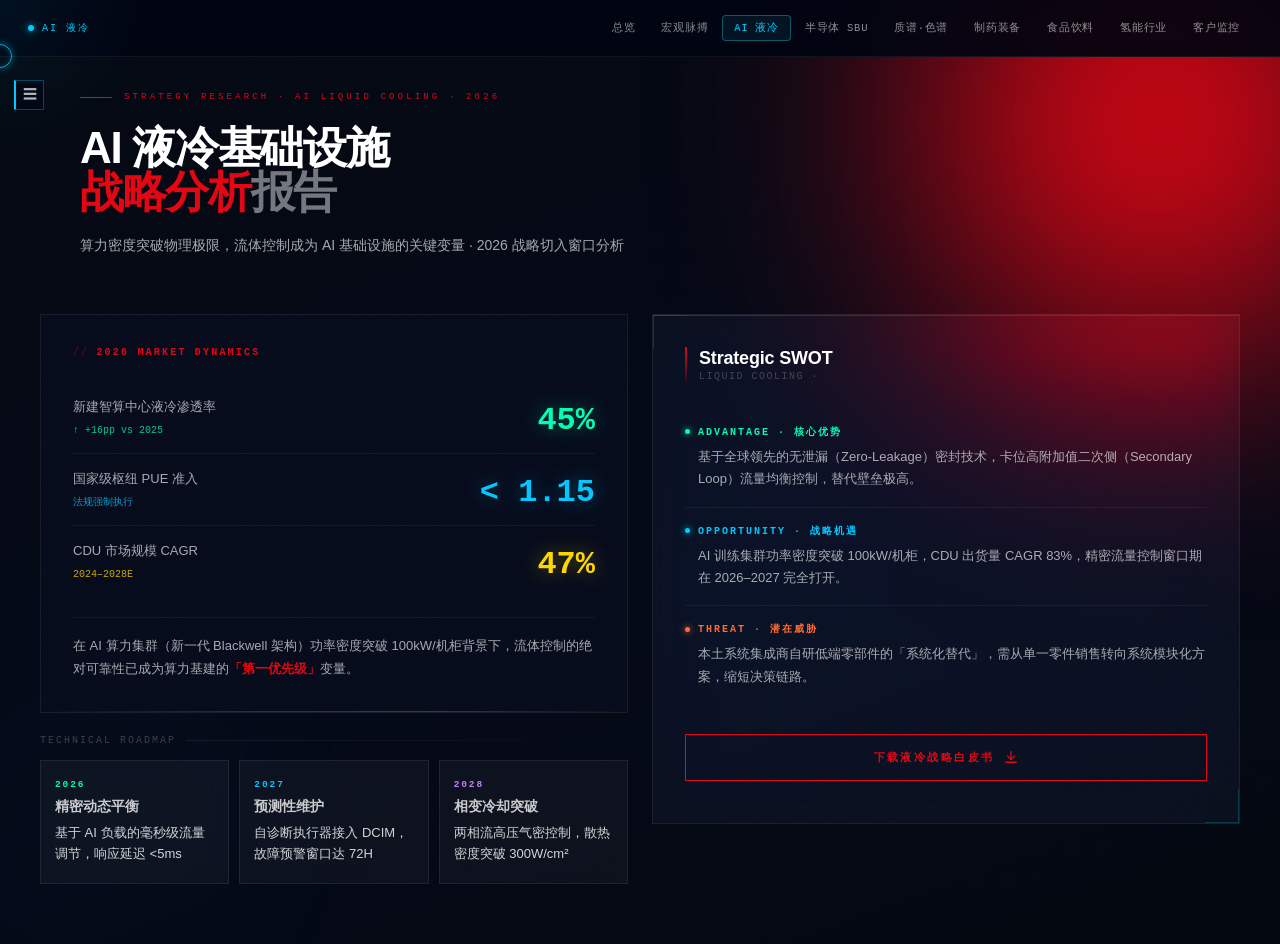
<file: liquid.html>
<!DOCTYPE html>
<html lang="zh-CN">
<head>
<meta charset="UTF-8"/><meta name="viewport" content="width=device-width,initial-scale=1"/>
<title>AI 液冷战略 · 战略分析 2026</title>
<script>
// ═══════════════════════════════════════════════════════════
//  "2026-02-28",
    updatedBy: "Nicole",
    version: "2.1"
  },

  // ── MACRO PAGE ───────────────────────────────────────────
  macro: {
    headline: "中国宏观脉搏",
    subline: "基于"十五五"规划开局之年的精密流体市场环境分析",
    period: "十五五规划开局年 / FY-2026",
    summaryStats: [
      { label: "综合景气度", value: "Expansionary" },
      { label: "政策向量",   value: "Targeted Easing" },
      { label: "外部压力指数", value: "Moderate" },
      { label: "数字经济比重", value: "43.7%" }
    ],
    metrics: [
      {
        label: "GDP 增速", labelEn: "GDP GROWTH",
        value: 5.0, unit: "%", trend: "+0.2%",
        insight: "结构性增长优于规模扩张",
        color: "#00FFB2",
        sparkData: [4.6, 4.8, 5.0], years: ["2024","2025","2026E"],
        note: "GDP 目标值 5.0% 来源于国家统计局公报及中金宏观研究团队预测。",
        actions: [
          { tag: "Q1", text: "完成重点晶圆客户年框合同续签，锁定 Q2–Q3 备货需求" },
          { tag: "Q2", text: "联动液冷集成商预演 2026 扩容节点，提前部署冷却阀组样品" },
          { tag: "H2", text: "布局生物医药园区本地化服务站，缩短响应链路至 48H" }
        ]
      },
      {
        label: "工业增加值", labelEn: "IND. VALUE ADD",
        value: 6.2, unit: "%", trend: "↑ Upward",
        insight: "新质生产力贡献率超 35%",
        color: "#00C8FF",
        sparkData: [5.1, 5.7, 6.2], years: ["2024","2025","2026E"],
        note: "工业增加值数据来源于国家统计局月度数据，德勤白皮书提供数字化转型量化分析。",
        actions: [
          { tag: "立即", text: "梳理先进封装 TOP 15 客户，建立超纯水阀组专项产品组合" },
          { tag: "Q2",  text: "与动力电池热管理集成商联合定义比例控制阀技术规格书" },
          { tag: "Q3",  text: "在长三角/珠三角工业园区推进流体诊断服务包订阅模式试点" }
        ]
      },
      {
        label: "制造业固投", labelEn: "MFG. CAPEX",
        value: 11.4, unit: "%", trend: "Stable",
        insight: "数字化转型进入产线深水区",
        color: "#FFD700",
        sparkData: [9.2, 10.8, 11.4], years: ["2024","2025","2026E"],
        note: "制造业固定资产投资数据引自国家统计局固投月报，麦肯锡报告提供行业拆解。",
        actions: [
          { tag: "战略", text: "建立制造业固投项目预警数据库，锁定 6 个月前采购决策窗口" },
          { tag: "产品", text: "推出智能工厂流体控制套件（含 IO-Link 数字接口）" },
          { tag: "渠道", text: "与系统集成商签署优先供应协议，覆盖华东/华南重点工业园区" }
        ]
      },
      {
        label: "出口增速", labelEn: "EXPORT GROWTH",
        value: 4.8, unit: "%", trend: "Shift",
        insight: "高附加值组件替代传统代工",
        color: "#FF6B35",
        sparkData: [5.9, 4.2, 4.8], years: ["2024","2025","2026E"],
        note: "出口增速数据来源于商务部月度贸易统计，商务部研究院提供出口结构升级分析。",
        actions: [
          { tag: "品牌", text: "联合半导体设备商打造「洁净流体合规出口」联合解决方案白皮书" },
          { tag: "服务", text: "在东南亚/中东布局本地化备件库，支持随主机出海的售后服务" },
          { tag: "认证", text: "加速推进 SEMI F57/F19 认证体系，提升客户出口竞争力背书" }
        ]
      },
      {
        label: "PPI 走势", labelEn: "PPI TREND",
        value: 1.2, unit: "%", trend: "Recovery",
        insight: "中下游利润空间重构",
        color: "#BF80FF",
        sparkData: [-2.7, -0.8, 1.2], years: ["2024","2025","2026E"],
        note: "PPI 数据来源于国家统计局价格统计司，中金宏观团队提供 PPI 回升路径预测。",
        actions: [
          { tag: "定价", text: "基于 PPI 回升重新校准产品定价策略，推出 ROI 可视化计算工具" },
          { tag: "价值", text: "将「降耗增效」纳入核心销售话术，量化流体控制精度带来的节省数据" },
          { tag: "时机", text: "把握利润修复窗口，推进存量客户设备升级与服务合同升级谈判" }
        ]
      }
    ]
  },

  // ── LIQUID COOLING PAGE ──────────────────────────────────
  liquid: {
    headline: "AI Infrastructure",
    subline: "算力密度突破物理极限，流体控制成为 AI 基础设施的关键变量",
    eyebrow: "SBU · AI Infrastructure · Liquid Cooling",
    marketRows: [
      { label: "新建智算中心液冷渗透率", value: "45%",    note: "↑ +16pp vs 2025", color: "#00FFB2" },
      { label: "国家级枢纽 PUE 准入",    value: "< 1.15", note: "法规强制执行",     color: "#00C8FF" },
      { label: "CDU 市场规模 CAGR",     value: "47%",    note: "2024–2028E",      color: "#FFD700" }
    ],
    bodyText: "在 AI 算力集群（新一代 Blackwell 架构）功率密度突破 100kW/机柜背景下，流体控制的绝对可靠性已成为算力基建的「第一优先级」变量。",
    roadmap: [
      { year: "2026", title: "精密动态平衡", color: "#00FFB2", desc: "基于 AI 负载的毫秒级流量调节，响应延迟 <5ms" },
      { year: "2027", title: "预测性维护",   color: "#00C8FF", desc: "自诊断执行器接入 DCIM，故障预警窗口达 72H" },
      { year: "2028", title: "相变冷却突破", color: "#BF80FF", desc: "两相流高压气密控制，散热密度突破 300W/cm²" }
    ],
    swot: [
      { tag: "ADVANTAGE",   zh: "核心优势", color: "#00FFB2", text: "基于全球领先的无泄漏（Zero-Leakage）密封技术，卡位高附加值二次侧流量均衡控制，替代壁垒极高。" },
      { tag: "OPPORTUNITY", zh: "战略机遇", color: "#00C8FF", text: "AI 训练集群功率密度突破 100kW/机柜，CDU 出货量 CAGR 83%，精密流量控制窗口期在 2026–2027 完全打开。" },
      { tag: "THREAT",      zh: "潜在威胁", color: "#FF6B35", text: "本土系统集成商自研低端零部件的「系统化替代」，需从单一零件销售转向系统模块化方案，缩短决策链路。" }
    ]
  },

  // ── SEMICONDUCTOR PAGE ───────────────────────────────────
  semiconductor: {
    headline: "半导体 SBU",
    subline: "先进制程 · 超高纯气路控制",
    tagline: "AI 驱动产能扩张，精密流体需求激增",
    stats: [
      { label: "精密流体管控节点/线", value: "3,200+", color: "#22d3ee" },
      { label: "晶圆厂固投增速",      value: "+21%",   color: "#22d3ee" },
      { label: "超纯水用量 CAGR",     value: "18%",    color: "#22d3ee" },
      { label: "景气度指数",           value: "9.2",    color: "#22d3ee" }
    ],
    specs: [
      { label: "表面粗糙度 (RA)",   value: "< 0.1 μm",   bar: 96, unit: "PERFORMANCE RATING" },
      { label: "气体泡漏率",         value: "1×10⁻¹²",   bar: 99, unit: "PERFORMANCE RATING" },
      { label: "耐腐蚀介质",         value: "HF / H₂SO₄", bar: 88, unit: "COMPATIBILITY RATING" },
      { label: "响应时间",           value: "< 50ms",     bar: 92, unit: "SPEED RATING" },
      { label: "洁净等级",           value: "ISO Class 1", bar: 100, unit: "CLEANLINESS RATING" }
    ],
    actions: [
      { quarter: "Q1 2026", title: "JDM 切入光刻机气路标准", urgency: "HIGH",
        desc: "以 Joint Development Manufacturing 模式联合国内主流 DUV 光刻机厂商，共同制定超纯气路控制模块规格，锁定先发壁垒。" },
      { quarter: "Q2 2026", title: "CoWoS 封装产线系统集成", urgency: "HIGH",
        desc: "针对台积电/长电科技 CoWoS 产能扩张，推出化学品精密配送系统完整解决方案，目标单线配套额 ¥2,800 万+。" },
      { quarter: "Q3 2026", title: "国产 12\" 晶圆厂批量导入", urgency: "MED",
        desc: "锁定中芯国际、华虹半导体新增 12 英寸产线，推进超纯水回路精密流量阀组替换传统品牌的系统迁移方案。" },
      { quarter: "H2 2026", title: "氢能源电解槽配套",       urgency: "MED",
        desc: "将半导体级腐蚀介质控制能力横向移植至碱性电解槽 KOH 管路，打开氢能赛道增量入口。" }
    ],
    risks: [
      { level: "HIGH",  label: "出口管制扩大", desc: "美国 BIS 规则可能进一步限制配套设备出口，需建立合规预警机制" },
      { level: "MED",   label: "设备交期延误", desc: "主机设备延期传导至配套采购延迟，建议提前 9 个月锁定框架协议" },
      { level: "LOW",   label: "国产替代提速", desc: "本土阀门厂商在低端品类持续渗透，需加速向高洁净度差异化品类迁移" }
    ]
  }
};

// ── STORAGE LAYER ─────────────────────────────────────────
// Loads saved edits from localStorage, merges over defaults
(function() {
  try {
    const saved = localStorage.getItem('burkert_data');
    if (saved) {
      const parsed = JSON.parse(saved);
      // Deep merge saved data over defaults
      function deepMerge(target, source) {
        for (const key of Object.keys(source)) {
          if (source[key] && typeof source[key] === 'object' && !Array.isArray(source[key])) {
            if (!target[key]) target[key] = {};
            deepMerge(target[key], source[key]);
          } else {
            target[key] = source[key];
          }
        }
        return target;
      }
      deepMerge(window.BURKERT_DATA, parsed);
    }
  } catch(e) {
    console.warn('Could not load saved data:', e);
  }
})();

</script>
<style>
*,*::before,*::after{box-sizing:border-box;margin:0;padding:0}
::-webkit-scrollbar{width:3px}::-webkit-scrollbar-thumb{background:rgba(255,255,255,.08)}
body{padding-top:56px;background:linear-gradient(160deg,#040912 0%,#050A18 60%,#040810 100%);color:#fff;font-family:'Helvetica Neue',Arial,sans-serif;min-height:100vh}
@keyframes spin{to{transform:rotate(360deg)}}
@keyframes spinCCW{from{transform:rotate(360deg)}to{transform:rotate(0deg)}}
@keyframes fadeUp{from{opacity:0;transform:translateY(16px)}to{opacity:1;transform:translateY(0)}}
@keyframes borderFlow{0%,100%{background-position:0% 50%}50%{background-position:100% 50%}}
@keyframes shimmer{0%{transform:translateX(-120%)}100%{transform:translateX(220%)}}
@keyframes dotBlink{0%,100%{opacity:1}50%{opacity:.15}}
@keyframes pulseGlow{0%,100%{opacity:.04;transform:scale(1)}50%{opacity:.09;transform:scale(1.05)}}
@keyframes scanline{0%{transform:translateY(-100%)}100%{transform:translateY(200vh)}}
.t-hero{font-size:clamp(1.6rem,5.2vw,2.5rem)}
.t-stat{font-size:clamp(1.4rem,3.5vw,2rem)}
.t-body{font-size:clamp(11px,1.75vw,13px)}
.t-label{font-size:clamp(8.5px,1.25vw,10px)}
.t-h3{font-size:clamp(14px,2.2vw,18px)}
.ring-cw{position:absolute;inset:-1px;z-index:0;padding:1px;border-radius:inherit;pointer-events:none;background:conic-gradient(from 0deg,rgba(227,6,19,0) 0deg,rgba(227,6,19,.92) 52deg,rgba(255,80,30,.45) 88deg,rgba(12,4,4,.05) 155deg,rgba(227,6,19,.68) 218deg,rgba(8,3,3,.04) 288deg,rgba(227,6,19,0) 360deg);-webkit-mask:linear-gradient(#fff 0 0) content-box,linear-gradient(#fff 0 0);mask:linear-gradient(#fff 0 0) content-box,linear-gradient(#fff 0 0);-webkit-mask-composite:xor;mask-composite:exclude;opacity:0;transition:opacity .4s ease}
.ring-ccw{position:absolute;inset:-3px;z-index:0;padding:1px;border-radius:inherit;pointer-events:none;background:conic-gradient(from 180deg,rgba(0,200,255,0) 0deg,rgba(0,200,255,.30) 68deg,rgba(4,8,28,.05) 155deg,rgba(0,200,255,.16) 238deg,rgba(0,200,255,0) 360deg);-webkit-mask:linear-gradient(#fff 0 0) content-box,linear-gradient(#fff 0 0);mask:linear-gradient(#fff 0 0) content-box,linear-gradient(#fff 0 0);-webkit-mask-composite:xor;mask-composite:exclude;opacity:0;transition:opacity .5s ease}
.ring-host:hover .ring-cw,.ring-host:hover .ring-ccw{opacity:1}
.ring-cw{animation:spin 9s linear infinite}
.ring-ccw{animation:spinCCW 14s linear infinite}
.grain::after{content:"";position:absolute;inset:0;border-radius:inherit;pointer-events:none;z-index:9;opacity:.024;background-image:url("data:image/svg+xml,%3Csvg viewBox='0 0 200 200' xmlns='http://www.w3.org/2000/svg'%3E%3Cfilter id='n'%3E%3CfeTurbulence type='fractalNoise' baseFrequency='0.82' numOctaves='4' stitchTiles='stitch'/%3E%3C/filter%3E%3Crect width='100%25' height='100%25' filter='url(%23n)'/%3E%3C/svg%3E");background-size:128px}
.animate-border-flow{animation:borderFlow 5s ease infinite;background-size:300% 300%}
.animate-dot-blink{animation:dotBlink 2.4s ease-in-out infinite}
.animate-shimmer{animation:shimmer 2.2s ease infinite}
.animate-fade-up{animation:fadeUp .6s ease both}
.main-grid{display:grid;grid-template-columns:1fr 1fr;gap:clamp(14px,2.5vw,24px);align-items:start}
@media(max-width:559px){.main-grid{grid-template-columns:1fr}}
.roadmap-grid{display:grid;grid-template-columns:repeat(3,1fr);gap:clamp(6px,1.5vw,10px)}
@media(max-width:400px){.roadmap-grid{grid-template-columns:1fr}}




/* HERO */
.hero{padding:12px 40px 32px;max-width:1300px;margin:0 auto}
.hero-eye{font-family:'IBM Plex Mono',monospace;font-size:9px;letter-spacing:.35em;color:#E30613;margin-bottom:24px;display:flex;align-items:center;gap:12px}
.hero-eye::before{content:'';width:32px;height:1px;background:#E30613}
.hero-title{font-size:clamp(28px,3.5vw,44px);font-weight:800;line-height:1.0;letter-spacing:-.03em;margin-bottom:20px;color:#fff}
.hero-title .a1{color:#E30613}
.hero-title .a2{color:rgba(255,255,255,.45)}
.hero-sub{font-size:14px;color:rgba(255,255,255,.65);max-width:640px;line-height:1.7;margin-bottom:24px}
/* ═══ NAV — unified semiconductor style ═══ */
#site-nav {
  position: fixed; top: 0; left: 0; right: 0; z-index: 10000;
  background: rgba(2,5,18,.94);
  backdrop-filter: blur(24px) saturate(160%);
  -webkit-backdrop-filter: blur(24px) saturate(160%);
  border-bottom: 1px solid rgba(255,255,255,.06);
}
.nav-inner {
  max-width: 1400px; margin: 0 auto;
  padding: 0 28px;
  display: flex; align-items: center; height: 56px;
  gap: 16px;
}
.nav-brand {
  font-family: var(--mono, 'IBM Plex Mono', monospace); font-size: 10px; letter-spacing: .2em;
  color: var(--nav-accent, #22d3ee); flex-shrink: 0;
  display: flex; align-items: center; gap: 8px;
}
.nav-brand::before {
  content: ''; width: 6px; height: 6px; border-radius: 50%;
  background: var(--nav-accent, #22d3ee);
  box-shadow: 0 0 8px var(--nav-accent, #22d3ee);
  animation: dotPulse 2.2s ease-in-out infinite;
}
@keyframes dotPulse { 0%,100%{box-shadow:0 0 0 0 rgba(34,211,238,.55)} 50%{box-shadow:0 0 0 5px rgba(34,211,238,0)} }
.nav-links { display: flex; gap: 2px; margin-left: auto; flex-wrap: wrap; }
.nav-link {
  padding: 5px 11px;
  font-size: 10.5px; font-family: var(--mono, 'IBM Plex Mono', monospace); letter-spacing: .07em;
  color: rgba(255,255,255,.55); text-decoration: none;
  border: 1px solid transparent; border-radius: 4px;
  transition: all .2s ease; white-space: nowrap;
}
.nav-link:hover { color: rgba(255,255,255,.95); border-color: rgba(255,255,255,.1); background: rgba(255,255,255,.04); }
.nav-link.active { color: var(--nav-accent, #22d3ee); border-color: rgba(34,211,238,.35); background: rgba(34,211,238,.08); }
#nav-progress {
  position: absolute; bottom: 0; left: 0; height: 1px;
  background: linear-gradient(90deg, var(--nav-accent, #22d3ee), transparent);
  width: 0; transition: width .1s linear;}
#cursor-glow{position:fixed;pointer-events:none;z-index:99999;width:320px;height:320px;border-radius:50%;transform:translate(-50%,-50%);background:radial-gradient(circle,rgba(0,200,255,.07) 0%,rgba(0,200,255,.03) 30%,transparent 70%);transition:opacity .3s ease;mix-blend-mode:screen}
#cursor-dot{position:fixed;pointer-events:none;z-index:100000;width:24px;height:24px;border-radius:50%;background:transparent;border:1.5px solid rgba(0,200,255,.85);transform:translate(-50%,-50%);box-shadow:0 0 8px rgba(0,200,255,.45),inset 0 0 6px rgba(0,200,255,.2);transition:width .2s ease,height .2s ease,border-color .2s,box-shadow .2s}
body:has(a:hover) #cursor-dot,body:has(button:hover) #cursor-dot,body:has([onclick]:hover) #cursor-dot{width:36px;height:36px;border-color:rgba(255,215,0,.9);box-shadow:0 0 16px rgba(255,215,0,.4),inset 0 0 10px rgba(255,215,0,.08)}
@media(pointer:coarse){#cursor-glow,#cursor-dot{display:none}}

</style>
</head>
<body>
<div id="cursor-glow"></div>
<div id="cursor-dot"></div>

<!-- NAV -->
<nav id="site-nav" style="--nav-accent: #00C8FF;">
  <div class="nav-inner">
    <div class="nav-brand">AI 液冷</div>
    <div class="nav-links">
      <a href="index.html" class="nav-link">总览</a>
      <a href="macro.html" class="nav-link">宏观脉搏</a>
      <a href="liquid.html" class="nav-link active">AI 液冷</a>
      <a href="semiconductor.html" class="nav-link">半导体 SBU</a>
      <a href="mscc.html" class="nav-link">质谱·色谱</a>
      <a href="pharma.html" class="nav-link">制药装备</a>
      <a href="food.html" class="nav-link">食品饮料</a>
      <a href="hydrogen.html" class="nav-link">氢能行业</a>
      <a href="customers.html" class="nav-link">客户监控</a>
    </div>
    <div id="nav-progress"></div>
  </div>
</nav>


<!-- BG effects -->
<div style="position:fixed;top:-110px;right:-110px;width:clamp(240px,42vw,460px);height:clamp(240px,42vw,460px);background:#E30613;border-radius:50%;filter:blur(130px);pointer-events:none;animation:pulseGlow 5s ease-in-out infinite;z-index:0"></div>
<div style="position:fixed;bottom:-80px;left:-60px;width:clamp(150px,28vw,320px);height:clamp(150px,28vw,320px);background:#00C8FF;border-radius:50%;filter:blur(110px);opacity:.022;pointer-events:none;z-index:0"></div>
<div style="position:fixed;inset:0;pointer-events:none;background-image:radial-gradient(rgba(255,255,255,.055) 1px,transparent 1px);background-size:32px 32px;opacity:.55;z-index:0"></div>
<div style="position:fixed;left:0;right:0;height:1px;background:linear-gradient(90deg,transparent,rgba(227,6,19,.18),rgba(0,200,255,.1),transparent);pointer-events:none;z-index:0;animation:scanline 14s linear infinite"></div>

<section style="padding:clamp(16px,2vw,24px) clamp(16px,5vw,40px) 60px;position:relative;z-index:1">
<div style="max-width:1280px;margin:0 auto">

<!-- HEADER -->
<div class="hero">
  <div class="hero-eye">STRATEGY RESEARCH · AI LIQUID COOLING · 2026</div>
  <h1 class="hero-title">AI 液冷基础设施<br/><span class="a1">战略分析</span><span class="a2">报告</span></h1>
  <p class="hero-sub">算力密度突破物理极限，流体控制成为 AI 基础设施的关键变量 · 2026 战略切入窗口分析</p>
</div>

  <!-- MAIN GRID -->
  <div class="main-grid">

    <!-- LEFT: market card + roadmap -->
    <div style="display:flex;flex-direction:column;gap:clamp(14px,2.5vw,22px)">

      <!-- Featured card with spin ring -->
      <div class="ring-host grain" style="position:relative">
        <div class="ring-cw"></div>
        <div class="ring-ccw"></div>
        <div style="position:relative;z-index:1;background:rgba(7,12,28,.88);backdrop-filter:blur(22px) saturate(160%);-webkit-backdrop-filter:blur(22px) saturate(160%);border:1px solid rgba(255,255,255,.07);padding:clamp(20px,4vw,32px);overflow:hidden;animation:fadeUp .55s ease both">
          <div style="position:absolute;inset:0;pointer-events:none;z-index:0;opacity:.024;background-image:url('data:image/svg+xml,%3Csvg viewBox=\\'0 0 200 200\\' xmlns=\\'http://www.w3.org/2000/svg\\'%3E%3Cfilter id=\\'n\\'%3E%3CfeTurbulence type=\\'fractalNoise\\' baseFrequency=\\'0.82\\' numOctaves=\\'4\\'/%3E%3C/filter%3E%3Crect width=\\'100%25\\' height=\\'100%25\\' filter=\\'url(%23n)\\'/%3E%3C/svg%3E');background-size:128px"></div>
          <div class="animate-border-flow" style="position:absolute;bottom:0;left:0;right:0;height:1px;z-index:0;background:linear-gradient(90deg,transparent,rgba(227,6,19,.55),rgba(0,200,255,.35),transparent)"></div>
          <div style="position:relative;z-index:1">
            <h3 class="t-label" style="font-family:monospace;color:#E30613;letter-spacing:.22em;text-transform:uppercase;margin-bottom:clamp(16px,3vw,24px);display:flex;align-items:center;gap:7px"><span style="opacity:.4">//</span> 2026 Market Dynamics</h3>
            <div id="market-rows"></div>
            <p class="t-body" style="color:rgba(255,255,255,.65);line-height:1.78;margin-top:clamp(14px,2.5vw,20px);border-top:1px solid rgba(255,255,255,.05);padding-top:clamp(12px,2vw,16px)">
              在 AI 算力集群（新一代 Blackwell 架构）功率密度突破 100kW/机柜背景下，流体控制的绝对可靠性已成为算力基建的<span style="color:#E30613;font-weight:600">「第一优先级」</span>变量。
            </p>
          </div>
        </div>
      </div>

      <!-- Roadmap -->
      <div>
        <div style="display:flex;align-items:center;gap:10px;margin-bottom:clamp(10px,2vw,14px)">
          <span class="t-label" style="font-family:monospace;color:rgba(255,255,255,.22);letter-spacing:.2em;text-transform:uppercase;white-space:nowrap">Technical Roadmap</span>
          <div style="flex:1;height:1px;background:linear-gradient(90deg,rgba(255,255,255,.08),transparent)"></div>
        </div>
        <div class="roadmap-grid" id="roadmap-grid"></div>
      </div>
    </div>

    <!-- RIGHT: SWOT + CTA -->
    <div class="grain" style="position:relative;background:rgba(255,255,255,.028);backdrop-filter:blur(26px) saturate(160%);-webkit-backdrop-filter:blur(26px) saturate(160%);border:1px solid rgba(255,255,255,.07);padding:clamp(20px,4vw,32px);overflow:hidden;animation:fadeUp .7s ease .12s both">
      <div style="position:absolute;top:0;left:0;pointer-events:none;width:clamp(22px,3.5vw,34px);height:clamp(22px,3.5vw,34px);border-top:1px solid rgba(227,6,19,.5);border-left:1px solid rgba(227,6,19,.5)"></div>
      <div style="position:absolute;bottom:0;right:0;pointer-events:none;width:clamp(22px,3.5vw,34px);height:clamp(22px,3.5vw,34px);border-bottom:1px solid rgba(0,200,255,.22);border-right:1px solid rgba(0,200,255,.22)"></div>
      <div class="animate-border-flow" style="position:absolute;top:0;left:0;right:0;height:1px;background:linear-gradient(90deg,rgba(227,6,19,.6),rgba(255,255,255,.1) 40%,rgba(227,6,19,.4));background-size:300% 100%"></div>
      <div style="position:absolute;inset:0;opacity:.02;pointer-events:none;background-image:url('data:image/svg+xml,%3Csvg viewBox=\\'0 0 200 200\\' xmlns=\\'http://www.w3.org/2000/svg\\'%3E%3Cfilter id=\\'n\\'%3E%3CfeTurbulence type=\\'fractalNoise\\' baseFrequency=\\'0.82\\' numOctaves=\\'4\\'/%3E%3C/filter%3E%3Crect width=\\'100%25\\' height=\\'100%25\\' filter=\\'url(%23n)\\'/%3E%3C/svg%3E');background-size:128px"></div>
      <div style="position:relative;z-index:1">
        <div style="display:flex;align-items:center;gap:12px;margin-bottom:clamp(16px,3vw,26px)">
          <div style="width:2px;height:clamp(28px,4vw,36px);flex-shrink:0;background:linear-gradient(180deg,#E30613,rgba(227,6,19,.1))"></div>
          <div>
            <h2 class="t-h3" style="font-weight:800;color:#fff;letter-spacing:-.01em;margin-bottom:2px">Strategic SWOT</h2>
            <p class="t-label" style="font-family:monospace;color:rgba(255,255,255,.22);letter-spacing:.15em">LIQUID COOLING · </p>
          </div>
        </div>
        <div id="swot-list"></div>
        <div style="margin-top:clamp(20px,3vw,30px)">
          <button id="cta-btn" style="width:100%;padding:clamp(12px,2.5vw,15px) 20px;background:transparent;border:1px solid #E30613;color:#E30613;font-family:monospace;font-weight:700;font-size:clamp(9.5px,1.8vw,11px);letter-spacing:.22em;text-transform:uppercase;cursor:pointer;transition:all .25s cubic-bezier(.16,1,.3,1);position:relative;overflow:hidden;display:flex;align-items:center;justify-content:center;gap:10px">
            <span style="position:relative">下载液冷战略白皮书</span>
            <svg viewBox="0 0 16 16" fill="none" stroke="currentColor" stroke-width="1.5" stroke-linecap="round" stroke-linejoin="round" style="width:14px;height:14px;flex-shrink:0;position:relative;transition:transform .2s"><path d="M8 2v8M4 7l4 4 4-4M2 14h12"/></svg>
          </button>
          <p class="t-label" style="font-family:monospace;text-align:center;color:rgba(255,255,255,.18);letter-spacing:.1em;margin-top:10px"></p>
        </div>
      </div>
    </div>
  </div>
</div>
</section>

<script>
const MARKET_ROWS=[
  {label:"新建智算中心液冷渗透率",value:"45%",note:"↑ +16pp vs 2025",color:"#00FFB2"},
  {label:"国家级枢纽 PUE 准入",value:"< 1.15",note:"法规强制执行",color:"#00C8FF"},
  {label:"CDU 市场规模 CAGR",value:"47%",note:"2024–2028E",color:"#FFD700"},
];
const ROADMAP=[
  {year:"2026",title:"精密动态平衡",color:"#00FFB2",desc:"基于 AI 负载的毫秒级流量调节，响应延迟 <5ms"},
  {year:"2027",title:"预测性维护",color:"#00C8FF",desc:"自诊断执行器接入 DCIM，故障预警窗口达 72H"},
  {year:"2028",title:"相变冷却突破",color:"#BF80FF",desc:"两相流高压气密控制，散热密度突破 300W/cm²"},
];
const SWOT=[
  {tag:"ADVANTAGE",zh:"核心优势",color:"#00FFB2",text:"基于全球领先的无泄漏（Zero-Leakage）密封技术，卡位高附加值二次侧（Secondary Loop）流量均衡控制，替代壁垒极高。"},
  {tag:"OPPORTUNITY",zh:"战略机遇",color:"#00C8FF",text:"AI 训练集群功率密度突破 100kW/机柜，CDU 出货量 CAGR 83%，精密流量控制窗口期在 2026–2027 完全打开。"},
  {tag:"THREAT",zh:"潜在威胁",color:"#FF6B35",text:"本土系统集成商自研低端零部件的「系统化替代」，需从单一零件销售转向系统模块化方案，缩短决策链路。"},
];

// Market rows
const mr = document.getElementById('market-rows');
MARKET_ROWS.forEach((r,i)=>{
  mr.insertAdjacentHTML('beforeend',`<div style="display:flex;justify-content:space-between;align-items:flex-end;gap:12px;padding:clamp(11px,2vw,16px) 0;${i<MARKET_ROWS.length-1?'border-bottom:1px solid rgba(255,255,255,.05)':''}">
    <div style="min-width:0"><p class="t-body" style="color:rgba(255,255,255,.65);margin-bottom:3px;overflow:hidden;text-overflow:ellipsis;white-space:nowrap">${r.label}</p><span class="t-label" style="font-family:monospace;color:${r.color};opacity:.78">${r.note}</span></div>
    <span class="t-stat" style="font-family:monospace;font-weight:700;color:${r.color};line-height:1;flex-shrink:0;text-shadow:0 0 20px ${r.color}60">${r.value}</span>
  </div>`);
});

// Roadmap
const rg = document.getElementById('roadmap-grid');
ROADMAP.forEach((item,i)=>{
  const d = document.createElement('div');
  d.style.cssText=`position:relative;background:rgba(255,255,255,.04);border:1px solid rgba(255,255,255,.08);backdrop-filter:blur(12px);padding:clamp(12px,2.5vw,18px) clamp(10px,2vw,14px);cursor:pointer;transition:all .28s cubic-bezier(.16,1,.3,1);overflow:hidden;animation:fadeUp .6s ease both;animation-delay:${220+i*110}ms`;
  d.innerHTML=`<span style="display:block;margin-bottom:8px;font-family:monospace;font-size:9.5px;color:${item.color};letter-spacing:.2em;font-weight:700">${item.year}</span>
    <h4 style="font-size:clamp(12px,2vw,13.5px);font-weight:700;margin-bottom:6px;color:rgba(255,255,255,.78);transition:color .2s">${item.title}</h4>
    <p class="t-body" style="color:rgba(255,255,255,.82);line-height:1.65">${item.desc}</p>
    <div style="position:absolute;bottom:0;left:0;right:0;height:1px;background:linear-gradient(90deg,transparent,${item.color},transparent);opacity:0;transition:opacity .3s" class="glow-line"></div>`;
  d.addEventListener('mouseenter',()=>{d.style.background=`linear-gradient(135deg,rgba(6,11,26,.97),${item.color}12)`;d.style.borderColor=item.color+'55';d.style.transform='translateY(-4px)';d.querySelector('.glow-line').style.opacity='.75'});
  d.addEventListener('mouseleave',()=>{d.style.background='rgba(255,255,255,.04)';d.style.borderColor='rgba(255,255,255,.08)';d.style.transform='';d.querySelector('.glow-line').style.opacity='0'});
  rg.appendChild(d);
});

// SWOT
const sl = document.getElementById('swot-list');
SWOT.forEach((item,i)=>{
  sl.insertAdjacentHTML('beforeend',`<div style="padding:clamp(12px,2vw,16px) 0;${i<SWOT.length-1?'border-bottom:1px solid rgba(255,255,255,.05)':''}">
    <div style="display:flex;align-items:center;gap:8px;margin-bottom:7px">
      <span class="animate-dot-blink" style="display:inline-block;width:5px;height:5px;border-radius:50%;background:${item.color};box-shadow:0 0 6px ${item.color};flex-shrink:0"></span>
      <span class="t-label" style="font-family:monospace;color:${item.color};letter-spacing:.2em;font-weight:700">${item.tag} · ${item.zh}</span>
    </div>
    <p class="t-body" style="color:rgba(255,255,255,.65);line-height:1.72;padding-left:13px;transition:color .25s">${item.text}</p>
  </div>`);
});

// CTA button
const btn = document.getElementById('cta-btn');
btn.addEventListener('mouseenter',()=>{btn.style.background='#E30613';btn.style.color='#fff';btn.style.boxShadow='0 0 36px rgba(227,6,19,.28)'});
btn.addEventListener('mouseleave',()=>{btn.style.background='transparent';btn.style.color='#E30613';btn.style.boxShadow='none'});

// Scroll progress
window.addEventListener('scroll',()=>{
  const pct=window.scrollY/(document.documentElement.scrollHeight-window.innerHeight)*100;
  document.getElementById('nav-bar').style.width=pct+'%';
});
</script>

<style>
#toc-btn{position:fixed;top:80px;left:14px;z-index:9500;width:30px;height:30px;background:rgba(2,5,18,.92);border:1px solid #00C8FF55;border-left:2px solid #00C8FF;color:rgba(255,255,255,.7);cursor:pointer;font-size:14px;display:flex;align-items:center;justify-content:center;transition:all .2s}
#toc-btn:hover{color:#fff;background:#00C8FF22}
#toc-panel{position:fixed;top:80px;left:14px;z-index:9499;width:200px;background:rgba(2,5,18,.96);backdrop-filter:blur(16px);-webkit-backdrop-filter:blur(16px);border:1px solid rgba(255,255,255,.08);border-left:2px solid #00C8FF;transform:translateX(-220px);opacity:0;pointer-events:none;transition:transform .28s cubic-bezier(.16,1,.3,1),opacity .28s}
#toc-panel.open{transform:translateX(0);opacity:1;pointer-events:auto}
#toc-head{display:flex;justify-content:space-between;align-items:center;padding:10px 14px;border-bottom:1px solid rgba(255,255,255,.07)}
#toc-head span{font-family:'IBM Plex Mono',monospace;font-size:8px;letter-spacing:.25em;color:#00C8FF99}
#toc-head button{background:none;border:none;color:rgba(255,255,255,.4);cursor:pointer;font-size:16px;line-height:1;padding:0}
#toc-head button:hover{color:#fff}
.ti{display:flex;gap:8px;align-items:center;padding:7px 14px;text-decoration:none;border-left:2px solid transparent;margin-left:-2px;transition:background .15s}
.ti:hover{background:rgba(255,255,255,.04)}
.ti.on{border-left-color:#00C8FF;background:#00C8FF18}
.ti span:first-child{font-family:'IBM Plex Mono',monospace;font-size:8px;color:rgba(255,255,255,.3);width:18px;flex-shrink:0}
.ti span:last-child{font-size:11px;color:rgba(255,255,255,.72)}
.ti.on span:first-child{color:#00C8FF}
.ti.on span:last-child{color:#fff}
@media(max-width:768px){#toc-btn,#toc-panel{display:none!important}}
</style>
<button id="toc-btn" onclick="tocToggle()" title="目录">☰</button>
<div id="toc-panel">
  <div id="toc-head"><span>目录</span><button onclick="tocToggle()">×</button></div>
  <a class="ti" href="#s01"><span>01</span><span>市场动态数据</span></a>
  <a class="ti" href="#s02"><span>02</span><span>技术路线图</span></a>
  <a class="ti" href="#s03"><span>03</span><span>战略 SWOT</span></a>
</div>
<script>
function tocToggle(){
  var p=document.getElementById('toc-panel'),b=document.getElementById('toc-btn');
  var o=p.classList.toggle('open');
  b.style.cssText=o?"opacity:0;pointer-events:none":"opacity:1;pointer-events:auto";
}
document.querySelectorAll('.ti').forEach(function(a){
  a.addEventListener('click',function(e){
    e.preventDefault();
    var el=document.getElementById(a.getAttribute('href').slice(1));
    if(el){
      var offset = el.getBoundingClientRect().top + window.pageYOffset - 64;
      window.scrollTo({top: offset, behavior: 'smooth'});
    }
    tocToggle();
  });
});
var _ids=Array.from(document.querySelectorAll('.ti')).map(function(a){return a.getAttribute('href').slice(1);});
function _at(){var c=_ids[0];_ids.forEach(function(id){var e=document.getElementById(id);if(e&&e.getBoundingClientRect().top<=120)c=id;});document.querySelectorAll('.ti').forEach(function(a){a.classList.toggle('on',a.getAttribute('href')==='#'+c);});}
window.addEventListener('scroll',_at,{passive:true});_at();
</script>





<script>
(function(){
  const glow=document.getElementById('cursor-glow'),dot=document.getElementById('cursor-dot');
  let mx=0,my=0,gx=0,gy=0;
  document.addEventListener('mousemove',e=>{mx=e.clientX;my=e.clientY;dot.style.left=mx+'px';dot.style.top=my+'px';});
  function animGlow(){gx+=(mx-gx)*.08;gy+=(my-gy)*.08;glow.style.left=gx+'px';glow.style.top=gy+'px';requestAnimationFrame(animGlow);}
  animGlow();
  document.addEventListener('mouseleave',()=>{glow.style.opacity='0';dot.style.opacity='0';});
  document.addEventListener('mouseenter',()=>{glow.style.opacity='1';dot.style.opacity='1';});
})();
</script>

<style id="rss-news-style">
.rss-news-section{margin:40px auto;max-width:1200px;padding:0 24px;font-family:inherit}
.rss-news-header{display:flex;justify-content:space-between;align-items:center;border-bottom:1px solid #00ff88;padding-bottom:10px;margin-bottom:24px}
.rss-news-label{font-size:13px;font-weight:700;letter-spacing:.12em;color:#00ff88;text-transform:uppercase}
.rss-news-updated{font-size:11px;color:#888;letter-spacing:.04em}
.rss-news-grid{display:grid;grid-template-columns:repeat(auto-fill,minmax(300px,1fr));gap:16px}
.rss-news-item{background:#111;border:1px solid #222;border-radius:8px;padding:16px 18px;transition:border-color .2s}
.rss-news-item:hover{border-color:#00ff88}
.rss-news-meta{display:flex;gap:10px;align-items:center;margin-bottom:8px}
.rss-news-source{font-size:10px;font-weight:700;letter-spacing:.08em;color:#00ff88;background:#00ff881a;padding:2px 8px;border-radius:20px}
.rss-news-title a{font-size:13px;font-weight:600;color:#eee;text-decoration:none;line-height:1.5;display:block;margin-bottom:6px}
.rss-news-title a:hover{color:#00ff88}
.rss-news-summary{font-size:12px;color:#888;line-height:1.7}
.rss-news-empty{padding:32px;text-align:center;color:#555;font-size:13px}
.rss-news-loading{padding:32px;text-align:center;color:#555;font-size:13px}
</style>



<script>
(function() {
  var BASE = "https://nicole125-gif.github.io/Nicole-intelligence/data/rss";
  var VID  = "ai_liquid_cooling";

  function ago(iso) {
    var d = (Date.now() - new Date(iso).getTime()) / 1000;
    if (d < 3600)  return Math.floor(d/60)  + "分钟前";
    if (d < 86400) return Math.floor(d/3600) + "小时前";
    return Math.floor(d/86400) + "天前";
  }

  function render(data) {
    var updated = document.getElementById("rss-news-updated");
    var grid    = document.getElementById("rss-news-grid");
    if (!grid) return;

    var items = data.items.filter(function(i){ return i.lang === "zh"; });
    var dt = new Date(data.updated_at);
    if (updated) updated.textContent = "数据更新：" + dt.getFullYear() + "年" +
      (dt.getMonth()+1).toString().padStart(2,"0") + "月" +
      dt.getDate().toString().padStart(2,"0") + "日";

    if (!items.length) {
      grid.innerHTML = '<div class="rss-news-empty">暂无近期动态</div>';
      return;
    }
    grid.innerHTML = items.map(function(item) {
      return '<div class="rss-news-item">' +
        '<div class="rss-news-meta"><span class="rss-news-source">' + item.source + '</span>' +
        '<span style="font-size:10px;color:#666;margin-left:auto">' + ago(item.pub_date) + '</span></div>' +
        '<div class="rss-news-title"><a href="' + item.url + '" target="_blank" rel="noopener">' + item.title + '</a></div>' +
        (item.summary ? '<div class="rss-news-summary">' + item.summary + '</div>' : '') +
        '</div>';
    }).join('');
  }

  function load() {
    var grid = document.getElementById("rss-news-grid");
    if (!grid) return;
    fetch(BASE + "/" + VID + ".json?t=" + Date.now())
      .then(function(r){ return r.json(); })
      .then(render)
      .catch(function(){ if(grid) grid.innerHTML = '<div class="rss-news-empty">⚠ 动态加载失败</div>'; });
  }

  if (document.readyState === "loading") {
    document.addEventListener("DOMContentLoaded", load);
  } else { load(); }
})();
</script>

</body>
</html>
<script>
// Dynamic data override from data.js
(function() {
  if (!window.BURKERT_DATA || !window.BURKERT_DATA.liquid) return;
  const lq = window.BURKERT_DATA.liquid;
  // Override MARKET_ROWS, ROADMAP, SWOT with saved data
  if (lq.marketRows) { MARKET_ROWS.splice(0); lq.marketRows.forEach(r=>MARKET_ROWS.push(r)); }
  if (lq.roadmap)    { ROADMAP.splice(0);     lq.roadmap.forEach(r=>ROADMAP.push(r)); }
  if (lq.swot)       { SWOT.splice(0);        lq.swot.forEach(s=>SWOT.push(s)); }
  // Re-render
  document.getElementById('market-rows').innerHTML='';
  document.getElementById('roadmap-grid').innerHTML='';
  document.getElementById('swot-list').innerHTML='';
  // Trigger renders by re-running the render logic
  location.search; // noop to reference script order
})();
</script>
</file>
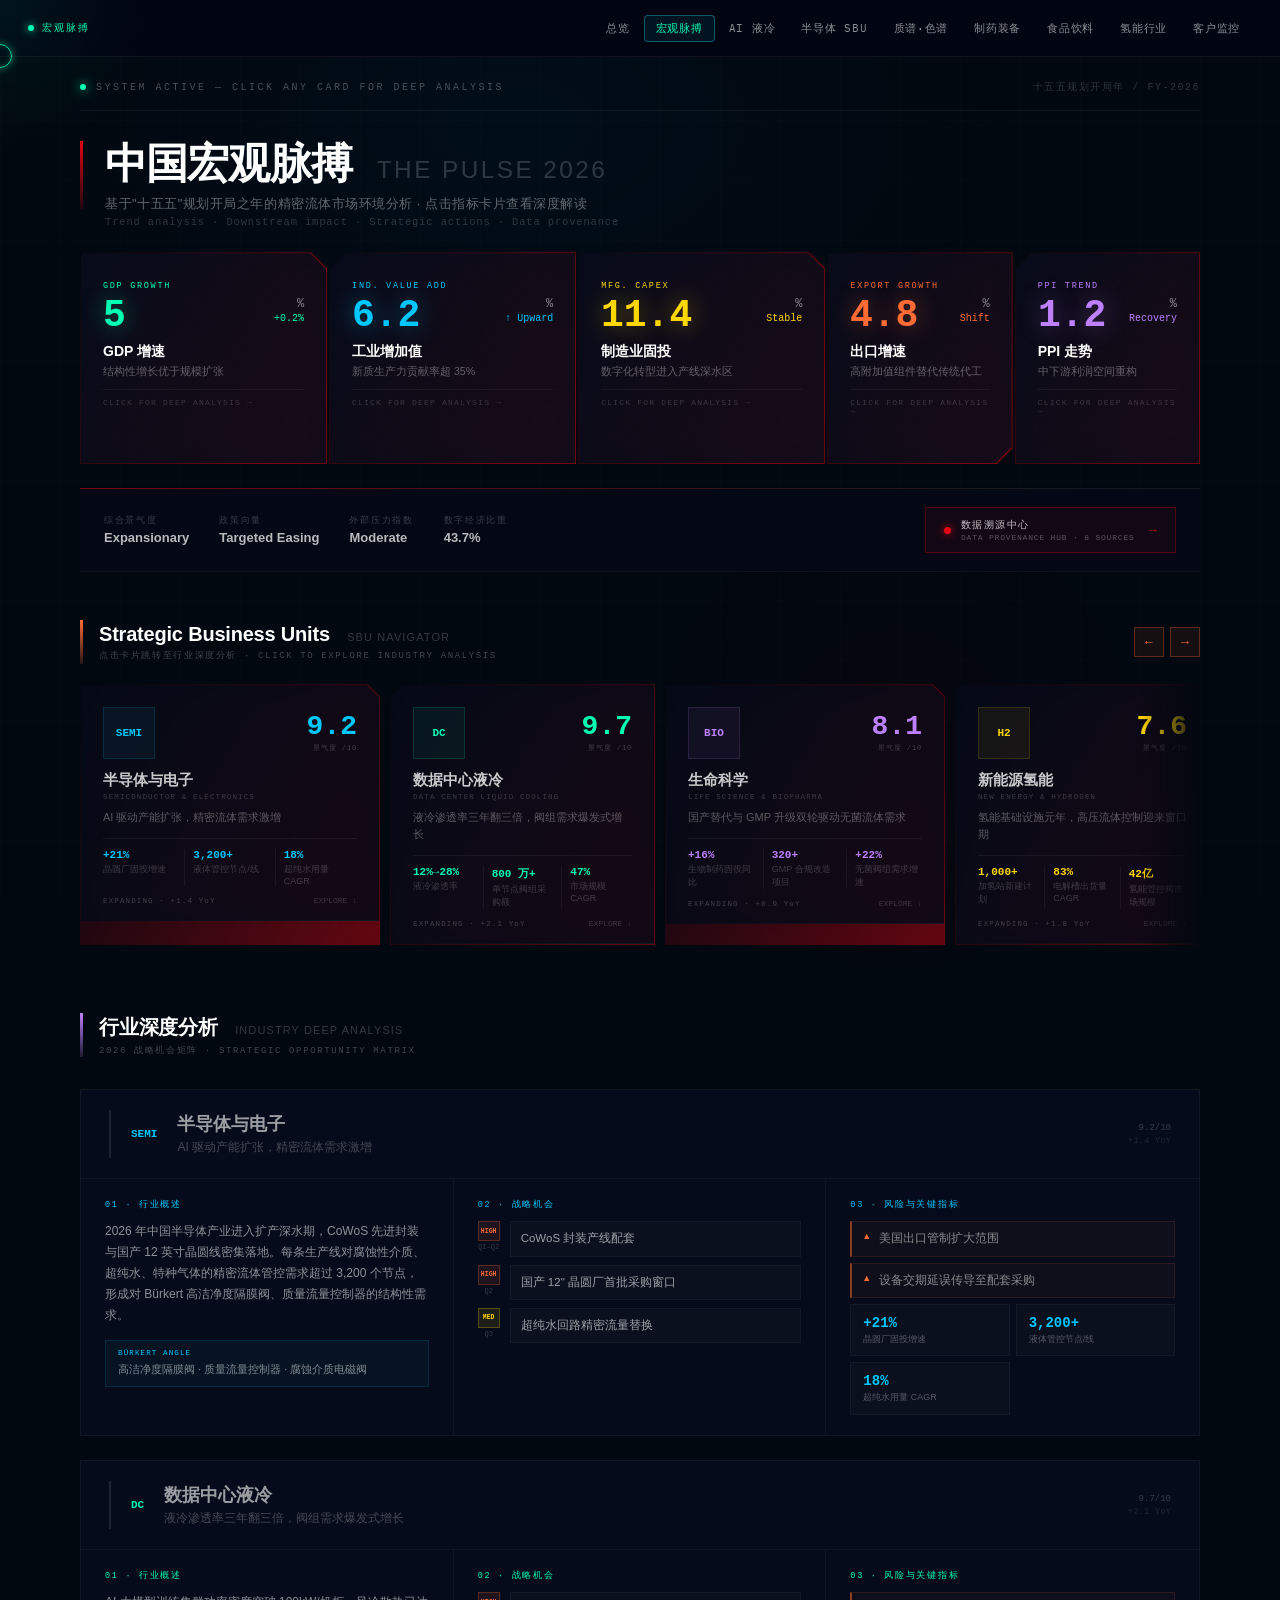
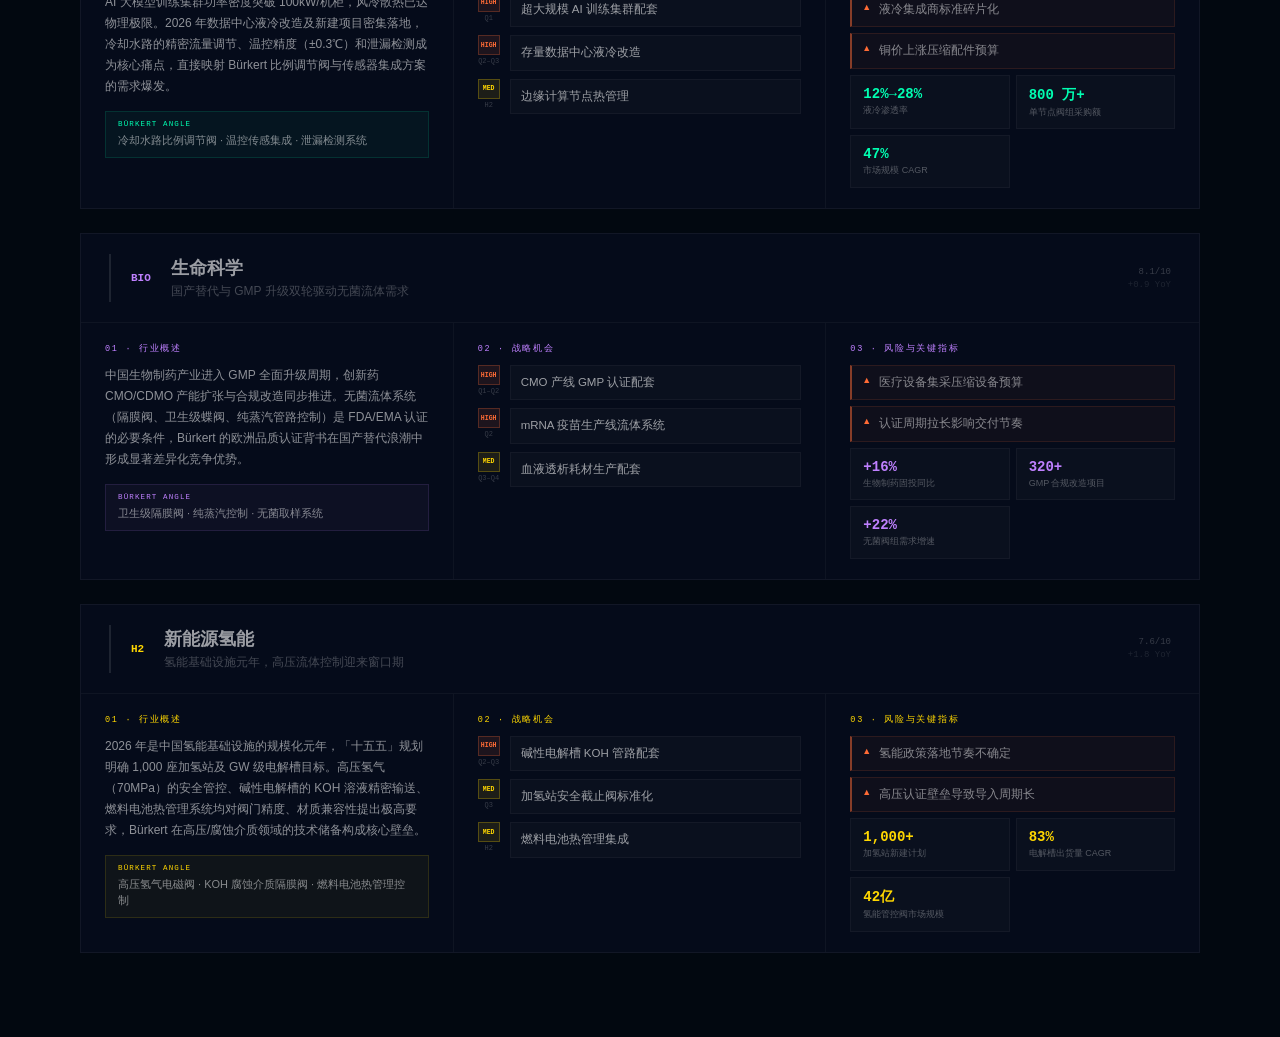
<file: macro.html>
<!DOCTYPE html>
<html lang="zh-CN">
<head>
<meta charset="UTF-8"/><meta name="viewport" content="width=device-width,initial-scale=1"/>
<title>宏观脉搏 · 战略分析 2026</title>
<link href="https://fonts.googleapis.com/css2?family=IBM+Plex+Mono:wght@400;700&display=swap" rel="stylesheet"/>
<script>
// ═══════════════════════════════════════════════════════════
//  "2026-03-31",
    updatedBy: "Nicole",
    version: "2.1"
  },

  // ── MACRO PAGE ───────────────────────────────────────────
  macro: {
    headline: "中国宏观脉搏",
    subline: "基于"十五五"规划开局之年的精密流体市场环境分析",
    period: "十五五规划开局年 / FY-2026",
    summaryStats: [
      { label: "综合景气度", value: "Expansionary" },
      { label: "政策向量",   value: "Targeted Easing" },
      { label: "外部压力指数", value: "Elevated" },
      { label: "数字经济比重", value: "43.7%" }
    ],
    metrics: [
      {
        label: "GDP 增速", labelEn: "GDP GROWTH",
        value: 5.0, unit: "%", trend: "+0.2%",
        insight: "3月PMI 50.5%↑ Q1开局有力确认",
        color: "#00FFB2",
        sparkData: [4.6, 4.8, 5.0], years: ["2024","2025","2026E"],
        note: "3月官方PMI 50.5%（+1.5pp），重返扩张区间。GDP全年目标4.5-5%，两会确认。数据来源：国家统计局2026-03-31。",
        actions: [
          { tag: "Q1", text: "完成重点晶圆客户年框合同续签，锁定 Q2–Q3 备货需求" },
          { tag: "Q2", text: "联动液冷集成商预演 2026 扩容节点，提前部署冷却阀组样品" },
          { tag: "H2", text: "布局生物医药园区本地化服务站，缩短响应链路至 48H" }
        ]
      },
      {
        label: "工业增加值", labelEn: "IND. VALUE ADD",
        value: 6.2, unit: "%", trend: "↑ Upward",
        insight: "新质生产力贡献率超 35%",
        color: "#00C8FF",
        sparkData: [5.1, 5.7, 6.2], years: ["2024","2025","2026E"],
        note: "2026年1-2月规上工业增加值+6.3%（较12月+1.1pp）；装备制造业+9.3%；高技术制造业+13.1%，贡献率31.5%。数据来源：国家统计局2026-03-16。",
        actions: [
          { tag: "立即", text: "梳理先进封装 TOP 15 客户，建立超纯水阀组专项产品组合" },
          { tag: "Q2",  text: "与动力电池热管理集成商联合定义比例控制阀技术规格书" },
          { tag: "Q3",  text: "在长三角/珠三角工业园区推进流体诊断服务包订阅模式试点" }
        ]
      },
      {
        label: "制造业固投", labelEn: "MFG. CAPEX",
        value: 11.4, unit: "%", trend: "Stable",
        insight: "数字化转型进入产线深水区",
        color: "#FFD700",
        sparkData: [9.2, 10.8, 11.4], years: ["2024","2025","2026E"],
        note: "2026年1-2月全国FAI+1.8%转正；制造业FAI+2.5%。工业增加值+6.3%，高技术制造+13.1%。数据来源：国家统计局2026-03-16。",
        actions: [
          { tag: "战略", text: "建立制造业固投项目预警数据库，锁定 6 个月前采购决策窗口" },
          { tag: "产品", text: "推出智能工厂流体控制套件（含 IO-Link 数字接口）" },
          { tag: "渠道", text: "与系统集成商签署优先供应协议，覆盖华东/华南重点工业园区" }
        ]
      },
      {
        label: "出口增速", labelEn: "EXPORT GROWTH",
        value: 4.8, unit: "%", trend: "Shift",
        insight: "高附加值组件替代传统代工",
        color: "#FF6B35",
        sparkData: [5.9, 4.2, 4.8], years: ["2024","2025","2026E"],
        note: "出口增速数据来源于商务部月度贸易统计，商务部研究院提供出口结构升级分析。",
        actions: [
          { tag: "品牌", text: "联合半导体设备商打造「洁净流体合规出口」联合解决方案白皮书" },
          { tag: "服务", text: "在东南亚/中东布局本地化备件库，支持随主机出海的售后服务" },
          { tag: "认证", text: "加速推进 SEMI F57/F19 认证体系，提升客户出口竞争力背书" }
        ]
      },
      {
        label: "PPI 走势", labelEn: "PPI TREND",
        value: 1.2, unit: "%", trend: "Recovery",
        insight: "中下游利润空间重构",
        color: "#BF80FF",
        sparkData: [-2.7, -0.8, 1.2], years: ["2024","2025","2026E"],
        note: "PPI 数据来源于国家统计局价格统计司，中金宏观团队提供 PPI 回升路径预测。",
        actions: [
          { tag: "定价", text: "基于 PPI 回升重新校准产品定价策略，推出 ROI 可视化计算工具" },
          { tag: "价值", text: "将「降耗增效」纳入核心销售话术，量化流体控制精度带来的节省数据" },
          { tag: "时机", text: "把握利润修复窗口，推进存量客户设备升级与服务合同升级谈判" }
        ]
      }
    ]
  },

  // ── LIQUID COOLING PAGE ──────────────────────────────────
  liquid: {
    headline: "AI Infrastructure",
    subline: "算力密度突破物理极限，流体控制成为 AI 基础设施的关键变量",
    eyebrow: "SBU · AI Infrastructure · Liquid Cooling",
    marketRows: [
      { label: "新建智算中心液冷渗透率", value: "45%",    note: "↑ +16pp vs 2025", color: "#00FFB2" },
      { label: "国家级枢纽 PUE 准入",    value: "< 1.15", note: "法规强制执行",     color: "#00C8FF" },
      { label: "CDU 市场规模 CAGR",     value: "47%",    note: "2024–2028E",      color: "#FFD700" }
    ],
    bodyText: "在 AI 算力集群（新一代 Blackwell 架构）功率密度突破 100kW/机柜背景下，流体控制的绝对可靠性已成为算力基建的「第一优先级」变量。",
    roadmap: [
      { year: "2026", title: "精密动态平衡", color: "#00FFB2", desc: "基于 AI 负载的毫秒级流量调节，响应延迟 <5ms" },
      { year: "2027", title: "预测性维护",   color: "#00C8FF", desc: "自诊断执行器接入 DCIM，故障预警窗口达 72H" },
      { year: "2028", title: "相变冷却突破", color: "#BF80FF", desc: "两相流高压气密控制，散热密度突破 300W/cm²" }
    ],
    swot: [
      { tag: "ADVANTAGE",   zh: "核心优势", color: "#00FFB2", text: "基于全球领先的无泄漏（Zero-Leakage）密封技术，卡位高附加值二次侧流量均衡控制，替代壁垒极高。" },
      { tag: "OPPORTUNITY", zh: "战略机遇", color: "#00C8FF", text: "AI 训练集群功率密度突破 100kW/机柜，CDU 出货量 CAGR 83%，精密流量控制窗口期在 2026–2027 完全打开。" },
      { tag: "THREAT",      zh: "潜在威胁", color: "#FF6B35", text: "本土系统集成商自研低端零部件的「系统化替代」，需从单一零件销售转向系统模块化方案，缩短决策链路。" }
    ]
  },

  // ── SEMICONDUCTOR PAGE ───────────────────────────────────
  semiconductor: {
    headline: "半导体 SBU",
    subline: "先进制程 · 超高纯气路控制",
    tagline: "AI 驱动产能扩张，精密流体需求激增",
    stats: [
      { label: "精密流体管控节点/线", value: "3,200+", color: "#22d3ee" },
      { label: "晶圆厂固投增速",      value: "+21%",   color: "#22d3ee" },
      { label: "超纯水用量 CAGR",     value: "18%",    color: "#22d3ee" },
      { label: "景气度指数",           value: "9.2",    color: "#22d3ee" }
    ],
    specs: [
      { label: "表面粗糙度 (RA)",   value: "< 0.1 μm",   bar: 96, unit: "PERFORMANCE RATING" },
      { label: "气体泡漏率",         value: "1×10⁻¹²",   bar: 99, unit: "PERFORMANCE RATING" },
      { label: "耐腐蚀介质",         value: "HF / H₂SO₄", bar: 88, unit: "COMPATIBILITY RATING" },
      { label: "响应时间",           value: "< 50ms",     bar: 92, unit: "SPEED RATING" },
      { label: "洁净等级",           value: "ISO Class 1", bar: 100, unit: "CLEANLINESS RATING" }
    ],
    actions: [
      { quarter: "Q1 2026", title: "JDM 切入光刻机气路标准", urgency: "HIGH",
        desc: "以 Joint Development Manufacturing 模式联合国内主流 DUV 光刻机厂商，共同制定超纯气路控制模块规格，锁定先发壁垒。" },
      { quarter: "Q2 2026", title: "CoWoS 封装产线系统集成", urgency: "HIGH",
        desc: "针对台积电/长电科技 CoWoS 产能扩张，推出化学品精密配送系统完整解决方案，目标单线配套额 ¥2,800 万+。" },
      { quarter: "Q3 2026", title: "国产 12\" 晶圆厂批量导入", urgency: "MED",
        desc: "锁定中芯国际、华虹半导体新增 12 英寸产线，推进超纯水回路精密流量阀组替换传统品牌的系统迁移方案。" },
      { quarter: "H2 2026", title: "氢能源电解槽配套",       urgency: "MED",
        desc: "将半导体级腐蚀介质控制能力横向移植至碱性电解槽 KOH 管路，打开氢能赛道增量入口。" }
    ],
    risks: [
      { level: "HIGH",  label: "出口管制扩大", desc: "美国 BIS 规则可能进一步限制配套设备出口，需建立合规预警机制" },
      { level: "MED",   label: "设备交期延误", desc: "主机设备延期传导至配套采购延迟，建议提前 9 个月锁定框架协议" },
      { level: "LOW",   label: "国产替代提速", desc: "本土阀门厂商在低端品类持续渗透，需加速向高洁净度差异化品类迁移" }
    ]
  }
};

// ── STORAGE LAYER ─────────────────────────────────────────
// Loads saved edits from localStorage, merges over defaults
(function() {
  try {
    const saved = localStorage.getItem('burkert_data');
    if (saved) {
      const parsed = JSON.parse(saved);
      // Deep merge saved data over defaults
      function deepMerge(target, source) {
        for (const key of Object.keys(source)) {
          if (source[key] && typeof source[key] === 'object' && !Array.isArray(source[key])) {
            if (!target[key]) target[key] = {};
            deepMerge(target[key], source[key]);
          } else {
            target[key] = source[key];
          }
        }
        return target;
      }
      deepMerge(window.BURKERT_DATA, parsed);
    }
  } catch(e) {
    console.warn('Could not load saved data:', e);
  }
})();

</script>
<style>
*,*::before,*::after{box-sizing:border-box;margin:0;padding:0}
::-webkit-scrollbar{width:3px;height:3px}
::-webkit-scrollbar-thumb{background:rgba(255,255,255,.08);border-radius:2px}
body{padding-top:56px;background:#020810;color:#fff;font-family:'Helvetica Neue',Arial,sans-serif;min-height:100vh}

@keyframes borderFlow{0%,100%{background-position:0% 50%}50%{background-position:100% 50%}}
@keyframes borderFlowReverse{0%,100%{background-position:100% 50%}50%{background-position:0% 50%}}
@keyframes dotBlink{0%,100%{opacity:1}50%{opacity:.25}}
@keyframes cardReveal{from{opacity:0;transform:translateY(22px)}to{opacity:1;transform:translateY(0)}}
@keyframes shimmer{0%{transform:translateX(-100%)}100%{transform:translateX(200%)}}
@keyframes fadeUp{from{opacity:0;transform:translateY(12px)}to{opacity:1;transform:translateY(0)}}
@keyframes pulseRing{0%{stroke-dasharray:0 999}100%{stroke-dasharray:var(--ring-len) 999}}

.fluid-border-accent::before{
  content:'';position:absolute;inset:-1px;z-index:0;padding:1px;
  background:var(--fluid-color,linear-gradient(120deg,rgba(0,200,255,.8),rgba(0,0,0,.2),rgba(0,200,255,.8)));
  background-size:300% 300%;animation:borderFlow 4s ease infinite;
  -webkit-mask:linear-gradient(#fff 0 0) content-box,linear-gradient(#fff 0 0);
  mask:linear-gradient(#fff 0 0) content-box,linear-gradient(#fff 0 0);
  -webkit-mask-composite:xor;mask-composite:exclude;pointer-events:none;
}
.glass-panel{backdrop-filter:blur(20px) saturate(160%);-webkit-backdrop-filter:blur(20px) saturate(160%);background:rgba(7,12,30,.72)!important}
.metric-card{
  position:relative;animation:cardReveal .55s cubic-bezier(.16,1,.3,1) both;cursor:pointer;
  transition:transform .3s cubic-bezier(.16,1,.3,1);
}
.metric-card:hover{transform:translateY(-4px)}
.metric-inner{
  position:relative;margin:1px;z-index:1;
  background:rgba(6,10,24,.92);backdrop-filter:blur(16px) saturate(150%);
  -webkit-backdrop-filter:blur(16px) saturate(150%);
  padding:28px 22px 22px;height:210px;overflow:hidden;
  transition:all .3s cubic-bezier(.16,1,.3,1);
}
.metric-border{
  position:absolute;inset:0;z-index:0;
  background:linear-gradient(120deg,rgba(227,6,19,0) 0%,rgba(227,6,19,.55) 30%,rgba(10,10,25,.2) 55%,rgba(80,0,10,.35) 80%,rgba(227,6,19,.25) 100%);
  background-size:300% 300%;animation:borderFlowReverse 7s ease infinite;
}
.metric-card:hover .metric-border{animation:borderFlow 3s ease infinite}
.metric-card:hover .metric-inner{box-shadow:0 0 52px var(--mc,#fff)16,inset 0 0 32px var(--mc,#fff)05}

.sbu-card{position:relative;flex-shrink:0;cursor:pointer;transition:transform .3s cubic-bezier(.16,1,.3,1);animation:cardReveal .55s cubic-bezier(.16,1,.3,1) both}
.sbu-card:hover{transform:translateY(-5px)}
.sbu-inner{position:relative;margin:1px;z-index:1;background:rgba(6,10,24,.9);backdrop-filter:blur(18px) saturate(160%);-webkit-backdrop-filter:blur(18px) saturate(160%);overflow:hidden;transition:all .3s cubic-bezier(.16,1,.3,1)}
.sbu-border{position:absolute;inset:0;z-index:0;background:linear-gradient(120deg,rgba(227,6,19,0) 0%,rgba(227,6,19,.45) 35%,rgba(15,15,35,.2) 55%,rgba(80,0,10,.3) 80%,rgba(227,6,19,.2) 100%);background-size:300% 300%;animation:borderFlowReverse 8s ease infinite}
.sbu-card:hover .sbu-border,.sbu-card.active .sbu-border{animation:borderFlow 3.5s ease infinite}
.sbu-card.active .sbu-inner{box-shadow:0 16px 60px var(--sc)16,inset 0 0 24px var(--sc)06}

.panel-overlay{position:fixed;inset:0;z-index:9999;background:rgba(1,3,12,.75);backdrop-filter:blur(20px) saturate(180%);-webkit-backdrop-filter:blur(20px) saturate(180%);display:flex;align-items:stretch;justify-content:flex-end;opacity:0;transition:opacity .32s ease;pointer-events:none}
.panel-overlay.vis{opacity:1;pointer-events:all}
.panel-slide{width:min(700px,96vw);background:linear-gradient(160deg,rgba(6,11,30,.96),rgba(9,15,36,.98));backdrop-filter:blur(24px);-webkit-backdrop-filter:blur(24px);border-left:1px solid var(--pc)25;overflow-y:auto;transform:translateX(80px);transition:transform .38s cubic-bezier(.16,1,.3,1)}
.panel-overlay.vis .panel-slide{transform:translateX(0)}





/* HERO */
.hero{padding:16px 40px 32px;max-width:1300px;margin:0 auto}
.hero-eye{font-family:'IBM Plex Mono',monospace;font-size:9px;letter-spacing:.35em;color:#00FFB2;margin-bottom:24px;display:flex;align-items:center;gap:12px}
.hero-eye::before{content:'';width:32px;height:1px;background:#00FFB2}
.hero-title{font-size:clamp(28px,3.5vw,44px);font-weight:800;line-height:1.0;letter-spacing:-.03em;margin-bottom:20px;color:#fff}
.hero-title .a1{color:#00FFB2}
.hero-title .a2{color:rgba(255,255,255,.45)}
.hero-sub{font-size:14px;color:rgba(255,255,255,.65);max-width:640px;line-height:1.7;margin-bottom:48px}
/* ═══ NAV — unified semiconductor style ═══ */
#site-nav {
  position: fixed; top: 0; left: 0; right: 0; z-index: 10000;
  background: rgba(2,5,18,.94);
  backdrop-filter: blur(24px) saturate(160%);
  -webkit-backdrop-filter: blur(24px) saturate(160%);
  border-bottom: 1px solid rgba(255,255,255,.06);
}
.nav-inner {
  max-width: 1400px; margin: 0 auto;
  padding: 0 28px;
  display: flex; align-items: center; height: 56px;
  gap: 16px;
}
.nav-brand {
  font-family: var(--mono, 'IBM Plex Mono', monospace); font-size: 10px; letter-spacing: .2em;
  color: var(--nav-accent, #22d3ee); flex-shrink: 0;
  display: flex; align-items: center; gap: 8px;
}
.nav-brand::before {
  content: ''; width: 6px; height: 6px; border-radius: 50%;
  background: var(--nav-accent, #22d3ee);
  box-shadow: 0 0 8px var(--nav-accent, #22d3ee);
  animation: dotPulse 2.2s ease-in-out infinite;
}
@keyframes dotPulse { 0%,100%{box-shadow:0 0 0 0 rgba(34,211,238,.55)} 50%{box-shadow:0 0 0 5px rgba(34,211,238,0)} }
.nav-links { display: flex; gap: 2px; margin-left: auto; flex-wrap: wrap; }
.nav-link {
  padding: 5px 11px;
  font-size: 10.5px; font-family: var(--mono, 'IBM Plex Mono', monospace); letter-spacing: .07em;
  color: rgba(255,255,255,.55); text-decoration: none;
  border: 1px solid transparent; border-radius: 4px;
  transition: all .2s ease; white-space: nowrap;
}
.nav-link:hover { color: rgba(255,255,255,.95); border-color: rgba(255,255,255,.1); background: rgba(255,255,255,.04); }
.nav-link.active { color: var(--nav-accent, #22d3ee); border-color: rgba(34,211,238,.35); background: rgba(34,211,238,.08); }
#nav-progress {
  position: absolute; bottom: 0; left: 0; height: 1px;
  background: linear-gradient(90deg, var(--nav-accent, #22d3ee), transparent);
  width: 0; transition: width .1s linear;}
#cursor-glow{position:fixed;pointer-events:none;z-index:99999;width:320px;height:320px;border-radius:50%;transform:translate(-50%,-50%);background:radial-gradient(circle,rgba(0,255,178,.07) 0%,rgba(0,255,178,.03) 30%,transparent 70%);transition:opacity .3s ease;mix-blend-mode:screen}
#cursor-dot{position:fixed;pointer-events:none;z-index:100000;width:24px;height:24px;border-radius:50%;background:transparent;border:1.5px solid rgba(0,255,178,.85);transform:translate(-50%,-50%);box-shadow:0 0 8px rgba(0,255,178,.45),inset 0 0 6px rgba(0,255,178,.2);transition:width .2s ease,height .2s ease,border-color .2s,box-shadow .2s}
body:has(a:hover) #cursor-dot,body:has(button:hover) #cursor-dot,body:has([onclick]:hover) #cursor-dot{width:36px;height:36px;border-color:rgba(255,215,0,.9);box-shadow:0 0 16px rgba(255,215,0,.4),inset 0 0 10px rgba(255,215,0,.08)}
@media(pointer:coarse){#cursor-glow,#cursor-dot{display:none}}


/* ── OLD MACRO STYLES ── */
@keyframes borderFlow{0%,100%{background-position:0% 50%}50%{background-position:100% 50%}}
@keyframes borderFlowReverse{0%,100%{background-position:100% 50%}50%{background-position:0% 50%}}
@keyframes dotBlink{0%,100%{opacity:1}50%{opacity:.25}}
@keyframes cardReveal{from{opacity:0;transform:translateY(22px)}to{opacity:1;transform:translateY(0)}}
@keyframes shimmer{0%{transform:translateX(-100%)}100%{transform:translateX(200%)}}
@keyframes fadeUp{from{opacity:0;transform:translateY(12px)}to{opacity:1;transform:translateY(0)}}

.metric-card{position:relative;animation:cardReveal .55s cubic-bezier(.16,1,.3,1) both;cursor:pointer;transition:transform .3s cubic-bezier(.16,1,.3,1)}
.metric-card:hover{transform:translateY(-4px)}
.metric-inner{position:relative;margin:1px;z-index:1;background:rgba(6,10,24,.92);backdrop-filter:blur(16px) saturate(150%);-webkit-backdrop-filter:blur(16px) saturate(150%);padding:28px 22px 22px;height:210px;overflow:hidden;transition:all .3s cubic-bezier(.16,1,.3,1)}
.metric-border{position:absolute;inset:0;z-index:0;background:linear-gradient(120deg,rgba(227,6,19,0) 0%,rgba(227,6,19,.55) 30%,rgba(10,10,25,.2) 55%,rgba(80,0,10,.35) 80%,rgba(227,6,19,.25) 100%);background-size:300% 300%;animation:borderFlowReverse 7s ease infinite}
.metric-card:hover .metric-border{animation:borderFlow 3s ease infinite}
.metric-card:hover .metric-inner{box-shadow:0 0 52px var(--mc,#fff)16,inset 0 0 32px var(--mc,#fff)05}

.sbu-card{position:relative;flex-shrink:0;cursor:pointer;transition:transform .3s cubic-bezier(.16,1,.3,1);animation:cardReveal .55s cubic-bezier(.16,1,.3,1) both}
.sbu-card:hover{transform:translateY(-5px)}
.sbu-inner{position:relative;margin:1px;z-index:1;background:rgba(6,10,24,.9);backdrop-filter:blur(18px) saturate(160%);-webkit-backdrop-filter:blur(18px) saturate(160%);overflow:hidden;transition:all .3s cubic-bezier(.16,1,.3,1)}
.sbu-border{position:absolute;inset:0;z-index:0;background:linear-gradient(120deg,rgba(227,6,19,0) 0%,rgba(227,6,19,.45) 35%,rgba(15,15,35,.2) 55%,rgba(80,0,10,.3) 80%,rgba(227,6,19,.2) 100%);background-size:300% 300%;animation:borderFlowReverse 8s ease infinite}
.sbu-card:hover .sbu-border,.sbu-card.active .sbu-border{animation:borderFlow 3.5s ease infinite}
.sbu-card.active .sbu-inner{box-shadow:0 16px 60px var(--sc)16,inset 0 0 24px var(--sc)06}

.panel-overlay{position:fixed;inset:0;z-index:9999;background:rgba(1,3,12,.75);backdrop-filter:blur(20px) saturate(180%);-webkit-backdrop-filter:blur(20px) saturate(180%);display:flex;align-items:stretch;justify-content:flex-end;opacity:0;transition:opacity .32s ease;pointer-events:none}
.panel-overlay.vis{opacity:1;pointer-events:all}
.panel-slide{width:min(700px,96vw);background:linear-gradient(160deg,rgba(6,11,30,.96),rgba(9,15,36,.98));backdrop-filter:blur(24px);-webkit-backdrop-filter:blur(24px);border-left:1px solid var(--pc)25;overflow-y:auto;transform:translateX(80px);transition:transform .38s cubic-bezier(.16,1,.3,1)}
.panel-overlay.vis .panel-slide{transform:translateX(0)}

.main-wrap{max-width:1200px;margin:0 auto;padding:24px 40px 60px;position:relative;z-index:1}
@media(max-width:768px){.main-wrap{padding:72px 16px 40px}}
.metrics-grid{display:grid;grid-template-columns:1.2fr 1.2fr 1.2fr .9fr .9fr;gap:2px}
@media(max-width:900px){.metrics-grid{grid-template-columns:1fr 1fr;gap:2px}}
@media(max-width:500px){.metrics-grid{grid-template-columns:1fr;gap:2px}}
.sbu-scroll{display:flex;gap:10px;overflow-x:auto;padding-bottom:12px;scrollbar-width:none;-ms-overflow-style:none}
.sbu-scroll::-webkit-scrollbar{display:none}
.sbu-detail{margin-bottom:24px;border:1px solid rgba(255,255,255,.05);background:rgba(6,12,28,.95);transition:border-color .5s,background .5s}
.sbu-detail.active-sbu{border-color:var(--sc)40;background:linear-gradient(135deg,var(--sc)06 0%,rgba(6,12,28,.98) 100%)}
.sbu-detail-grid{display:grid;grid-template-columns:1fr 1fr 1fr;gap:0}
@media(max-width:700px){.sbu-detail-grid{grid-template-columns:1fr}}
</style>
</head>
<body>
<div id="cursor-glow"></div>
<div id="cursor-dot"></div>

<!-- NAV -->
<nav id="site-nav" style="--nav-accent: #00FFB2;">
  <div class="nav-inner">
    <div class="nav-brand">宏观脉搏</div>
    <div class="nav-links">
      <a href="index.html" class="nav-link">总览</a>
      <a href="macro.html" class="nav-link active">宏观脉搏</a>
      <a href="liquid.html" class="nav-link">AI 液冷</a>
      <a href="semiconductor.html" class="nav-link">半导体 SBU</a>
      <a href="mscc.html" class="nav-link">质谱·色谱</a>
      <a href="pharma.html" class="nav-link">制药装备</a>
      <a href="food.html" class="nav-link">食品饮料</a>
      <a href="hydrogen.html" class="nav-link">氢能行业</a>
      <a href="customers.html" class="nav-link">客户监控</a>
    </div>
    <div id="nav-progress"></div>
  </div>
</nav>

<!-- BG -->
<div style="position:fixed;inset:0;z-index:0;pointer-events:none;background-image:linear-gradient(rgba(255,255,255,.012) 1px,transparent 1px),linear-gradient(90deg,rgba(255,255,255,.012) 1px,transparent 1px);background-size:60px 60px"></div>
<div style="position:fixed;top:-25%;left:40%;transform:translateX(-50%);width:90vw;height:700px;background:radial-gradient(ellipse,rgba(0,180,255,.035) 0%,transparent 65%);pointer-events:none;z-index:0"></div>
<div style="position:fixed;bottom:-10%;right:10%;width:40vw;height:500px;background:radial-gradient(ellipse,rgba(227,6,19,.025) 0%,transparent 70%);pointer-events:none;z-index:0"></div>

<div class="main-wrap">
  <!-- HEADER -->
  <header style="margin-bottom:24px">
    <div style="display:flex;justify-content:space-between;align-items:center;margin-bottom:30px;padding-bottom:16px;border-bottom:1px solid rgba(255,255,255,.06)">
      <div style="display:flex;align-items:center;gap:10px">
        <div style="width:6px;height:6px;border-radius:50%;background:#00FFB2;box-shadow:0 0 12px #00FFB2;animation:dotBlink 2.4s ease-in-out infinite"></div>
        <span style="font-family:'Courier New',monospace;font-size:10px;color:rgba(255,255,255,.28);letter-spacing:.25em">SYSTEM ACTIVE — CLICK ANY CARD FOR DEEP ANALYSIS</span>
      </div>
      <span style="font-family:'Courier New',monospace;font-size:10px;color:rgba(255,255,255,.18);letter-spacing:.15em">十五五规划开局年 / FY-2026</span>
    </div>
    <div style="display:flex;align-items:flex-start;gap:22px">
      <div style="width:3px;height:68px;flex-shrink:0;background:linear-gradient(180deg,#E30613,rgba(227,6,19,.15))"></div>
      <div>
        <h1 style="font-size:clamp(26px,4vw,42px);font-weight:800;color:#fff;margin:0 0 8px;letter-spacing:-.02em;line-height:1.1">
          中国宏观脉搏 <span style="color:rgba(255,255,255,.18);font-weight:200;margin-left:14px;font-size:.58em;letter-spacing:.1em">THE PULSE 2026</span>
        </h1>
        <p style="color:rgba(255,255,255,.38);font-size:13px;margin:0 0 3px;letter-spacing:.04em">基于"十五五"规划开局之年的精密流体市场环境分析 · 点击指标卡片查看深度解读</p>
        <p style="color:rgba(255,255,255,.18);font-size:10.5px;margin:0;font-family:'Courier New',monospace;letter-spacing:.08em">Trend analysis · Downstream impact · Strategic actions · Data provenance</p>
      </div>
    </div>
  </header>

  <!-- METRICS GRID -->
  <div class="metrics-grid" id="metrics-grid"></div>

  <!-- SUMMARY STRIP -->
  <div style="margin-top:24px;position:relative;overflow:hidden">
    <div style="height:1px;background:linear-gradient(90deg,rgba(227,6,19,.5),rgba(255,255,255,.08) 30%,rgba(227,6,19,.3) 70%,transparent);background-size:300% 100%;animation:borderFlow 5s ease infinite"></div>
    <div style="padding:18px 24px;background:rgba(5,9,22,.82);backdrop-filter:blur(18px) saturate(150%);display:flex;align-items:center;justify-content:space-between;gap:24px;flex-wrap:wrap;border-bottom:1px solid rgba(255,255,255,.04)">
      <div style="display:flex;gap:30px;flex-wrap:wrap" id="summary-stats"></div>
      <button onclick="openProvenance([])" style="display:flex;align-items:center;gap:10px;background:rgba(227,6,19,.06);border:1px solid rgba(227,6,19,.3);padding:10px 18px;cursor:pointer;font-family:'Courier New',monospace;transition:all .25s" onmouseenter="this.style.background='rgba(227,6,19,.14)'" onmouseleave="this.style.background='rgba(227,6,19,.06)'">
        <span style="width:7px;height:7px;border-radius:50%;background:#E30613;box-shadow:0 0 8px #E30613;animation:dotBlink 2.4s ease-in-out infinite;display:inline-block"></span>
        <div style="text-align:left">
          <div style="font-size:10px;color:rgba(255,255,255,.75);letter-spacing:.15em">数据溯源中心</div>
          <div style="font-size:8px;color:rgba(255,255,255,.3);letter-spacing:.1em;margin-top:1px">DATA PROVENANCE HUB · 8 SOURCES</div>
        </div>
        <span style="color:rgba(227,6,19,.7);font-size:14px;margin-left:4px">→</span>
      </button>
    </div>
  </div>

  <!-- SBU NAVIGATOR -->
  <div style="margin-top:48px">
    <div style="display:flex;align-items:center;justify-content:space-between;margin-bottom:20px">
      <div style="display:flex;align-items:center;gap:16px">
        <div style="width:3px;height:44px;background:linear-gradient(180deg,#FF6B35,rgba(255,107,53,.15))"></div>
        <div>
          <h2 style="margin:0 0 3px;font-size:20px;font-weight:800;color:#fff;letter-spacing:-.01em">Strategic Business Units <span style="color:rgba(255,255,255,.2);font-weight:200;margin-left:12px;font-size:.55em;letter-spacing:.1em">SBU NAVIGATOR</span></h2>
          <p style="margin:0;font-family:'Courier New',monospace;font-size:9px;color:rgba(255,255,255,.25);letter-spacing:.18em">点击卡片跳转至行业深度分析 · CLICK TO EXPLORE INDUSTRY ANALYSIS</p>
        </div>
      </div>
      <div style="display:flex;gap:6px">
        <button onclick="scrollSBU(-1)" style="width:30px;height:30px;background:rgba(255,107,53,.08);border:1px solid rgba(255,107,53,.3);color:#FF6B35;cursor:pointer;font-family:'Courier New',monospace;font-size:13px;display:flex;align-items:center;justify-content:center">←</button>
        <button onclick="scrollSBU(1)"  style="width:30px;height:30px;background:rgba(255,107,53,.08);border:1px solid rgba(255,107,53,.3);color:#FF6B35;cursor:pointer;font-family:'Courier New',monospace;font-size:13px;display:flex;align-items:center;justify-content:center">→</button>
      </div>
    </div>
    <div style="position:relative"><div class="sbu-scroll" id="sbu-scroll"></div><div style="position:absolute;top:0;right:0;bottom:12px;width:60px;background:linear-gradient(270deg,#030810,transparent);pointer-events:none"></div></div>
  </div>

  <!-- SBU DETAIL -->
  <div style="margin-top:56px">
    <div style="display:flex;align-items:center;gap:16px;margin-bottom:32px">
      <div style="width:3px;height:44px;background:linear-gradient(180deg,#BF80FF,rgba(191,128,255,.15))"></div>
      <div>
        <h2 style="margin:0 0 3px;font-size:20px;font-weight:800;color:#fff;letter-spacing:-.01em">行业深度分析 <span style="color:rgba(255,255,255,.2);font-weight:200;margin-left:12px;font-size:.55em;letter-spacing:.1em">INDUSTRY DEEP ANALYSIS</span></h2>
        <p style="margin:0;font-family:'Courier New',monospace;font-size:9px;color:rgba(255,255,255,.25);letter-spacing:.18em">2026 战略机会矩阵 · STRATEGIC OPPORTUNITY MATRIX</p>
      </div>
    </div>
    <div id="sbu-details"></div>
  </div>
</div>

<!-- DEEP DIVE PANEL -->
<div class="panel-overlay" id="dd-overlay" onclick="if(event.target===this)closePanel()">
  <div class="panel-slide" id="dd-panel"></div>
</div>

<!-- PROVENANCE PANEL -->
<div class="panel-overlay" id="prov-overlay" onclick="if(event.target===this)closeProv()">
  <div class="panel-slide" id="prov-panel"></div>
</div>

<script>
/* ── DATA ─────────────────────────────────────────── */
const AUTHORITIES = {
  CICC:{id:"CICC",shortName:"中金公司",fullName:"中国国际金融股份有限公司",report:"《2026 年中国宏观展望》",date:"2025-12",color:"#FFD700",type:"投行研究",desc:"中国顶级投资银行，覆盖宏观策略、行业深度与资本市场研究。"},
  DELOITTE:{id:"DELOITTE",shortName:"德勤",fullName:"Deloitte China",report:"《2026 中国制造业数字化转型白皮书》",date:"2025-11",color:"#00C8FF",type:"咨询研究",desc:"全球四大会计师事务所之一，中国制造业数字化转型权威研究来源。"},
  MCKINSEY:{id:"MCKINSEY",shortName:"麦肯锡",fullName:"McKinsey & Company",report:"《China Industrial Productivity 2026》",date:"2026-01",color:"#00FFB2",type:"战略咨询",desc:"全球顶级战略咨询机构，聚焦工业生产力、供应链与新兴市场分析。"},
  NBS:{id:"NBS",shortName:"国家统计局",fullName:"中华人民共和国国家统计局",report:"《2025 年国民经济和社会发展统计公报》",date:"2026-02",color:"#E30613",type:"政府统计",desc:"中国官方宏观经济数据权威发布机构，覆盖 GDP、工业产值、PPI 等核心指标。"},
  MOFCOM:{id:"MOFCOM",shortName:"商务部",fullName:"中华人民共和国商务部",report:"《2025 年对外贸易形势报告》",date:"2026-01",color:"#FF6B35",type:"政府统计",desc:"中国对外贸易数据权威来源，提供出口结构、商品分类及贸易趋势分析。"},
  CAITEC:{id:"CAITEC",shortName:"商务部研究院",fullName:"中国国际贸易经济合作研究院",report:"《全球供应链重构与中国出口竞争力报告 2026》",date:"2025-12",color:"#BF80FF",type:"政策研究",desc:"商务部直属研究机构，专注国际贸易政策、出口竞争力与全球供应链分析。"},
  GOLDMAN:{id:"GOLDMAN",shortName:"高盛",fullName:"Goldman Sachs Research",report:"《China 2026 Macro Outlook》",date:"2025-12",color:"#00FFB2",type:"投行研究",desc:"全球顶级投行，提供中国宏观前瞻预测与跨资产配置策略研究。"},
  CDIRF:{id:"CDIRF",shortName:"中国发展研究基金会",fullName:"China Development Research Foundation",report:"《新质生产力发展蓝皮书 2026》",date:"2026-01",color:"#FFD700",type:"政策研究",desc:"国务院发展研究中心主管，聚焦中国经济转型、产业政策与可持续发展研究。"},
};

const METRICS = [
  {label:"GDP 增速",labelEn:"GDP GROWTH",value:5.0,unit:"%",trend:"+0.2%",insight:"结构性增长优于规模扩张",color:"#00FFB2",sparkData:[4.6,4.8,5.0],years:["2024","2025","2026E"],dataSource:{primary:["NBS","CICC"],supporting:["GOLDMAN","CDIRF"],note:"GDP 目标值 5.0% 来源于国家统计局公报及中金宏观研究团队预测，高盛与中国发展研究基金会提供交叉验证。"},deepDive:{chartLabel:"年度 GDP 增速 (%)",downstream:[{sector:"半导体制造",icon:"◈",logic:"GDP 温和扩张支撑晶圆厂扩产资本开支，12英寸产线投资增速维持 18-22%，带动精密流体阀组采购量同步上升。"},{sector:"数据中心液冷",icon:"◉",logic:"经济质量优先导向推动 AI 算力基础设施快速落地，液冷系统渗透率从 12% 跃升至 28%，冷却水路流量调节阀需求打开增量空间。"},{sector:"生命科学",icon:"◎",logic:"GDP 增长释放医疗基础设施投入，生物制药固投同比 +16%，无菌流体系统与纯化控制阀采购周期缩短至 Q2。"}],actions:[{tag:"Q1",text:"完成重点晶圆客户年框合同续签，锁定 Q2–Q3 备货需求"},{tag:"Q2",text:"联动液冷集成商预演 2026 扩容节点，提前部署冷却阀组样品"},{tag:"H2",text:"布局生物医药园区本地化服务站，缩短响应链路至 48H"}]}},
  {label:"工业增加值",labelEn:"IND. VALUE ADD",value:6.2,unit:"%",trend:"↑ Upward",insight:"新质生产力贡献率超 35%",color:"#00C8FF",sparkData:[5.1,5.7,6.2],years:["2024","2025","2026E"],dataSource:{primary:["NBS","DELOITTE"],supporting:["CDIRF","MCKINSEY"],note:"工业增加值数据来源于国家统计局月度数据，德勤白皮书提供数字化转型对工业产值贡献的量化分析。"},deepDive:{chartLabel:"工业增加值增速 (%)",downstream:[{sector:"先进封装产线",icon:"◈",logic:"工业产出质量跃升驱动 CoWoS、HBM 封装产能扩张，超纯水与特气输送精度要求提升，推动高洁净度隔膜阀替换传统球阀。"},{sector:"新能源热管理",icon:"◉",logic:"工业增加值中新能源占比超 22%，动力电池热管理系统对温控精度要求达 ±0.5℃，比例阀组获得结构性进入机会。"},{sector:"工业机器人",icon:"◎",logic:"工业自动化密度提升加速末端流体控制场景渗透，协作机器人配套气动精控需求规模 CAGR 预估 31%。"}],actions:[{tag:"立即",text:"梳理先进封装 TOP 15 客户，建立超纯水阀组专项产品组合"},{tag:"Q2",text:"与动力电池热管理集成商联合定义比例控制阀技术规格书"},{tag:"Q3",text:"在长三角/珠三角工业园区推进流体诊断服务包订阅模式试点"}]}},
  {label:"制造业固投",labelEn:"MFG. CAPEX",value:11.4,unit:"%",trend:"Stable",insight:"数字化转型进入产线深水区",color:"#FFD700",sparkData:[9.2,10.8,11.4],years:["2024","2025","2026E"],dataSource:{primary:["NBS","MCKINSEY"],supporting:["DELOITTE","CICC"],note:"制造业固定资产投资数据引自国家统计局固投月报，麦肯锡报告提供行业拆解与趋势预测。"},deepDive:{chartLabel:"制造业固定资产投资增速 (%)",downstream:[{sector:"智能工厂产线",icon:"◈",logic:"固投高位运行意味着新建产线密集落地，每条 12 英寸晶圆线需配套约 3,200 个精密流体控制节点，批量采购窗口集中于投产前 6-9 个月。"},{sector:"液冷基础设施",icon:"◉",logic:"数据中心固投中液冷改造占比从 8% 升至 17%，单个超大规模节点阀组采购额突破 800 万元，需要定制化集成方案支持。"},{sector:"化工精细化",icon:"◎",logic:"制造业固投向高附加值化工延伸，危险介质流体控制（电磁阀+传感器+控制器三位一体）替换传统仪表需求持续释放。"}],actions:[{tag:"战略",text:"建立制造业固投项目预警数据库，锁定 6 个月前采购决策窗口"},{tag:"产品",text:"推出智能工厂流体控制套件（含 IO-Link 数字接口），匹配数字化产线需求"},{tag:"渠道",text:"与系统集成商签署优先供应协议，覆盖华东/华南重点工业园区"}]}},
  {label:"出口增速",labelEn:"EXPORT GROWTH",value:4.8,unit:"%",trend:"Shift",insight:"高附加值组件替代传统代工",color:"#FF6B35",sparkData:[5.9,4.2,4.8],years:["2024","2025","2026E"],dataSource:{primary:["MOFCOM","CAITEC"],supporting:["GOLDMAN","CICC"],note:"出口增速数据来源于商务部月度贸易统计，商务部研究院提供出口结构升级与高附加值转型的专项分析报告。"},deepDive:{chartLabel:"出口增速 (%)",downstream:[{sector:"半导体设备出海",icon:"◈",logic:"出口结构升级推动半导体设备国产化替代加速，配套流体系统须满足国际洁净度标准（ISO Class 1），欧洲品质背书成为关键差异点。"},{sector:"储能系统出口",icon:"◉",logic:"储能系统出口量 YoY +67%，液冷 BESS 对热管理流体精控要求严苛，Bürkert 阀组随主机出海形成全球服务闭环机会。"},{sector:"医疗设备全球化",icon:"◎",logic:"高端医疗设备出口 CAGR 19%，CE/FDA 认证流体系统需求迫切，全球合规认证体系直接赋能客户出口资质。"}],actions:[{tag:"品牌",text:"联合半导体设备商打造「洁净流体合规出口」联合解决方案白皮书"},{tag:"服务",text:"在东南亚/中东布局本地化备件库，支持随主机出海的售后服务"},{tag:"认证",text:"加速推进 SEMI F57/F19 认证体系，提升客户出口竞争力背书"}]}},
  {label:"PPI 走势",labelEn:"PPI TREND",value:1.2,unit:"%",trend:"Recovery",insight:"中下游利润空间重构",color:"#BF80FF",sparkData:[-2.7,-0.8,1.2],years:["2024","2025","2026E"],dataSource:{primary:["NBS","CICC"],supporting:["MCKINSEY","DELOITTE"],note:"PPI 数据来源于国家统计局价格统计司，中金宏观团队提供 PPI 回升路径预测与中下游传导分析。"},deepDive:{chartLabel:"PPI 同比 (%)",downstream:[{sector:"半导体材料成本",icon:"◈",logic:"PPI 回正压缩晶圆厂原材料采购议价空间，倒逼向精密控制降本增效转移，高精度流体控制可节省 UPW 耗损 12-18%。"},{sector:"液冷系统经济性",icon:"◉",logic:"PPI 上行使液冷介质成本上涨 8-12%，精密流量控制的节液效益凸显，采购方更愿为可量化节本的高端阀组支付溢价。"},{sector:"工业客户预算重构",icon:"◎",logic:"中下游制造商利润修复推动设备升级预算释放，2026 年工业自动化采购意愿指数较 2024 年底回升 23 个百分点。"}],actions:[{tag:"定价",text:"基于 PPI 回升重新校准产品定价策略，推出 ROI 可视化计算工具辅助客户决策"},{tag:"价值",text:"将「降耗增效」纳入核心销售话术，量化流体控制精度带来的原材料节省数据"},{tag:"时机",text:"把握利润修复窗口，推进存量客户设备升级与服务合同升级谈判"}]}},
];

const SBU_LIST = [
  {id:"semiconductor",label:"半导体与电子",labelEn:"SEMICONDUCTOR & ELECTRONICS",prosperityIndex:9.2,trend:"+1.4 YoY",color:"#00C8FF",tagline:"AI 驱动产能扩张，精密流体需求激增",icon:"SEMI",keyMetrics:[{k:"晶圆厂固投增速",v:"+21%"},{k:"液体管控节点/线",v:"3,200+"},{k:"超纯水用量 CAGR",v:"18%"}],overview:"2026 年中国半导体产业进入扩产深水期，CoWoS 先进封装与国产 12 英寸晶圆线密集落地。每条生产线对腐蚀性介质、超纯水、特种气体的精密流体管控需求超过 3,200 个节点，形成对 Bürkert 高洁净度隔膜阀、质量流量控制器的结构性需求。",burkertAngle:"高洁净度隔膜阀 · 质量流量控制器 · 腐蚀介质电磁阀",opportunities:[{label:"CoWoS 封装产线配套",urgency:"HIGH",timing:"Q1–Q2"},{label:"国产 12\" 晶圆厂首批采购窗口",urgency:"HIGH",timing:"Q2"},{label:"超纯水回路精密流量替换",urgency:"MED",timing:"Q3"}],risks:["美国出口管制扩大范围","设备交期延误传导至配套采购"]},
  {id:"datacenter",label:"数据中心液冷",labelEn:"DATA CENTER LIQUID COOLING",prosperityIndex:9.7,trend:"+2.1 YoY",color:"#00FFB2",tagline:"液冷渗透率三年翻三倍，阀组需求爆发式增长",icon:"DC",keyMetrics:[{k:"液冷渗透率",v:"12%→28%"},{k:"单节点阀组采购额",v:"800 万+"},{k:"市场规模 CAGR",v:"47%"}],overview:"AI 大模型训练集群功率密度突破 100kW/机柜，风冷散热已达物理极限。2026 年数据中心液冷改造及新建项目密集落地，冷却水路的精密流量调节、温控精度（±0.3℃）和泄漏检测成为核心痛点，直接映射 Bürkert 比例调节阀与传感器集成方案的需求爆发。",burkertAngle:"冷却水路比例调节阀 · 温控传感集成 · 泄漏检测系统",opportunities:[{label:"超大规模 AI 训练集群配套",urgency:"HIGH",timing:"Q1"},{label:"存量数据中心液冷改造",urgency:"HIGH",timing:"Q2–Q3"},{label:"边缘计算节点热管理",urgency:"MED",timing:"H2"}],risks:["液冷集成商标准碎片化","铜价上涨压缩配件预算"]},
  {id:"lifescience",label:"生命科学",labelEn:"LIFE SCIENCE & BIOPHARMA",prosperityIndex:8.1,trend:"+0.9 YoY",color:"#BF80FF",tagline:"国产替代与 GMP 升级双轮驱动无菌流体需求",icon:"BIO",keyMetrics:[{k:"生物制药固投同比",v:"+16%"},{k:"GMP 合规改造项目",v:"320+"},{k:"无菌阀组需求增速",v:"+22%"}],overview:"中国生物制药产业进入 GMP 全面升级周期，创新药 CMO/CDMO 产能扩张与合规改造同步推进。无菌流体系统（隔膜阀、卫生级蝶阀、纯蒸汽管路控制）是 FDA/EMA 认证的必要条件，Bürkert 的欧洲品质认证背书在国产替代浪潮中形成显著差异化竞争优势。",burkertAngle:"卫生级隔膜阀 · 纯蒸汽控制 · 无菌取样系统",opportunities:[{label:"CMO 产线 GMP 认证配套",urgency:"HIGH",timing:"Q1–Q2"},{label:"mRNA 疫苗生产线流体系统",urgency:"HIGH",timing:"Q2"},{label:"血液透析耗材生产配套",urgency:"MED",timing:"Q3–Q4"}],risks:["医疗设备集采压缩设备预算","认证周期拉长影响交付节奏"]},
  {id:"hydrogen",label:"新能源氢能",labelEn:"NEW ENERGY & HYDROGEN",prosperityIndex:7.6,trend:"+1.8 YoY",color:"#FFD700",tagline:"氢能基础设施元年，高压流体控制迎来窗口期",icon:"H2",keyMetrics:[{k:"加氢站新建计划",v:"1,000+"},{k:"电解槽出货量 CAGR",v:"83%"},{k:"氢能管控阀市场规模",v:"42亿"}],overview:"2026 年是中国氢能基础设施的规模化元年，「十五五」规划明确 1,000 座加氢站及 GW 级电解槽目标。高压氢气（70MPa）的安全管控、碱性电解槽的 KOH 溶液精密输送、燃料电池热管理系统均对阀门精度、材质兼容性提出极高要求，Bürkert 在高压/腐蚀介质领域的技术储备构成核心壁垒。",burkertAngle:"高压氢气电磁阀 · KOH 腐蚀介质隔膜阀 · 燃料电池热管理控制",opportunities:[{label:"碱性电解槽 KOH 管路配套",urgency:"HIGH",timing:"Q2–Q3"},{label:"加氢站安全截止阀标准化",urgency:"MED",timing:"Q3"},{label:"燃料电池热管理集成",urgency:"MED",timing:"H2"}],risks:["氢能政策落地节奏不确定","高压认证壁垒导致导入周期长"]},
];

/* ── RENDER HELPERS ──────────────────────────────── */
let activeSBU = null;

function countUp(el, target, dur=1600, delay=0) {
  setTimeout(()=>{
    const s=performance.now();
    const tick=(now)=>{
      const p=Math.min((now-s)/dur,1), e=1-Math.pow(1-p,4);
      el.textContent = parseFloat((e*target).toFixed(1));
      if(p<1) requestAnimationFrame(tick);
    };
    requestAnimationFrame(tick);
  }, delay);
}

function urgencyColor(u){ return u==="HIGH"?"#FF6B35":u==="MED"?"#FFD700":"#00FFB2"; }

function sparkPath(data, W=240, H=80) {
  const padding=0.8, min=Math.min(...data)-padding, max=Math.max(...data)+padding, range=max-min||1;
  const toY=v=>H-18-((v-min)/range)*(H-32);
  const toX=i=>(i/(data.length-1))*(W-40)+20;
  const pts=data.map((v,i)=>[toX(i),toY(v)]);
  return {pts, pathD:pts.map((p,i)=>`${i===0?"M":"L"}${p[0].toFixed(1)} ${p[1].toFixed(1)}`).join(" "), zeroY:toY(0), W, H};
}

function renderMetrics() {
  const grid = document.getElementById('metrics-grid');
  const clips = [
    "polygon(0 0,calc(100% - 16px) 0,100% 16px,100% 100%,0 100%)",
    "polygon(16px 0,100% 0,100% 100%,0 100%,0 16px)",
    "polygon(0 0,calc(100% - 16px) 0,100% 16px,100% 100%,0 100%)",
    "polygon(0 0,100% 0,100% calc(100% - 16px),calc(100% - 16px) 100%,0 100%)",
    "polygon(16px 0,100% 0,100% 100%,0 100%,0 16px)",
  ];
  METRICS.forEach((m,i) => {
    const clip = clips[i%clips.length];
    const d = document.createElement('div');
    d.className = 'metric-card';
    d.style.cssText = `--mc:${m.color};animation-delay:${i*90}ms;clip-path:${clip}`;
    d.innerHTML = `
      <div class="metric-border" style="clip-path:${clip}"></div>
      <div class="metric-inner" style="clip-path:${clip}">
        <div style="position:absolute;inset:0;opacity:.022;pointer-events:none;background-image:url('data:image/svg+xml,%3Csvg viewBox=\\'0 0 200 200\\' xmlns=\\'http://www.w3.org/2000/svg\\'%3E%3Cfilter id=\\'n\\'%3E%3CfeTurbulence type=\\'fractalNoise\\' baseFrequency=\\'0.9\\' numOctaves=\\'4\\'/%3E%3C/filter%3E%3Crect width=\\'100%25\\' height=\\'100%25\\' filter=\\'url(%23n)\\'/%3E%3C/svg%3E');background-size:128px"></div>
        <div style="position:relative;z-index:1">
          <p style="font-family:'Courier New',monospace;font-size:8.5px;color:${m.color};letter-spacing:.2em;margin:0 0 6px;text-transform:uppercase">${m.labelEn}</p>
          <div style="display:flex;justify-content:space-between;align-items:flex-start;gap:8px;margin-bottom:8px">
            <span style="font-family:'Courier New',monospace;font-size:38px;font-weight:700;color:${m.color};line-height:1;text-shadow:0 0 24px ${m.color}70" id="mv-${i}">0</span>
            <div style="text-align:right;flex-shrink:0">
              <div style="font-size:12px;font-family:'Courier New',monospace;color:rgba(255,255,255,.5)">${m.unit}</div>
              <div style="font-size:10px;font-family:'Courier New',monospace;color:${m.color};margin-top:2px">${m.trend}</div>
            </div>
          </div>
          <h3 style="font-size:14px;font-weight:700;color:#fff;margin:0 0 3px">${m.label}</h3>
          <p style="font-size:10.5px;color:rgba(255,255,255,.35);margin:0 0 10px;line-height:1.4">${m.insight}</p>
          <div style="height:1px;background:rgba(255,255,255,.05);margin-bottom:8px"></div>
          <p style="font-family:'Courier New',monospace;font-size:8px;color:rgba(255,255,255,.18);letter-spacing:.15em;margin:0">CLICK FOR DEEP ANALYSIS →</p>
        </div>
      </div>`;
    d.addEventListener('click', ()=>openDeepDive(m));
    d.addEventListener('mouseenter', ()=>{
      d.querySelector('.metric-inner').style.transform='translateY(-4px)';
      d.querySelector('.metric-inner').style.boxShadow=`0 0 52px ${m.color}16,inset 0 0 32px ${m.color}05`;
      d.querySelector('.metric-inner').style.background=`linear-gradient(135deg,rgba(7,12,28,.96) 0%,${m.color}09 100%)`;
    });
    d.addEventListener('mouseleave', ()=>{
      d.querySelector('.metric-inner').style.transform='';
      d.querySelector('.metric-inner').style.boxShadow='';
      d.querySelector('.metric-inner').style.background='rgba(6,10,24,.92)';
    });
    grid.appendChild(d);
    countUp(document.getElementById(`mv-${i}`), m.value, 1600, i*120);
  });
}

function renderSummaryStats() {
  const el = document.getElementById('summary-stats');
  [["综合景气度","Expansionary"],["政策向量","Targeted Easing"],["外部压力指数","Moderate"],["数字经济比重","43.7%"]].forEach(([k,v])=>{
    el.insertAdjacentHTML('beforeend',`<div><p style="font-family:'Courier New',monospace;font-size:8.5px;color:rgba(255,255,255,.22);letter-spacing:.2em;margin:0 0 3px;text-transform:uppercase">${k}</p><p style="font-size:13px;color:rgba(255,255,255,.72);margin:0;font-weight:600">${v}</p></div>`);
  });
}

function renderSBUCards() {
  const scroll = document.getElementById('sbu-scroll');
  const widths = ['300px','265px','280px','255px'];
  const clips = [
    "polygon(0 0,calc(100% - 12px) 0,100% 12px,100% 100%,0 100%)",
    "polygon(12px 0,100% 0,100% 100%,0 100%,0 12px)",
    "polygon(0 0,calc(100% - 12px) 0,100% 12px,100% 100%,0 100%)",
    "polygon(0 0,100% 0,100% calc(100% - 12px),calc(100% - 12px) 100%,0 100%)",
  ];
  SBU_LIST.forEach((sbu,i) => {
    const clip = clips[i%clips.length];
    const d = document.createElement('div');
    d.className = 'sbu-card';
    d.id = `sbu-card-${sbu.id}`;
    d.style.cssText = `--sc:${sbu.color};width:${widths[i]};animation-delay:${i*80}ms`;
    const metricsHtml = sbu.keyMetrics.map((m,mi)=>`
      <div style="flex:1;${mi<sbu.keyMetrics.length-1?'padding-right:8px;border-right:1px solid rgba(255,255,255,.05);margin-right:8px':''}">
        <div style="font-family:'Courier New',monospace;font-size:11px;font-weight:700;color:${sbu.color}">${m.v}</div>
        <div style="font-size:9px;color:rgba(255,255,255,.2);margin-top:2px">${m.k}</div>
      </div>`).join('');
    d.innerHTML = `
      <div class="sbu-border" style="clip-path:${clip}"></div>
      <div class="sbu-inner" style="clip-path:${clip}">
        <div style="padding:22px 22px 0;display:flex;align-items:center;justify-content:space-between">
          <div style="width:52px;height:52px;background:${sbu.color}0E;border:1px solid ${sbu.color}22;display:flex;align-items:center;justify-content:center;font-size:11px;font-family:'Courier New',monospace;color:${sbu.color};font-weight:700">${sbu.icon}</div>
          <div style="text-align:right">
            <div style="font-family:'Courier New',monospace;font-size:28px;font-weight:700;color:${sbu.color};line-height:1" id="ring-${sbu.id}">0</div>
            <div style="font-family:'Courier New',monospace;font-size:7px;color:rgba(255,255,255,.22);letter-spacing:.12em;margin-top:2px">景气度 /10</div>
          </div>
        </div>
        <div style="padding:12px 22px 0">
          <h3 style="margin:0 0 3px;font-size:15px;font-weight:800;color:rgba(255,255,255,.78)">${sbu.label}</h3>
          <p style="margin:0;font-family:'Courier New',monospace;font-size:7.5px;color:rgba(255,255,255,.2);letter-spacing:.15em">${sbu.labelEn}</p>
        </div>
        <div style="padding:8px 22px 0"><p style="margin:0;font-size:11px;color:rgba(255,255,255,.32);line-height:1.55">${sbu.tagline}</p></div>
        <div style="display:flex;margin:12px 22px 0;gap:0;border-top:1px solid rgba(255,255,255,.05);padding-top:10px">${metricsHtml}</div>
        <div style="padding:10px 22px 16px;display:flex;align-items:center;justify-content:space-between">
          <span style="font-family:'Courier New',monospace;font-size:7.5px;color:rgba(255,255,255,.22);letter-spacing:.15em">EXPANDING · ${sbu.trend}</span>
          <span style="font-family:'Courier New',monospace;font-size:8px;color:rgba(255,255,255,.18)">EXPLORE ↓</span>
        </div>
        <div style="position:absolute;bottom:0;left:0;right:0;height:1px;background:linear-gradient(90deg,transparent,${sbu.color},transparent);opacity:.12;background-size:300% 100%;animation:borderFlow 5s ease infinite"></div>
      </div>`;
    d.addEventListener('click', ()=>selectSBU(sbu.id));
    scroll.appendChild(d);
    const ringEl = document.getElementById(`ring-${sbu.id}`);
    countUp(ringEl, sbu.prosperityIndex, 1400, 300+i*100);
  });
}

function selectSBU(id) {
  activeSBU = id;
  document.querySelectorAll('.sbu-card').forEach(c=>c.classList.remove('active'));
  const card = document.getElementById(`sbu-card-${id}`);
  if(card) card.classList.add('active');
  document.querySelectorAll('.sbu-detail').forEach(d=>{
    d.classList.toggle('active-sbu', d.dataset.id===id);
    d.style.setProperty('--sc', SBU_LIST.find(s=>s.id===d.dataset.id)?.color||'#fff');
  });
  const el = document.querySelector(`.sbu-detail[data-id="${id}"]`);
  if(el) setTimeout(()=>el.scrollIntoView({behavior:'smooth',block:'start'}),80);
}

function renderSBUDetails() {
  const container = document.getElementById('sbu-details');
  SBU_LIST.forEach(sbu => {
    const uc = (u)=>u==="HIGH"?"#FF6B35":u==="MED"?"#FFD700":"#00FFB2";
    const opHtml = sbu.opportunities.map(op=>`
      <div style="display:flex;gap:10px;align-items:stretch;margin-bottom:8px">
        <div style="flex-shrink:0;display:flex;flex-direction:column;gap:2px;align-items:center">
          <div style="width:22px;height:20px;background:${uc(op.urgency)}18;border:1px solid ${uc(op.urgency)}40;display:flex;align-items:center;justify-content:center;font-family:'Courier New',monospace;font-size:6.5px;color:${uc(op.urgency)};font-weight:700">${op.urgency}</div>
          <div style="font-family:'Courier New',monospace;font-size:7px;color:rgba(255,255,255,.2)">${op.timing}</div>
        </div>
        <div style="flex:1;padding:8px 10px;background:rgba(255,255,255,.02);border:1px solid rgba(255,255,255,.04);font-size:11.5px;color:rgba(255,255,255,.6);line-height:1.5">${op.label}</div>
      </div>`).join('');
    const riskHtml = sbu.risks.map(r=>`
      <div style="display:flex;gap:8px;align-items:flex-start;padding:8px 10px;background:rgba(255,107,53,.04);border:1px solid rgba(255,107,53,.12);border-left:2px solid rgba(255,107,53,.5);margin-bottom:6px">
        <span style="color:#FF6B35;font-size:9px;flex-shrink:0;margin-top:1px">▲</span>
        <span style="font-size:11.5px;color:rgba(255,255,255,.5);line-height:1.5">${r}</span>
      </div>`).join('');
    const metHtml = sbu.keyMetrics.map(m=>`
      <div style="padding:10px 12px;background:rgba(255,255,255,.02);border:1px solid rgba(255,255,255,.04)">
        <div style="font-family:'Courier New',monospace;font-size:14px;font-weight:700;color:${sbu.color}">${m.v}</div>
        <div style="font-size:9px;color:rgba(255,255,255,.3);margin-top:3px;line-height:1.3">${m.k}</div>
      </div>`).join('');
    const d = document.createElement('div');
    d.className='sbu-detail'; d.dataset.id=sbu.id;
    d.style.cssText=`--sc:${sbu.color};scroll-margin-top:32px`;
    d.innerHTML = `
      <div style="display:flex;align-items:center;gap:0;border-bottom:1px solid rgba(255,255,255,.04);padding:20px 28px">
        <div style="width:2px;height:48px;background:rgba(255,255,255,.1);margin-right:20px;flex-shrink:0;transition:all .5s" class="sbu-acc"></div>
        <div style="margin-right:20px;font-family:'Courier New',monospace;font-size:11px;color:${sbu.color};font-weight:700">${sbu.icon}</div>
        <div style="flex:1">
          <h3 style="margin:0 0 3px;font-size:18px;font-weight:800;color:rgba(255,255,255,.6)">${sbu.label}</h3>
          <p style="margin:0;font-size:12px;color:rgba(255,255,255,.25)">${sbu.tagline}</p>
        </div>
        <div style="font-family:'Courier New',monospace;font-size:9px;color:rgba(255,255,255,.2);text-align:right">
          <div>${sbu.prosperityIndex}/10</div><div style="margin-top:3px;color:rgba(255,255,255,.1)">${sbu.trend}</div>
        </div>
      </div>
      <div class="sbu-detail-grid">
        <div style="padding:20px 24px;border-right:1px solid rgba(255,255,255,.04)">
          <div style="font-family:'Courier New',monospace;font-size:8.5px;color:${sbu.color};letter-spacing:.2em;margin-bottom:10px">01 · 行业概述</div>
          <p style="margin:0 0 14px;font-size:12px;color:rgba(255,255,255,.55);line-height:1.75">${sbu.overview}</p>
          <div style="padding:8px 12px;background:${sbu.color}0A;border:1px solid ${sbu.color}20">
            <div style="font-family:'Courier New',monospace;font-size:7.5px;color:${sbu.color};letter-spacing:.15em;margin-bottom:4px">BÜRKERT ANGLE</div>
            <p style="margin:0;font-size:11px;color:rgba(255,255,255,.5);line-height:1.5">${sbu.burkertAngle}</p>
          </div>
        </div>
        <div style="padding:20px 24px;border-right:1px solid rgba(255,255,255,.04)">
          <div style="font-family:'Courier New',monospace;font-size:8.5px;color:${sbu.color};letter-spacing:.2em;margin-bottom:10px">02 · 战略机会</div>
          ${opHtml}
        </div>
        <div style="padding:20px 24px">
          <div style="font-family:'Courier New',monospace;font-size:8.5px;color:${sbu.color};letter-spacing:.2em;margin-bottom:10px">03 · 风险与关键指标</div>
          ${riskHtml}
          <div style="display:grid;grid-template-columns:1fr 1fr;gap:6px;margin-top:4px">${metHtml}</div>
        </div>
      </div>`;
    container.appendChild(d);
  });
}

/* ── DEEP DIVE PANEL ─────────────────────────────── */
function openDeepDive(m) {
  const overlay = document.getElementById('dd-overlay');
  const panel = document.getElementById('dd-panel');
  const {pts,pathD,zeroY,W,H} = sparkPath(m.sparkData,260,90);
  const areaD = `${pathD} L ${pts[pts.length-1][0]} ${zeroY} L ${pts[0][0]} ${zeroY} Z`;
  const gradId = `g${m.color.replace(/[^a-z0-9]/gi,'')}`;
  const dsHtml = [...m.dataSource.primary.map(id=>`<span style="display:inline-flex;align-items:center;gap:5px;padding:2px 8px 2px 6px;background:${AUTHORITIES[id].color}18;border:1px solid ${AUTHORITIES[id].color}50;font-family:'Courier New',monospace;font-size:9px;color:${AUTHORITIES[id].color};letter-spacing:.08em"><span style="width:4px;height:4px;border-radius:50%;background:${AUTHORITIES[id].color}"></span>${AUTHORITIES[id].shortName}</span>`),
    ...m.dataSource.supporting.map(id=>`<span style="display:inline-flex;align-items:center;gap:5px;padding:2px 8px 2px 6px;background:rgba(255,255,255,.04);border:1px solid rgba(255,255,255,.08);font-family:'Courier New',monospace;font-size:9px;color:rgba(255,255,255,.4);letter-spacing:.08em"><span style="width:4px;height:4px;border-radius:50%;background:rgba(255,255,255,.3)"></span>${AUTHORITIES[id].shortName}</span>`)].join('');
  const downHtml = m.deepDive.downstream.map((item,i)=>`
    <div style="background:rgba(0,0,0,.2);border:1px solid rgba(255,255,255,.05);border-left:2px solid ${m.color};padding:14px 16px;animation:fadeUp .4s ease ${.05+i*.1}s both">
      <div style="display:flex;align-items:center;gap:8px;margin-bottom:8px"><span style="color:${m.color};font-size:13px">${item.icon}</span><span style="font-size:12px;font-weight:700;color:#fff;letter-spacing:.08em">${item.sector}</span></div>
      <p style="margin:0;font-size:12.5px;color:rgba(255,255,255,.6);line-height:1.75">${item.logic}</p>
    </div>`).join('');
  const actHtml = m.deepDive.actions.map((a,i)=>`
    <div style="display:flex;gap:12px;align-items:stretch;animation:fadeUp .4s ease ${.1+i*.1}s both">
      <div style="flex-shrink:0;width:52px;background:${m.color}12;border:1px solid ${m.color}35;display:flex;align-items:center;justify-content:center;font-family:'Courier New',monospace;font-size:9px;font-weight:700;color:${m.color};text-align:center;padding:4px">${a.tag}</div>
      <div style="flex:1;padding:12px 16px;background:rgba(255,255,255,.02);border:1px solid rgba(255,255,255,.05);font-size:13px;color:rgba(255,255,255,.72);line-height:1.65">${a.text}</div>
    </div>`).join('');
  panel.style.setProperty('--pc', m.color);
  panel.innerHTML = `
    <div style="height:3px;background:linear-gradient(90deg,${m.color} 0%,${m.color}60 40%,rgba(227,6,19,.4) 70%,transparent 100%);background-size:200% 100%;animation:borderFlow 4s ease infinite"></div>
    <button onclick="closePanel()" style="position:sticky;top:16px;float:right;margin-right:16px;background:rgba(255,255,255,.04);border:1px solid rgba(255,255,255,.1);color:rgba(255,255,255,.5);width:30px;height:30px;cursor:pointer;font-size:14px;display:flex;align-items:center;justify-content:center;font-family:'Courier New',monospace">✕</button>
    <div style="padding:36px 36px 60px;margin-top:-30px">
      <div style="display:flex;align-items:flex-start;gap:16px;margin-bottom:8px">
        <div style="width:2px;height:52px;background:${m.color};box-shadow:0 0 16px ${m.color};flex-shrink:0;margin-top:4px"></div>
        <div style="flex:1"><h2 style="margin:0 0 4px;font-size:28px;font-weight:800;color:#fff;letter-spacing:-.02em">${m.label}</h2><p style="margin:0;font-family:'Courier New',monospace;font-size:9px;color:rgba(255,255,255,.3);letter-spacing:.25em">${m.labelEn} · STRATEGIC DEEP DIVE</p></div>
        <div style="text-align:right;flex-shrink:0"><div style="font-family:'Courier New',monospace;font-size:42px;font-weight:700;color:${m.color};line-height:1;text-shadow:0 0 24px ${m.color}70">${m.value}${m.unit}</div><div style="font-family:'Courier New',monospace;font-size:9px;color:rgba(255,255,255,.2);letter-spacing:.15em;margin-top:4px">2026 ESTIMATE</div></div>
      </div>
      <div style="margin-top:24px">
        <div style="display:flex;align-items:center;gap:12px;margin-bottom:6px"><span style="font-family:'Courier New',monospace;font-size:10px;color:${m.color};letter-spacing:.25em;font-weight:700">01</span><div style="height:1px;flex:1;background:linear-gradient(90deg,${m.color}50,transparent)"></div></div>
        <h3 style="margin:0 0 2px;font-size:17px;font-weight:800;color:#fff">年度趋势走势</h3>
        <p style="margin:0 0 14px;font-family:'Courier New',monospace;font-size:9px;color:rgba(255,255,255,.25);letter-spacing:.2em">2024–2026 ANNUAL TREND COMPARISON</p>
        <div style="background:rgba(0,0,0,.3);border:1px solid rgba(255,255,255,.05);padding:20px 18px 14px">
          <p style="font-family:'Courier New',monospace;font-size:9px;color:rgba(255,255,255,.25);letter-spacing:.2em;margin:0 0 14px">↗ ${m.deepDive.chartLabel}</p>
          <svg width="100%" viewBox="0 0 ${W} ${H}" style="overflow:visible;display:block">
            <defs><linearGradient id="${gradId}" x1="0" y1="0" x2="0" y2="1"><stop offset="0%" stop-color="${m.color}" stop-opacity=".3"/><stop offset="100%" stop-color="${m.color}" stop-opacity=".02"/></linearGradient></defs>
            ${m.sparkData.some(v=>v<0)&&m.sparkData.some(v=>v>0)?`<line x1="22" x2="${W-22}" y1="${zeroY}" y2="${zeroY}" stroke="rgba(255,255,255,.15)" stroke-width="1" stroke-dasharray="3,3"/>`:''}
            <path d="${areaD}" fill="url(#${gradId})"/>
            <path d="${pathD}" fill="none" stroke="${m.color}" stroke-width="2.5" stroke-linecap="round" stroke-linejoin="round"/>
            ${pts.map(([x,y],i)=>`<g><circle cx="${x}" cy="${y}" r="5" fill="${i===m.sparkData.length-1?m.color:'#0A1228'}" stroke="${m.color}" stroke-width="2" ${i===m.sparkData.length-1?`style="filter:drop-shadow(0 0 8px ${m.color})"`:''}/><text x="${x}" y="${y-12}" text-anchor="middle" fill="${i===m.sparkData.length-1?m.color:'rgba(255,255,255,.5)'}" font-size="${i===m.sparkData.length-1?11:10}" font-family="'Courier New',monospace" font-weight="${i===m.sparkData.length-1?700:400}">${m.sparkData[i]}%</text><text x="${x}" y="${H-1}" text-anchor="middle" fill="rgba(255,255,255,.3)" font-size="9" font-family="'Courier New',monospace">${m.years[i]}</text></g>`).join('')}
          </svg>
        </div>
      </div>
      <div style="margin-top:28px">
        <div style="display:flex;align-items:center;gap:12px;margin-bottom:6px"><span style="font-family:'Courier New',monospace;font-size:10px;color:${m.color};letter-spacing:.25em;font-weight:700">02</span><div style="height:1px;flex:1;background:linear-gradient(90deg,${m.color}50,transparent)"></div></div>
        <h3 style="margin:0 0 2px;font-size:17px;font-weight:800;color:#fff">关联影响分析</h3>
        <p style="margin:0 0 14px;font-family:'Courier New',monospace;font-size:9px;color:rgba(255,255,255,.25);letter-spacing:.2em">BÜRKERT DOWNSTREAM IMPACT LOGIC</p>
        <div style="display:flex;flex-direction:column;gap:10px">${downHtml}</div>
      </div>
      <div style="margin-top:28px">
        <div style="display:flex;align-items:center;gap:12px;margin-bottom:6px"><span style="font-family:'Courier New',monospace;font-size:10px;color:${m.color};letter-spacing:.25em;font-weight:700">03</span><div style="height:1px;flex:1;background:linear-gradient(90deg,${m.color}50,transparent)"></div></div>
        <h3 style="margin:0 0 2px;font-size:17px;font-weight:800;color:#fff">2026 行动策略建议</h3>
        <p style="margin:0 0 14px;font-family:'Courier New',monospace;font-size:9px;color:rgba(255,255,255,.25);letter-spacing:.2em">STRATEGIC ACTIONS & EXECUTION TIMING</p>
        <div style="display:flex;flex-direction:column;gap:8px">${actHtml}</div>
      </div>
      <div style="margin-top:28px">
        <div style="display:flex;align-items:center;gap:12px;margin-bottom:6px"><span style="font-family:'Courier New',monospace;font-size:10px;color:${m.color};letter-spacing:.25em;font-weight:700">04</span><div style="height:1px;flex:1;background:linear-gradient(90deg,${m.color}50,transparent)"></div></div>
        <h3 style="margin:0 0 2px;font-size:17px;font-weight:800;color:#fff">数据来源</h3>
        <p style="margin:0 0 14px;font-family:'Courier New',monospace;font-size:9px;color:rgba(255,255,255,.25);letter-spacing:.2em">DATA PROVENANCE</p>
        <div style="background:rgba(0,0,0,.25);border:1px solid ${m.color}20;padding:16px 18px">
          <div style="display:flex;gap:6px;flex-wrap:wrap;margin-bottom:12px"><span style="font-family:'Courier New',monospace;font-size:8.5px;color:rgba(255,255,255,.25);letter-spacing:.15em;margin-right:4px;align-self:center">PRIMARY</span>${dsHtml}</div>
          <p style="margin:0;font-size:11.5px;color:rgba(255,255,255,.5);line-height:1.7">${m.dataSource.note}</p>
        </div>
      </div>
    </div>`;
  overlay.classList.add('vis');
  document.body.style.overflow='hidden';
}

function closePanel() {
  document.getElementById('dd-overlay').classList.remove('vis');
  document.body.style.overflow='';
}

function openProvenance(ids) {
  const panel = document.getElementById('prov-panel');
  const all = Object.values(AUTHORITIES);
  const highlight = ids.length === 0 ? all.map(a=>a.id) : ids;
  const html = all.map(a => {
    const isPrimary = highlight.includes(a.id);
    return `<div style="padding:16px 20px;border-bottom:1px solid rgba(255,255,255,.04);${isPrimary?`border-left:3px solid ${a.color};background:${a.color}06`:''};animation:fadeUp .4s ease both">
      <div style="display:flex;align-items:flex-start;gap:12px;margin-bottom:8px">
        <div style="font-size:12px;font-weight:700;color:${isPrimary?a.color:'rgba(255,255,255,.4)'};flex:1;transition:color .3s">${a.shortName}</div>
        <span style="padding:2px 6px;background:${isPrimary?a.color+'18':'rgba(255,255,255,.04)'};border:1px solid ${isPrimary?a.color+'50':'rgba(255,255,255,.08)'};font-family:'Courier New',monospace;font-size:8px;color:${isPrimary?a.color:'rgba(255,255,255,.3)'};letter-spacing:.1em">${a.type}</span>
      </div>
      <p style="margin:0 0 8px;font-size:11.5px;color:rgba(255,255,255,.5);line-height:1.6">${a.desc}</p>
      <div style="padding-top:8px;border-top:1px solid rgba(255,255,255,.05)">
        <p style="margin:0 0 2px;font-family:'Courier New',monospace;font-size:8.5px;color:${isPrimary?a.color+'80':'rgba(255,255,255,.2)'};letter-spacing:.1em">REPORT</p>
        <p style="margin:0;font-size:11px;color:${isPrimary?'rgba(255,255,255,.65)':'rgba(255,255,255,.3)'};line-height:1.5">${a.report}</p>
        <p style="margin:3px 0 0;font-family:'Courier New',monospace;font-size:8px;color:rgba(255,255,255,.2)">${a.date}</p>
      </div>
    </div>`;
  }).join('');
  panel.innerHTML = `
    <div style="height:3px;background:linear-gradient(90deg,#E30613,#00C8FF);background-size:200% 100%;animation:borderFlow 4s ease infinite"></div>
    <button onclick="closeProv()" style="position:sticky;top:16px;float:right;margin-right:16px;background:rgba(255,255,255,.04);border:1px solid rgba(255,255,255,.1);color:rgba(255,255,255,.5);width:30px;height:30px;cursor:pointer;font-size:14px;display:flex;align-items:center;justify-content:center;font-family:'Courier New',monospace">✕</button>
    <div style="padding:36px 36px 60px;margin-top:-30px">
      <h2 style="margin:0 0 4px;font-size:24px;font-weight:800;color:#fff">数据溯源中心</h2>
      <p style="margin:0 0 24px;font-family:'Courier New',monospace;font-size:9px;color:rgba(255,255,255,.3);letter-spacing:.25em">DATA PROVENANCE HUB · ${all.length} INSTITUTIONS INDEXED</p>
      ${html}
    </div>`;
  document.getElementById('prov-overlay').classList.add('vis');
  document.body.style.overflow='hidden';
}
function closeProv() {
  document.getElementById('prov-overlay').classList.remove('vis');
  document.body.style.overflow='';
}

function scrollSBU(dir) {
  document.getElementById('sbu-scroll').scrollBy({left:dir*300,behavior:'smooth'});
}

/* ── SCROLL PROGRESS ───────────────────────────── */
window.addEventListener('scroll',()=>{
  const pct = window.scrollY/(document.documentElement.scrollHeight-window.innerHeight)*100;
  const nb=document.getElementById('nav-progress');if(nb)nb.style.width=pct+'%';
});

/* ── KEYBOARD ESC ──────────────────────────────── */
document.addEventListener('keydown',e=>{
  if(e.key==='Escape'){closePanel();closeProv();}
});

/* ── INIT ──────────────────────────────────────── */
renderMetrics();
renderSummaryStats();
renderSBUCards();
renderSBUDetails();
</script>
<script>
(function(){
  const glow=document.getElementById('cursor-glow'),dot=document.getElementById('cursor-dot');
  let mx=0,my=0,gx=0,gy=0;
  document.addEventListener('mousemove',e=>{mx=e.clientX;my=e.clientY;dot.style.left=mx+'px';dot.style.top=my+'px';});
  function animGlow(){gx+=(mx-gx)*.08;gy+=(my-gy)*.08;glow.style.left=gx+'px';glow.style.top=gy+'px';requestAnimationFrame(animGlow);}
  animGlow();
  document.addEventListener('mouseleave',()=>{glow.style.opacity='0';dot.style.opacity='0';});
  document.addEventListener('mouseenter',()=>{glow.style.opacity='1';dot.style.opacity='1';});
})();
</script>

<style id="rss-news-style">
.rss-news-section{margin:40px auto;max-width:1200px;padding:0 24px;font-family:inherit}
.rss-news-header{display:flex;justify-content:space-between;align-items:center;border-bottom:1px solid #00d4ff;padding-bottom:10px;margin-bottom:24px}
.rss-news-label{font-size:13px;font-weight:700;letter-spacing:.12em;color:#00d4ff;text-transform:uppercase}
.rss-news-updated{font-size:11px;color:#888;letter-spacing:.04em}
.rss-news-grid{display:grid;grid-template-columns:repeat(auto-fill,minmax(300px,1fr));gap:16px}
.rss-news-item{background:#111;border:1px solid #222;border-radius:8px;padding:16px 18px;transition:border-color .2s}
.rss-news-item:hover{border-color:#00d4ff}
.rss-news-meta{display:flex;gap:10px;align-items:center;margin-bottom:8px}
.rss-news-source{font-size:10px;font-weight:700;letter-spacing:.08em;color:#00d4ff;background:#00d4ff1a;padding:2px 8px;border-radius:20px}
.rss-news-title a{font-size:13px;font-weight:600;color:#eee;text-decoration:none;line-height:1.5;display:block;margin-bottom:6px}
.rss-news-title a:hover{color:#00d4ff}
.rss-news-summary{font-size:12px;color:#888;line-height:1.7}
.rss-news-empty{padding:32px;text-align:center;color:#555;font-size:13px}
.rss-news-loading{padding:32px;text-align:center;color:#555;font-size:13px}
</style>



<script>
(function() {
  var BASE = "https://nicole125-gif.github.io/Nicole-intelligence/data/rss";
  var VID  = "macro";

  function ago(iso) {
    var d = (Date.now() - new Date(iso).getTime()) / 1000;
    if (d < 3600)  return Math.floor(d/60)  + "分钟前";
    if (d < 86400) return Math.floor(d/3600) + "小时前";
    return Math.floor(d/86400) + "天前";
  }

  function render(data) {
    var updated = document.getElementById("rss-news-updated");
    var grid    = document.getElementById("rss-news-grid");
    if (!grid) return;

    var items = data.items.filter(function(i){ return i.lang === "zh"; });
    var dt = new Date(data.updated_at);
    if (updated) updated.textContent = "数据更新：" + dt.getFullYear() + "年" +
      (dt.getMonth()+1).toString().padStart(2,"0") + "月" +
      dt.getDate().toString().padStart(2,"0") + "日";

    if (!items.length) {
      grid.innerHTML = '<div class="rss-news-empty">暂无近期动态</div>';
      return;
    }
    grid.innerHTML = items.map(function(item) {
      return '<div class="rss-news-item">' +
        '<div class="rss-news-meta"><span class="rss-news-source">' + item.source + '</span>' +
        '<span style="font-size:10px;color:#666;margin-left:auto">' + ago(item.pub_date) + '</span></div>' +
        '<div class="rss-news-title"><a href="' + item.url + '" target="_blank" rel="noopener">' + item.title + '</a></div>' +
        (item.summary ? '<div class="rss-news-summary">' + item.summary + '</div>' : '') +
        '</div>';
    }).join('');
  }

  function load() {
    var grid = document.getElementById("rss-news-grid");
    if (!grid) return;
    fetch(BASE + "/" + VID + ".json?t=" + Date.now())
      .then(function(r){ return r.json(); })
      .then(render)
      .catch(function(){ if(grid) grid.innerHTML = '<div class="rss-news-empty">⚠ 动态加载失败</div>'; });
  }

  if (document.readyState === "loading") {
    document.addEventListener("DOMContentLoaded", load);
  } else { load(); }
})();
</script>

</body>
</html>
<script>
// Dynamic data wiring from data.js — runs after initial render
(function() {
  if (!window.BURKERT_DATA) return;
  const D = window.BURKERT_DATA;
  if (!D.macro) return;

  // Update headline
  if (D.macro.headline) {
    const h1 = document.querySelector('h1');
    if (h1) { const sp = h1.querySelector('span'); h1.textContent = D.macro.headline + ' '; if(sp) h1.appendChild(sp); }
  }
  if (D.macro.subline) {
    const p = document.querySelector('.main-wrap header p');
    if (p) p.textContent = D.macro.subline + ' · 点击指标卡片查看深度解读';
  }
  if (D.macro.period) {
    const span = document.querySelector('.main-wrap header .nav-inner + * span:last-child, .main-wrap header > div:first-child span:last-child');
  }
})();
</script>
</body>
</html>
</file>
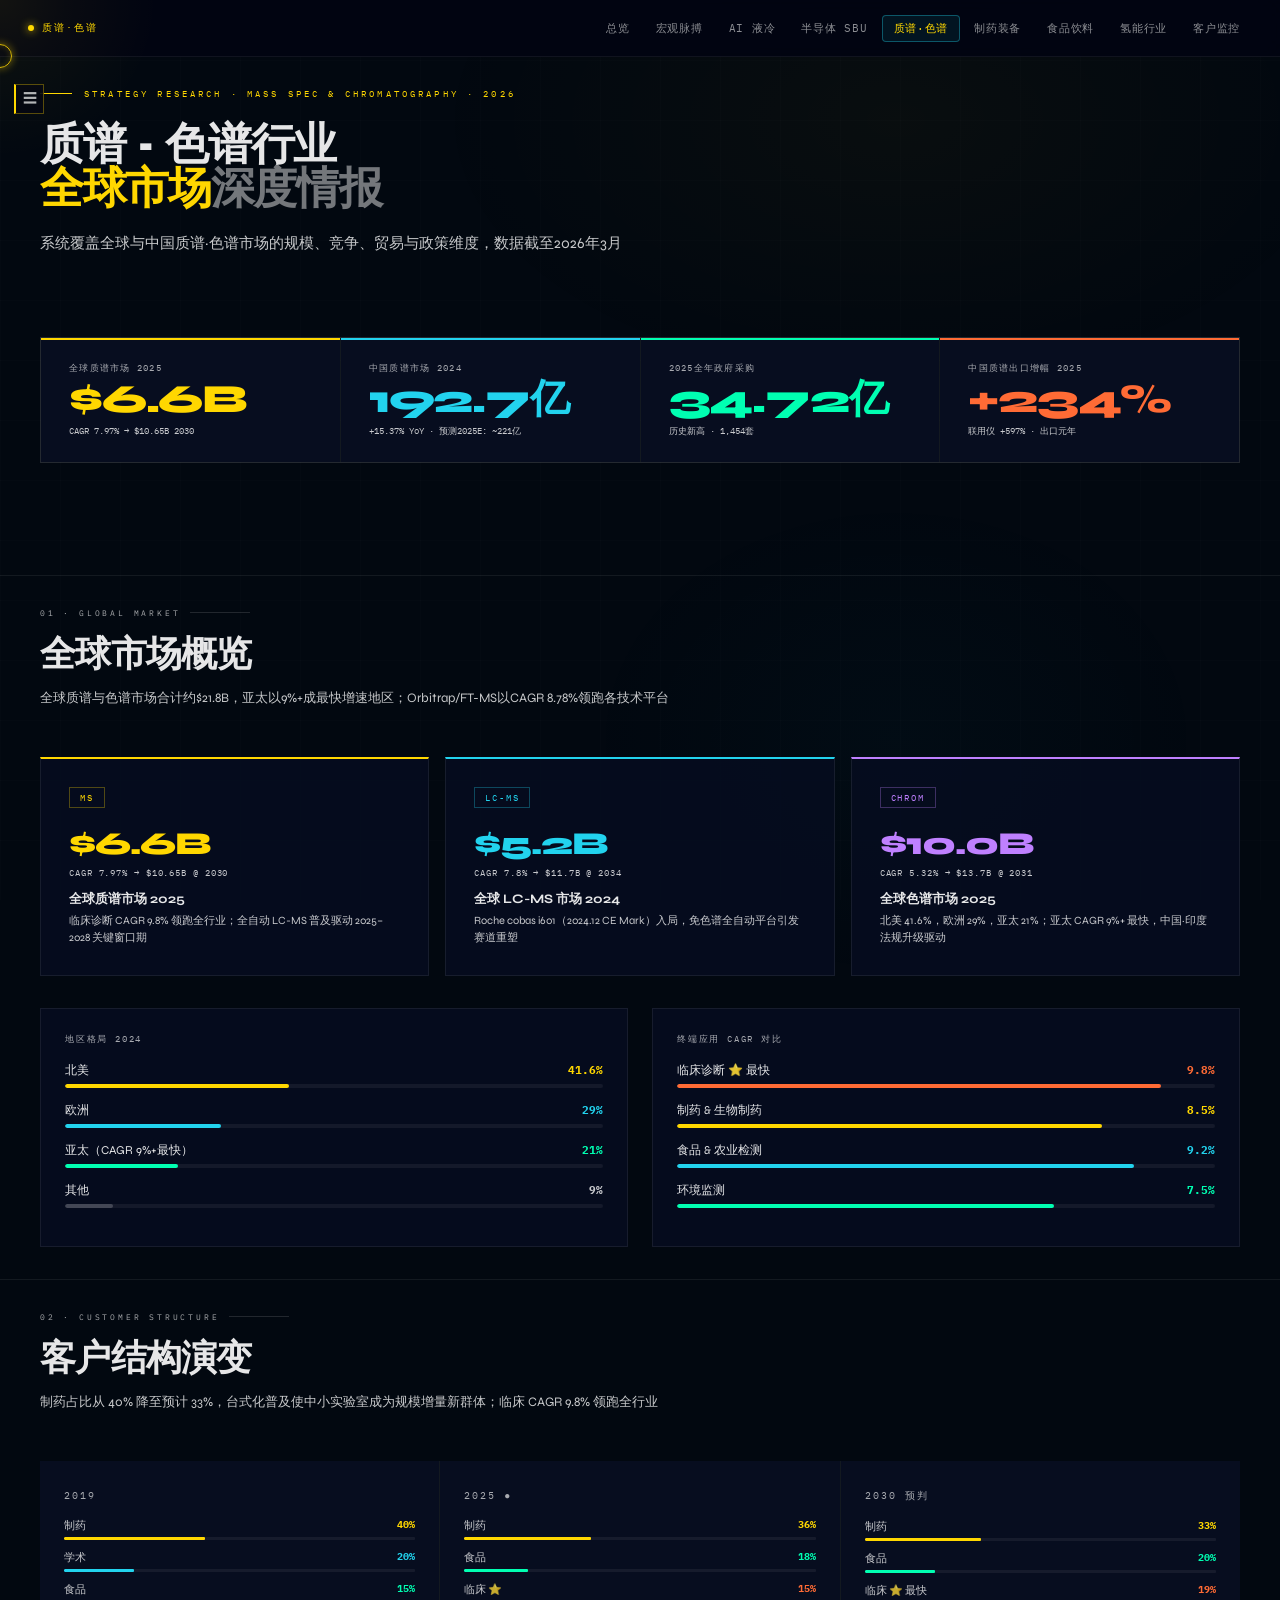
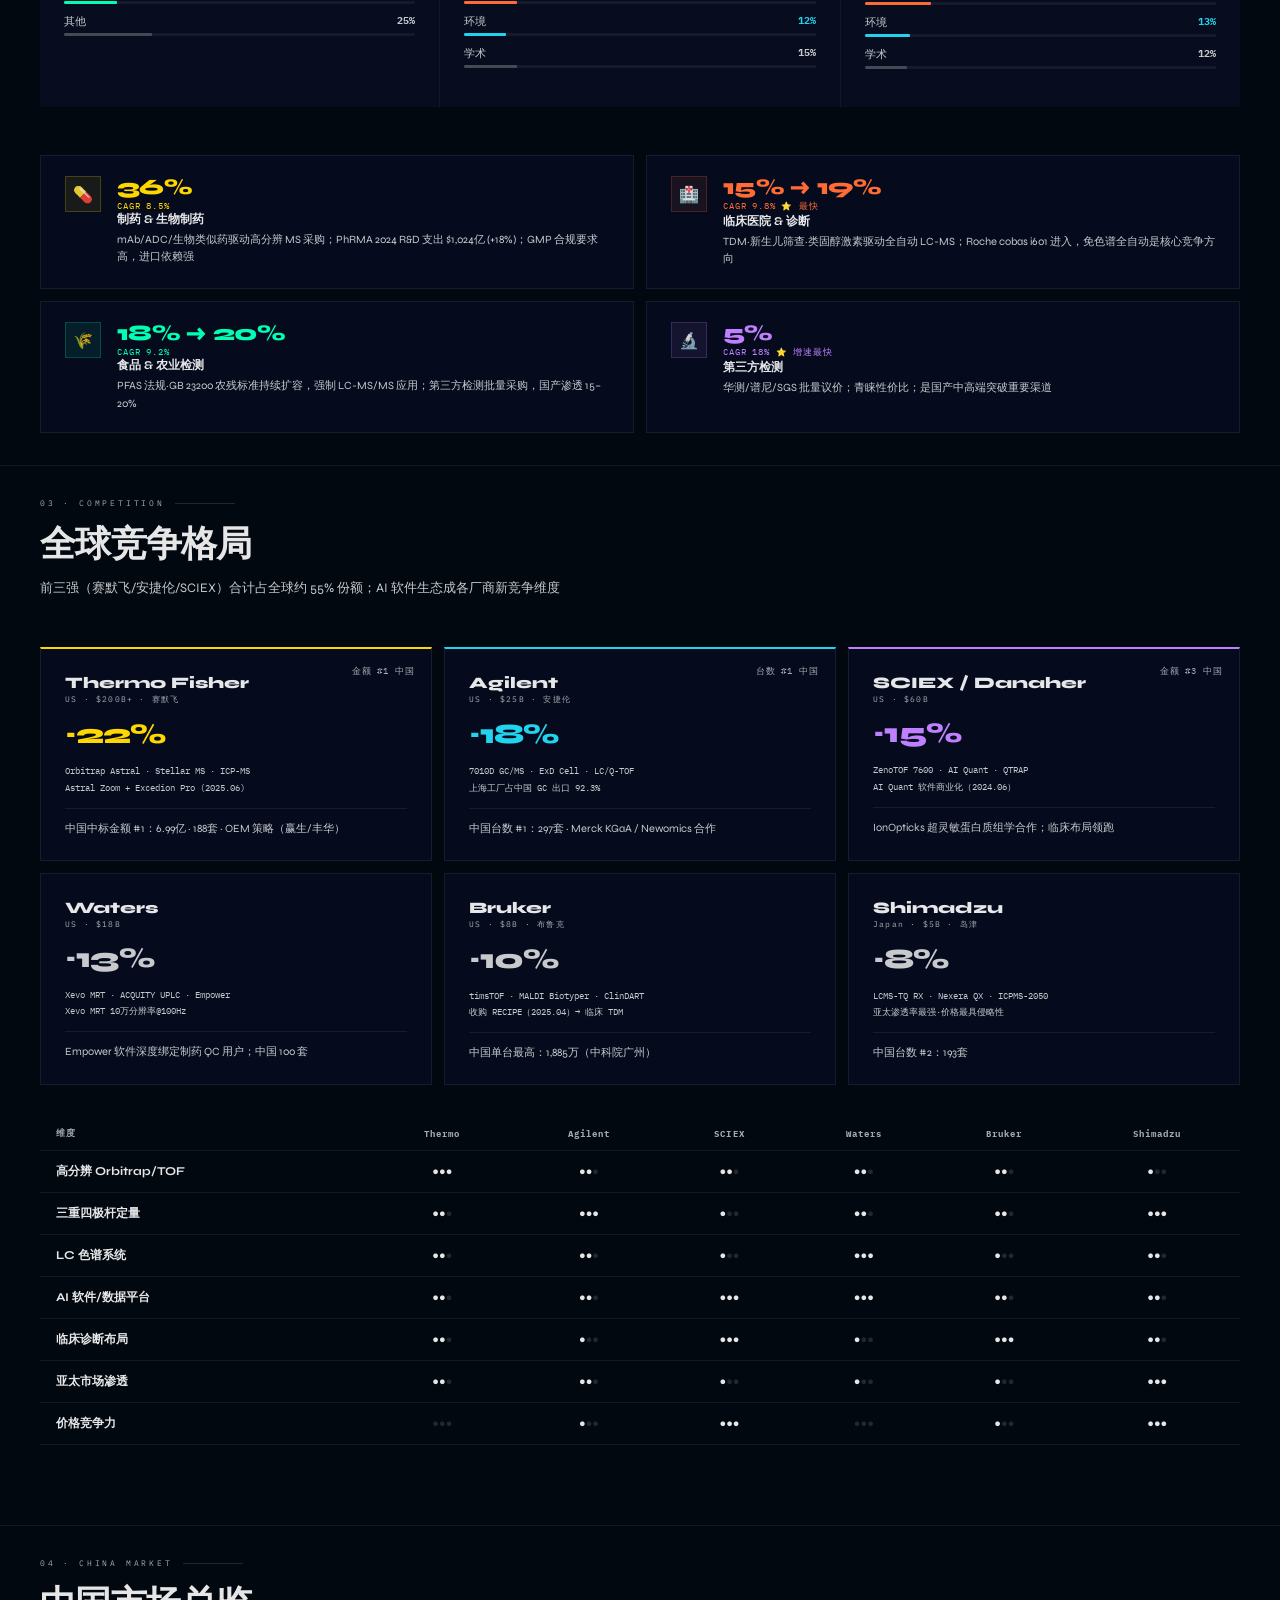
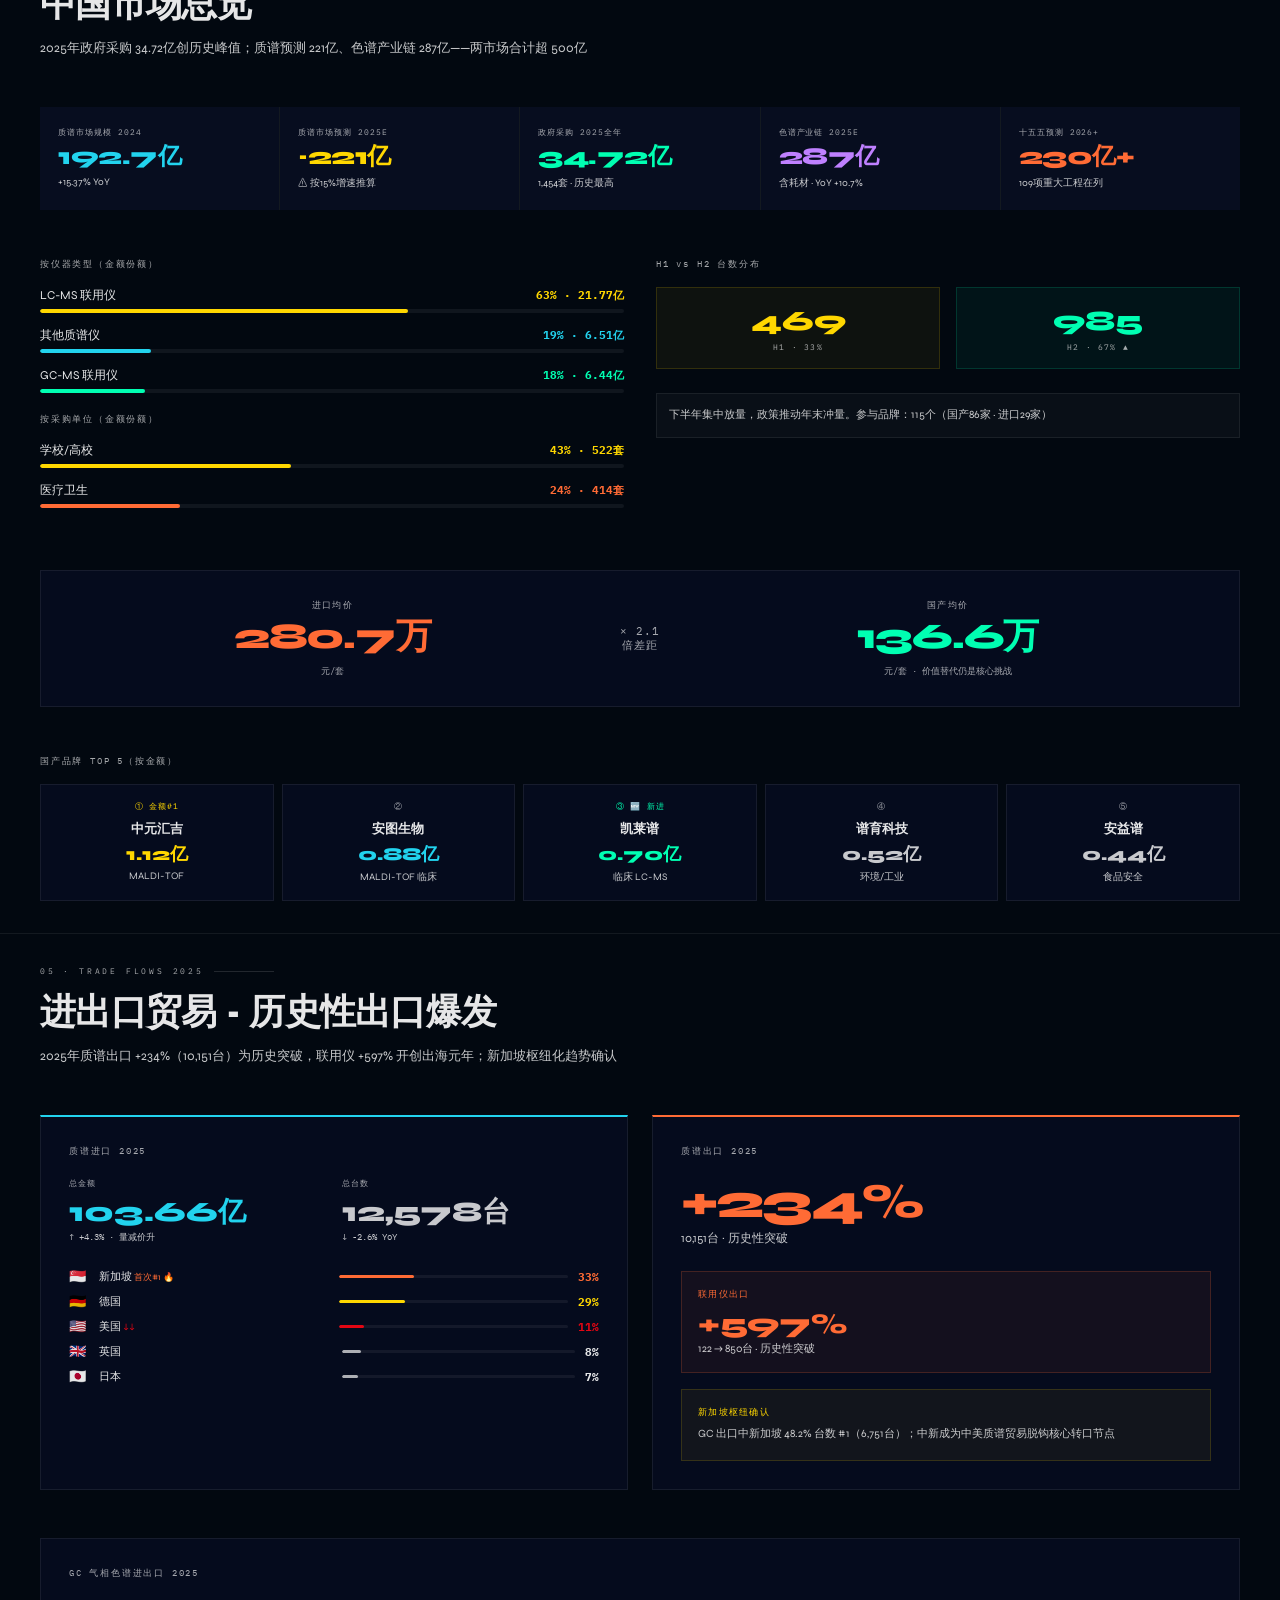
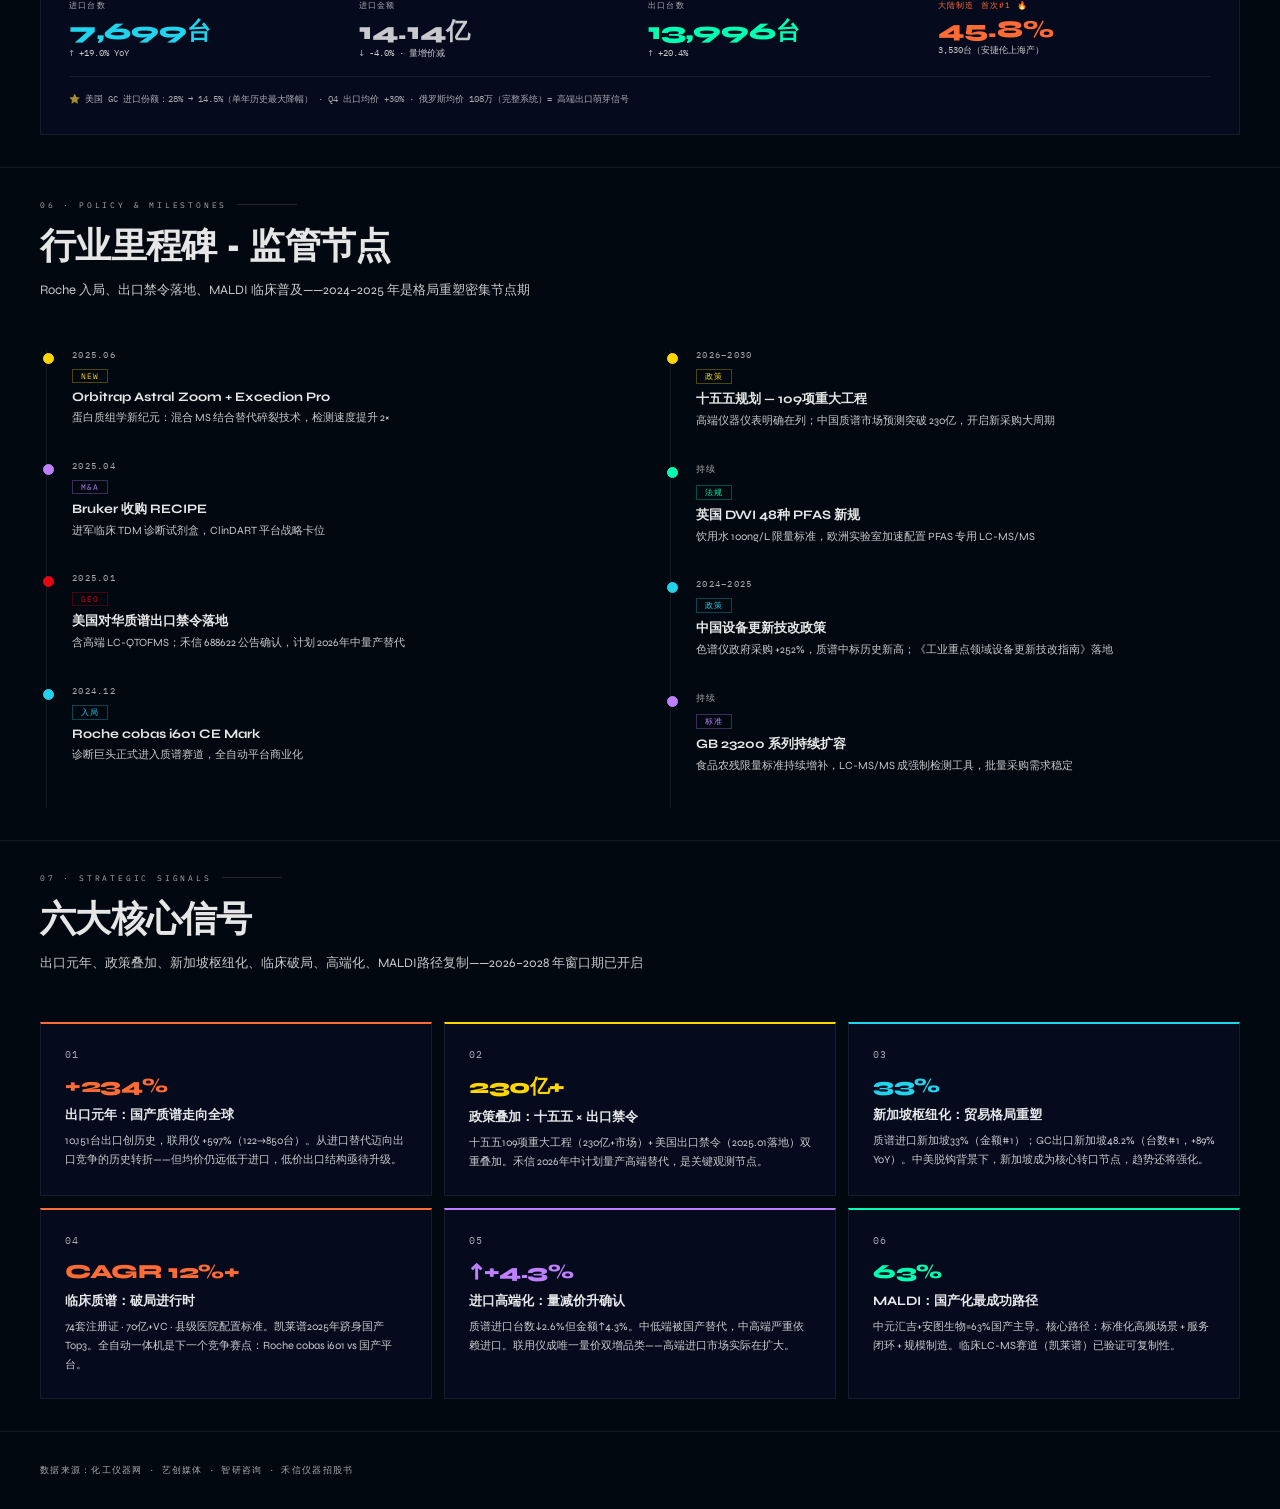
<file: mscc.html>
<!DOCTYPE html>
<html lang="zh-CN">
<head>
<meta charset="UTF-8"/><meta name="viewport" content="width=device-width,initial-scale=1"/>
<title>质谱·色谱 · 战略分析 2026</title>
<link href="https://fonts.googleapis.com/css2?family=IBM+Plex+Mono:wght@400;500;700&family=Syne:wght@400;700;800&display=swap" rel="stylesheet"/>
<style>
*,*::before,*::after{box-sizing:border-box;margin:0;padding:0}
:root{
  --bg:#020810;--bg2:rgba(6,13,32,.9);--bg3:rgba(10,18,40,.8);
  --red:#E30613;--cyan:#22d3ee;--green:#00FFB2;--gold:#FFD700;--purple:#BF80FF;--orange:#FF6B35;
  --teal:#00C8FF;--white:#fff;
  --text:rgba(255,255,255,.9);--text2:rgba(255,255,255,.78);--text3:rgba(255,255,255,.65);
  --border:rgba(255,255,255,.07);--border2:rgba(255,255,255,.13);
  --mono:'IBM Plex Mono',monospace;--display:'Syne',sans-serif;
}
html{scroll-behavior:smooth}
body{padding-top:56px;background:var(--bg);color:var(--text);font-family:var(--display);overflow-x:hidden}
::-webkit-scrollbar{width:3px}::-webkit-scrollbar-thumb{background:rgba(255,255,255,.08)}









/* ── HERO ────────────────────────────────── */
.hero{
  padding:32px 40px 32px;max-width:1300px;margin:0 auto;position:relative;
}
.hero-eyebrow{font-family:var(--mono);font-size:9px;letter-spacing:.35em;color:var(--gold);margin-bottom:24px;display:flex;align-items:center;gap:12px}
.hero-eyebrow::before{content:'';width:32px;height:1px;background:var(--gold)}
.hero-eye{font-family:var(--mono);font-size:9px;letter-spacing:.35em;color:var(--gold);margin-bottom:24px;display:flex;align-items:center;gap:12px}
.hero-eye::before{content:'';width:32px;height:1px;background:var(--gold)}
.hero-title .a1{color:var(--gold)}
.hero-title .a2{color:rgba(255,255,255,.45)}
.hero-title{font-size:clamp(28px,3.5vw,44px);font-weight:800;line-height:1.0;letter-spacing:-.03em;margin-bottom:20px}
.hero-title .accent{color:var(--gold)}
.hero-sub{font-size:15px;color:var(--text2);max-width:600px;line-height:1.7;margin-bottom:48px;font-weight:400}
.hero-meta{display:flex;gap:24px;flex-wrap:wrap}
.hero-meta-item{font-family:var(--mono);font-size:8.5px;letter-spacing:.15em;color:var(--text3)}
.hero-meta-item span{color:var(--text2);display:block;font-size:11px;margin-top:2px}

/* key stats strip */
.stats-strip{
  display:grid;grid-template-columns:repeat(4,1fr);gap:1px;
  background:var(--border);border:1px solid var(--border);
  margin-bottom:80px;
}
.stat-cell{background:var(--bg2);padding:24px 28px;position:relative;overflow:hidden;transition:background .2s}
.stat-cell:hover{background:rgba(255,215,0,.04)}
.stat-val{font-size:clamp(24px,3.5vw,40px);font-weight:800;letter-spacing:-.03em;line-height:1;margin-bottom:6px}
.stat-label{font-family:var(--mono);font-size:8.5px;color:var(--text3);letter-spacing:.15em;margin-bottom:4px}
.stat-note{font-family:var(--mono);font-size:9px;color:var(--text2)}
.stat-cell::after{content:'';position:absolute;top:0;left:0;right:0;height:2px}

/* ── SECTION ─────────────────────────────── */
.section{max-width:1300px;margin:0 auto;padding:32px 40px 32px}
.section-label{font-family:var(--mono);font-size:8px;letter-spacing:.35em;color:var(--text3);margin-bottom:12px;display:flex;align-items:center;gap:10px}
.section-label::after{content:'';flex:1;max-width:60px;height:1px;background:var(--border2)}
.section-title{font-size:clamp(22px,3vw,36px);font-weight:800;letter-spacing:-.02em;margin-bottom:8px}
.section-sub{color:var(--text2);font-size:13px;line-height:1.7;max-width:700px;margin-bottom:48px}
.divider{height:1px;background:var(--border);max-width:1300px;margin:0 auto}

/* ── GLOBAL MARKET ───────────────────────── */
.market-grid{display:grid;grid-template-columns:repeat(3,1fr);gap:16px;margin-bottom:32px}
.market-card{background:var(--bg2);border:1px solid var(--border);padding:28px;position:relative;overflow:hidden;transition:all .25s}
.market-card:hover{border-color:var(--border2);transform:translateY(-2px)}
.market-card-top{display:flex;justify-content:space-between;align-items:flex-start;margin-bottom:16px}
.market-card-icon{font-family:var(--mono);font-size:9px;letter-spacing:.2em;padding:4px 10px;border:1px solid;border-radius:0}
.market-card-val{font-size:32px;font-weight:800;letter-spacing:-.03em;margin-bottom:4px}
.market-card-cagr{font-family:var(--mono);font-size:9px;color:var(--text2);letter-spacing:.1em}
.market-card-title{font-size:13px;font-weight:700;margin-bottom:4px}
.market-card-note{font-size:11px;color:var(--text2);line-height:1.6}
.market-card::before{content:'';position:absolute;bottom:0;left:0;right:0;height:1px}

/* ── CUSTOMER EVOLUTION ─────────────────── */
.evo-grid{display:grid;grid-template-columns:repeat(3,1fr);gap:1px;background:var(--border);margin-bottom:48px}
.evo-col{background:var(--bg2);padding:28px 24px}
.evo-year{font-family:var(--mono);font-size:10px;letter-spacing:.2em;color:var(--text3);margin-bottom:16px}
.evo-bar-row{margin-bottom:10px}
.evo-bar-label{display:flex;justify-content:space-between;margin-bottom:4px}
.evo-bar-name{font-size:11px;color:var(--text2)}
.evo-bar-pct{font-family:var(--mono);font-size:10px;font-weight:700}
.evo-bar-track{height:3px;background:rgba(255,255,255,.06);border-radius:1px;overflow:hidden}
.evo-bar-fill{height:100%;border-radius:1px;transition:width 1.2s cubic-bezier(.16,1,.3,1)}

/* customer deep-dive cards */
.customer-cards{display:grid;grid-template-columns:repeat(2,1fr);gap:12px}
.cc{background:var(--bg2);border:1px solid var(--border);padding:20px 24px;display:flex;gap:16px;align-items:flex-start;transition:border-color .2s}
.cc:hover{border-color:var(--border2)}
.cc-badge{flex-shrink:0;width:36px;height:36px;display:flex;align-items:center;justify-content:center;font-family:var(--mono);font-size:9px;font-weight:700;letter-spacing:.05em}
.cc-pct{font-size:22px;font-weight:800;letter-spacing:-.03em;line-height:1}
.cc-cagr{font-family:var(--mono);font-size:8.5px;letter-spacing:.1em;margin-top:2px}
.cc-title{font-size:12px;font-weight:700;margin-bottom:3px}
.cc-desc{font-size:11px;color:var(--text2);line-height:1.6}

/* ── COMPETITOR MATRIX ───────────────────── */
.comp-grid{display:grid;grid-template-columns:repeat(3,1fr);gap:12px;margin-bottom:32px}
.comp-card{background:var(--bg2);border:1px solid var(--border);padding:24px;position:relative;transition:all .25s}
.comp-card:hover{border-color:var(--border2)}
.comp-rank{position:absolute;top:16px;right:16px;font-family:var(--mono);font-size:9px;color:var(--text3);letter-spacing:.1em}
.comp-name{font-size:16px;font-weight:800;margin-bottom:2px}
.comp-origin{font-family:var(--mono);font-size:8px;color:var(--text3);letter-spacing:.15em;margin-bottom:12px}
.comp-share{font-size:28px;font-weight:800;letter-spacing:-.03em;margin-bottom:12px}
.comp-products{font-family:var(--mono);font-size:9px;color:var(--text2);line-height:1.8;margin-bottom:12px}
.comp-china{font-size:11px;color:var(--text2);padding-top:12px;border-top:1px solid var(--border)}

/* matrix table */
.matrix-wrap{overflow-x:auto;margin-bottom:48px}
.matrix{width:100%;border-collapse:collapse}
.matrix th{font-family:var(--mono);font-size:8.5px;letter-spacing:.12em;color:var(--text3);padding:10px 16px;text-align:center;border-bottom:1px solid var(--border);white-space:nowrap}
.matrix th:first-child{text-align:left}
.matrix td{padding:12px 16px;border-bottom:1px solid var(--border);font-size:11px;text-align:center;vertical-align:middle}
.matrix td:first-child{font-weight:700;text-align:left;font-size:12px}
.matrix tr:hover td{background:rgba(255,255,255,.02)}
.dot-filled{color:var(--gold)}
.dot-empty{color:var(--border2)}

/* ── CHINA MARKET ────────────────────────── */
.china-strip{display:grid;grid-template-columns:repeat(5,1fr);gap:1px;background:var(--border);margin-bottom:48px}
.china-cell{background:var(--bg2);padding:20px 18px}
.china-val{font-size:24px;font-weight:800;letter-spacing:-.02em;margin-bottom:4px}
.china-label{font-family:var(--mono);font-size:8px;color:var(--text3);letter-spacing:.12em;margin-bottom:2px}
.china-note{font-size:10px;color:var(--text2)}

/* procurement breakdown */
.proc-grid{display:grid;grid-template-columns:1fr 1fr;gap:32px;margin-bottom:48px}
.proc-section-title{font-family:var(--mono);font-size:9px;letter-spacing:.2em;color:var(--text3);margin-bottom:16px}
.proc-bar-row{margin-bottom:14px}
.proc-label{display:flex;justify-content:space-between;align-items:center;margin-bottom:5px}
.proc-name{font-size:12px}
.proc-val{font-family:var(--mono);font-size:11px;font-weight:700}
.proc-track{height:4px;background:rgba(255,255,255,.06);border-radius:2px;overflow:hidden}
.proc-fill{height:100%;border-radius:2px;transition:width 1.4s cubic-bezier(.16,1,.3,1)}

/* price comparison */
.price-compare{background:var(--bg2);border:1px solid var(--border);padding:28px;margin-bottom:48px;display:grid;grid-template-columns:1fr auto 1fr;gap:24px;align-items:center;text-align:center}
.price-val{font-size:36px;font-weight:800;letter-spacing:-.03em;margin-bottom:4px}
.price-label{font-family:var(--mono);font-size:9px;letter-spacing:.15em;color:var(--text3)}
.price-vs{font-family:var(--mono);font-size:11px;color:var(--text3);letter-spacing:.1em}

/* ── TRADE ───────────────────────────────── */
.trade-grid{display:grid;grid-template-columns:1fr 1fr;gap:24px;margin-bottom:48px}
.trade-card{background:var(--bg2);border:1px solid var(--border);padding:28px}
.trade-card-title{font-family:var(--mono);font-size:9px;letter-spacing:.2em;color:var(--text3);margin-bottom:20px}
.trade-big{font-size:48px;font-weight:800;letter-spacing:-.04em;line-height:1;margin-bottom:4px}
.trade-sub{font-size:12px;color:var(--text2);margin-bottom:24px}
.origin-list{display:flex;flex-direction:column;gap:8px}
.origin-row{display:flex;align-items:center;gap:10px}
.origin-flag{font-size:14px;width:20px}
.origin-name{font-size:11px;flex:1}
.origin-pct{font-family:var(--mono);font-size:11px;font-weight:700}
.origin-bar-track{flex:1;height:3px;background:rgba(255,255,255,.06);border-radius:2px;overflow:hidden}
.origin-bar{height:100%;border-radius:2px}

/* ── POLICY TIMELINE ─────────────────────── */
.timeline{position:relative;padding-left:32px}
.timeline::before{content:'';position:absolute;left:6px;top:0;bottom:0;width:1px;background:var(--border)}
.tl-item{position:relative;margin-bottom:32px}
.tl-dot{position:absolute;left:-29px;top:4px;width:11px;height:11px;border-radius:50%;border:1px solid var(--border2)}
.tl-date{font-family:var(--mono);font-size:8.5px;letter-spacing:.15em;color:var(--text3);margin-bottom:4px}
.tl-tag{display:inline-block;padding:1px 8px;font-family:var(--mono);font-size:7.5px;letter-spacing:.12em;border:1px solid;margin-bottom:6px}
.tl-title{font-size:13px;font-weight:700;margin-bottom:4px}
.tl-desc{font-size:11px;color:var(--text2);line-height:1.7}

/* ── SIGNAL CARDS ────────────────────────── */
.signals{display:grid;grid-template-columns:repeat(3,1fr);gap:12px}
.signal-card{background:var(--bg2);border:1px solid var(--border);padding:24px;position:relative;transition:all .25s}
.signal-card:hover{border-color:var(--border2);transform:translateY(-2px)}
.signal-num{font-family:var(--mono);font-size:10px;color:var(--text3);letter-spacing:.1em;margin-bottom:12px}
.signal-title{font-size:13px;font-weight:700;margin-bottom:8px}
.signal-stat{font-size:20px;font-weight:800;letter-spacing:-.02em;margin-bottom:8px}
.signal-desc{font-size:11px;color:var(--text2);line-height:1.7}
.signal-card::before{content:'';position:absolute;top:0;left:0;right:0;height:2px}

/* ── DOMESTIC BRANDS ─────────────────────── */
.brand-matrix{overflow-x:auto;margin-bottom:48px}
.brand-row{display:grid;grid-template-columns:120px 80px 100px 100px 1fr;gap:1px;background:var(--border);margin-bottom:1px}
.brand-cell{background:var(--bg2);padding:12px 16px;font-size:11px}
.brand-cell.head{font-family:var(--mono);font-size:8px;letter-spacing:.15em;color:var(--text3);background:rgba(6,13,32,.95)}
.maturity-star{color:var(--gold)}
.maturity-empty{color:var(--border2)}
.brand-badge{display:inline-block;padding:2px 8px;font-family:var(--mono);font-size:8px;letter-spacing:.1em;border:1px solid}

/* ── ANIMATIONS ──────────────────────────── */
@keyframes fadeUp{from{opacity:0;transform:translateY(20px)}to{opacity:1;transform:translateY(0)}}
@keyframes countUp{from{opacity:0}to{opacity:1}}
@keyframes shimmer{0%{transform:translateX(-100%)}100%{transform:translateX(200%)}}
.reveal{opacity:0;transform:translateY(20px);transition:all .7s cubic-bezier(.16,1,.3,1)}
.reveal.visible{opacity:1;transform:translateY(0)}

/* ── RESPONSIVE ──────────────────────────── */
@media(max-width:900px){
  .market-grid,.comp-grid,.signals{grid-template-columns:1fr 1fr}
  .stats-strip{grid-template-columns:1fr 1fr}
  .china-strip{grid-template-columns:repeat(3,1fr)}
  .evo-grid{grid-template-columns:1fr}
  .trade-grid,.proc-grid{grid-template-columns:1fr}
  .customer-cards{grid-template-columns:1fr}
}
@media(max-width:600px){
  .market-grid,.comp-grid,.signals,.stats-strip{grid-template-columns:1fr}
  .price-compare{grid-template-columns:1fr;text-align:left}
  
  .section,.hero{padding:40px 40px 40px;max-width:1300px;margin:0 auto}
}

/* ═══ NAV — unified semiconductor style ═══ */
#site-nav {
  --nav-accent: #FFD700;
  position: fixed !important; top: 0 !important; left: 0; right: 0; z-index: 10000;
  background: rgba(2,5,18,.94);
  backdrop-filter: blur(24px) saturate(160%);
  -webkit-backdrop-filter: blur(24px) saturate(160%);
  border-bottom: 1px solid rgba(255,255,255,.06);
}
.nav-inner {
  max-width: 1400px; margin: 0 auto;
  padding: 0 28px;
  display: flex; align-items: center; height: 56px;
  gap: 16px;
}
.nav-brand {
  font-family: var(--mono, 'IBM Plex Mono', monospace); font-size: 10px; letter-spacing: .2em;
  color: var(--nav-accent, #22d3ee); flex-shrink: 0;
  display: flex; align-items: center; gap: 8px;
}
.nav-brand::before {
  content: ''; width: 6px; height: 6px; border-radius: 50%;
  background: var(--nav-accent, #22d3ee);
  box-shadow: 0 0 8px var(--nav-accent, #22d3ee);
  animation: dotPulse 2.2s ease-in-out infinite;
}
@keyframes dotPulse { 0%,100%{box-shadow:0 0 0 0 rgba(34,211,238,.55)} 50%{box-shadow:0 0 0 5px rgba(34,211,238,0)} }
.nav-links { display: flex; gap: 2px; margin-left: auto; flex-wrap: wrap; }
.nav-link {
  padding: 5px 11px;
  font-size: 10.5px; font-family: var(--mono, 'IBM Plex Mono', monospace); letter-spacing: .07em;
  color: rgba(255,255,255,.55); text-decoration: none;
  border: 1px solid transparent; border-radius: 4px;
  transition: all .2s ease; white-space: nowrap;
}
.nav-link:hover { color: rgba(255,255,255,.95); border-color: rgba(255,255,255,.1); background: rgba(255,255,255,.04); }
.nav-link.active { color: var(--nav-accent, #22d3ee); border-color: rgba(34,211,238,.35); background: rgba(34,211,238,.08); }
#nav-progress {
  position: absolute; bottom: 0; left: 0; height: 1px;
  background: linear-gradient(90deg, var(--nav-accent, #22d3ee), transparent);
  width: 0; transition: width .1s linear;}
#cursor-glow{position:fixed;pointer-events:none;z-index:99999;width:320px;height:320px;border-radius:50%;transform:translate(-50%,-50%);background:radial-gradient(circle,rgba(255,215,0,.07) 0%,rgba(255,215,0,.03) 30%,transparent 70%);transition:opacity .3s ease;mix-blend-mode:screen}
#cursor-dot{position:fixed;pointer-events:none;z-index:100000;width:24px;height:24px;border-radius:50%;background:transparent;border:1.5px solid rgba(255,215,0,.85);transform:translate(-50%,-50%);box-shadow:0 0 8px rgba(255,215,0,.45),inset 0 0 6px rgba(255,215,0,.2);transition:width .2s ease,height .2s ease,border-color .2s,box-shadow .2s}
body:has(a:hover) #cursor-dot,body:has(button:hover) #cursor-dot,body:has([onclick]:hover) #cursor-dot{width:36px;height:36px;border-color:rgba(255,215,0,.9);box-shadow:0 0 16px rgba(255,215,0,.4),inset 0 0 10px rgba(255,215,0,.08)}
@media(pointer:coarse){#cursor-glow,#cursor-dot{display:none}}

</style>
</head>
<body>
<div id="cursor-glow"></div>
<div id="cursor-dot"></div>

<!-- NAV -->
<nav id="site-nav">
  <div class="nav-inner">
    <div class="nav-brand">质谱·色谱</div>
    <div class="nav-links">
      <a href="index.html" class="nav-link">总览</a>
      <a href="macro.html" class="nav-link">宏观脉搏</a>
      <a href="liquid.html" class="nav-link">AI 液冷</a>
      <a href="semiconductor.html" class="nav-link">半导体 SBU</a>
      <a href="mscc.html" class="nav-link active">质谱·色谱</a>
      <a href="pharma.html" class="nav-link">制药装备</a>
      <a href="food.html" class="nav-link">食品饮料</a>
      <a href="hydrogen.html" class="nav-link">氢能行业</a>
      <a href="customers.html" class="nav-link">客户监控</a>
    </div>
    <div id="nav-progress"></div>
  </div>
</nav>


<!-- BG -->
<div style="position:fixed;inset:0;z-index:0;pointer-events:none;background-image:linear-gradient(rgba(255,255,255,.01) 1px,transparent 1px),linear-gradient(90deg,rgba(255,255,255,.01) 1px,transparent 1px);background-size:60px 60px"></div>
<div style="position:fixed;top:-20%;left:30%;width:80vw;height:600px;background:radial-gradient(ellipse,rgba(255,215,0,.03) 0%,transparent 65%);pointer-events:none;z-index:0"></div>
<div style="position:fixed;bottom:-10%;right:5%;width:50vw;height:500px;background:radial-gradient(ellipse,rgba(34,211,238,.025) 0%,transparent 70%);pointer-events:none;z-index:0"></div>

<div style="position:relative;z-index:1">

<!-- HERO -->
<div class="hero">
  <div class="hero-eye">STRATEGY RESEARCH · MASS SPEC & CHROMATOGRAPHY · 2026</div>
  <h1 class="hero-title">质谱 · 色谱行业<br/><span class="a1">全球市场</span><span class="a2">深度情报</span></h1>
  <p class="hero-sub">系统覆盖全球与中国质谱·色谱市场的规模、竞争、贸易与政策维度，数据截至2026年3月</p>
</div>

<!-- STATS STRIP -->
<div class="section" style="padding-top:0">
  <div class="stats-strip reveal">
    <div class="stat-cell" style="--accent:var(--gold)">
      <div class="stat-label">全球质谱市场 2025</div>
      <div class="stat-val" style="color:var(--gold)">$6.6B</div>
      <div class="stat-note">CAGR 7.97% → $10.65B 2030</div>
      <div style="position:absolute;top:0;left:0;right:0;height:2px;background:var(--gold)"></div>
    </div>
    <div class="stat-cell">
      <div class="stat-label">中国质谱市场 2024</div>
      <div class="stat-val" style="color:var(--cyan)">192.7亿</div>
      <div class="stat-note">+15.37% YoY · 预测2025E: ~221亿</div>
      <div style="position:absolute;top:0;left:0;right:0;height:2px;background:var(--cyan)"></div>
    </div>
    <div class="stat-cell">
      <div class="stat-label">2025全年政府采购</div>
      <div class="stat-val" style="color:var(--green)">34.72亿</div>
      <div class="stat-note">历史新高 · 1,454套</div>
      <div style="position:absolute;top:0;left:0;right:0;height:2px;background:var(--green)"></div>
    </div>
    <div class="stat-cell">
      <div class="stat-label">中国质谱出口增幅 2025</div>
      <div class="stat-val" style="color:var(--orange)">+234%</div>
      <div class="stat-note">联用仪 +597% · 出口元年</div>
      <div style="position:absolute;top:0;left:0;right:0;height:2px;background:var(--orange)"></div>
    </div>
  </div>
</div>

<div class="divider"></div>

<!-- 01 GLOBAL MARKET -->
<div class="section reveal">
  <div class="section-label" id="s01">01 · GLOBAL MARKET</div>
  <h2 class="section-title">全球市场概览</h2>
  <p class="section-sub">全球质谱与色谱市场合计约$21.8B，亚太以9%+成最快增速地区；Orbitrap/FT-MS以CAGR 8.78%领跑各技术平台</p>

  <div class="market-grid">
    <div class="market-card" style="border-top:2px solid var(--gold)">
      <div class="market-card-top">
        <div class="market-card-icon" style="color:var(--gold);border-color:rgba(255,215,0,.3)">MS</div>
      </div>
      <div class="market-card-val" style="color:var(--gold)">$6.6B</div>
      <div class="market-card-cagr">CAGR 7.97% → $10.65B @ 2030</div>
      <div class="market-card-title" style="margin-top:12px">全球质谱市场 2025</div>
      <div class="market-card-note">临床诊断 CAGR 9.8% 领跑全行业；全自动 LC-MS 普及驱动 2025–2028 关键窗口期</div>
    </div>
    <div class="market-card" style="border-top:2px solid var(--cyan)">
      <div class="market-card-top">
        <div class="market-card-icon" style="color:var(--cyan);border-color:rgba(34,211,238,.3)">LC-MS</div>
      </div>
      <div class="market-card-val" style="color:var(--cyan)">$5.2B</div>
      <div class="market-card-cagr">CAGR 7.8% → $11.7B @ 2034</div>
      <div class="market-card-title" style="margin-top:12px">全球 LC-MS 市场 2024</div>
      <div class="market-card-note">Roche cobas i601（2024.12 CE Mark）入局，免色谱全自动平台引发赛道重塑</div>
    </div>
    <div class="market-card" style="border-top:2px solid var(--purple)">
      <div class="market-card-top">
        <div class="market-card-icon" style="color:var(--purple);border-color:rgba(191,128,255,.3)">CHROM</div>
      </div>
      <div class="market-card-val" style="color:var(--purple)">$10.0B</div>
      <div class="market-card-cagr">CAGR 5.32% → $13.7B @ 2031</div>
      <div class="market-card-title" style="margin-top:12px">全球色谱市场 2025</div>
      <div class="market-card-note">北美 41.6%，欧洲 29%，亚太 21%；亚太 CAGR 9%+ 最快，中国·印度法规升级驱动</div>
    </div>
  </div>

  <!-- Region breakdown -->
  <div style="display:grid;grid-template-columns:1fr 1fr;gap:24px;margin-top:24px">
    <div style="background:var(--bg2);border:1px solid var(--border);padding:24px">
      <div class="proc-section-title">地区格局 2024</div>
      <div class="proc-bar-row">
        <div class="proc-label"><span class="proc-name">北美</span><span class="proc-val" style="color:var(--gold)">41.6%</span></div>
        <div class="proc-track"><div class="proc-fill" style="width:41.6%;background:var(--gold)"></div></div>
      </div>
      <div class="proc-bar-row">
        <div class="proc-label"><span class="proc-name">欧洲</span><span class="proc-val" style="color:var(--cyan)">29%</span></div>
        <div class="proc-track"><div class="proc-fill" style="width:29%;background:var(--cyan)"></div></div>
      </div>
      <div class="proc-bar-row">
        <div class="proc-label"><span class="proc-name">亚太（CAGR 9%+最快）</span><span class="proc-val" style="color:var(--green)">21%</span></div>
        <div class="proc-track"><div class="proc-fill" style="width:21%;background:var(--green)"></div></div>
      </div>
      <div class="proc-bar-row">
        <div class="proc-label"><span class="proc-name">其他</span><span class="proc-val" style="color:var(--text2)">9%</span></div>
        <div class="proc-track"><div class="proc-fill" style="width:9%;background:rgba(255,255,255,.2)"></div></div>
      </div>
    </div>
    <div style="background:var(--bg2);border:1px solid var(--border);padding:24px">
      <div class="proc-section-title">终端应用 CAGR 对比</div>
      <div class="proc-bar-row">
        <div class="proc-label"><span class="proc-name">临床诊断 ⭐ 最快</span><span class="proc-val" style="color:var(--orange)">9.8%</span></div>
        <div class="proc-track"><div class="proc-fill" style="width:90%;background:var(--orange)"></div></div>
      </div>
      <div class="proc-bar-row">
        <div class="proc-label"><span class="proc-name">制药 & 生物制药</span><span class="proc-val" style="color:var(--gold)">8.5%</span></div>
        <div class="proc-track"><div class="proc-fill" style="width:79%;background:var(--gold)"></div></div>
      </div>
      <div class="proc-bar-row">
        <div class="proc-label"><span class="proc-name">食品 & 农业检测</span><span class="proc-val" style="color:var(--cyan)">9.2%</span></div>
        <div class="proc-track"><div class="proc-fill" style="width:85%;background:var(--cyan)"></div></div>
      </div>
      <div class="proc-bar-row">
        <div class="proc-label"><span class="proc-name">环境监测</span><span class="proc-val" style="color:var(--green)">7.5%</span></div>
        <div class="proc-track"><div class="proc-fill" style="width:70%;background:var(--green)"></div></div>
      </div>
    </div>
  </div>
</div>

<div class="divider"></div>

<!-- 02 CUSTOMER EVOLUTION -->
<div class="section reveal">
  <div class="section-label" id="s02">02 · CUSTOMER STRUCTURE</div>
  <h2 class="section-title">客户结构演变</h2>
  <p class="section-sub">制药占比从 40% 降至预计 33%，台式化普及使中小实验室成为规模增量新群体；临床 CAGR 9.8% 领跑全行业</p>

  <div class="evo-grid reveal">
    <div class="evo-col">
      <div class="evo-year">2019</div>
      <div class="evo-bar-row"><div class="evo-bar-label"><span class="evo-bar-name">制药</span><span class="evo-bar-pct" style="color:var(--gold)">40%</span></div><div class="evo-bar-track"><div class="evo-bar-fill" style="width:40%;background:var(--gold)"></div></div></div>
      <div class="evo-bar-row"><div class="evo-bar-label"><span class="evo-bar-name">学术</span><span class="evo-bar-pct" style="color:var(--cyan)">20%</span></div><div class="evo-bar-track"><div class="evo-bar-fill" style="width:20%;background:var(--cyan)"></div></div></div>
      <div class="evo-bar-row"><div class="evo-bar-label"><span class="evo-bar-name">食品</span><span class="evo-bar-pct" style="color:var(--green)">15%</span></div><div class="evo-bar-track"><div class="evo-bar-fill" style="width:15%;background:var(--green)"></div></div></div>
      <div class="evo-bar-row"><div class="evo-bar-label"><span class="evo-bar-name">其他</span><span class="evo-bar-pct" style="color:var(--text2)">25%</span></div><div class="evo-bar-track"><div class="evo-bar-fill" style="width:25%;background:rgba(255,255,255,.2)"></div></div></div>
    </div>
    <div class="evo-col">
      <div class="evo-year">2025 ●</div>
      <div class="evo-bar-row"><div class="evo-bar-label"><span class="evo-bar-name">制药</span><span class="evo-bar-pct" style="color:var(--gold)">36%</span></div><div class="evo-bar-track"><div class="evo-bar-fill" style="width:36%;background:var(--gold)"></div></div></div>
      <div class="evo-bar-row"><div class="evo-bar-label"><span class="evo-bar-name">食品</span><span class="evo-bar-pct" style="color:var(--green)">18%</span></div><div class="evo-bar-track"><div class="evo-bar-fill" style="width:18%;background:var(--green)"></div></div></div>
      <div class="evo-bar-row"><div class="evo-bar-label"><span class="evo-bar-name">临床 ⭐</span><span class="evo-bar-pct" style="color:var(--orange)">15%</span></div><div class="evo-bar-track"><div class="evo-bar-fill" style="width:15%;background:var(--orange)"></div></div></div>
      <div class="evo-bar-row"><div class="evo-bar-label"><span class="evo-bar-name">环境</span><span class="evo-bar-pct" style="color:var(--cyan)">12%</span></div><div class="evo-bar-track"><div class="evo-bar-fill" style="width:12%;background:var(--cyan)"></div></div></div>
      <div class="evo-bar-row"><div class="evo-bar-label"><span class="evo-bar-name">学术</span><span class="evo-bar-pct" style="color:var(--text2)">15%</span></div><div class="evo-bar-track"><div class="evo-bar-fill" style="width:15%;background:rgba(255,255,255,.2)"></div></div></div>
    </div>
    <div class="evo-col">
      <div class="evo-year">2030 预判</div>
      <div class="evo-bar-row"><div class="evo-bar-label"><span class="evo-bar-name">制药</span><span class="evo-bar-pct" style="color:var(--gold)">33%</span></div><div class="evo-bar-track"><div class="evo-bar-fill" style="width:33%;background:var(--gold)"></div></div></div>
      <div class="evo-bar-row"><div class="evo-bar-label"><span class="evo-bar-name">食品</span><span class="evo-bar-pct" style="color:var(--green)">20%</span></div><div class="evo-bar-track"><div class="evo-bar-fill" style="width:20%;background:var(--green)"></div></div></div>
      <div class="evo-bar-row"><div class="evo-bar-label"><span class="evo-bar-name">临床 ⭐ 最快</span><span class="evo-bar-pct" style="color:var(--orange)">19%</span></div><div class="evo-bar-track"><div class="evo-bar-fill" style="width:19%;background:var(--orange)"></div></div></div>
      <div class="evo-bar-row"><div class="evo-bar-label"><span class="evo-bar-name">环境</span><span class="evo-bar-pct" style="color:var(--cyan)">13%</span></div><div class="evo-bar-track"><div class="evo-bar-fill" style="width:13%;background:var(--cyan)"></div></div></div>
      <div class="evo-bar-row"><div class="evo-bar-label"><span class="evo-bar-name">学术</span><span class="evo-bar-pct" style="color:var(--text2)">12%</span></div><div class="evo-bar-track"><div class="evo-bar-fill" style="width:12%;background:rgba(255,255,255,.2)"></div></div></div>
    </div>
  </div>

  <div class="customer-cards reveal" style="margin-top:32px">
    <div class="cc">
      <div class="cc-badge" style="background:rgba(255,215,0,.08);border:1px solid rgba(255,215,0,.2)"><span style="font-size:16px">💊</span></div>
      <div>
        <div class="cc-pct" style="color:var(--gold)">36%</div>
        <div class="cc-cagr" style="color:var(--gold)">CAGR 8.5%</div>
        <div class="cc-title">制药 & 生物制药</div>
        <div class="cc-desc">mAb/ADC/生物类似药驱动高分辨 MS 采购；PhRMA 2024 R&D 支出 $1,024亿 (+18%)；GMP 合规要求高，进口依赖强</div>
      </div>
    </div>
    <div class="cc">
      <div class="cc-badge" style="background:rgba(255,107,53,.08);border:1px solid rgba(255,107,53,.2)"><span style="font-size:16px">🏥</span></div>
      <div>
        <div class="cc-pct" style="color:var(--orange)">15% → 19%</div>
        <div class="cc-cagr" style="color:var(--orange)">CAGR 9.8% ⭐ 最快</div>
        <div class="cc-title">临床医院 & 诊断</div>
        <div class="cc-desc">TDM·新生儿筛查·类固醇激素驱动全自动 LC-MS；Roche cobas i601 进入，免色谱全自动是核心竞争方向</div>
      </div>
    </div>
    <div class="cc">
      <div class="cc-badge" style="background:rgba(0,255,178,.08);border:1px solid rgba(0,255,178,.2)"><span style="font-size:16px">🌾</span></div>
      <div>
        <div class="cc-pct" style="color:var(--green)">18% → 20%</div>
        <div class="cc-cagr" style="color:var(--green)">CAGR 9.2%</div>
        <div class="cc-title">食品 & 农业检测</div>
        <div class="cc-desc">PFAS 法规·GB 23200 农残标准持续扩容，强制 LC-MS/MS 应用；第三方检测批量采购，国产渗透 15–20%</div>
      </div>
    </div>
    <div class="cc">
      <div class="cc-badge" style="background:rgba(191,128,255,.08);border:1px solid rgba(191,128,255,.2)"><span style="font-size:16px">🔬</span></div>
      <div>
        <div class="cc-pct" style="color:var(--purple)">5%</div>
        <div class="cc-cagr" style="color:var(--purple)">CAGR 18% ⭐ 增速最快</div>
        <div class="cc-title">第三方检测</div>
        <div class="cc-desc">华测/谱尼/SGS 批量议价；青睐性价比；是国产中高端突破重要渠道</div>
      </div>
    </div>
  </div>
</div>

<div class="divider"></div>

<!-- 03 COMPETITORS -->
<div class="section reveal">
  <div class="section-label" id="s03">03 · COMPETITION</div>
  <h2 class="section-title">全球竞争格局</h2>
  <p class="section-sub">前三强（赛默飞/安捷伦/SCIEX）合计占全球约 55% 份额；AI 软件生态成各厂商新竞争维度</p>

  <div class="comp-grid">
    <div class="comp-card" style="border-top:2px solid var(--gold)">
      <div class="comp-rank">金额 #1 中国</div>
      <div class="comp-name">Thermo Fisher</div>
      <div class="comp-origin">US · $200B+ · 赛默飞</div>
      <div class="comp-share" style="color:var(--gold)">~22%</div>
      <div class="comp-products">Orbitrap Astral · Stellar MS · ICP-MS<br/>Astral Zoom + Excedion Pro (2025.06)</div>
      <div class="comp-china">中国中标金额 #1：6.99亿 · 188套 · OEM 策略（赢生/丰华）</div>
    </div>
    <div class="comp-card" style="border-top:2px solid var(--cyan)">
      <div class="comp-rank">台数 #1 中国</div>
      <div class="comp-name">Agilent</div>
      <div class="comp-origin">US · $25B · 安捷伦</div>
      <div class="comp-share" style="color:var(--cyan)">~18%</div>
      <div class="comp-products">7010D GC/MS · ExD Cell · LC/Q-TOF<br/>上海工厂占中国 GC 出口 92.3%</div>
      <div class="comp-china">中国台数 #1：297套 · Merck KGaA / Newomics 合作</div>
    </div>
    <div class="comp-card" style="border-top:2px solid var(--purple)">
      <div class="comp-rank">金额 #3 中国</div>
      <div class="comp-name">SCIEX / Danaher</div>
      <div class="comp-origin">US · $60B</div>
      <div class="comp-share" style="color:var(--purple)">~15%</div>
      <div class="comp-products">ZenoTOF 7600 · AI Quant · QTRAP<br/>AI Quant 软件商业化（2024.06）</div>
      <div class="comp-china">IonOpticks 超灵敏蛋白质组学合作；临床布局领跑</div>
    </div>
    <div class="comp-card">
      <div class="comp-name">Waters</div>
      <div class="comp-origin">US · $18B</div>
      <div class="comp-share" style="color:var(--text2)">~13%</div>
      <div class="comp-products">Xevo MRT · ACQUITY UPLC · Empower<br/>Xevo MRT 10万分辨率@100Hz</div>
      <div class="comp-china">Empower 软件深度绑定制药 QC 用户；中国 100 套</div>
    </div>
    <div class="comp-card">
      <div class="comp-name">Bruker</div>
      <div class="comp-origin">US · $8B · 布鲁克</div>
      <div class="comp-share" style="color:var(--text2)">~10%</div>
      <div class="comp-products">timsTOF · MALDI Biotyper · ClinDART<br/>收购 RECIPE（2025.04）→ 临床 TDM</div>
      <div class="comp-china">中国单台最高：1,885万（中科院广州）</div>
    </div>
    <div class="comp-card">
      <div class="comp-name">Shimadzu</div>
      <div class="comp-origin">Japan · $5B · 岛津</div>
      <div class="comp-share" style="color:var(--text2)">~8%</div>
      <div class="comp-products">LCMS-TQ RX · Nexera QX · ICPMS-2050<br/>亚太渗透率最强·价格最具侵略性</div>
      <div class="comp-china">中国台数 #2：193套</div>
    </div>
  </div>

  <!-- Matrix table -->
  <div class="matrix-wrap reveal" style="margin-top:32px">
    <table class="matrix">
      <thead>
        <tr>
          <th>维度</th>
          <th>Thermo</th>
          <th>Agilent</th>
          <th>SCIEX</th>
          <th>Waters</th>
          <th>Bruker</th>
          <th>Shimadzu</th>
        </tr>
      </thead>
      <tbody id="matrix-body"></tbody>
    </table>
  </div>
</div>

<div class="divider"></div>

<!-- 04 CHINA MARKET -->
<div class="section reveal">
  <div class="section-label" id="s04">04 · CHINA MARKET</div>
  <h2 class="section-title">中国市场总览</h2>
  <p class="section-sub">2025年政府采购 34.72亿创历史峰值；质谱预测 221亿、色谱产业链 287亿——两市场合计超 500亿</p>

  <div class="china-strip reveal">
    <div class="china-cell">
      <div class="china-label">质谱市场规模 2024</div>
      <div class="china-val" style="color:var(--cyan)">192.7亿</div>
      <div class="china-note">+15.37% YoY</div>
    </div>
    <div class="china-cell">
      <div class="china-label">质谱市场预测 2025E</div>
      <div class="china-val" style="color:var(--gold)">~221亿</div>
      <div class="china-note">⚠ 按15%增速推算</div>
    </div>
    <div class="china-cell">
      <div class="china-label">政府采购 2025全年</div>
      <div class="china-val" style="color:var(--green)">34.72亿</div>
      <div class="china-note">1,454套 · 历史最高</div>
    </div>
    <div class="china-cell">
      <div class="china-label">色谱产业链 2025E</div>
      <div class="china-val" style="color:var(--purple)">287亿</div>
      <div class="china-note">含耗材 · YoY +10.7%</div>
    </div>
    <div class="china-cell">
      <div class="china-label">十五五预测 2026+</div>
      <div class="china-val" style="color:var(--orange)">230亿+</div>
      <div class="china-note">109项重大工程在列</div>
    </div>
  </div>

  <!-- Procurement breakdown -->
  <div class="proc-grid reveal">
    <div>
      <div class="proc-section-title">按仪器类型（金额份额）</div>
      <div class="proc-bar-row">
        <div class="proc-label"><span class="proc-name">LC-MS 联用仪</span><span class="proc-val" style="color:var(--gold)">63% · 21.77亿</span></div>
        <div class="proc-track"><div class="proc-fill" style="width:63%;background:var(--gold)"></div></div>
      </div>
      <div class="proc-bar-row">
        <div class="proc-label"><span class="proc-name">其他质谱仪</span><span class="proc-val" style="color:var(--cyan)">19% · 6.51亿</span></div>
        <div class="proc-track"><div class="proc-fill" style="width:19%;background:var(--cyan)"></div></div>
      </div>
      <div class="proc-bar-row">
        <div class="proc-label"><span class="proc-name">GC-MS 联用仪</span><span class="proc-val" style="color:var(--green)">18% · 6.44亿</span></div>
        <div class="proc-track"><div class="proc-fill" style="width:18%;background:var(--green)"></div></div>
      </div>
      <div style="margin-top:20px">
        <div class="proc-section-title">按采购单位（金额份额）</div>
        <div class="proc-bar-row">
          <div class="proc-label"><span class="proc-name">学校/高校</span><span class="proc-val" style="color:var(--gold)">43% · 522套</span></div>
          <div class="proc-track"><div class="proc-fill" style="width:43%;background:var(--gold)"></div></div>
        </div>
        <div class="proc-bar-row">
          <div class="proc-label"><span class="proc-name">医疗卫生</span><span class="proc-val" style="color:var(--orange)">24% · 414套</span></div>
          <div class="proc-track"><div class="proc-fill" style="width:24%;background:var(--orange)"></div></div>
        </div>
      </div>
    </div>
    <div>
      <div class="proc-section-title">H1 vs H2 台数分布</div>
      <div style="display:grid;grid-template-columns:1fr 1fr;gap:16px;margin-bottom:24px">
        <div style="background:rgba(255,215,0,.05);border:1px solid rgba(255,215,0,.15);padding:16px;text-align:center">
          <div style="font-size:28px;font-weight:800;color:var(--gold)">469</div>
          <div style="font-family:var(--mono);font-size:8px;color:var(--text3);letter-spacing:.15em;margin-top:4px">H1 · 33%</div>
        </div>
        <div style="background:rgba(0,255,178,.05);border:1px solid rgba(0,255,178,.15);padding:16px;text-align:center">
          <div style="font-size:28px;font-weight:800;color:var(--green)">985</div>
          <div style="font-family:var(--mono);font-size:8px;color:var(--text3);letter-spacing:.15em;margin-top:4px">H2 · 67% ▲</div>
        </div>
      </div>
      <div style="font-size:11px;color:var(--text2);line-height:1.7;padding:12px;background:rgba(255,255,255,.03);border:1px solid var(--border)">
        下半年集中放量，政策推动年末冲量。参与品牌：115个（国产86家 · 进口29家）
      </div>
    </div>
  </div>

  <!-- Price comparison -->
  <div class="price-compare reveal">
    <div>
      <div class="price-label">进口均价</div>
      <div class="price-val" style="color:var(--orange)">280.7万</div>
      <div style="font-family:var(--mono);font-size:9px;color:var(--text3)">元/套</div>
    </div>
    <div class="price-vs">× 2.1<br/>倍差距</div>
    <div>
      <div class="price-label">国产均价</div>
      <div class="price-val" style="color:var(--green)">136.6万</div>
      <div style="font-family:var(--mono);font-size:9px;color:var(--text3)">元/套 · 价值替代仍是核心挑战</div>
    </div>
  </div>

  <!-- Top domestic brands -->
  <div class="reveal">
    <div class="proc-section-title" style="margin-bottom:16px">国产品牌 TOP 5（按金额）</div>
    <div style="display:grid;grid-template-columns:repeat(5,1fr);gap:8px">
      <div style="background:var(--bg2);border:1px solid var(--border);padding:16px;text-align:center">
        <div style="font-family:var(--mono);font-size:8px;color:var(--gold);letter-spacing:.1em;margin-bottom:8px">① 金额#1</div>
        <div style="font-size:13px;font-weight:700;margin-bottom:4px">中元汇吉</div>
        <div style="font-size:18px;font-weight:800;color:var(--gold)">1.12亿</div>
        <div style="font-size:10px;color:var(--text2);margin-top:4px">MALDI-TOF</div>
      </div>
      <div style="background:var(--bg2);border:1px solid var(--border);padding:16px;text-align:center">
        <div style="font-family:var(--mono);font-size:8px;color:var(--text3);letter-spacing:.1em;margin-bottom:8px">②</div>
        <div style="font-size:13px;font-weight:700;margin-bottom:4px">安图生物</div>
        <div style="font-size:18px;font-weight:800;color:var(--cyan)">0.88亿</div>
        <div style="font-size:10px;color:var(--text2);margin-top:4px">MALDI-TOF 临床</div>
      </div>
      <div style="background:var(--bg2);border:1px solid var(--border);padding:16px;text-align:center">
        <div style="font-family:var(--mono);font-size:8px;color:var(--green);letter-spacing:.1em;margin-bottom:8px">③ 🆕 新进</div>
        <div style="font-size:13px;font-weight:700;margin-bottom:4px">凯莱谱</div>
        <div style="font-size:18px;font-weight:800;color:var(--green)">0.70亿</div>
        <div style="font-size:10px;color:var(--text2);margin-top:4px">临床 LC-MS</div>
      </div>
      <div style="background:var(--bg2);border:1px solid var(--border);padding:16px;text-align:center">
        <div style="font-family:var(--mono);font-size:8px;color:var(--text3);letter-spacing:.1em;margin-bottom:8px">④</div>
        <div style="font-size:13px;font-weight:700;margin-bottom:4px">谱育科技</div>
        <div style="font-size:18px;font-weight:800;color:var(--text2)">0.52亿</div>
        <div style="font-size:10px;color:var(--text2);margin-top:4px">环境/工业</div>
      </div>
      <div style="background:var(--bg2);border:1px solid var(--border);padding:16px;text-align:center">
        <div style="font-family:var(--mono);font-size:8px;color:var(--text3);letter-spacing:.1em;margin-bottom:8px">⑤</div>
        <div style="font-size:13px;font-weight:700;margin-bottom:4px">安益谱</div>
        <div style="font-size:18px;font-weight:800;color:var(--text2)">0.44亿</div>
        <div style="font-size:10px;color:var(--text2);margin-top:4px">食品安全</div>
      </div>
    </div>
  </div>
</div>

<div class="divider"></div>

<!-- 05 TRADE -->
<div class="section reveal">
  <div class="section-label">05 · TRADE FLOWS 2025</div>
  <h2 class="section-title">进出口贸易 · 历史性出口爆发</h2>
  <p class="section-sub">2025年质谱出口 +234%（10,151台）为历史突破，联用仪 +597% 开创出海元年；新加坡枢纽化趋势确认</p>

  <div class="trade-grid reveal">
    <div class="trade-card" style="border-top:2px solid var(--cyan)">
      <div class="trade-card-title">质谱进口 2025</div>
      <div style="display:grid;grid-template-columns:1fr 1fr;gap:16px;margin-bottom:24px">
        <div>
          <div style="font-family:var(--mono);font-size:8px;color:var(--text3);letter-spacing:.15em;margin-bottom:4px">总金额</div>
          <div style="font-size:28px;font-weight:800;color:var(--cyan)">103.66亿</div>
          <div style="font-family:var(--mono);font-size:9px;color:var(--text2)">↑ +4.3% · 量减价升</div>
        </div>
        <div>
          <div style="font-family:var(--mono);font-size:8px;color:var(--text3);letter-spacing:.15em;margin-bottom:4px">总台数</div>
          <div style="font-size:28px;font-weight:800;color:var(--text2)">12,578台</div>
          <div style="font-family:var(--mono);font-size:9px;color:var(--text2)">↓ -2.6% YoY</div>
        </div>
      </div>
      <div class="origin-list">
        <div class="origin-row">
          <span class="origin-flag">🇸🇬</span>
          <span class="origin-name">新加坡 <span style="color:var(--orange);font-size:9px">首次#1 🔥</span></span>
          <div class="origin-bar-track"><div class="origin-bar" style="width:33%;background:var(--orange)"></div></div>
          <span class="origin-pct" style="color:var(--orange)">33%</span>
        </div>
        <div class="origin-row">
          <span class="origin-flag">🇩🇪</span>
          <span class="origin-name">德国</span>
          <div class="origin-bar-track"><div class="origin-bar" style="width:29%;background:var(--gold)"></div></div>
          <span class="origin-pct" style="color:var(--gold)">29%</span>
        </div>
        <div class="origin-row">
          <span class="origin-flag">🇺🇸</span>
          <span class="origin-name">美国 <span style="color:var(--red);font-size:9px">↓↓</span></span>
          <div class="origin-bar-track"><div class="origin-bar" style="width:11%;background:var(--red)"></div></div>
          <span class="origin-pct" style="color:var(--red)">11%</span>
        </div>
        <div class="origin-row">
          <span class="origin-flag">🇬🇧</span>
          <span class="origin-name">英国</span>
          <div class="origin-bar-track"><div class="origin-bar" style="width:8%;background:rgba(255,255,255,.65)"></div></div>
          <span class="origin-pct">8%</span>
        </div>
        <div class="origin-row">
          <span class="origin-flag">🇯🇵</span>
          <span class="origin-name">日本</span>
          <div class="origin-bar-track"><div class="origin-bar" style="width:7%;background:rgba(255,255,255,.65)"></div></div>
          <span class="origin-pct">7%</span>
        </div>
      </div>
    </div>
    <div class="trade-card" style="border-top:2px solid var(--orange)">
      <div class="trade-card-title">质谱出口 2025</div>
      <div class="trade-big" style="color:var(--orange)">+234%</div>
      <div class="trade-sub">10,151台 · 历史性突破</div>
      <div style="background:rgba(255,107,53,.06);border:1px solid rgba(255,107,53,.2);padding:16px;margin-bottom:16px">
        <div style="font-family:var(--mono);font-size:8.5px;color:var(--orange);letter-spacing:.15em;margin-bottom:6px">联用仪出口</div>
        <div style="font-size:28px;font-weight:800;color:var(--orange)">+597%</div>
        <div style="font-size:11px;color:var(--text2)">122 → 850台 · 历史性突破</div>
      </div>
      <div style="background:rgba(255,215,0,.05);border:1px solid rgba(255,215,0,.15);padding:16px">
        <div style="font-family:var(--mono);font-size:8.5px;color:var(--gold);letter-spacing:.15em;margin-bottom:6px">新加坡枢纽确认</div>
        <div style="font-size:11px;color:var(--text2);line-height:1.7">GC 出口中新加坡 48.2% 台数 #1（6,751台）；中新成为中美质谱贸易脱钩核心转口节点</div>
      </div>
    </div>
  </div>

  <!-- GC Trade -->
  <div style="background:var(--bg2);border:1px solid var(--border);padding:28px;margin-top:24px" class="reveal">
    <div class="trade-card-title">GC 气相色谱进出口 2025</div>
    <div style="display:grid;grid-template-columns:repeat(4,1fr);gap:16px">
      <div>
        <div style="font-family:var(--mono);font-size:8px;color:var(--text3);letter-spacing:.15em;margin-bottom:4px">进口台数</div>
        <div style="font-size:24px;font-weight:800;color:var(--cyan)">7,699台</div>
        <div style="font-family:var(--mono);font-size:9px;color:var(--text2)">↑ +19.0% YoY</div>
      </div>
      <div>
        <div style="font-family:var(--mono);font-size:8px;color:var(--text3);letter-spacing:.15em;margin-bottom:4px">进口金额</div>
        <div style="font-size:24px;font-weight:800;color:var(--text2)">14.14亿</div>
        <div style="font-family:var(--mono);font-size:9px;color:var(--text2)">↓ -4.0% · 量增价减</div>
      </div>
      <div>
        <div style="font-family:var(--mono);font-size:8px;color:var(--text3);letter-spacing:.15em;margin-bottom:4px">出口台数</div>
        <div style="font-size:24px;font-weight:800;color:var(--green)">13,996台</div>
        <div style="font-family:var(--mono);font-size:9px;color:var(--text2)">↑ +20.4%</div>
      </div>
      <div>
        <div style="font-family:var(--mono);font-size:8px;color:var(--orange);letter-spacing:.15em;margin-bottom:4px">大陆制造 首次#1 🔥</div>
        <div style="font-size:24px;font-weight:800;color:var(--orange)">45.8%</div>
        <div style="font-family:var(--mono);font-size:9px;color:var(--text2)">3,530台（安捷伦上海产）</div>
      </div>
    </div>
    <div style="margin-top:16px;padding-top:16px;border-top:1px solid var(--border);font-family:var(--mono);font-size:9px;color:var(--text3)">
      ⭐ 美国 GC 进口份额：28% → 14.5%（单年历史最大降幅） · Q4 出口均价 +30% · 俄罗斯均价 108万（完整系统）= 高端出口萌芽信号
    </div>
  </div>
</div>

<div class="divider"></div>

<!-- 06 POLICY TIMELINE -->
<div class="section reveal">
  <div class="section-label">06 · POLICY & MILESTONES</div>
  <h2 class="section-title">行业里程碑 · 监管节点</h2>
  <p class="section-sub">Roche 入局、出口禁令落地、MALDI 临床普及——2024–2025 年是格局重塑密集节点期</p>

  <div style="display:grid;grid-template-columns:1fr 1fr;gap:48px">
    <div class="timeline reveal">
      <div class="tl-item">
        <div class="tl-dot" style="background:var(--gold);border-color:var(--gold)"></div>
        <div class="tl-date">2025.06</div>
        <span class="tl-tag" style="color:var(--gold);border-color:rgba(255,215,0,.3)">NEW</span>
        <div class="tl-title">Orbitrap Astral Zoom + Excedion Pro</div>
        <div class="tl-desc">蛋白质组学新纪元：混合 MS 结合替代碎裂技术，检测速度提升 2×</div>
      </div>
      <div class="tl-item">
        <div class="tl-dot" style="background:var(--purple);border-color:var(--purple)"></div>
        <div class="tl-date">2025.04</div>
        <span class="tl-tag" style="color:var(--purple);border-color:rgba(191,128,255,.3)">M&A</span>
        <div class="tl-title">Bruker 收购 RECIPE</div>
        <div class="tl-desc">进军临床 TDM 诊断试剂盒，ClinDART 平台战略卡位</div>
      </div>
      <div class="tl-item">
        <div class="tl-dot" style="background:var(--red);border-color:var(--red)"></div>
        <div class="tl-date">2025.01</div>
        <span class="tl-tag" style="color:var(--red);border-color:rgba(227,6,19,.3)">GEO</span>
        <div class="tl-title">美国对华质谱出口禁令落地</div>
        <div class="tl-desc">含高端 LC-QTOFMS；禾信 688622 公告确认，计划 2026年中量产替代</div>
      </div>
      <div class="tl-item">
        <div class="tl-dot" style="background:var(--cyan);border-color:var(--cyan)"></div>
        <div class="tl-date">2024.12</div>
        <span class="tl-tag" style="color:var(--cyan);border-color:rgba(34,211,238,.3)">入局</span>
        <div class="tl-title">Roche cobas i601 CE Mark</div>
        <div class="tl-desc">诊断巨头正式进入质谱赛道，全自动平台商业化</div>
      </div>
    </div>
    <div class="timeline reveal">
      <div class="tl-item">
        <div class="tl-dot" style="background:var(--gold);border-color:var(--gold)"></div>
        <div class="tl-date">2026–2030</div>
        <span class="tl-tag" style="color:var(--gold);border-color:rgba(255,215,0,.3)">政策</span>
        <div class="tl-title">十五五规划 — 109项重大工程</div>
        <div class="tl-desc">高端仪器仪表明确在列；中国质谱市场预测突破 230亿，开启新采购大周期</div>
      </div>
      <div class="tl-item">
        <div class="tl-dot" style="background:var(--green);border-color:var(--green)"></div>
        <div class="tl-date">持续</div>
        <span class="tl-tag" style="color:var(--green);border-color:rgba(0,255,178,.3)">法规</span>
        <div class="tl-title">英国 DWI 48种 PFAS 新规</div>
        <div class="tl-desc">饮用水 100ng/L 限量标准，欧洲实验室加速配置 PFAS 专用 LC-MS/MS</div>
      </div>
      <div class="tl-item">
        <div class="tl-dot" style="background:var(--cyan);border-color:var(--cyan)"></div>
        <div class="tl-date">2024–2025</div>
        <span class="tl-tag" style="color:var(--cyan);border-color:rgba(34,211,238,.3)">政策</span>
        <div class="tl-title">中国设备更新技改政策</div>
        <div class="tl-desc">色谱仪政府采购 +252%，质谱中标历史新高；《工业重点领域设备更新技改指南》落地</div>
      </div>
      <div class="tl-item">
        <div class="tl-dot" style="background:var(--purple);border-color:var(--purple)"></div>
        <div class="tl-date">持续</div>
        <span class="tl-tag" style="color:var(--purple);border-color:rgba(191,128,255,.3)">标准</span>
        <div class="tl-title">GB 23200 系列持续扩容</div>
        <div class="tl-desc">食品农残限量标准持续增补，LC-MS/MS 成强制检测工具，批量采购需求稳定</div>
      </div>
    </div>
  </div>
</div>

<div class="divider"></div>

<!-- 07 SIX SIGNALS -->
<div class="section reveal">
  <div class="section-label" id="s07">07 · STRATEGIC SIGNALS</div>
  <h2 class="section-title">六大核心信号</h2>
  <p class="section-sub">出口元年、政策叠加、新加坡枢纽化、临床破局、高端化、MALDI路径复制——2026–2028 年窗口期已开启</p>

  <div class="signals">
    <div class="signal-card" style="border-top:2px solid var(--orange)">
      <div class="signal-num">01</div>
      <div class="signal-stat" style="color:var(--orange)">+234%</div>
      <div class="signal-title">出口元年：国产质谱走向全球</div>
      <div class="signal-desc">10,151台出口创历史，联用仪 +597%（122→850台）。从进口替代迈向出口竞争的历史转折——但均价仍远低于进口，低价出口结构亟待升级。</div>
    </div>
    <div class="signal-card" style="border-top:2px solid var(--gold)">
      <div class="signal-num">02</div>
      <div class="signal-stat" style="color:var(--gold)">230亿+</div>
      <div class="signal-title">政策叠加：十五五 × 出口禁令</div>
      <div class="signal-desc">十五五109项重大工程（230亿+市场）+ 美国出口禁令（2025.01落地）双重叠加。禾信 2026年中计划量产高端替代，是关键观测节点。</div>
    </div>
    <div class="signal-card" style="border-top:2px solid var(--cyan)">
      <div class="signal-num">03</div>
      <div class="signal-stat" style="color:var(--cyan)">33%</div>
      <div class="signal-title">新加坡枢纽化：贸易格局重塑</div>
      <div class="signal-desc">质谱进口新加坡33%（金额#1）；GC出口新加坡48.2%（台数#1，+89% YoY）。中美脱钩背景下，新加坡成为核心转口节点，趋势还将强化。</div>
    </div>
    <div class="signal-card" style="border-top:2px solid var(--orange)">
      <div class="signal-num">04</div>
      <div class="signal-stat" style="color:var(--orange)">CAGR 12%+</div>
      <div class="signal-title">临床质谱：破局进行时</div>
      <div class="signal-desc">74套注册证 · 70亿+VC · 县级医院配置标准。凯莱谱2025年跻身国产Top3。全自动一体机是下一个竞争赛点：Roche cobas i601 vs 国产平台。</div>
    </div>
    <div class="signal-card" style="border-top:2px solid var(--purple)">
      <div class="signal-num">05</div>
      <div class="signal-stat" style="color:var(--purple)">↑+4.3%</div>
      <div class="signal-title">进口高端化：量减价升确认</div>
      <div class="signal-desc">质谱进口台数↓2.6%但金额↑4.3%。中低端被国产替代，中高端严重依赖进口。联用仪成唯一量价双增品类——高端进口市场实际在扩大。</div>
    </div>
    <div class="signal-card" style="border-top:2px solid var(--green)">
      <div class="signal-num">06</div>
      <div class="signal-stat" style="color:var(--green)">63%</div>
      <div class="signal-title">MALDI：国产化最成功路径</div>
      <div class="signal-desc">中元汇吉+安图生物=63%国产主导。核心路径：标准化高频场景 + 服务闭环 + 规模制造。临床LC-MS赛道（凯莱谱）已验证可复制性。</div>
    </div>
  </div>
</div>

<!-- FOOTER -->
<div style="border-top:1px solid var(--border);padding:32px 40px;max-width:1300px;margin:0 auto;display:flex;justify-content:space-between;align-items:center">
  <div style="font-family:var(--mono);font-size:8.5px;color:var(--text3);letter-spacing:.15em">
    数据来源：化工仪器网 · 艺创媒体 · 智研咨询 · 禾信仪器招股书
  </div>
  <div style="font-family:var(--mono);font-size:8.5px;color:var(--text3);letter-spacing:.15em">
    </div>
</div>

</div><!-- /z-index wrapper -->

<script>
// Matrix data
const MATRIX_DATA = [
  {dim:'高分辨 Orbitrap/TOF', scores:[3,2,2,2,2,1]},
  {dim:'三重四极杆定量',       scores:[2,3,1,2,2,3]},
  {dim:'LC 色谱系统',         scores:[2,2,1,3,1,2]},
  {dim:'AI 软件/数据平台',    scores:[2,2,3,3,2,2]},
  {dim:'临床诊断布局',        scores:[2,1,3,1,3,2]},
  {dim:'亚太市场渗透',        scores:[2,2,1,1,1,3]},
  {dim:'价格竞争力',          scores:[0,1,3,0,1,3]},
];
const VENDORS = ['Thermo','Agilent','SCIEX','Waters','Bruker','Shimadzu'];
const tbody = document.getElementById('matrix-body');
MATRIX_DATA.forEach(row => {
  const tr = document.createElement('tr');
  tr.innerHTML = `<td>${row.dim}</td>` + row.scores.map(s =>
    `<td>${'●'.repeat(s)}<span class="dot-empty">${'●'.repeat(3-s)}</span></td>`
  ).join('');
  tbody.appendChild(tr);
});

// Scroll progress
window.addEventListener('scroll', () => {
  const pct = window.scrollY / (document.documentElement.scrollHeight - window.innerHeight) * 100;
  // nav-bar removed
});

// Reveal on scroll
const reveals = document.querySelectorAll('.reveal');
const observer = new IntersectionObserver(entries => {
  entries.forEach((e, i) => {
    if (e.isIntersecting) {
      setTimeout(() => e.target.classList.add('visible'), i * 80);
      observer.unobserve(e.target);
    }
  });
}, {threshold: 0.08});
reveals.forEach(r => observer.observe(r));
</script>


<style>
#toc-btn{position:fixed;top:84px;left:14px;z-index:9500;width:30px;height:30px;background:rgba(2,5,18,.9);border:1px solid #FFD70055;border-left:2px solid #FFD700;color:rgba(255,255,255,.7);cursor:pointer;font-size:14px;display:flex;align-items:center;justify-content:center;transition:all .2s;font-family:sans-serif}
#toc-btn:hover{color:#fff;background:#FFD70022}
#toc-panel{position:fixed;top:84px;left:14px;z-index:9499;width:200px;background:rgba(2,5,18,.96);backdrop-filter:blur(16px);-webkit-backdrop-filter:blur(16px);border:1px solid rgba(255,255,255,.08);border-left:2px solid #FFD700;transform:translateX(-220px);opacity:0;pointer-events:none;transition:transform .28s cubic-bezier(.16,1,.3,1),opacity .28s}
#toc-panel.open{transform:translateX(0);opacity:1;pointer-events:auto}
#toc-head{display:flex;justify-content:space-between;align-items:center;padding:10px 14px;border-bottom:1px solid rgba(255,255,255,.07)}
#toc-head span{font-family:'IBM Plex Mono',monospace;font-size:8px;letter-spacing:.25em;color:#FFD70099}
#toc-head button{background:none;border:none;color:rgba(255,255,255,.4);cursor:pointer;font-size:16px;line-height:1;padding:0}
#toc-head button:hover{color:#fff}
.ti{display:flex;gap:8px;align-items:center;padding:7px 14px;text-decoration:none;border-left:2px solid transparent;margin-left:-2px;transition:background .15s}
.ti:hover{background:rgba(255,255,255,.04)}
.ti.on{border-left-color:#FFD700;background:#FFD70018}
.ti span:first-child{font-family:'IBM Plex Mono',monospace;font-size:8px;color:rgba(255,255,255,.3);width:18px;flex-shrink:0}
.ti span:last-child{font-size:11px;color:rgba(255,255,255,.72)}
.ti.on span:first-child{color:#FFD700}
.ti.on span:last-child{color:#fff}
@media(max-width:768px){#toc-btn,#toc-panel{display:none!important}}
</style>
<button id="toc-btn" onclick="tocToggle()" title="目录">☰</button>
<div id="toc-panel">
  <div id="toc-head"><span>目录</span><button onclick="tocToggle()">×</button></div>
  <a class="ti" href="#s01"><span>01</span><span>全球市场概览</span></a>
  <a class="ti" href="#s02"><span>02</span><span>客户结构演变</span></a>
  <a class="ti" href="#s03"><span>03</span><span>全球竞争格局</span></a>
  <a class="ti" href="#s04"><span>04</span><span>中国市场总览</span></a>
  <a class="ti" href="#s05"><span>05</span><span>进出口贸易</span></a>
  <a class="ti" href="#s06"><span>06</span><span>行业里程碑</span></a>
  <a class="ti" href="#s07"><span>07</span><span>六大核心信号</span></a>
</div>
<script>
function tocToggle(){
  var p=document.getElementById('toc-panel'),b=document.getElementById('toc-btn');
  var o=p.classList.toggle('open');
  b.style.cssText=o?"opacity:0;pointer-events:none":"opacity:1;pointer-events:auto";
}
document.querySelectorAll('.ti').forEach(function(a){
  a.addEventListener('click',function(e){
    e.preventDefault();
    var el=document.getElementById(a.getAttribute('href').slice(1));
    if(el){var offset=el.getBoundingClientRect().top+window.pageYOffset-64;window.scrollTo({top:offset,behavior:'smooth'});}
    tocToggle();
  });
});
var _SI=Array.from(document.querySelectorAll('.ti')).map(function(a){return a.getAttribute('href').slice(1);});
function _at(){var c=_SI[0];_SI.forEach(function(id){var e=document.getElementById(id);if(e&&e.getBoundingClientRect().top<=120)c=id;});document.querySelectorAll('.ti').forEach(function(a){a.classList.toggle('on',a.getAttribute('href')==='#'+c);});}
window.addEventListener('scroll',_at,{passive:true});_at();
</script>



<script>
(function(){
  const glow=document.getElementById('cursor-glow'),dot=document.getElementById('cursor-dot');
  let mx=0,my=0,gx=0,gy=0;
  document.addEventListener('mousemove',e=>{mx=e.clientX;my=e.clientY;dot.style.left=mx+'px';dot.style.top=my+'px';});
  function animGlow(){gx+=(mx-gx)*.08;gy+=(my-gy)*.08;glow.style.left=gx+'px';glow.style.top=gy+'px';requestAnimationFrame(animGlow);}
  animGlow();
  document.addEventListener('mouseleave',()=>{glow.style.opacity='0';dot.style.opacity='0';});
  document.addEventListener('mouseenter',()=>{glow.style.opacity='1';dot.style.opacity='1';});
})();
</script>

<style id="rss-news-style">
.rss-news-section{margin:40px auto;max-width:1200px;padding:0 24px;font-family:inherit}
.rss-news-header{display:flex;justify-content:space-between;align-items:center;border-bottom:1px solid #c084fc;padding-bottom:10px;margin-bottom:24px}
.rss-news-label{font-size:13px;font-weight:700;letter-spacing:.12em;color:#c084fc;text-transform:uppercase}
.rss-news-updated{font-size:11px;color:#888;letter-spacing:.04em}
.rss-news-grid{display:grid;grid-template-columns:repeat(auto-fill,minmax(300px,1fr));gap:16px}
.rss-news-item{background:#111;border:1px solid #222;border-radius:8px;padding:16px 18px;transition:border-color .2s}
.rss-news-item:hover{border-color:#c084fc}
.rss-news-meta{display:flex;gap:10px;align-items:center;margin-bottom:8px}
.rss-news-source{font-size:10px;font-weight:700;letter-spacing:.08em;color:#c084fc;background:#c084fc1a;padding:2px 8px;border-radius:20px}
.rss-news-title a{font-size:13px;font-weight:600;color:#eee;text-decoration:none;line-height:1.5;display:block;margin-bottom:6px}
.rss-news-title a:hover{color:#c084fc}
.rss-news-summary{font-size:12px;color:#888;line-height:1.7}
.rss-news-empty{padding:32px;text-align:center;color:#555;font-size:13px}
.rss-news-loading{padding:32px;text-align:center;color:#555;font-size:13px}
</style>



<script>
(function() {
  var BASE = "https://nicole125-gif.github.io/Nicole-intelligence/data/rss";
  var VID  = "mass_spec";

  function ago(iso) {
    var d = (Date.now() - new Date(iso).getTime()) / 1000;
    if (d < 3600)  return Math.floor(d/60)  + "分钟前";
    if (d < 86400) return Math.floor(d/3600) + "小时前";
    return Math.floor(d/86400) + "天前";
  }

  function render(data) {
    var updated = document.getElementById("rss-news-updated");
    var grid    = document.getElementById("rss-news-grid");
    if (!grid) return;

    var items = data.items.filter(function(i){ return i.lang === "zh"; });
    var dt = new Date(data.updated_at);
    if (updated) updated.textContent = "数据更新：" + dt.getFullYear() + "年" +
      (dt.getMonth()+1).toString().padStart(2,"0") + "月" +
      dt.getDate().toString().padStart(2,"0") + "日";

    if (!items.length) {
      grid.innerHTML = '<div class="rss-news-empty">暂无近期动态</div>';
      return;
    }
    grid.innerHTML = items.map(function(item) {
      return '<div class="rss-news-item">' +
        '<div class="rss-news-meta"><span class="rss-news-source">' + item.source + '</span>' +
        '<span style="font-size:10px;color:#666;margin-left:auto">' + ago(item.pub_date) + '</span></div>' +
        '<div class="rss-news-title"><a href="' + item.url + '" target="_blank" rel="noopener">' + item.title + '</a></div>' +
        (item.summary ? '<div class="rss-news-summary">' + item.summary + '</div>' : '') +
        '</div>';
    }).join('');
  }

  function load() {
    var grid = document.getElementById("rss-news-grid");
    if (!grid) return;
    fetch(BASE + "/" + VID + ".json?t=" + Date.now())
      .then(function(r){ return r.json(); })
      .then(render)
      .catch(function(){ if(grid) grid.innerHTML = '<div class="rss-news-empty">⚠ 动态加载失败</div>'; });
  }

  if (document.readyState === "loading") {
    document.addEventListener("DOMContentLoaded", load);
  } else { load(); }
})();
</script>

</body>
</html>
</file>
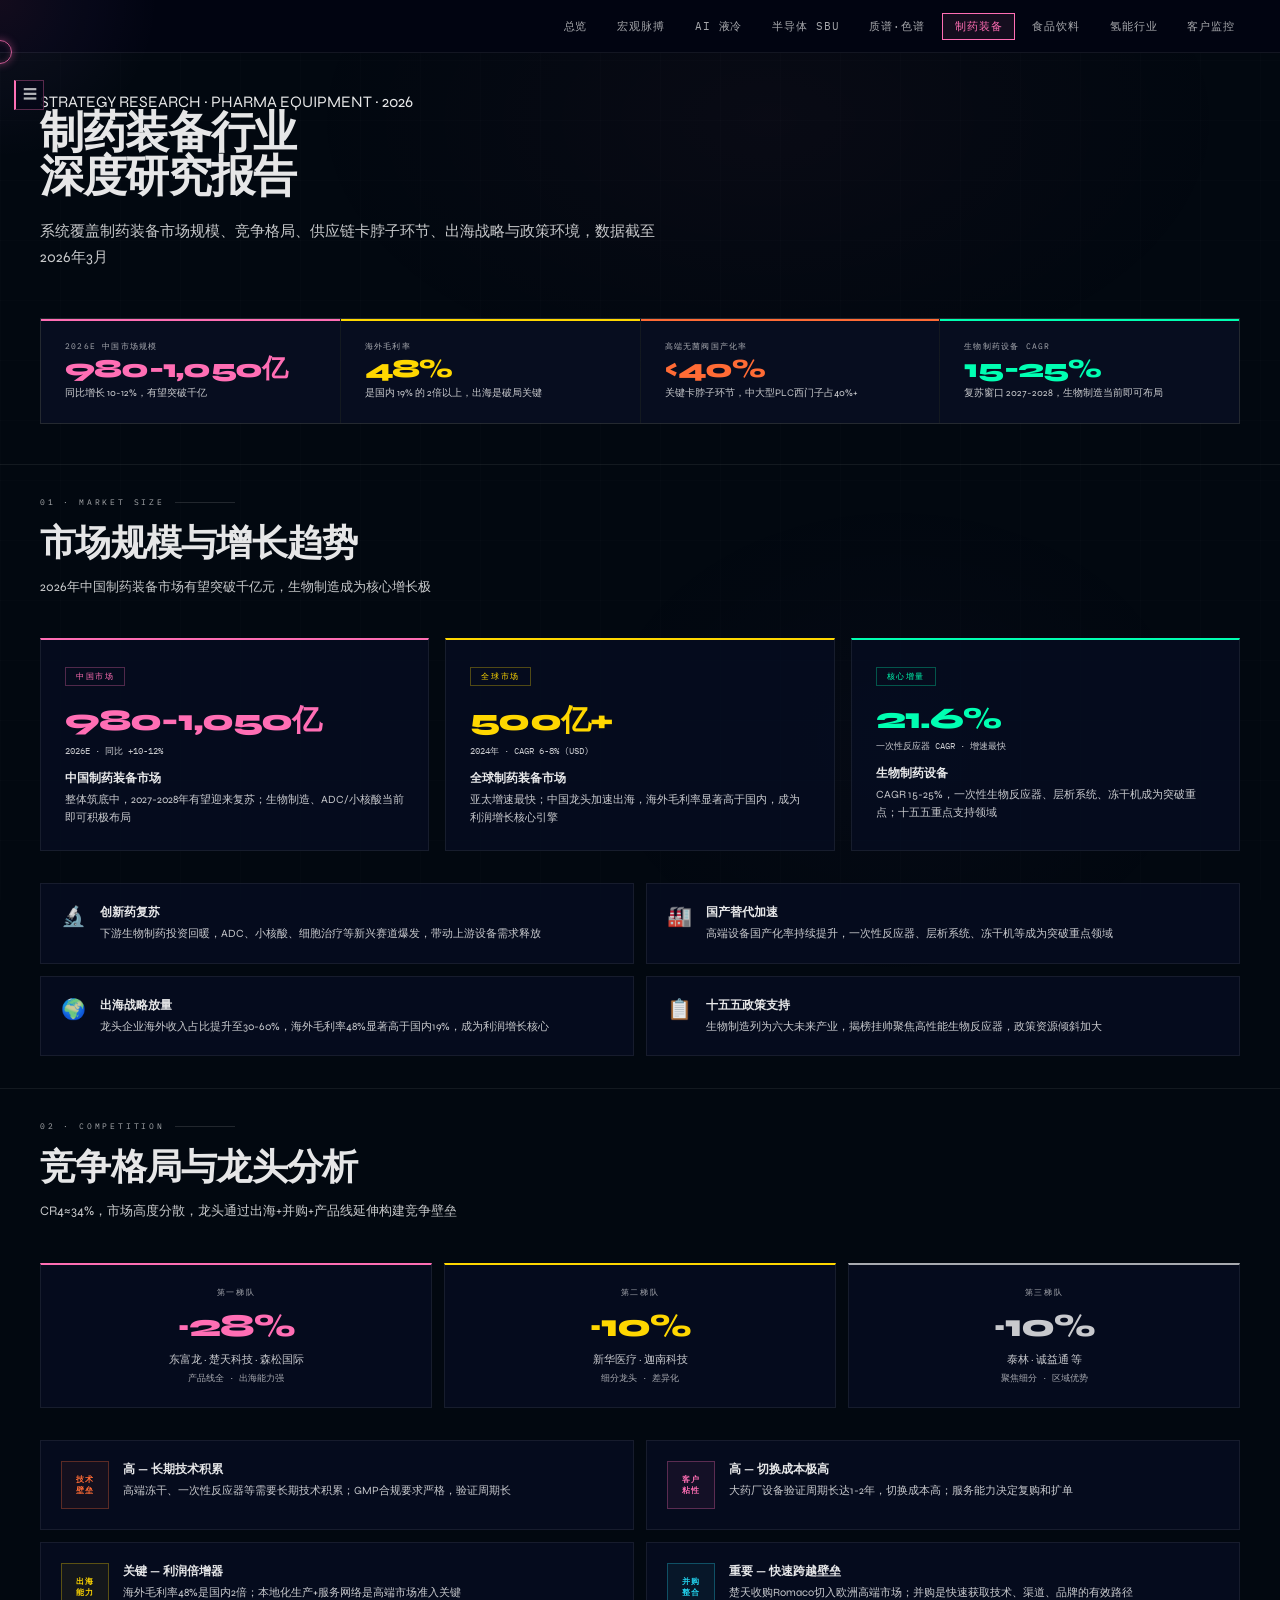
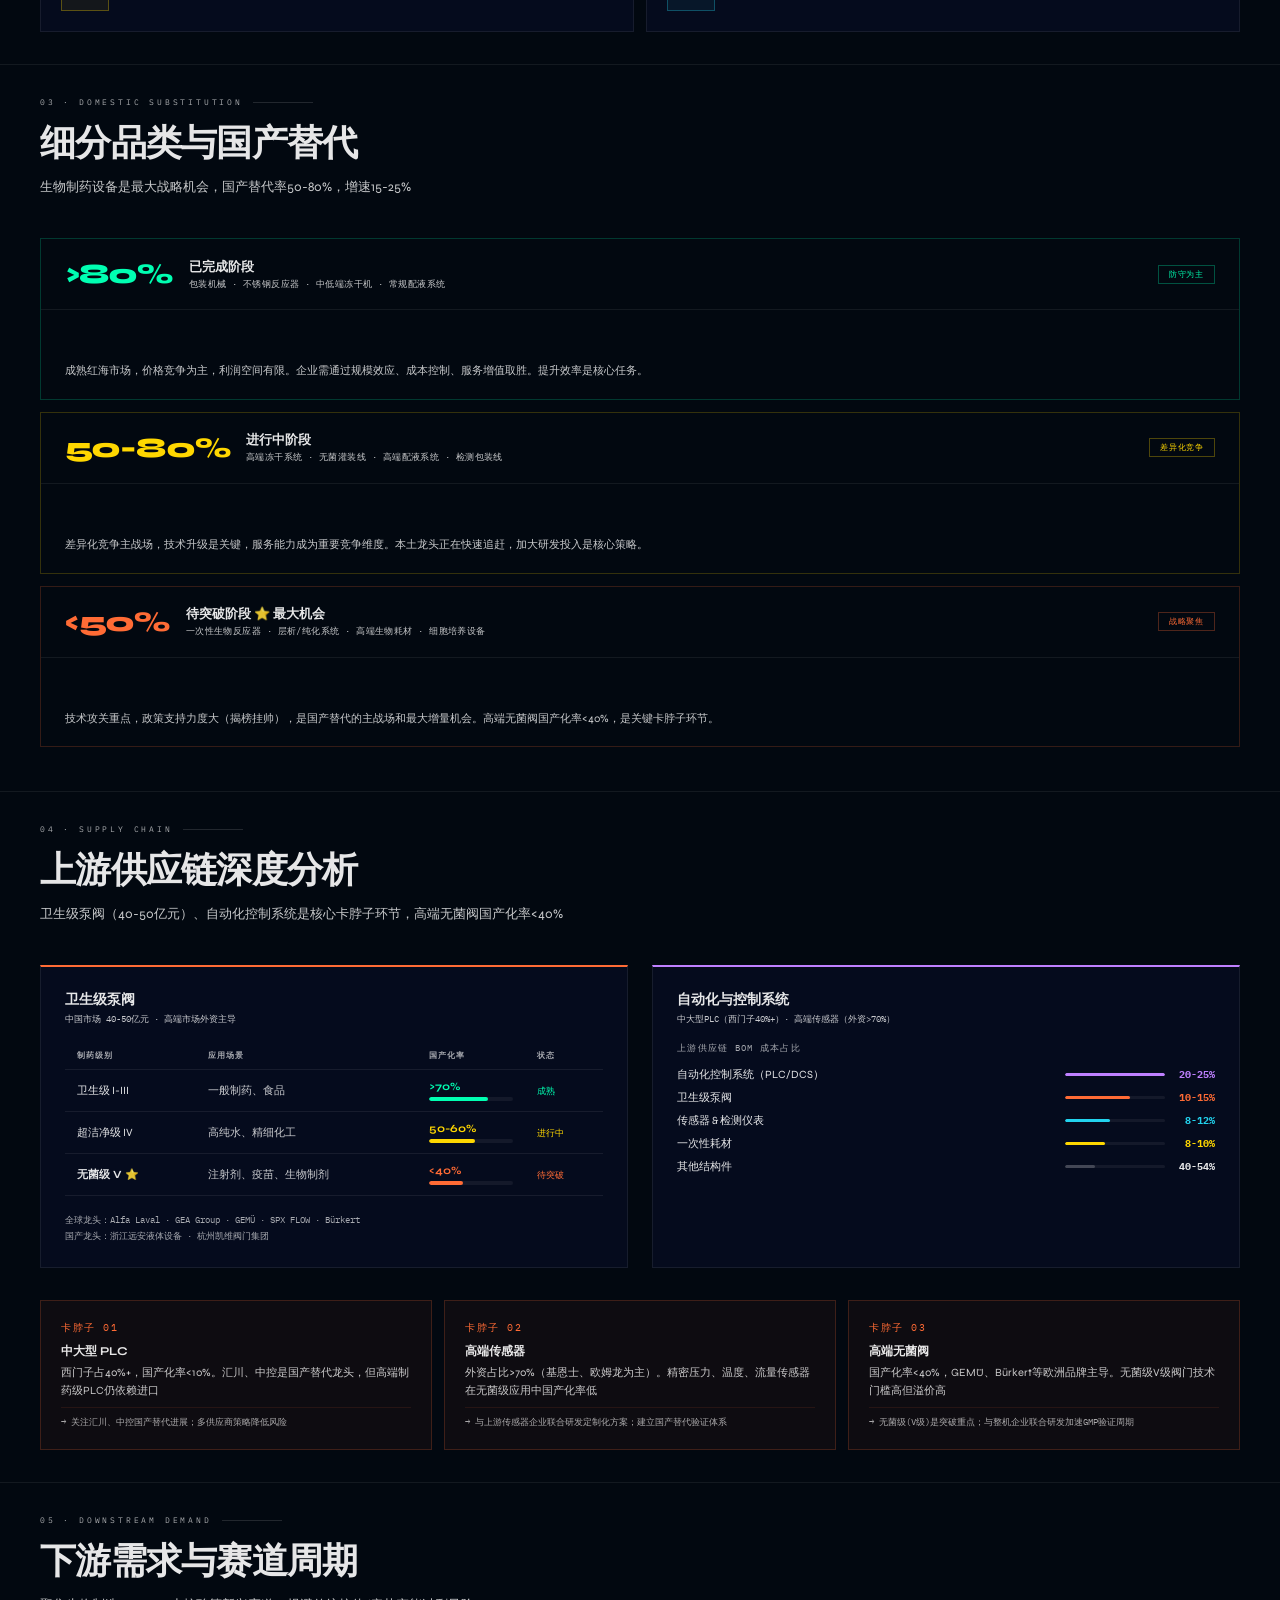
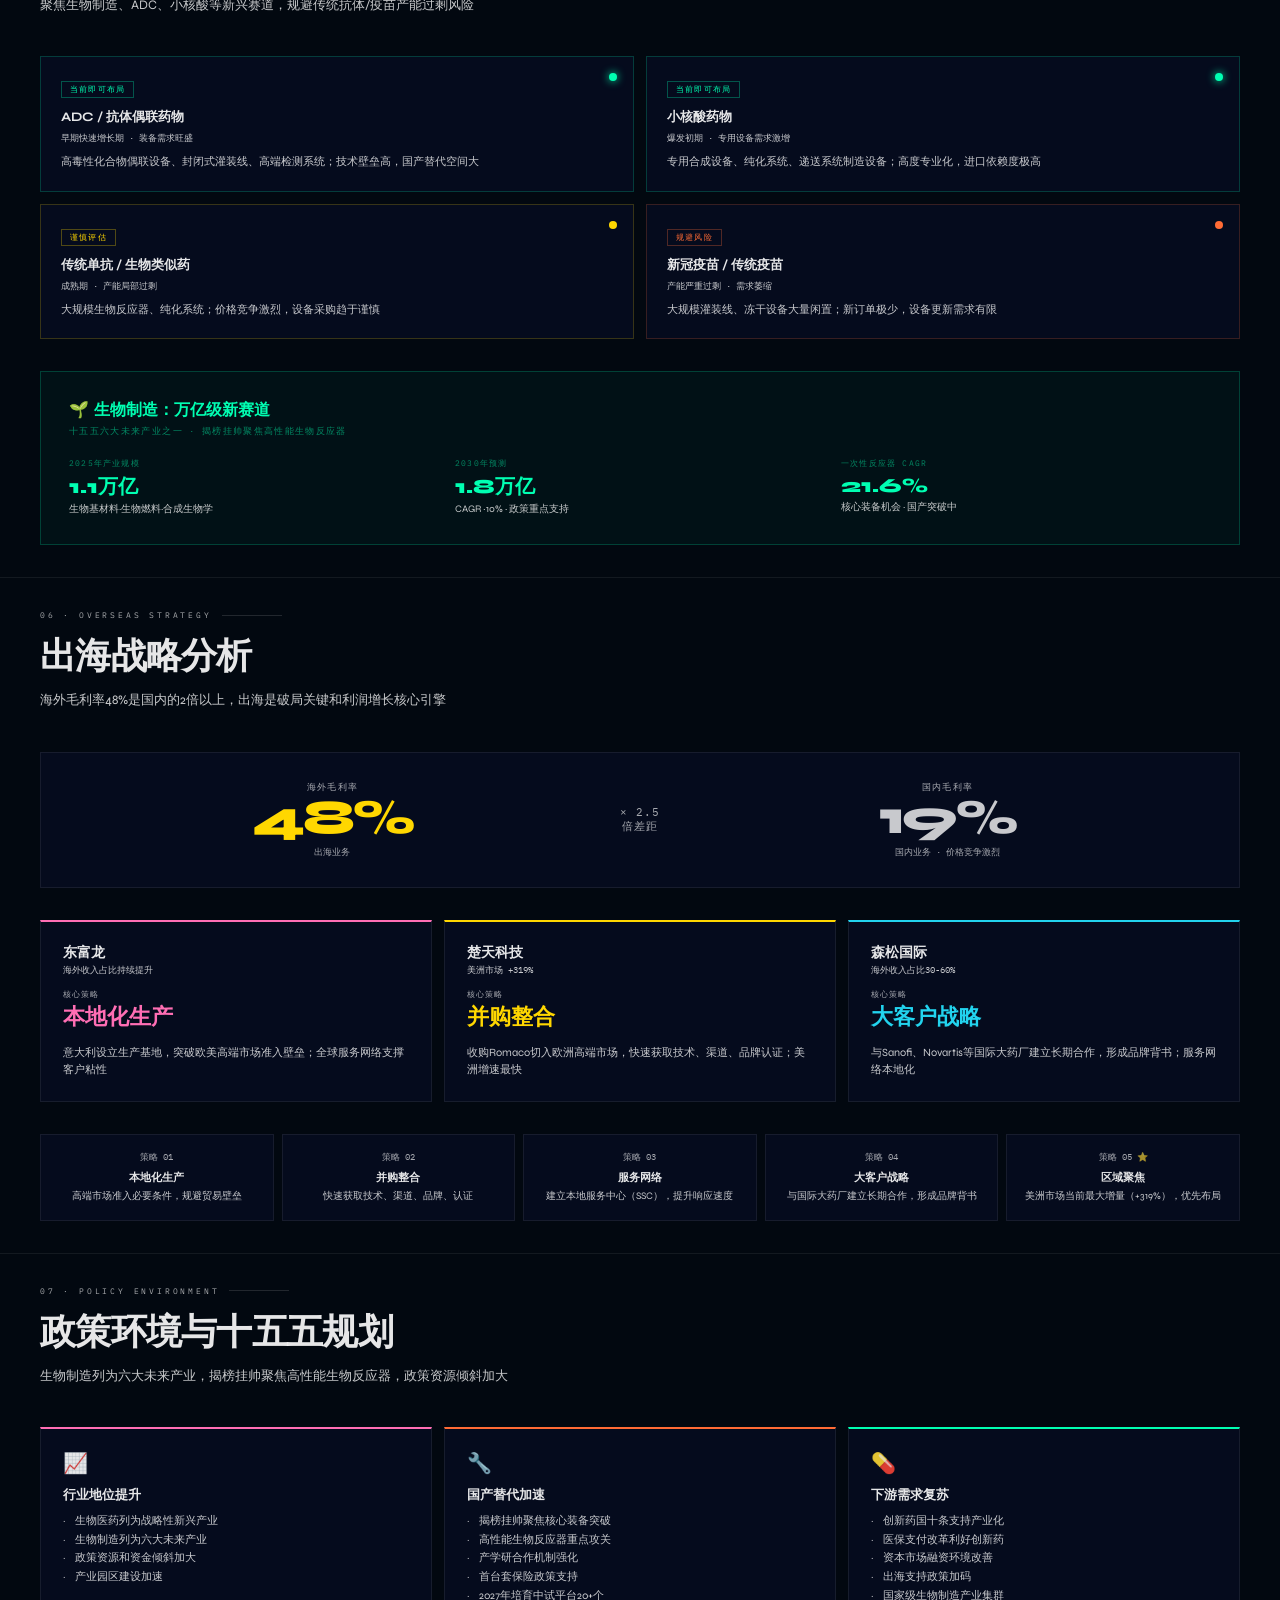
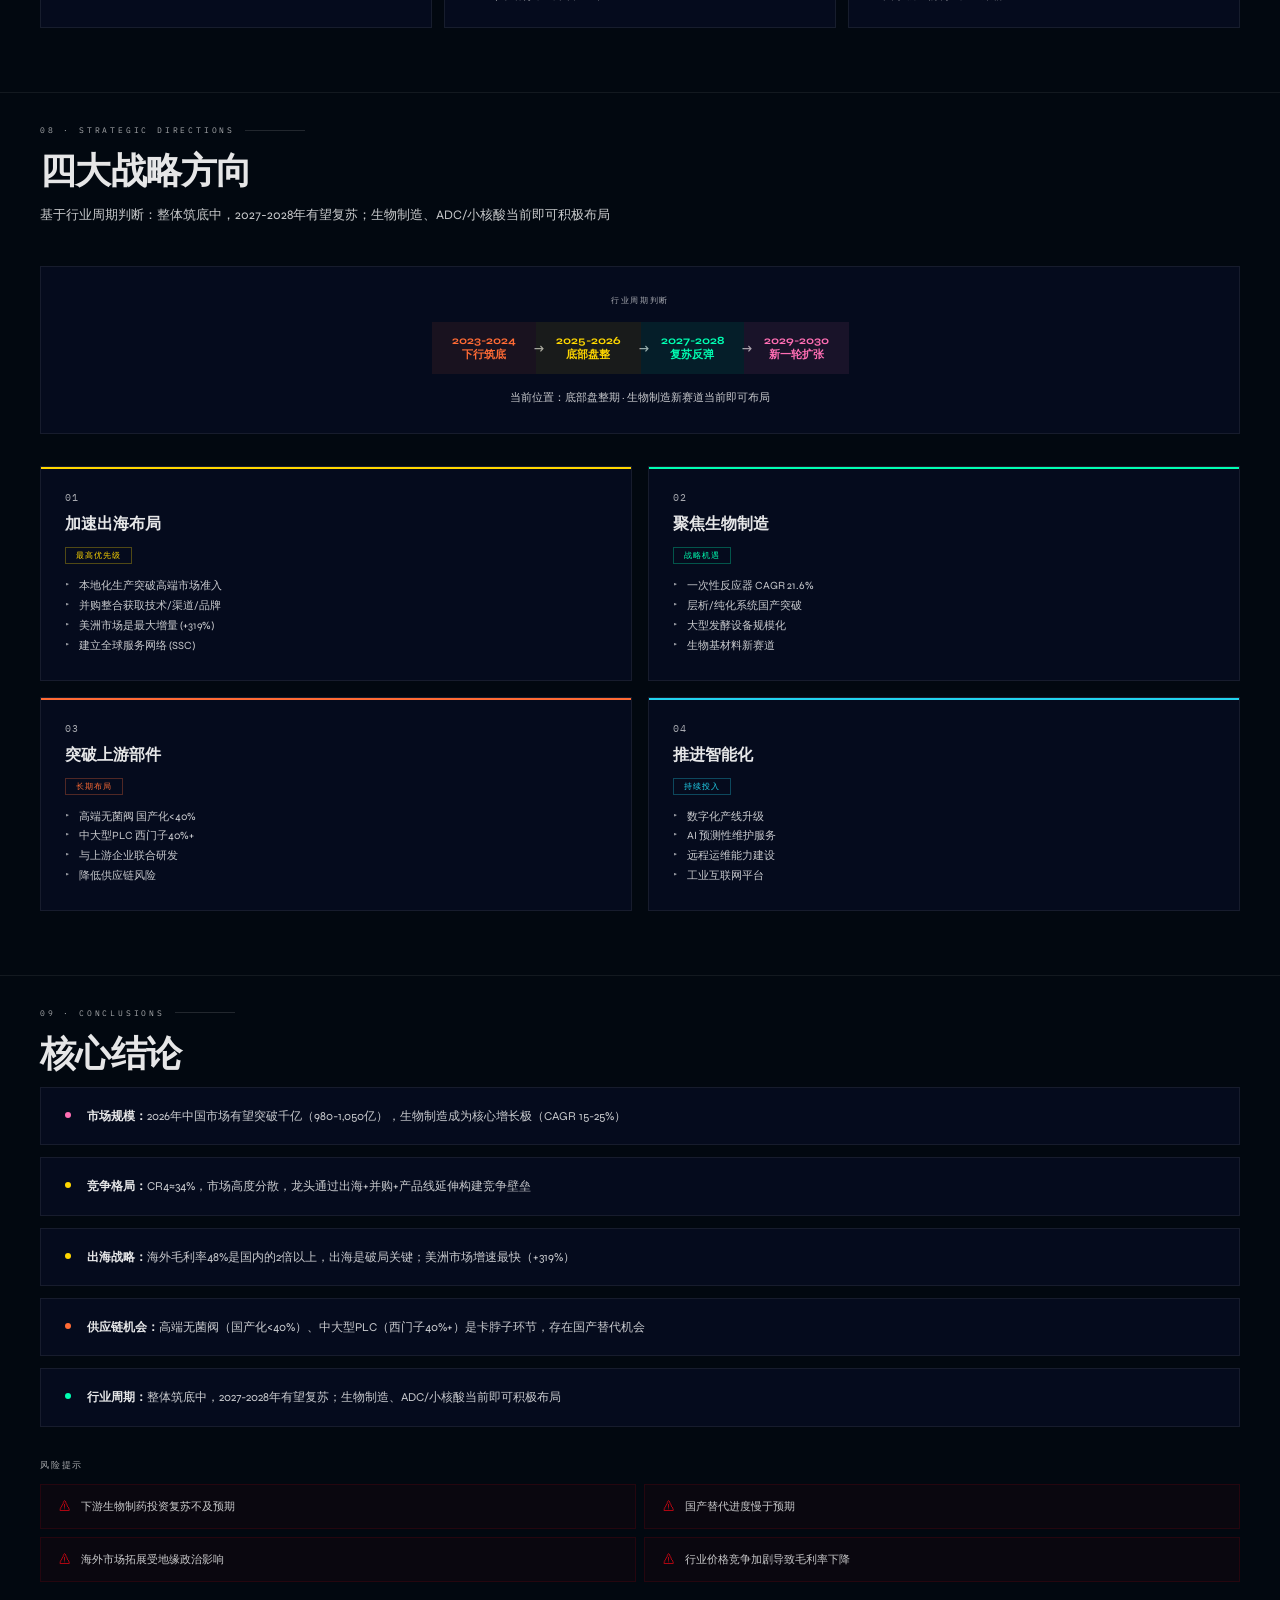
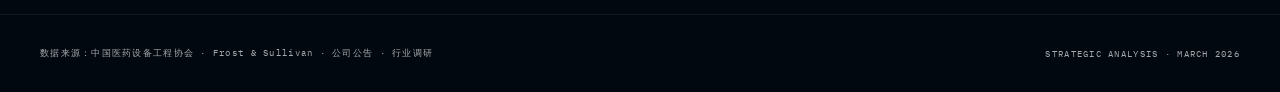
<file: pharma.html>
<!DOCTYPE html>
<html lang="zh-CN">
<head>
<meta charset="UTF-8"/><meta name="viewport" content="width=device-width,initial-scale=1"/>
<title>制药装备 · 战略分析 2026</title>
<link href="https://fonts.googleapis.com/css2?family=IBM+Plex+Mono:wght@400;500;700&family=Syne:wght@400;700;800&display=swap" rel="stylesheet"/>
<style>
*,*::before,*::after{box-sizing:border-box;margin:0;padding:0}
:root{
  --bg:#020810;--bg2:rgba(6,13,32,.9);--bg3:rgba(10,18,40,.8);
  --red:#E30613;--cyan:#22d3ee;--green:#00FFB2;--gold:#FFD700;
  --purple:#BF80FF;--orange:#FF6B35;--teal:#00C8FF;--pink:#FF6EB4;
  --text:rgba(255,255,255,.9);--text2:rgba(255,255,255,.78);--text3:rgba(255,255,255,.65);
  --border:rgba(255,255,255,.07);--border2:rgba(255,255,255,.13);
  --mono:'IBM Plex Mono',monospace;--display:'Syne',sans-serif;
}
html{scroll-behavior:smooth}
body{padding-top:52px;background:var(--bg);color:var(--text);font-family:var(--display);overflow-x:hidden}
::-webkit-scrollbar{width:3px}::-webkit-scrollbar-thumb{background:rgba(255,255,255,.08)}

/* ── NAV ── */


.nav-divider{width:1px;height:16px;background:var(--border2);margin:0 4px}




.nav-progress{position:absolute;bottom:0;left:0;height:1px;background:var(--pink);width:0%;transition:width .1s}

/* ── BG ── */
.bg-grid{position:fixed;inset:0;z-index:0;pointer-events:none;background-image:linear-gradient(rgba(255,255,255,.01) 1px,transparent 1px),linear-gradient(90deg,rgba(255,255,255,.01) 1px,transparent 1px);background-size:60px 60px}
.bg-glow1{position:fixed;top:-20%;left:20%;width:80vw;height:600px;background:radial-gradient(ellipse,rgba(255,110,180,.03) 0%,transparent 65%);pointer-events:none;z-index:0}
.bg-glow2{position:fixed;bottom:-10%;right:5%;width:50vw;height:500px;background:radial-gradient(ellipse,rgba(191,128,255,.025) 0%,transparent 70%);pointer-events:none;z-index:0}

/* ── LAYOUT ── */
.wrap{position:relative;z-index:1}
.section{max-width:1300px;margin:0 auto;padding:32px 40px 32px}
.divider{height:1px;background:var(--border);max-width:1300px;margin:0 auto}
.section-label{font-family:var(--mono);font-size:8px;letter-spacing:.35em;color:var(--text3);margin-bottom:12px;display:flex;align-items:center;gap:10px}
.section-label::after{content:'';flex:1;max-width:60px;height:1px;background:var(--border2)}
.section-title{font-size:clamp(22px,3vw,36px);font-weight:800;letter-spacing:-.02em;margin-bottom:8px}
.section-sub{color:var(--text2);font-size:13px;line-height:1.7;max-width:720px;margin-bottom:40px}

/* ── HERO ── */
.hero{padding:40px 40px 40px;max-width:1300px;margin:0 auto}
.hero-eyebrow{font-family:var(--mono);font-size:9px;letter-spacing:.35em;color:var(--pink);margin-bottom:24px;display:flex;align-items:center;gap:12px}
.hero-eyebrow::before{content:'';width:32px;height:1px;background:var(--pink)}
.hero-title{font-size:clamp(28px,3.5vw,44px);font-weight:800;line-height:1.0;letter-spacing:-.03em;margin-bottom:20px}
.hero-title .accent{color:var(--pink)}
.hero-sub{font-size:15px;color:var(--text2);max-width:620px;line-height:1.7;margin-bottom:48px}

/* Key findings strip */
.findings{display:grid;grid-template-columns:repeat(4,1fr);gap:1px;background:var(--border);border:1px solid var(--border);margin-bottom:0}
.finding-cell{background:var(--bg2);padding:22px 24px;position:relative;transition:background .2s;cursor:default}
.finding-cell:hover{background:rgba(255,110,180,.04)}
.finding-icon{font-size:18px;margin-bottom:10px}
.finding-val{font-size:26px;font-weight:800;letter-spacing:-.03em;line-height:1;margin-bottom:4px}
.finding-label{font-family:var(--mono);font-size:8px;color:var(--text3);letter-spacing:.15em;margin-bottom:4px}
.finding-note{font-size:10px;color:var(--text2);line-height:1.5}
.finding-bar{position:absolute;top:0;left:0;right:0;height:2px}

/* ── MARKET SECTION ── */
.market-grid{display:grid;grid-template-columns:repeat(3,1fr);gap:16px;margin-bottom:32px}
.mcard{background:var(--bg2);border:1px solid var(--border);padding:24px;position:relative;overflow:hidden;transition:all .25s}
.mcard:hover{border-color:var(--border2);transform:translateY(-2px)}
.mcard-tag{font-family:var(--mono);font-size:8px;letter-spacing:.2em;padding:3px 10px;border:1px solid;margin-bottom:14px;display:inline-block}
.mcard-val{font-size:30px;font-weight:800;letter-spacing:-.03em;margin-bottom:4px}
.mcard-cagr{font-family:var(--mono);font-size:9px;color:var(--text2);margin-bottom:12px}
.mcard-title{font-size:12px;font-weight:700;margin-bottom:4px}
.mcard-desc{font-size:11px;color:var(--text2);line-height:1.6}

/* drivers */
.drivers{display:grid;grid-template-columns:repeat(2,1fr);gap:12px}
.driver{background:var(--bg2);border:1px solid var(--border);padding:20px;display:flex;gap:14px;align-items:flex-start;transition:border-color .2s}
.driver:hover{border-color:var(--border2)}
.driver-icon{font-size:20px;flex-shrink:0}
.driver-title{font-size:12px;font-weight:700;margin-bottom:4px}
.driver-desc{font-size:11px;color:var(--text2);line-height:1.6}

/* ── COMPETITION ── */
.tiers{display:grid;grid-template-columns:repeat(3,1fr);gap:12px;margin-bottom:32px}
.tier{background:var(--bg2);border:1px solid var(--border);padding:22px;text-align:center}
.tier-label{font-family:var(--mono);font-size:8px;letter-spacing:.2em;color:var(--text3);margin-bottom:8px}
.tier-pct{font-size:32px;font-weight:800;letter-spacing:-.03em;margin-bottom:6px}
.tier-names{font-size:11px;color:var(--text2);line-height:1.6}
.tier-sub{font-family:var(--mono);font-size:9px;color:var(--text3);margin-top:4px}

/* success factors */
.factors{display:grid;grid-template-columns:repeat(2,1fr);gap:12px}
.factor{background:var(--bg2);border:1px solid var(--border);padding:20px;display:flex;gap:14px}
.factor-level{flex-shrink:0;width:48px;height:48px;display:flex;align-items:center;justify-content:center;font-family:var(--mono);font-size:8px;font-weight:700;letter-spacing:.1em;border:1px solid}
.factor-title{font-size:12px;font-weight:700;margin-bottom:4px}
.factor-desc{font-size:11px;color:var(--text2);line-height:1.6}

/* ── SUBSTITUTION ── */
.sub-stages{display:flex;flex-direction:column;gap:0}
.sub-stage{border:1px solid var(--border);margin-bottom:12px;overflow:hidden;transition:all .25s}
.sub-stage:hover{border-color:var(--border2)}
.sub-stage-header{padding:18px 24px;display:flex;align-items:center;gap:16px;cursor:pointer}
.sub-stage-pct{font-size:28px;font-weight:800;letter-spacing:-.03em;min-width:70px}
.sub-stage-info{flex:1}
.sub-stage-title{font-size:13px;font-weight:700;margin-bottom:2px}
.sub-stage-items{font-family:var(--mono);font-size:9px;color:var(--text2);letter-spacing:.05em}
.sub-stage-badge{padding:3px 10px;font-family:var(--mono);font-size:8px;letter-spacing:.1em;border:1px solid;white-space:nowrap}
.sub-stage-body{padding:0 24px 18px;font-size:11px;color:var(--text2);line-height:1.7;border-top:1px solid var(--border);padding-top:52px;margin-top:0}

/* ── SUPPLY CHAIN ── */
.supply-grid{display:grid;grid-template-columns:1fr 1fr;gap:24px;margin-bottom:32px}
.supply-card{background:var(--bg2);border:1px solid var(--border);padding:24px}
.supply-title{font-size:14px;font-weight:700;margin-bottom:4px}
.supply-market{font-family:var(--mono);font-size:9px;color:var(--text2);margin-bottom:16px}

/* valve table */
.valve-table{width:100%;border-collapse:collapse;margin-bottom:16px}
.valve-table th{font-family:var(--mono);font-size:8px;letter-spacing:.12em;color:var(--text3);padding:8px 12px;text-align:left;border-bottom:1px solid var(--border)}
.valve-table td{padding:10px 12px;border-bottom:1px solid var(--border);font-size:11px;vertical-align:middle}
.valve-table tr:hover td{background:rgba(255,255,255,.02)}
.progress-bar{height:4px;background:rgba(255,255,255,.06);border-radius:2px;overflow:hidden;margin-top:4px}
.progress-fill{height:100%;border-radius:2px}

/* bom costs */
.bom-list{display:flex;flex-direction:column;gap:8px}
.bom-row{display:flex;align-items:center;gap:10px}
.bom-name{font-size:11px;flex:1}
.bom-pct{font-family:var(--mono);font-size:10px;font-weight:700;min-width:40px;text-align:right}
.bom-track{flex:1;max-width:100px;height:3px;background:rgba(255,255,255,.06);border-radius:2px;overflow:hidden}
.bom-fill{height:100%;border-radius:2px}

/* bottleneck cards */
.bottlenecks{display:grid;grid-template-columns:repeat(3,1fr);gap:12px;margin-top:24px}
.bn{background:rgba(255,107,53,.05);border:1px solid rgba(255,107,53,.2);padding:20px}
.bn-num{font-family:var(--mono);font-size:10px;color:var(--orange);letter-spacing:.15em;margin-bottom:8px}
.bn-title{font-size:12px;font-weight:700;margin-bottom:4px}
.bn-detail{font-size:11px;color:var(--text2);line-height:1.6}
.bn-strategy{font-family:var(--mono);font-size:9px;color:var(--text3);margin-top:8px;padding-top:8px;border-top:1px solid rgba(255,107,53,.1)}

/* ── DOWNSTREAM ── */
.cycle-grid{display:grid;grid-template-columns:repeat(2,1fr);gap:12px;margin-bottom:32px}
.cycle-card{background:var(--bg2);border:1px solid var(--border);padding:20px;position:relative;overflow:hidden}
.cycle-tag{font-family:var(--mono);font-size:8px;letter-spacing:.15em;padding:2px 8px;border:1px solid;display:inline-block;margin-bottom:10px}
.cycle-name{font-size:13px;font-weight:700;margin-bottom:6px}
.cycle-status{font-family:var(--mono);font-size:9px;color:var(--text2);margin-bottom:8px}
.cycle-equip{font-size:11px;color:var(--text2);line-height:1.6}
.cycle-signal{position:absolute;top:16px;right:16px;width:8px;height:8px;border-radius:50%}

/* biomanufacturing */
.bio-highlight{background:rgba(0,255,178,.04);border:1px solid rgba(0,255,178,.2);padding:28px;margin-top:24px}
.bio-title{font-size:16px;font-weight:800;color:var(--green);margin-bottom:4px}
.bio-sub{font-family:var(--mono);font-size:9px;color:rgba(0,255,178,.5);letter-spacing:.15em;margin-bottom:20px}
.bio-grid{display:grid;grid-template-columns:1fr 1fr 1fr;gap:16px}
.bio-item-label{font-family:var(--mono);font-size:8px;color:rgba(0,255,178,.5);letter-spacing:.15em;margin-bottom:4px}
.bio-item-val{font-size:20px;font-weight:800;color:var(--green)}
.bio-item-note{font-size:10px;color:var(--text2);margin-top:2px}

/* ── OVERSEAS ── */
.overseas-compare{display:grid;grid-template-columns:repeat(3,1fr);gap:12px;margin-bottom:32px}
.oc{background:var(--bg2);border:1px solid var(--border);padding:22px}
.oc-company{font-size:14px;font-weight:800;margin-bottom:2px}
.oc-overseas{font-family:var(--mono);font-size:9px;color:var(--text2);margin-bottom:12px}
.oc-stat-label{font-family:var(--mono);font-size:8px;color:var(--text3);letter-spacing:.12em;margin-bottom:2px}
.oc-stat-val{font-size:22px;font-weight:800;margin-bottom:12px}
.oc-desc{font-size:11px;color:var(--text2);line-height:1.6}

/* margin comparison */
.margin-compare{background:var(--bg2);border:1px solid var(--border);padding:28px;display:grid;grid-template-columns:1fr auto 1fr;gap:24px;align-items:center;text-align:center;margin-bottom:32px}
.margin-val{font-size:48px;font-weight:800;letter-spacing:-.04em;line-height:1;margin-bottom:4px}
.margin-label{font-family:var(--mono);font-size:9px;color:var(--text3);letter-spacing:.15em}
.margin-vs{font-family:var(--mono);font-size:11px;color:var(--text3);letter-spacing:.1em}

/* overseas tips */
.tips{display:grid;grid-template-columns:repeat(5,1fr);gap:8px}
.tip{background:var(--bg2);border:1px solid var(--border);padding:16px;text-align:center}
.tip-num{font-family:var(--mono);font-size:9px;color:var(--text3);margin-bottom:6px}
.tip-title{font-size:11px;font-weight:700;margin-bottom:4px}
.tip-desc{font-size:10px;color:var(--text2);line-height:1.5}

/* ── POLICY ── */
.policy-grid{display:grid;grid-template-columns:repeat(3,1fr);gap:12px;margin-bottom:32px}
.policy-card{background:var(--bg2);border:1px solid var(--border);padding:22px}
.policy-icon{font-size:20px;margin-bottom:10px}
.policy-title{font-size:13px;font-weight:700;margin-bottom:8px}
.policy-items{list-style:none}
.policy-items li{font-size:11px;color:var(--text2);line-height:1.7;padding-left:12px;position:relative}
.policy-items li::before{content:'·';position:absolute;left:0;color:var(--text3)}

/* ── STRATEGY ── */
.strategy-grid{display:grid;grid-template-columns:repeat(2,1fr);gap:16px;margin-bottom:32px}
.strat{background:var(--bg2);border:1px solid var(--border);padding:24px;position:relative;transition:all .25s}
.strat:hover{border-color:var(--border2)}
.strat-num{font-family:var(--mono);font-size:10px;letter-spacing:.1em;color:var(--text3);margin-bottom:10px}
.strat-title{font-size:16px;font-weight:800;margin-bottom:8px}
.strat-priority{display:inline-block;padding:2px 10px;font-family:var(--mono);font-size:8px;letter-spacing:.12em;border:1px solid;margin-bottom:12px}
.strat-items{list-style:none}
.strat-items li{font-size:11px;color:var(--text2);line-height:1.8;padding-left:14px;position:relative}
.strat-items li::before{content:'▸';position:absolute;left:0;color:var(--text3);font-size:9px}
.strat::before{content:'';position:absolute;top:0;left:0;right:0;height:2px}

/* cycle diagram */
.cycle-diagram{background:var(--bg2);border:1px solid var(--border);padding:28px;margin-bottom:32px;text-align:center}
.cycle-stages{display:flex;align-items:center;justify-content:center;gap:0;flex-wrap:wrap}
.cs{padding:12px 20px;font-size:11px;font-weight:700;position:relative}
.cs::after{content:'→';position:absolute;right:-8px;top:50%;transform:translateY(-50%);color:var(--text3);font-size:12px}
.cs:last-child::after{display:none}

/* ── CONCLUSION ── */
.conclusions{display:flex;flex-direction:column;gap:12px;margin-bottom:32px}
.conclusion{background:var(--bg2);border:1px solid var(--border);padding:18px 24px;display:flex;gap:16px;align-items:flex-start;transition:border-color .2s}
.conclusion:hover{border-color:var(--border2)}
.conclusion-bullet{flex-shrink:0;width:6px;height:6px;border-radius:50%;margin-top:6px}
.conclusion-text{font-size:12px;line-height:1.7;color:var(--text2)}
.conclusion-text strong{color:var(--text)}

/* risks */
.risks{display:grid;grid-template-columns:repeat(2,1fr);gap:8px}
.risk{background:rgba(227,6,19,.04);border:1px solid rgba(227,6,19,.12);padding:14px 18px;font-size:11px;color:var(--text2);display:flex;gap:10px}
.risk::before{content:'⚠';color:var(--red);flex-shrink:0;font-size:12px}

/* animations */
.reveal{opacity:0;transform:translateY(20px);transition:all .7s cubic-bezier(.16,1,.3,1)}
.reveal.visible{opacity:1;transform:translateY(0)}

@media(max-width:900px){
  .market-grid,.tiers,.overseas-compare,.policy-grid,.bottlenecks{grid-template-columns:1fr 1fr}
  .findings{grid-template-columns:1fr 1fr}
  .supply-grid,.strategy-grid,.cycle-grid,.drivers,.factors{grid-template-columns:1fr}
  .margin-compare{grid-template-columns:1fr;text-align:left}
  .tips,.bio-grid{grid-template-columns:1fr 1fr}
}
@media(max-width:600px){
  .market-grid,.tiers,.findings,.overseas-compare,.policy-grid,.bottlenecks,.risks{grid-template-columns:1fr}
  .section,.hero{padding-left:20px;padding-right:20px}
  
  .tips{grid-template-columns:1fr}
}

/* ── CURSOR ── */
#cursor-glow{position:fixed;pointer-events:none;z-index:99999;width:320px;height:320px;border-radius:50%;transform:translate(-50%,-50%);background:radial-gradient(circle,rgba(255,110,180,.07) 0%,rgba(191,128,255,.04) 30%,transparent 70%);transition:opacity .3s ease;mix-blend-mode:screen}
#cursor-dot{position:fixed;pointer-events:none;z-index:100000;width:24px;height:24px;border-radius:50%;background:transparent;border:1.5px solid rgba(255,110,180,.8);transform:translate(-50%,-50%);box-shadow:0 0 8px rgba(255,110,180,.4),inset 0 0 6px rgba(255,110,180,.2);transition:width .2s ease,height .2s ease,border-color .2s,box-shadow .2s}
body:has(a:hover) #cursor-dot,body:has(button:hover) #cursor-dot,body:has([onclick]:hover) #cursor-dot{width:36px;height:36px;border-color:rgba(255,215,0,.9);box-shadow:0 0 16px rgba(255,215,0,.4),inset 0 0 10px rgba(255,215,0,.08)}

























#site-nav{position:fixed;top:0;left:0;right:0;z-index:10000;background:rgba(2,5,18,.92);backdrop-filter:blur(24px);-webkit-backdrop-filter:blur(24px);border-bottom:1px solid rgba(255,255,255,.07)}
.nav-inner{max-width:1380px;margin:0 auto;padding:0 32px;display:flex;align-items:center;height:52px}
.nav-links{display:flex;gap:4px;margin-left:auto;flex-wrap:wrap}
.nav-link{padding:5px 12px;font-size:11px;font-family:'IBM Plex Mono',monospace;letter-spacing:.08em;color:rgba(255,255,255,.65);text-decoration:none;border:1px solid transparent;transition:all .2s;white-space:nowrap}
.nav-link:hover{color:#fff;border-color:rgba(255,255,255,.12);background:rgba(255,255,255,.04)}
</style>
</head>
<body>
<div id="cursor-glow"></div>
<div id="cursor-dot"></div>

<div class="bg-grid"></div>
<div class="bg-glow1"></div>
<div class="bg-glow2"></div>

<!-- NAV -->
<nav id="site-nav">
  <div class="nav-inner">
    <div class="nav-links">
      <a href="index.html" class="nav-link">总览</a>
      <a href="macro.html" class="nav-link">宏观脉搏</a>
      <a href="liquid.html" class="nav-link">AI 液冷</a>
      <a href="semiconductor.html" class="nav-link">半导体 SBU</a>
      <a href="mscc.html" class="nav-link">质谱·色谱</a>
      <a href="pharma.html" class="nav-link" style="color:#FF6EB4;border-color:#FF6EB4;background:rgba(255,110,180,.08)">制药装备</a>
      <a href="food.html" class="nav-link">食品饮料</a>
      <a href="hydrogen.html" class="nav-link">氢能行业</a>
      <a href="customers.html" class="nav-link">客户监控</a>
    </div>
  </div>
</nav>

<div class="wrap">

<!-- HERO -->
<div class="hero">
  <div class="hero-eye">STRATEGY RESEARCH · PHARMA EQUIPMENT · 2026</div>
  <h1 class="hero-title">制药装备行业<br/><span class="a1">深度研究</span><span class="a2">报告</span></h1>
  <p class="hero-sub">系统覆盖制药装备市场规模、竞争格局、供应链卡脖子环节、出海战略与政策环境，数据截至2026年3月</p>

  <!-- Key findings -->
  <div class="findings reveal">
    <div class="finding-cell">
      <div class="finding-bar" style="background:var(--pink)"></div>
      <div class="finding-label">2026E 中国市场规模</div>
      <div class="finding-val" style="color:var(--pink)">980-1,050亿</div>
      <div class="finding-note">同比增长 10-12%，有望突破千亿</div>
    </div>
    <div class="finding-cell">
      <div class="finding-bar" style="background:var(--gold)"></div>
      <div class="finding-label">海外毛利率</div>
      <div class="finding-val" style="color:var(--gold)">48%</div>
      <div class="finding-note">是国内 19% 的 2倍以上，出海是破局关键</div>
    </div>
    <div class="finding-cell">
      <div class="finding-bar" style="background:var(--orange)"></div>
      <div class="finding-label">高端无菌阀国产化率</div>
      <div class="finding-val" style="color:var(--orange)">&lt;40%</div>
      <div class="finding-note">关键卡脖子环节，中大型PLC西门子占40%+</div>
    </div>
    <div class="finding-cell">
      <div class="finding-bar" style="background:var(--green)"></div>
      <div class="finding-label">生物制药设备 CAGR</div>
      <div class="finding-val" style="color:var(--green)">15-25%</div>
      <div class="finding-note">复苏窗口 2027-2028，生物制造当前即可布局</div>
    </div>
  </div>
</div>

<div class="divider"></div>

<!-- 01 MARKET -->
<div class="section reveal">
  <div class="section-label" id="s01">01 · MARKET SIZE</div>
  <h2 class="section-title">市场规模与增长趋势</h2>
  <p class="section-sub">2026年中国制药装备市场有望突破千亿元，生物制造成为核心增长极</p>

  <div class="market-grid">
    <div class="mcard" style="border-top:2px solid var(--pink)">
      <div class="mcard-tag" style="color:var(--pink);border-color:rgba(255,110,180,.3)">中国市场</div>
      <div class="mcard-val" style="color:var(--pink)">980-1,050亿</div>
      <div class="mcard-cagr">2026E · 同比 +10-12%</div>
      <div class="mcard-title">中国制药装备市场</div>
      <div class="mcard-desc">整体筑底中，2027-2028年有望迎来复苏；生物制造、ADC/小核酸当前即可积极布局</div>
    </div>
    <div class="mcard" style="border-top:2px solid var(--gold)">
      <div class="mcard-tag" style="color:var(--gold);border-color:rgba(255,215,0,.3)">全球市场</div>
      <div class="mcard-val" style="color:var(--gold)">500亿+</div>
      <div class="mcard-cagr">2024年 · CAGR 6-8% (USD)</div>
      <div class="mcard-title">全球制药装备市场</div>
      <div class="mcard-desc">亚太增速最快；中国龙头加速出海，海外毛利率显著高于国内，成为利润增长核心引擎</div>
    </div>
    <div class="mcard" style="border-top:2px solid var(--green)">
      <div class="mcard-tag" style="color:var(--green);border-color:rgba(0,255,178,.3)">核心增量</div>
      <div class="mcard-val" style="color:var(--green)">21.6%</div>
      <div class="mcard-cagr">一次性反应器 CAGR · 增速最快</div>
      <div class="mcard-title">生物制药设备</div>
      <div class="mcard-desc">CAGR 15-25%，一次性生物反应器、层析系统、冻干机成为突破重点；十五五重点支持领域</div>
    </div>
  </div>

  <div class="drivers reveal">
    <div class="driver">
      <div class="driver-icon">🔬</div>
      <div>
        <div class="driver-title">创新药复苏</div>
        <div class="driver-desc">下游生物制药投资回暖，ADC、小核酸、细胞治疗等新兴赛道爆发，带动上游设备需求释放</div>
      </div>
    </div>
    <div class="driver">
      <div class="driver-icon">🏭</div>
      <div>
        <div class="driver-title">国产替代加速</div>
        <div class="driver-desc">高端设备国产化率持续提升，一次性反应器、层析系统、冻干机等成为突破重点领域</div>
      </div>
    </div>
    <div class="driver">
      <div class="driver-icon">🌍</div>
      <div>
        <div class="driver-title">出海战略放量</div>
        <div class="driver-desc">龙头企业海外收入占比提升至30-60%，海外毛利率48%显著高于国内19%，成为利润增长核心</div>
      </div>
    </div>
    <div class="driver">
      <div class="driver-icon">📋</div>
      <div>
        <div class="driver-title">十五五政策支持</div>
        <div class="driver-desc">生物制造列为六大未来产业，揭榜挂帅聚焦高性能生物反应器，政策资源倾斜加大</div>
      </div>
    </div>
  </div>
</div>

<div class="divider"></div>

<!-- 02 COMPETITION -->
<div class="section reveal">
  <div class="section-label" id="s02">02 · COMPETITION</div>
  <h2 class="section-title">竞争格局与龙头分析</h2>
  <p class="section-sub">CR4≈34%，市场高度分散，龙头通过出海+并购+产品线延伸构建竞争壁垒</p>

  <div class="tiers reveal">
    <div class="tier" style="border-top:2px solid var(--pink)">
      <div class="tier-label">第一梯队</div>
      <div class="tier-pct" style="color:var(--pink)">~28%</div>
      <div class="tier-names">东富龙 · 楚天科技 · 森松国际</div>
      <div class="tier-sub">产品线全 · 出海能力强</div>
    </div>
    <div class="tier" style="border-top:2px solid var(--gold)">
      <div class="tier-label">第二梯队</div>
      <div class="tier-pct" style="color:var(--gold)">~10%</div>
      <div class="tier-names">新华医疗 · 迦南科技</div>
      <div class="tier-sub">细分龙头 · 差异化</div>
    </div>
    <div class="tier" style="border-top:2px solid var(--text3)">
      <div class="tier-label">第三梯队</div>
      <div class="tier-pct" style="color:var(--text2)">~10%</div>
      <div class="tier-names">泰林 · 诚益通 等</div>
      <div class="tier-sub">聚焦细分 · 区域优势</div>
    </div>
  </div>

  <div class="factors reveal">
    <div class="factor">
      <div class="factor-level" style="color:var(--orange);border-color:rgba(255,107,53,.3);background:rgba(255,107,53,.06)">技术<br/>壁垒</div>
      <div>
        <div class="factor-title">高 — 长期技术积累</div>
        <div class="factor-desc">高端冻干、一次性反应器等需要长期技术积累；GMP合规要求严格，验证周期长</div>
      </div>
    </div>
    <div class="factor">
      <div class="factor-level" style="color:var(--pink);border-color:rgba(255,110,180,.3);background:rgba(255,110,180,.06)">客户<br/>粘性</div>
      <div>
        <div class="factor-title">高 — 切换成本极高</div>
        <div class="factor-desc">大药厂设备验证周期长达1-2年，切换成本高；服务能力决定复购和扩单</div>
      </div>
    </div>
    <div class="factor">
      <div class="factor-level" style="color:var(--gold);border-color:rgba(255,215,0,.3);background:rgba(255,215,0,.06)">出海<br/>能力</div>
      <div>
        <div class="factor-title">关键 — 利润倍增器</div>
        <div class="factor-desc">海外毛利率48%是国内2倍；本地化生产+服务网络是高端市场准入关键</div>
      </div>
    </div>
    <div class="factor">
      <div class="factor-level" style="color:var(--cyan);border-color:rgba(34,211,238,.3);background:rgba(34,211,238,.06)">并购<br/>整合</div>
      <div>
        <div class="factor-title">重要 — 快速跨越壁垒</div>
        <div class="factor-desc">楚天收购Romaco切入欧洲高端市场；并购是快速获取技术、渠道、品牌的有效路径</div>
      </div>
    </div>
  </div>
</div>

<div class="divider"></div>

<!-- 03 SUBSTITUTION -->
<div class="section reveal">
  <div class="section-label" id="s03">03 · DOMESTIC SUBSTITUTION</div>
  <h2 class="section-title">细分品类与国产替代</h2>
  <p class="section-sub">生物制药设备是最大战略机会，国产替代率50-80%，增速15-25%</p>

  <div class="sub-stages reveal">
    <div class="sub-stage" style="border-color:rgba(0,255,178,.2)">
      <div class="sub-stage-header">
        <div class="sub-stage-pct" style="color:var(--green)">&gt;80%</div>
        <div class="sub-stage-info">
          <div class="sub-stage-title">已完成阶段</div>
          <div class="sub-stage-items">包装机械 · 不锈钢反应器 · 中低端冻干机 · 常规配液系统</div>
        </div>
        <div class="sub-stage-badge" style="color:var(--green);border-color:rgba(0,255,178,.3)">防守为主</div>
      </div>
      <div class="sub-stage-body">成熟红海市场，价格竞争为主，利润空间有限。企业需通过规模效应、成本控制、服务增值取胜。提升效率是核心任务。</div>
    </div>
    <div class="sub-stage" style="border-color:rgba(255,215,0,.2)">
      <div class="sub-stage-header">
        <div class="sub-stage-pct" style="color:var(--gold)">50-80%</div>
        <div class="sub-stage-info">
          <div class="sub-stage-title">进行中阶段</div>
          <div class="sub-stage-items">高端冻干系统 · 无菌灌装线 · 高端配液系统 · 检测包装线</div>
        </div>
        <div class="sub-stage-badge" style="color:var(--gold);border-color:rgba(255,215,0,.3)">差异化竞争</div>
      </div>
      <div class="sub-stage-body">差异化竞争主战场，技术升级是关键，服务能力成为重要竞争维度。本土龙头正在快速追赶，加大研发投入是核心策略。</div>
    </div>
    <div class="sub-stage" style="border-color:rgba(255,107,53,.2)">
      <div class="sub-stage-header">
        <div class="sub-stage-pct" style="color:var(--orange)">&lt;50%</div>
        <div class="sub-stage-info">
          <div class="sub-stage-title">待突破阶段 ⭐ 最大机会</div>
          <div class="sub-stage-items">一次性生物反应器 · 层析/纯化系统 · 高端生物耗材 · 细胞培养设备</div>
        </div>
        <div class="sub-stage-badge" style="color:var(--orange);border-color:rgba(255,107,53,.3)">战略聚焦</div>
      </div>
      <div class="sub-stage-body">技术攻关重点，政策支持力度大（揭榜挂帅），是国产替代的主战场和最大增量机会。高端无菌阀国产化率&lt;40%，是关键卡脖子环节。</div>
    </div>
  </div>
</div>

<div class="divider"></div>

<!-- 04 SUPPLY CHAIN -->
<div class="section reveal">
  <div class="section-label" id="s04">04 · SUPPLY CHAIN</div>
  <h2 class="section-title">上游供应链深度分析</h2>
  <p class="section-sub">卫生级泵阀（40-50亿元）、自动化控制系统是核心卡脖子环节，高端无菌阀国产化率&lt;40%</p>

  <div class="supply-grid reveal">
    <div class="supply-card" style="border-top:2px solid var(--orange)">
      <div class="supply-title">卫生级泵阀</div>
      <div class="supply-market">中国市场 40-50亿元 · 高端市场外资主导</div>
      <table class="valve-table">
        <thead>
          <tr><th>制药级别</th><th>应用场景</th><th>国产化率</th><th>状态</th></tr>
        </thead>
        <tbody>
          <tr>
            <td>卫生级 I-III</td>
            <td style="color:var(--text2)">一般制药、食品</td>
            <td><span style="color:var(--green);font-weight:700">&gt;70%</span><div class="progress-bar"><div class="progress-fill" style="width:70%;background:var(--green)"></div></div></td>
            <td><span style="color:var(--green);font-family:var(--mono);font-size:9px">成熟</span></td>
          </tr>
          <tr>
            <td>超洁净级 IV</td>
            <td style="color:var(--text2)">高纯水、精细化工</td>
            <td><span style="color:var(--gold);font-weight:700">50-60%</span><div class="progress-bar"><div class="progress-fill" style="width:55%;background:var(--gold)"></div></div></td>
            <td><span style="color:var(--gold);font-family:var(--mono);font-size:9px">进行中</span></td>
          </tr>
          <tr>
            <td><strong>无菌级 V ⭐</strong></td>
            <td style="color:var(--text2)">注射剂、疫苗、生物制剂</td>
            <td><span style="color:var(--orange);font-weight:700">&lt;40%</span><div class="progress-bar"><div class="progress-fill" style="width:40%;background:var(--orange)"></div></div></td>
            <td><span style="color:var(--orange);font-family:var(--mono);font-size:9px">待突破</span></td>
          </tr>
        </tbody>
      </table>
      <div style="font-family:var(--mono);font-size:8.5px;color:var(--text3);line-height:1.8">
        全球龙头：Alfa Laval · GEA Group · GEMÜ · SPX FLOW · Bürkert<br/>
        国产龙头：浙江远安液体设备 · 杭州凯维阀门集团
      </div>
    </div>

    <div class="supply-card" style="border-top:2px solid var(--purple)">
      <div class="supply-title">自动化与控制系统</div>
      <div class="supply-market">中大型PLC（西门子40%+）· 高端传感器（外资>70%）</div>
      <div style="margin-bottom:16px">
        <div class="proc-section-title" style="font-family:var(--mono);font-size:8.5px;color:var(--text3);letter-spacing:.15em;margin-bottom:12px">上游供应链 BOM 成本占比</div>
        <div class="bom-list">
          <div class="bom-row">
            <span class="bom-name">自动化控制系统（PLC/DCS）</span>
            <div class="bom-track"><div class="bom-fill" style="width:100%;background:var(--purple)"></div></div>
            <span class="bom-pct" style="color:var(--purple)">20-25%</span>
          </div>
          <div class="bom-row">
            <span class="bom-name">卫生级泵阀</span>
            <div class="bom-track"><div class="bom-fill" style="width:65%;background:var(--orange)"></div></div>
            <span class="bom-pct" style="color:var(--orange)">10-15%</span>
          </div>
          <div class="bom-row">
            <span class="bom-name">传感器 & 检测仪表</span>
            <div class="bom-track"><div class="bom-fill" style="width:45%;background:var(--cyan)"></div></div>
            <span class="bom-pct" style="color:var(--cyan)">8-12%</span>
          </div>
          <div class="bom-row">
            <span class="bom-name">一次性耗材</span>
            <div class="bom-track"><div class="bom-fill" style="width:40%;background:var(--gold)"></div></div>
            <span class="bom-pct" style="color:var(--gold)">8-10%</span>
          </div>
          <div class="bom-row">
            <span class="bom-name">其他结构件</span>
            <div class="bom-track"><div class="bom-fill" style="width:30%;background:rgba(255,255,255,.2)"></div></div>
            <span class="bom-pct">40-54%</span>
          </div>
        </div>
      </div>
    </div>
  </div>

  <!-- Bottlenecks -->
  <div class="bottlenecks reveal">
    <div class="bn">
      <div class="bn-num">卡脖子 01</div>
      <div class="bn-title">中大型 PLC</div>
      <div class="bn-detail">西门子占40%+，国产化率&lt;10%。汇川、中控是国产替代龙头，但高端制药级PLC仍依赖进口</div>
      <div class="bn-strategy">→ 关注汇川、中控国产替代进展；多供应商策略降低风险</div>
    </div>
    <div class="bn">
      <div class="bn-num">卡脖子 02</div>
      <div class="bn-title">高端传感器</div>
      <div class="bn-detail">外资占比&gt;70%（基恩士、欧姆龙为主）。精密压力、温度、流量传感器在无菌级应用中国产化率低</div>
      <div class="bn-strategy">→ 与上游传感器企业联合研发定制化方案；建立国产替代验证体系</div>
    </div>
    <div class="bn">
      <div class="bn-num">卡脖子 03</div>
      <div class="bn-title">高端无菌阀</div>
      <div class="bn-detail">国产化率&lt;40%，GEMÜ、Bürkert等欧洲品牌主导。无菌级V级阀门技术门槛高但溢价高</div>
      <div class="bn-strategy">→ 无菌级(V级)是突破重点；与整机企业联合研发加速GMP验证周期</div>
    </div>
  </div>
</div>

<div class="divider"></div>

<!-- 05 DOWNSTREAM -->
<div class="section reveal">
  <div class="section-label" id="s05">05 · DOWNSTREAM DEMAND</div>
  <h2 class="section-title">下游需求与赛道周期</h2>
  <p class="section-sub">聚焦生物制造、ADC、小核酸等新兴赛道，规避传统抗体/疫苗产能过剩风险</p>

  <div class="cycle-grid reveal">
    <div class="cycle-card" style="border-color:rgba(0,255,178,.2)">
      <div class="cycle-signal" style="background:var(--green);box-shadow:0 0 8px var(--green)"></div>
      <div class="cycle-tag" style="color:var(--green);border-color:rgba(0,255,178,.3)">当前即可布局</div>
      <div class="cycle-name">ADC / 抗体偶联药物</div>
      <div class="cycle-status">早期快速增长期 · 装备需求旺盛</div>
      <div class="cycle-equip">高毒性化合物偶联设备、封闭式灌装线、高端检测系统；技术壁垒高，国产替代空间大</div>
    </div>
    <div class="cycle-card" style="border-color:rgba(0,255,178,.2)">
      <div class="cycle-signal" style="background:var(--green);box-shadow:0 0 8px var(--green)"></div>
      <div class="cycle-tag" style="color:var(--green);border-color:rgba(0,255,178,.3)">当前即可布局</div>
      <div class="cycle-name">小核酸药物</div>
      <div class="cycle-status">爆发初期 · 专用设备需求激增</div>
      <div class="cycle-equip">专用合成设备、纯化系统、递送系统制造设备；高度专业化，进口依赖度极高</div>
    </div>
    <div class="cycle-card" style="border-color:rgba(255,215,0,.2)">
      <div class="cycle-signal" style="background:var(--gold)"></div>
      <div class="cycle-tag" style="color:var(--gold);border-color:rgba(255,215,0,.3)">谨慎评估</div>
      <div class="cycle-name">传统单抗 / 生物类似药</div>
      <div class="cycle-status">成熟期 · 产能局部过剩</div>
      <div class="cycle-equip">大规模生物反应器、纯化系统；价格竞争激烈，设备采购趋于谨慎</div>
    </div>
    <div class="cycle-card" style="border-color:rgba(255,107,53,.2)">
      <div class="cycle-signal" style="background:var(--orange)"></div>
      <div class="cycle-tag" style="color:var(--orange);border-color:rgba(255,107,53,.3)">规避风险</div>
      <div class="cycle-name">新冠疫苗 / 传统疫苗</div>
      <div class="cycle-status">产能严重过剩 · 需求萎缩</div>
      <div class="cycle-equip">大规模灌装线、冻干设备大量闲置；新订单极少，设备更新需求有限</div>
    </div>
  </div>

  <!-- Biomanufacturing highlight -->
  <div class="bio-highlight reveal">
    <div class="bio-title">🌱 生物制造：万亿级新赛道</div>
    <div class="bio-sub">十五五六大未来产业之一 · 揭榜挂帅聚焦高性能生物反应器</div>
    <div class="bio-grid">
      <div>
        <div class="bio-item-label">2025年产业规模</div>
        <div class="bio-item-val">1.1万亿</div>
        <div class="bio-item-note">生物基材料·生物燃料·合成生物学</div>
      </div>
      <div>
        <div class="bio-item-label">2030年预测</div>
        <div class="bio-item-val">1.8万亿</div>
        <div class="bio-item-note">CAGR ~10% · 政策重点支持</div>
      </div>
      <div>
        <div class="bio-item-label">一次性反应器 CAGR</div>
        <div class="bio-item-val">21.6%</div>
        <div class="bio-item-note">核心装备机会 · 国产突破中</div>
      </div>
    </div>
  </div>
</div>

<div class="divider"></div>

<!-- 06 OVERSEAS -->
<div class="section reveal">
  <div class="section-label" id="s06">06 · OVERSEAS STRATEGY</div>
  <h2 class="section-title">出海战略分析</h2>
  <p class="section-sub">海外毛利率48%是国内的2倍以上，出海是破局关键和利润增长核心引擎</p>

  <!-- Margin comparison -->
  <div class="margin-compare reveal">
    <div>
      <div class="margin-label">海外毛利率</div>
      <div class="margin-val" style="color:var(--gold)">48%</div>
      <div style="font-family:var(--mono);font-size:9px;color:var(--text3)">出海业务</div>
    </div>
    <div class="margin-vs">× 2.5<br/>倍差距</div>
    <div>
      <div class="margin-label">国内毛利率</div>
      <div class="margin-val" style="color:var(--text2)">19%</div>
      <div style="font-family:var(--mono);font-size:9px;color:var(--text3)">国内业务 · 价格竞争激烈</div>
    </div>
  </div>

  <!-- Three companies -->
  <div class="overseas-compare reveal">
    <div class="oc" style="border-top:2px solid var(--pink)">
      <div class="oc-company">东富龙</div>
      <div class="oc-overseas">海外收入占比持续提升</div>
      <div class="oc-stat-label">核心策略</div>
      <div class="oc-stat-val" style="color:var(--pink)">本地化生产</div>
      <div class="oc-desc">意大利设立生产基地，突破欧美高端市场准入壁垒；全球服务网络支撑客户粘性</div>
    </div>
    <div class="oc" style="border-top:2px solid var(--gold)">
      <div class="oc-company">楚天科技</div>
      <div class="oc-overseas">美洲市场 +319%</div>
      <div class="oc-stat-label">核心策略</div>
      <div class="oc-stat-val" style="color:var(--gold)">并购整合</div>
      <div class="oc-desc">收购Romaco切入欧洲高端市场，快速获取技术、渠道、品牌认证；美洲增速最快</div>
    </div>
    <div class="oc" style="border-top:2px solid var(--cyan)">
      <div class="oc-company">森松国际</div>
      <div class="oc-overseas">海外收入占比30-60%</div>
      <div class="oc-stat-label">核心策略</div>
      <div class="oc-stat-val" style="color:var(--cyan)">大客户战略</div>
      <div class="oc-desc">与Sanofi、Novartis等国际大药厂建立长期合作，形成品牌背书；服务网络本地化</div>
    </div>
  </div>

  <!-- 5 tips -->
  <div class="tips reveal">
    <div class="tip">
      <div class="tip-num">策略 01</div>
      <div class="tip-title">本地化生产</div>
      <div class="tip-desc">高端市场准入必要条件，规避贸易壁垒</div>
    </div>
    <div class="tip">
      <div class="tip-num">策略 02</div>
      <div class="tip-title">并购整合</div>
      <div class="tip-desc">快速获取技术、渠道、品牌、认证</div>
    </div>
    <div class="tip">
      <div class="tip-num">策略 03</div>
      <div class="tip-title">服务网络</div>
      <div class="tip-desc">建立本地服务中心（SSC），提升响应速度</div>
    </div>
    <div class="tip">
      <div class="tip-num">策略 04</div>
      <div class="tip-title">大客户战略</div>
      <div class="tip-desc">与国际大药厂建立长期合作，形成品牌背书</div>
    </div>
    <div class="tip">
      <div class="tip-num">策略 05 ⭐</div>
      <div class="tip-title">区域聚焦</div>
      <div class="tip-desc">美洲市场当前最大增量（+319%），优先布局</div>
    </div>
  </div>
</div>

<div class="divider"></div>

<!-- 07 POLICY -->
<div class="section reveal">
  <div class="section-label" id="s07">07 · POLICY ENVIRONMENT</div>
  <h2 class="section-title">政策环境与十五五规划</h2>
  <p class="section-sub">生物制造列为六大未来产业，揭榜挂帅聚焦高性能生物反应器，政策资源倾斜加大</p>

  <div class="policy-grid reveal">
    <div class="policy-card" style="border-top:2px solid var(--pink)">
      <div class="policy-icon">📈</div>
      <div class="policy-title">行业地位提升</div>
      <ul class="policy-items">
        <li>生物医药列为战略性新兴产业</li>
        <li>生物制造列为六大未来产业</li>
        <li>政策资源和资金倾斜加大</li>
        <li>产业园区建设加速</li>
      </ul>
    </div>
    <div class="policy-card" style="border-top:2px solid var(--orange)">
      <div class="policy-icon">🔧</div>
      <div class="policy-title">国产替代加速</div>
      <ul class="policy-items">
        <li>揭榜挂帅聚焦核心装备突破</li>
        <li>高性能生物反应器重点攻关</li>
        <li>产学研合作机制强化</li>
        <li>首台套保险政策支持</li>
        <li>2027年培育中试平台20+个</li>
      </ul>
    </div>
    <div class="policy-card" style="border-top:2px solid var(--green)">
      <div class="policy-icon">💊</div>
      <div class="policy-title">下游需求复苏</div>
      <ul class="policy-items">
        <li>创新药国十条支持产业化</li>
        <li>医保支付改革利好创新药</li>
        <li>资本市场融资环境改善</li>
        <li>出海支持政策加码</li>
        <li>国家级生物制造产业集群</li>
      </ul>
    </div>
  </div>
</div>

<div class="divider"></div>

<!-- 08 STRATEGY -->
<div class="section reveal">
  <div class="section-label" id="s08">08 · STRATEGIC DIRECTIONS</div>
  <h2 class="section-title">四大战略方向</h2>
  <p class="section-sub">基于行业周期判断：整体筑底中，2027-2028年有望复苏；生物制造、ADC/小核酸当前即可积极布局</p>

  <!-- Cycle diagram -->
  <div class="cycle-diagram reveal">
    <div style="font-family:var(--mono);font-size:8px;color:var(--text3);letter-spacing:.2em;margin-bottom:16px">行业周期判断</div>
    <div class="cycle-stages">
      <div class="cs" style="background:rgba(255,107,53,.08);color:var(--orange)">2023-2024<br/>下行筑底</div>
      <div class="cs" style="background:rgba(255,215,0,.08);color:var(--gold)">2025-2026<br/>底部盘整</div>
      <div class="cs" style="background:rgba(0,255,178,.08);color:var(--green)">2027-2028<br/>复苏反弹</div>
      <div class="cs" style="background:rgba(255,110,180,.08);color:var(--pink)">2029-2030<br/>新一轮扩张</div>
    </div>
    <div style="font-size:11px;color:var(--text2);margin-top:16px">当前位置：底部盘整期 · 生物制造新赛道当前即可布局</div>
  </div>

  <div class="strategy-grid reveal">
    <div class="strat" style="--strat-color:var(--gold)">
      <div style="position:absolute;top:0;left:0;right:0;height:2px;background:var(--gold)"></div>
      <div class="strat-num">01</div>
      <div class="strat-title">加速出海布局</div>
      <div class="strat-priority" style="color:var(--gold);border-color:rgba(255,215,0,.3)">最高优先级</div>
      <ul class="strat-items">
        <li>本地化生产突破高端市场准入</li>
        <li>并购整合获取技术/渠道/品牌</li>
        <li>美洲市场是最大增量 (+319%)</li>
        <li>建立全球服务网络 (SSC)</li>
      </ul>
    </div>
    <div class="strat">
      <div style="position:absolute;top:0;left:0;right:0;height:2px;background:var(--green)"></div>
      <div class="strat-num">02</div>
      <div class="strat-title">聚焦生物制造</div>
      <div class="strat-priority" style="color:var(--green);border-color:rgba(0,255,178,.3)">战略机遇</div>
      <ul class="strat-items">
        <li>一次性反应器 CAGR 21.6%</li>
        <li>层析/纯化系统国产突破</li>
        <li>大型发酵设备规模化</li>
        <li>生物基材料新赛道</li>
      </ul>
    </div>
    <div class="strat">
      <div style="position:absolute;top:0;left:0;right:0;height:2px;background:var(--orange)"></div>
      <div class="strat-num">03</div>
      <div class="strat-title">突破上游部件</div>
      <div class="strat-priority" style="color:var(--orange);border-color:rgba(255,107,53,.3)">长期布局</div>
      <ul class="strat-items">
        <li>高端无菌阀 国产化&lt;40%</li>
        <li>中大型PLC 西门子40%+</li>
        <li>与上游企业联合研发</li>
        <li>降低供应链风险</li>
      </ul>
    </div>
    <div class="strat">
      <div style="position:absolute;top:0;left:0;right:0;height:2px;background:var(--cyan)"></div>
      <div class="strat-num">04</div>
      <div class="strat-title">推进智能化</div>
      <div class="strat-priority" style="color:var(--cyan);border-color:rgba(34,211,238,.3)">持续投入</div>
      <ul class="strat-items">
        <li>数字化产线升级</li>
        <li>AI 预测性维护服务</li>
        <li>远程运维能力建设</li>
        <li>工业互联网平台</li>
      </ul>
    </div>
  </div>
</div>

<div class="divider"></div>

<!-- CONCLUSION -->
<div class="section reveal">
  <div class="section-label" id="s09">09 · CONCLUSIONS</div>
  <h2 class="section-title">核心结论</h2>

  <div class="conclusions">
    <div class="conclusion">
      <div class="conclusion-bullet" style="background:var(--pink)"></div>
      <div class="conclusion-text"><strong>市场规模：</strong>2026年中国市场有望突破千亿（980-1,050亿），生物制造成为核心增长极（CAGR 15-25%）</div>
    </div>
    <div class="conclusion">
      <div class="conclusion-bullet" style="background:var(--gold)"></div>
      <div class="conclusion-text"><strong>竞争格局：</strong>CR4≈34%，市场高度分散，龙头通过出海+并购+产品线延伸构建竞争壁垒</div>
    </div>
    <div class="conclusion">
      <div class="conclusion-bullet" style="background:var(--gold)"></div>
      <div class="conclusion-text"><strong>出海战略：</strong>海外毛利率48%是国内的2倍以上，出海是破局关键；美洲市场增速最快（+319%）</div>
    </div>
    <div class="conclusion">
      <div class="conclusion-bullet" style="background:var(--orange)"></div>
      <div class="conclusion-text"><strong>供应链机会：</strong>高端无菌阀（国产化&lt;40%）、中大型PLC（西门子40%+）是卡脖子环节，存在国产替代机会</div>
    </div>
    <div class="conclusion">
      <div class="conclusion-bullet" style="background:var(--green)"></div>
      <div class="conclusion-text"><strong>行业周期：</strong>整体筑底中，2027-2028年有望复苏；生物制造、ADC/小核酸当前即可积极布局</div>
    </div>
  </div>

  <!-- Risks -->
  <div style="margin-top:32px">
    <div style="font-family:var(--mono);font-size:9px;color:var(--text3);letter-spacing:.2em;margin-bottom:12px">风险提示</div>
    <div class="risks">
      <div class="risk">下游生物制药投资复苏不及预期</div>
      <div class="risk">国产替代进度慢于预期</div>
      <div class="risk">海外市场拓展受地缘政治影响</div>
      <div class="risk">行业价格竞争加剧导致毛利率下降</div>
    </div>
  </div>
</div>

<!-- FOOTER -->
<div style="border-top:1px solid var(--border);padding:32px 40px;max-width:1300px;margin:0 auto;display:flex;justify-content:space-between;align-items:center">
  <div style="font-family:var(--mono);font-size:8.5px;color:var(--text3);letter-spacing:.15em">
    数据来源：中国医药设备工程协会 · Frost & Sullivan · 公司公告 · 行业调研
  </div>
  <div style="font-family:var(--mono);font-size:8.5px;color:var(--text3);letter-spacing:.15em">
    STRATEGIC ANALYSIS · MARCH 2026
  </div>
</div>

</div><!-- /wrap -->

<script>
window.addEventListener('scroll', () => {
  const pct = window.scrollY / (document.documentElement.scrollHeight - window.innerHeight) * 100;
  document.getElementById('nav-bar').style.width = pct + '%';
});

const reveals = document.querySelectorAll('.reveal');
const observer = new IntersectionObserver(entries => {
  entries.forEach((e, i) => {
    if (e.isIntersecting) {
      setTimeout(() => e.target.classList.add('visible'), i * 60);
      observer.unobserve(e.target);
    }
  });
}, {threshold: 0.06});
reveals.forEach(r => observer.observe(r));
</script>

<style>
#toc-btn{position:fixed;top:80px;left:14px;z-index:9500;width:30px;height:30px;background:rgba(2,5,18,.92);border:1px solid #FF6EB455;border-left:2px solid #FF6EB4;color:rgba(255,255,255,.7);cursor:pointer;font-size:14px;display:flex;align-items:center;justify-content:center;transition:all .2s}
#toc-btn:hover{color:#fff;background:#FF6EB422}
#toc-panel{position:fixed;top:80px;left:14px;z-index:9499;width:200px;background:rgba(2,5,18,.96);backdrop-filter:blur(16px);-webkit-backdrop-filter:blur(16px);border:1px solid rgba(255,255,255,.08);border-left:2px solid #FF6EB4;transform:translateX(-220px);opacity:0;pointer-events:none;transition:transform .28s cubic-bezier(.16,1,.3,1),opacity .28s}
#toc-panel.open{transform:translateX(0);opacity:1;pointer-events:auto}
#toc-head{display:flex;justify-content:space-between;align-items:center;padding:10px 14px;border-bottom:1px solid rgba(255,255,255,.07)}
#toc-head span{font-family:'IBM Plex Mono',monospace;font-size:8px;letter-spacing:.25em;color:#FF6EB499}
#toc-head button{background:none;border:none;color:rgba(255,255,255,.4);cursor:pointer;font-size:16px;line-height:1;padding:0}
#toc-head button:hover{color:#fff}
.ti{display:flex;gap:8px;align-items:center;padding:7px 14px;text-decoration:none;border-left:2px solid transparent;margin-left:-2px;transition:background .15s}
.ti:hover{background:rgba(255,255,255,.04)}
.ti.on{border-left-color:#FF6EB4;background:#FF6EB418}
.ti span:first-child{font-family:'IBM Plex Mono',monospace;font-size:8px;color:rgba(255,255,255,.3);width:18px;flex-shrink:0}
.ti span:last-child{font-size:11px;color:rgba(255,255,255,.72)}
.ti.on span:first-child{color:#FF6EB4}
.ti.on span:last-child{color:#fff}
@media(max-width:768px){#toc-btn,#toc-panel{display:none!important}}
</style>
<button id="toc-btn" onclick="tocToggle()" title="目录">☰</button>
<div id="toc-panel">
  <div id="toc-head"><span>目录</span><button onclick="tocToggle()">×</button></div>
  <a class="ti" href="#s01"><span>01</span><span>市场规模与增长趋势</span></a>
  <a class="ti" href="#s02"><span>02</span><span>竞争格局与龙头分析</span></a>
  <a class="ti" href="#s03"><span>03</span><span>细分品类与国产替代</span></a>
  <a class="ti" href="#s04"><span>04</span><span>上游供应链深度分析</span></a>
  <a class="ti" href="#s05"><span>05</span><span>下游需求与赛道周期</span></a>
  <a class="ti" href="#s06"><span>06</span><span>出海战略分析</span></a>
  <a class="ti" href="#s07"><span>07</span><span>政策环境与十五五</span></a>
  <a class="ti" href="#s08"><span>08</span><span>四大战略方向</span></a>
  <a class="ti" href="#s09"><span>09</span><span>核心结论</span></a>
</div>
<script>
function tocToggle(){
  var p=document.getElementById('toc-panel'),b=document.getElementById('toc-btn');
  var o=p.classList.toggle('open');
  b.style.cssText=o?"opacity:0;pointer-events:none":"opacity:1;pointer-events:auto";
}
document.querySelectorAll('.ti').forEach(function(a){
  a.addEventListener('click',function(e){
    e.preventDefault();
    var el=document.getElementById(a.getAttribute('href').slice(1));
    if(el){
      var offset = el.getBoundingClientRect().top + window.pageYOffset - 64;
      window.scrollTo({top: offset, behavior: 'smooth'});
    }
    tocToggle();
  });
});
var _ids=Array.from(document.querySelectorAll('.ti')).map(function(a){return a.getAttribute('href').slice(1);});
function _at(){var c=_ids[0];_ids.forEach(function(id){var e=document.getElementById(id);if(e&&e.getBoundingClientRect().top<=120)c=id;});document.querySelectorAll('.ti').forEach(function(a){a.classList.toggle('on',a.getAttribute('href')==='#'+c);});}
window.addEventListener('scroll',_at,{passive:true});_at();
</script>

<script>
(function(){
  const glow=document.getElementById('cursor-glow'),dot=document.getElementById('cursor-dot');
  let mx=0,my=0,gx=0,gy=0;
  document.addEventListener('mousemove',e=>{mx=e.clientX;my=e.clientY;dot.style.left=mx+'px';dot.style.top=my+'px';});
  function animGlow(){gx+=(mx-gx)*.08;gy+=(my-gy)*.08;glow.style.left=gx+'px';glow.style.top=gy+'px';requestAnimationFrame(animGlow);}
  animGlow();
  document.addEventListener('mouseleave',()=>{glow.style.opacity='0';dot.style.opacity='0';});
  document.addEventListener('mouseenter',()=>{glow.style.opacity='1';dot.style.opacity='1';});
})();
</script>

<style id="rss-news-style">
.rss-news-section{margin:40px auto;max-width:1200px;padding:0 24px;font-family:inherit}
.rss-news-header{display:flex;justify-content:space-between;align-items:center;border-bottom:1px solid #ff6b9d;padding-bottom:10px;margin-bottom:24px}
.rss-news-label{font-size:13px;font-weight:700;letter-spacing:.12em;color:#ff6b9d;text-transform:uppercase}
.rss-news-updated{font-size:11px;color:#888;letter-spacing:.04em}
.rss-news-grid{display:grid;grid-template-columns:repeat(auto-fill,minmax(300px,1fr));gap:16px}
.rss-news-item{background:#111;border:1px solid #222;border-radius:8px;padding:16px 18px;transition:border-color .2s}
.rss-news-item:hover{border-color:#ff6b9d}
.rss-news-meta{display:flex;gap:10px;align-items:center;margin-bottom:8px}
.rss-news-source{font-size:10px;font-weight:700;letter-spacing:.08em;color:#ff6b9d;background:#ff6b9d1a;padding:2px 8px;border-radius:20px}
.rss-news-title a{font-size:13px;font-weight:600;color:#eee;text-decoration:none;line-height:1.5;display:block;margin-bottom:6px}
.rss-news-title a:hover{color:#ff6b9d}
.rss-news-summary{font-size:12px;color:#888;line-height:1.7}
.rss-news-empty{padding:32px;text-align:center;color:#555;font-size:13px}
.rss-news-loading{padding:32px;text-align:center;color:#555;font-size:13px}
</style>




<script>
(function() {
  var BASE = "https://nicole125-gif.github.io/Nicole-intelligence/data/rss";
  var VID  = "pharma_equipment";

  function ago(iso) {
    var d = (Date.now() - new Date(iso).getTime()) / 1000;
    if (d < 3600)  return Math.floor(d/60)  + "分钟前";
    if (d < 86400) return Math.floor(d/3600) + "小时前";
    return Math.floor(d/86400) + "天前";
  }

  function render(data) {
    var updated = document.getElementById("rss-news-updated");
    var grid    = document.getElementById("rss-news-grid");
    if (!grid) return;

    var items = data.items.filter(function(i){ return i.lang === "zh"; });
    var dt = new Date(data.updated_at);
    if (updated) updated.textContent = "数据更新：" + dt.getFullYear() + "年" +
      (dt.getMonth()+1).toString().padStart(2,"0") + "月" +
      dt.getDate().toString().padStart(2,"0") + "日";

    if (!items.length) {
      grid.innerHTML = '<div class="rss-news-empty">暂无近期动态</div>';
      return;
    }
    grid.innerHTML = items.map(function(item) {
      return '<div class="rss-news-item">' +
        '<div class="rss-news-meta"><span class="rss-news-source">' + item.source + '</span>' +
        '<span style="font-size:10px;color:#666;margin-left:auto">' + ago(item.pub_date) + '</span></div>' +
        '<div class="rss-news-title"><a href="' + item.url + '" target="_blank" rel="noopener">' + item.title + '</a></div>' +
        (item.summary ? '<div class="rss-news-summary">' + item.summary + '</div>' : '') +
        '</div>';
    }).join('');
  }

  function load() {
    var grid = document.getElementById("rss-news-grid");
    if (!grid) return;
    fetch(BASE + "/" + VID + ".json?t=" + Date.now())
      .then(function(r){ return r.json(); })
      .then(render)
      .catch(function(){ if(grid) grid.innerHTML = '<div class="rss-news-empty">⚠ 动态加载失败</div>'; });
  }

  if (document.readyState === "loading") {
    document.addEventListener("DOMContentLoaded", load);
  } else { load(); }
})();
</script>

</body>
</html>
</file>
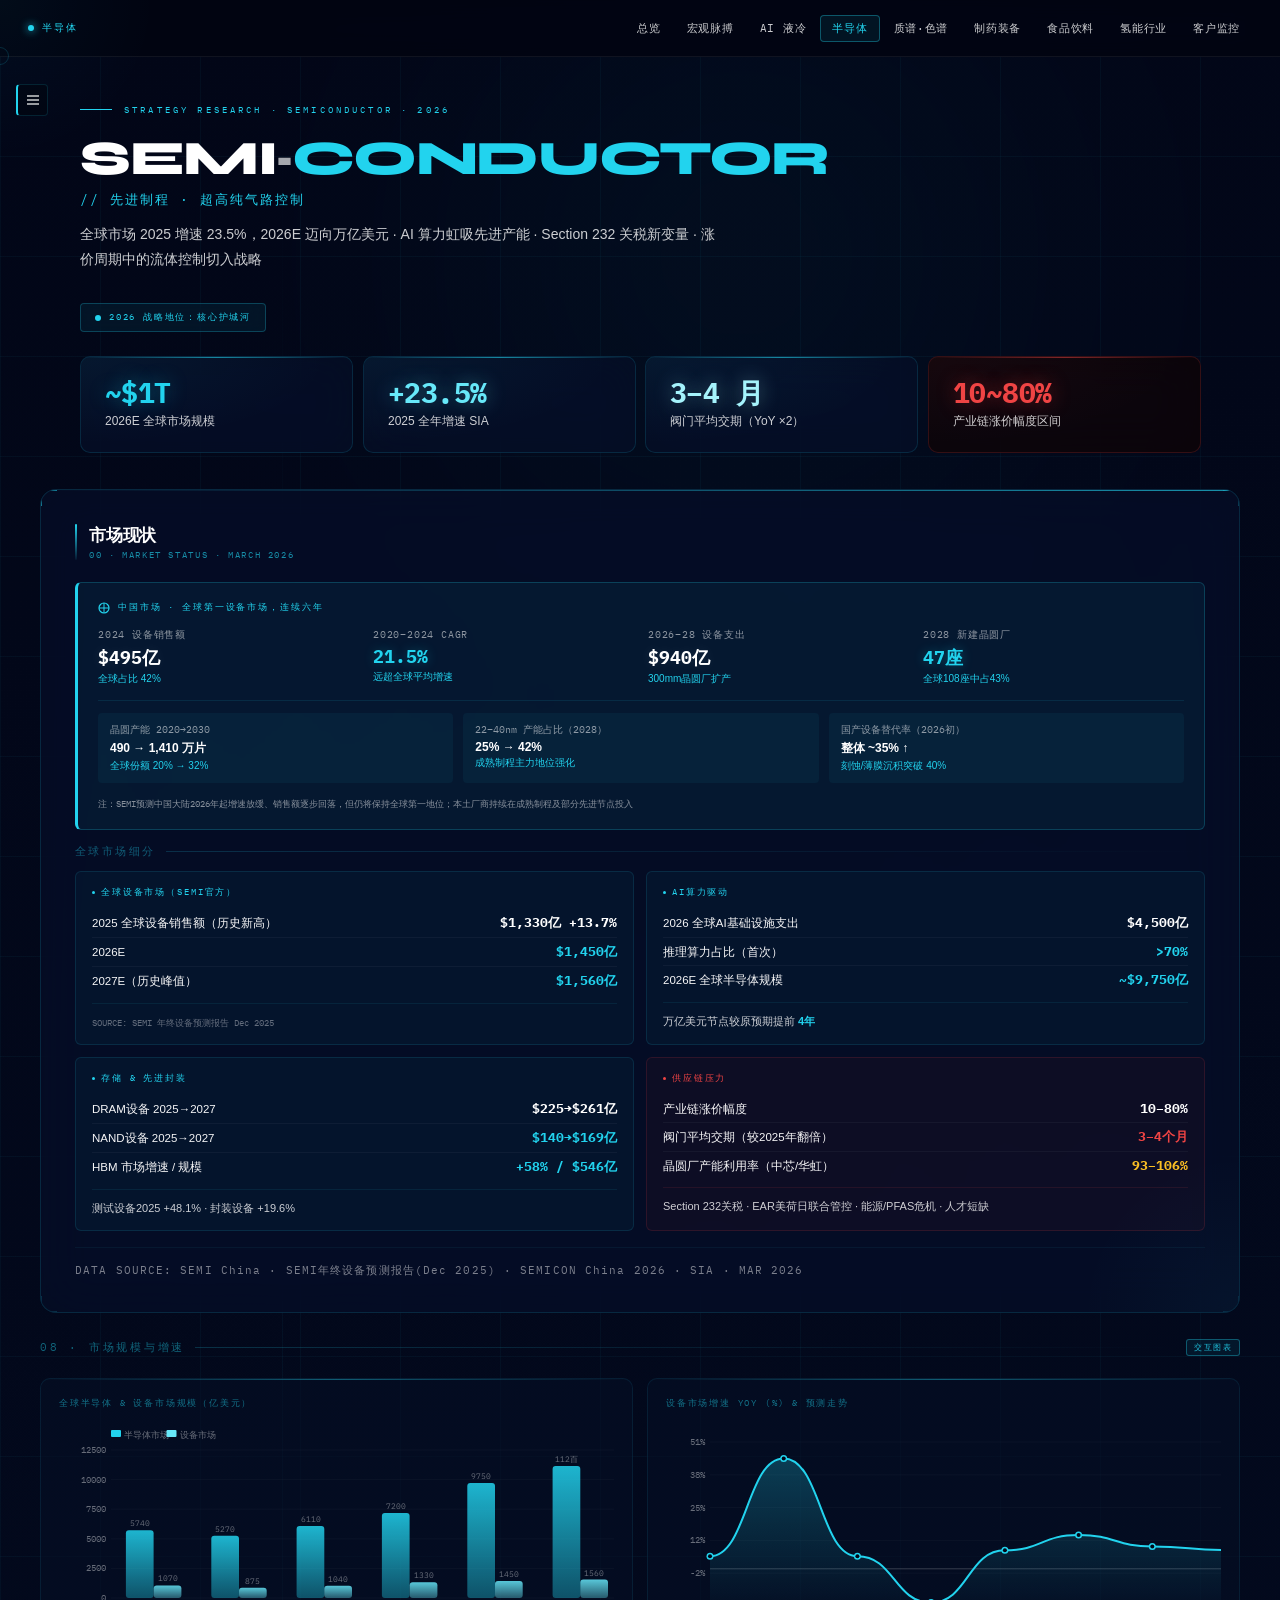
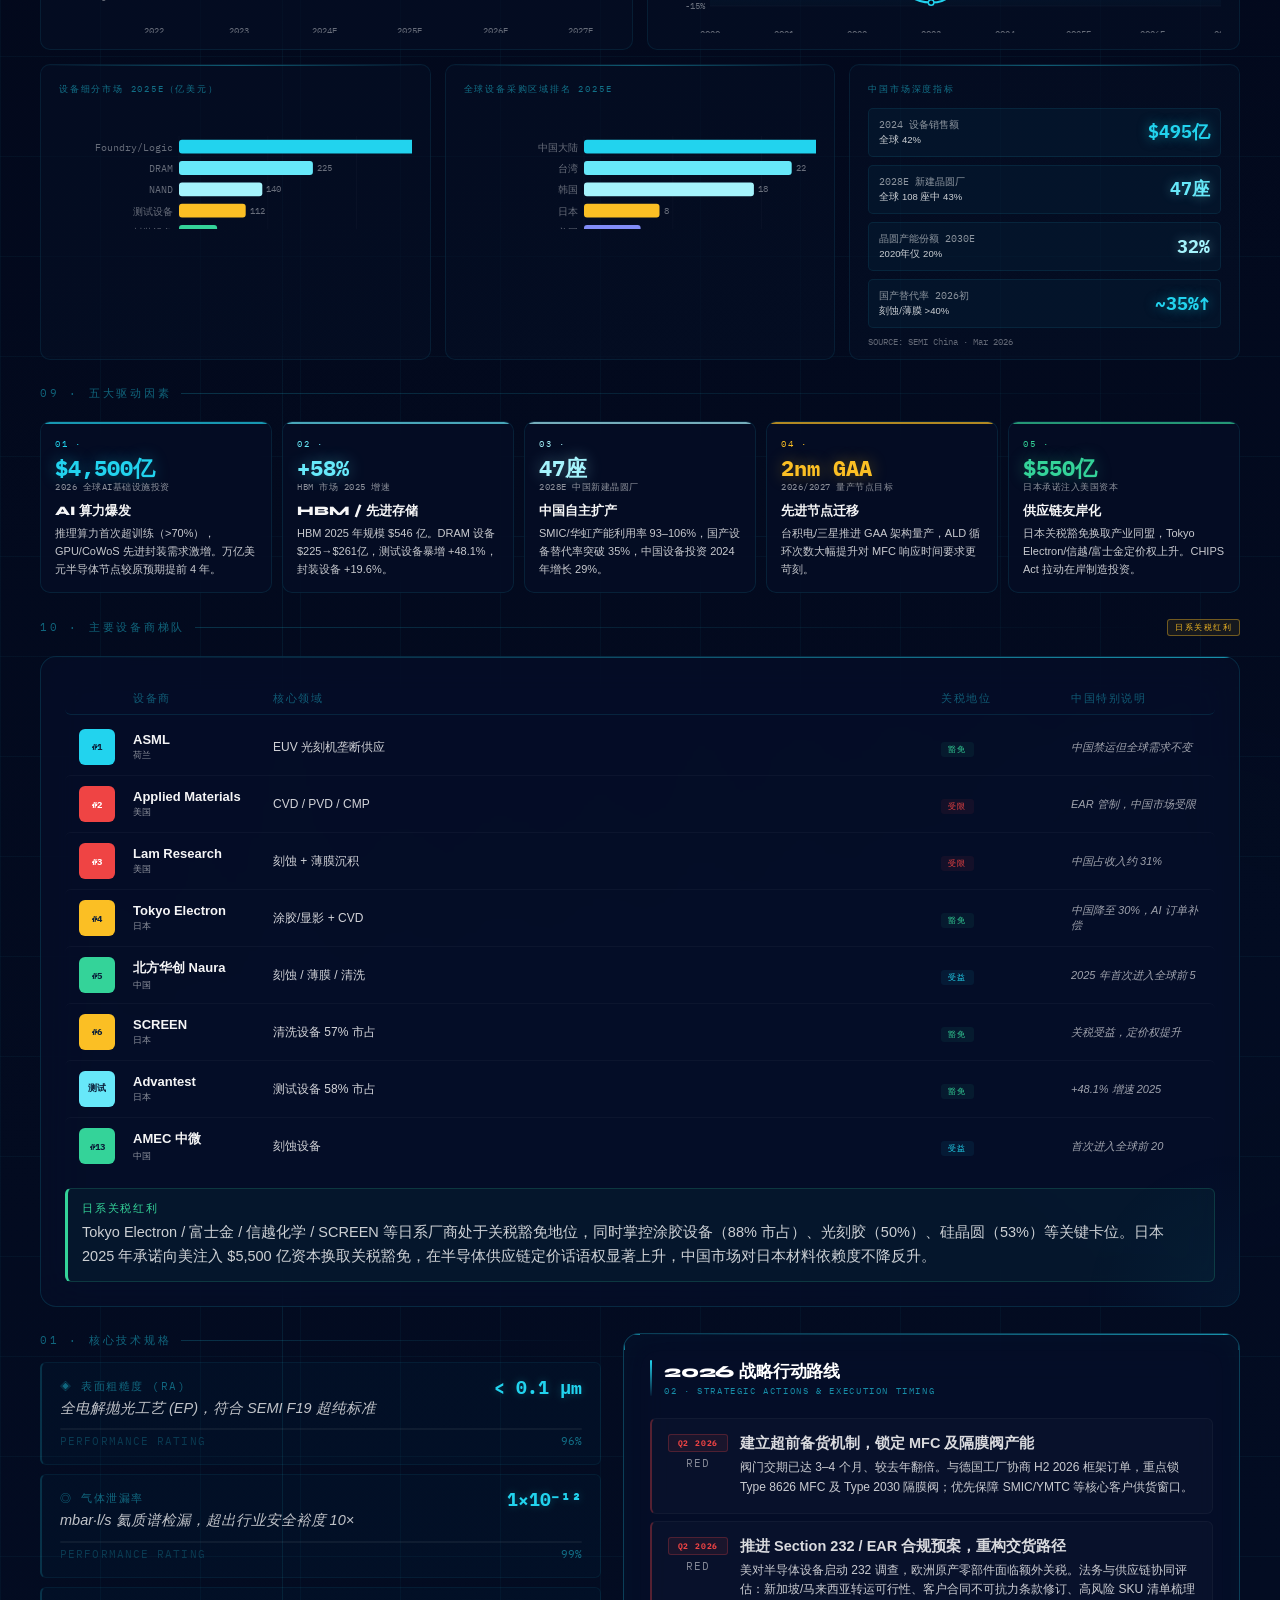
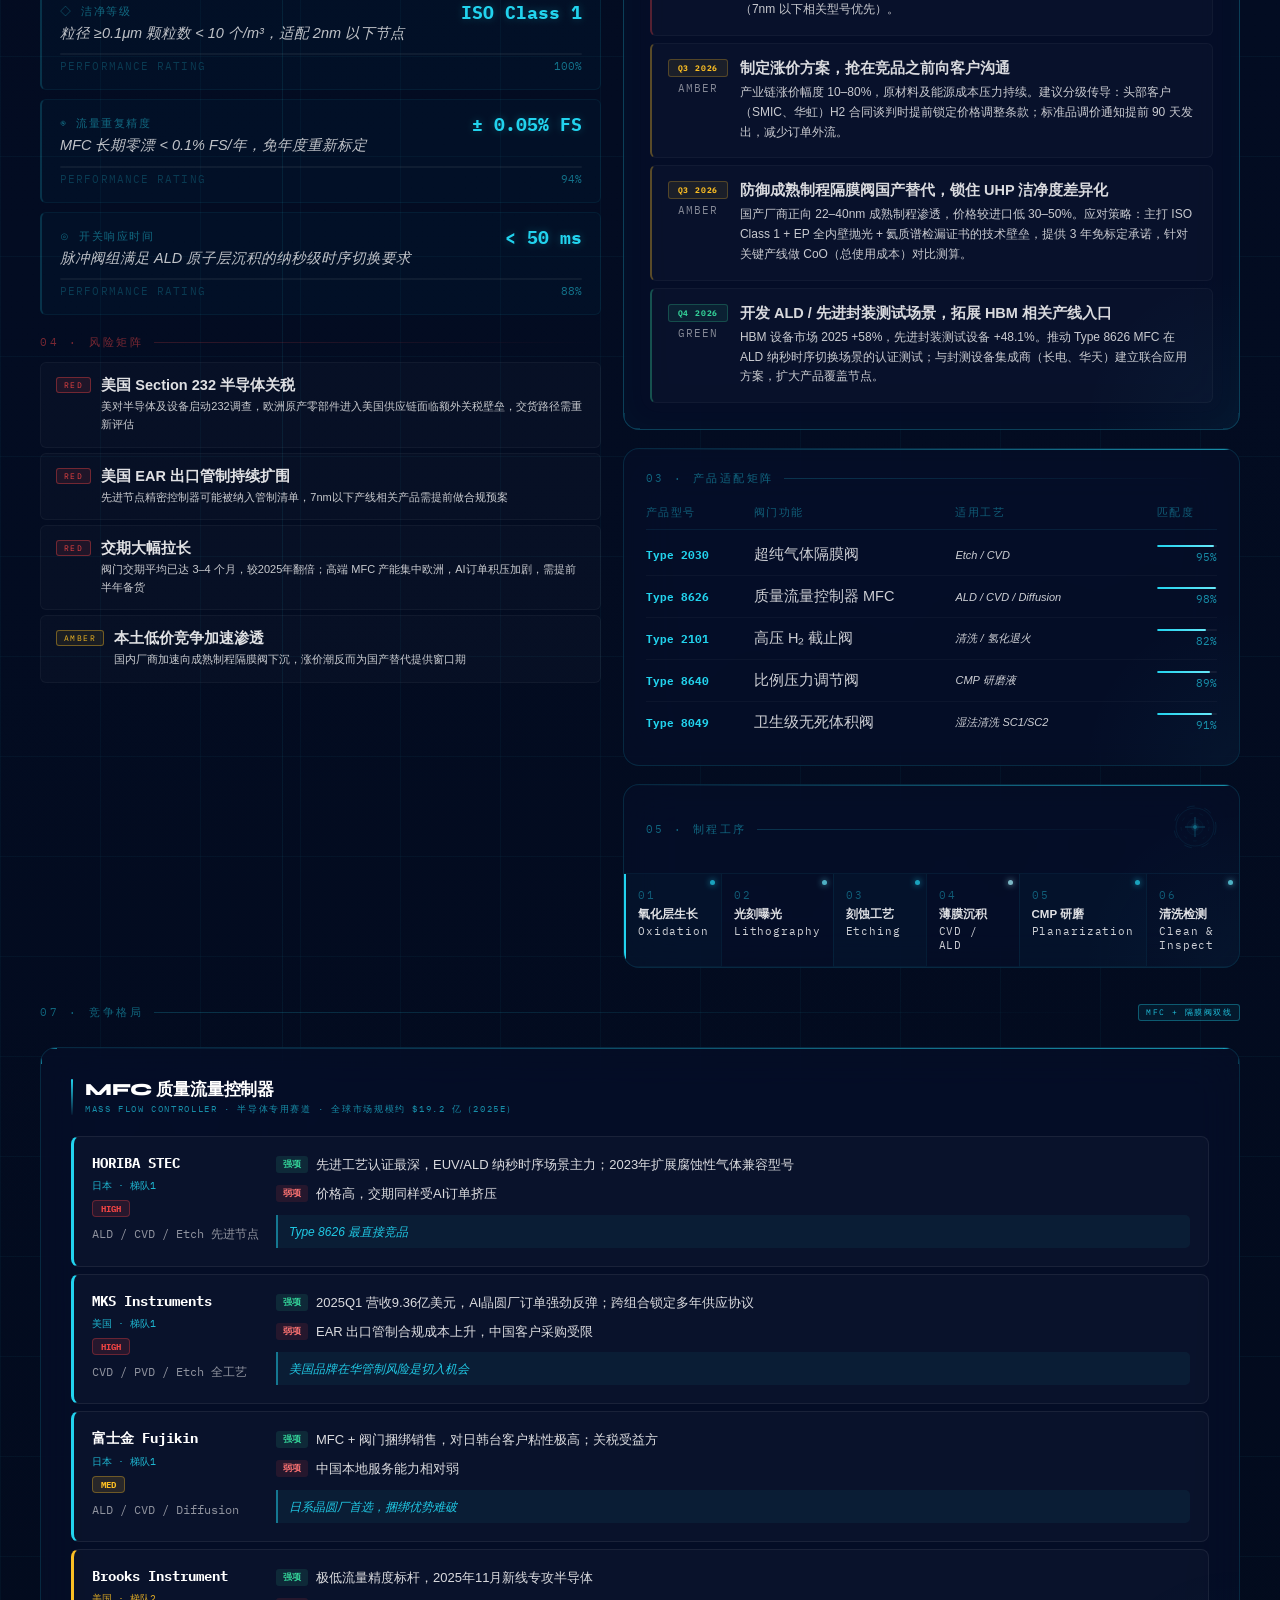
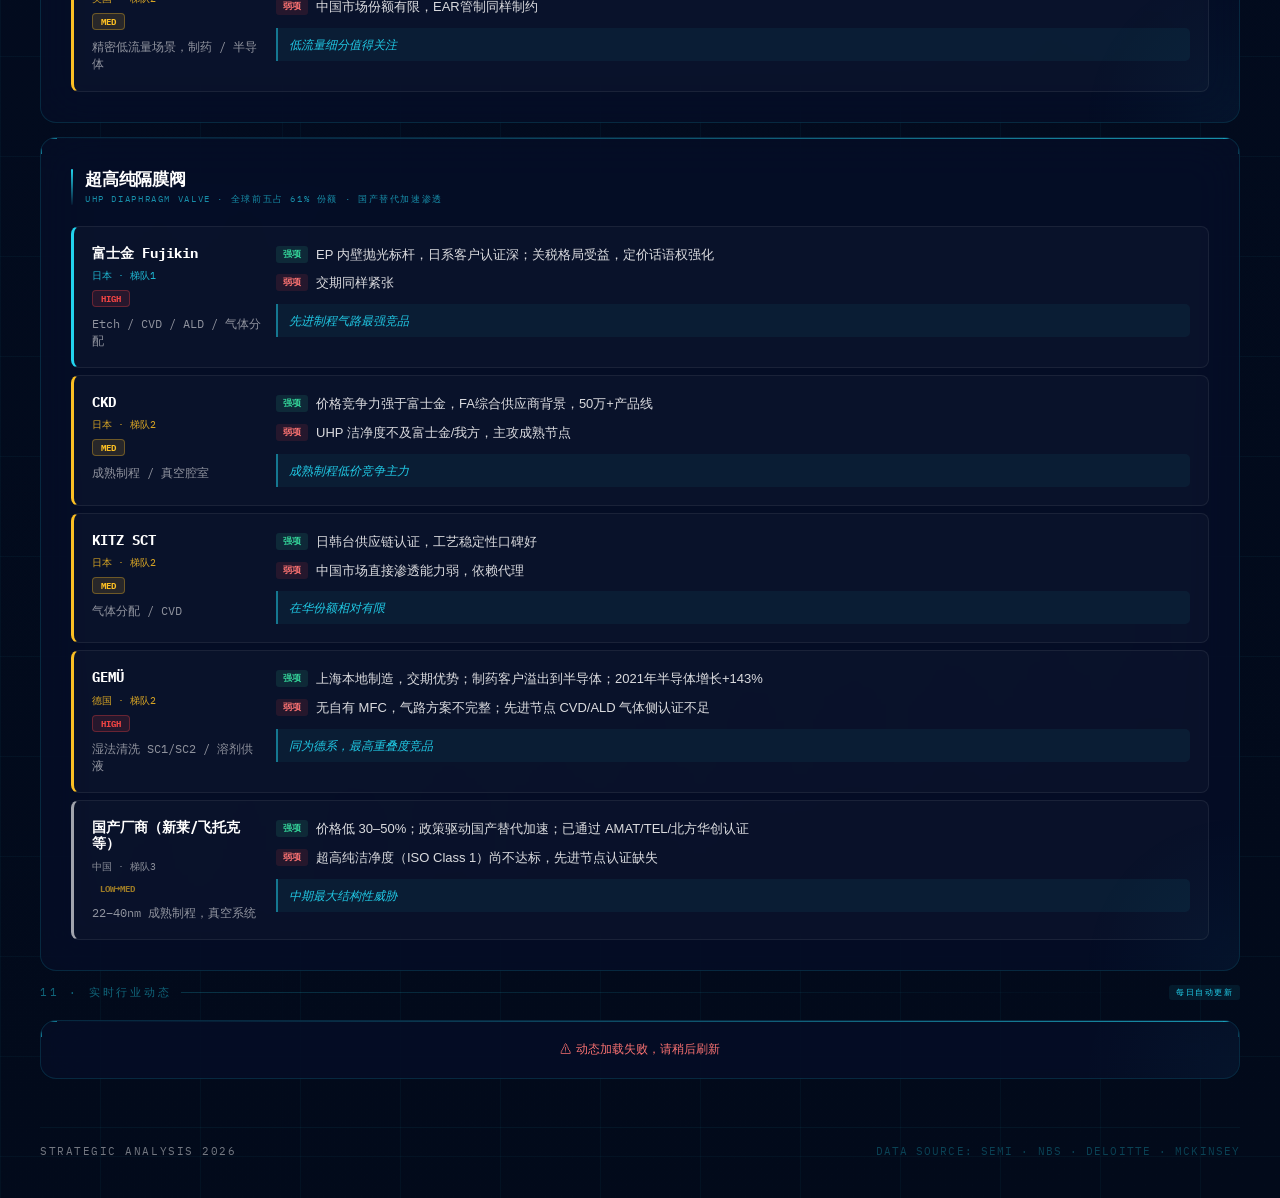
<file: semiconductor.html>
<!DOCTYPE html>
<html lang="zh-CN">
<head>
<meta charset="UTF-8"/>
<meta name="viewport" content="width=device-width, initial-scale=1.0"/>
<title>半导体 SBU · 战略分析 2026</title>
<link rel="preconnect" href="https://fonts.googleapis.com"/>
<link href="https://fonts.googleapis.com/css2?family=IBM+Plex+Mono:ital,wght@0,300;0,400;0,700;1,400&family=Syne:wght@700;800&family=Fira+Code:wght@400;500;700&display=swap" rel="stylesheet"/>
<style>
/* ═══════════════════════════════════════════
   RESET & BASE
═══════════════════════════════════════════ */
*, *::before, *::after { box-sizing: border-box; margin: 0; padding: 0; }
:root {
  --cyan:       #22d3ee;
  --cyan-60:    rgba(34,211,238,.6);
  --cyan-30:    rgba(34,211,238,.3);
  --cyan-12:    rgba(34,211,238,.12);
  --cyan-06:    rgba(34,211,238,.06);
  --cyan-04:    rgba(34,211,238,.04);
  --red:        #ef4444;
  --amber:      #fbbf24;
  --green:      #34d399;
  --bg:         #020617;
  --surface:    rgba(4,11,30,.82);
  --border:     rgba(34,211,238,.09);
  --text-hi:    rgba(255,255,255,.96);
  --text-mid:   rgba(255,255,255,.80);
  --text-lo:    rgba(255,255,255,.55);
  --text-xlo:   rgba(255,255,255,.38);
  --glass-bg:   rgba(6,15,38,.72);
  --glass-border: rgba(34,211,238,.14);
  --radius-sm:  6px;
  --radius-md:  10px;
  --radius-lg:  16px;
  --mono:       'IBM Plex Mono', monospace;
  --sans:       'Syne', sans-serif;
}

html { scroll-behavior: smooth; }
body {
  background: linear-gradient(168deg, #020617 0%, #030c22 55%, #020a1a 100%);
  min-height: 100vh;
  font-family: 'Helvetica Neue', Arial, sans-serif;
  color: var(--text-hi);
  padding-top: 56px;
  overflow-x: hidden;
}

::-webkit-scrollbar { width: 3px; }
::-webkit-scrollbar-track { background: transparent; }
::-webkit-scrollbar-thumb { background: var(--cyan-12); border-radius: 2px; }

/* ═══════════════════════════════════════════
   KEYFRAMES
═══════════════════════════════════════════ */
@keyframes fadeUp    { from { opacity:0; transform:translateY(18px) } to { opacity:1; transform:translateY(0) } }
@keyframes scanV     { 0% { transform:translateY(-100%) } 100% { transform:translateY(200vh) } }
@keyframes scanH     { 0% { transform:translateX(-100%) } 100% { transform:translateX(200vw) } }
@keyframes glowPulse { 0%,100%{opacity:.04;transform:scale(1)} 50%{opacity:.09;transform:scale(1.04)} }
@keyframes shimmer   { 0%{transform:translateX(-130%)} 100%{transform:translateX(230%)} }
@keyframes rotate    { to { transform: rotate(360deg) } }
@keyframes rotateCCW { from { transform:rotate(360deg) } to { transform:rotate(0deg) } }
@keyframes dotPulse  { 0%,100%{box-shadow:0 0 0 0 rgba(34,211,238,.55)} 50%{box-shadow:0 0 0 5px rgba(34,211,238,0)} }
@keyframes blink     { 0%,100%{opacity:1} 50%{opacity:.2} }
@keyframes barGrow   { from { transform:scaleX(0) } to { transform:scaleX(1) } }
@keyframes glassIn   { from{opacity:0;transform:translateY(12px) scale(.98)} to{opacity:1;transform:translateY(0) scale(1)} }
@keyframes progressStripe { 0%{background-position:0 0} 100%{background-position:60px 0} }

/* ═══════════════════════════════════════════
   NAVIGATION
═══════════════════════════════════════════ */
#site-nav {
  position: fixed; top: 0; left: 0; right: 0; z-index: 10000;
  background: rgba(2,5,18,.94);
  backdrop-filter: blur(24px) saturate(160%);
  -webkit-backdrop-filter: blur(24px) saturate(160%);
  border-bottom: 1px solid rgba(255,255,255,.06);
}
.nav-inner {
  max-width: 1400px; margin: 0 auto;
  padding: 0 28px;
  display: flex; align-items: center; height: 56px;
  gap: 16px;
}
.nav-brand {
  font-family: var(--mono); font-size: 10px; letter-spacing: .2em;
  color: var(--cyan); flex-shrink: 0;
  display: flex; align-items: center; gap: 8px;
}
.nav-brand::before { content: ''; width: 6px; height: 6px; border-radius: 50%; background: var(--cyan); box-shadow: 0 0 8px var(--cyan); animation: dotPulse 2.2s ease-in-out infinite; }
.nav-links {
  display: flex; gap: 2px; margin-left: auto; flex-wrap: wrap;
}
.nav-link {
  padding: 5px 11px;
  font-size: 10.5px; font-family: var(--mono); letter-spacing: .07em;
  color: var(--text-mid); text-decoration: none;
  border: 1px solid transparent;
  border-radius: 4px;
  transition: all .2s ease;
  white-space: nowrap;
}
.nav-link:hover { color: var(--text-hi); border-color: rgba(255,255,255,.1); background: rgba(255,255,255,.04); }
.nav-link.active { color: var(--cyan); border-color: rgba(34,211,238,.35); background: rgba(34,211,238,.08); }

/* Scroll progress */
#nav-progress {
  position: absolute; bottom: 0; left: 0; height: 1px;
  background: linear-gradient(90deg, var(--cyan), rgba(34,211,238,.3));
  width: 0; transition: width .1s linear;
}

/* ═══════════════════════════════════════════
   TOC SIDEBAR
═══════════════════════════════════════════ */
#toc-btn {
  position: fixed; top: 84px; left: 16px; z-index: 9500;
  width: 32px; height: 32px;
  background: rgba(2,5,18,.92); border: 1px solid var(--glass-border);
  border-left: 2px solid var(--cyan);
  border-radius: 4px;
  color: var(--text-mid); cursor: pointer; font-size: 14px;
  display: flex; align-items: center; justify-content: center;
  transition: all .2s;
}
#toc-btn:hover { color: #fff; background: rgba(34,211,238,.12); }
#toc-panel {
  position: fixed; top: 84px; left: 16px; z-index: 9499; width: 200px;
  background: rgba(2,5,18,.97); backdrop-filter: blur(20px);
  border: 1px solid var(--border); border-left: 2px solid var(--cyan);
  border-radius: 4px;
  transform: translateX(-220px); opacity: 0; pointer-events: none;
  transition: transform .28s cubic-bezier(.16,1,.3,1), opacity .28s;
}
#toc-panel.open { transform: translateX(0); opacity: 1; pointer-events: auto; }
#toc-head {
  display: flex; justify-content: space-between; align-items: center;
  padding: 10px 14px; border-bottom: 1px solid rgba(255,255,255,.06);
}
#toc-head span { font-family: var(--mono); font-size: 8px; letter-spacing: .25em; color: rgba(34,211,238,.7); }
#toc-head button { background: none; border: none; color: var(--text-lo); cursor: pointer; font-size: 16px; line-height: 1; }
.ti {
  display: flex; gap: 8px; align-items: center;
  padding: 7px 14px; text-decoration: none;
  border-left: 2px solid transparent; margin-left: -2px;
  transition: background .15s, border-color .15s;
}
.ti:hover { background: rgba(255,255,255,.04); }
.ti.on { border-left-color: var(--cyan); background: rgba(34,211,238,.1); }
.ti span:first-child { font-family: var(--mono); font-size: 8px; color: var(--text-xlo); width: 18px; flex-shrink: 0; }
.ti span:last-child { font-size: 11px; color: var(--text-mid); }
.ti.on span:first-child { color: var(--cyan); }
.ti.on span:last-child { color: #fff; }
@media(max-width:768px) { #toc-btn, #toc-panel { display: none !important; } }

/* ═══════════════════════════════════════════
   CURSOR FX
   FIX: dot 静止时降低透明度，不干扰阅读；hover 时再加亮
═══════════════════════════════════════════ */
#cursor-glow {
  position: fixed; pointer-events: none; z-index: 99999;
  width: 320px; height: 320px; border-radius: 50%;
  transform: translate(-50%, -50%);
  background: radial-gradient(circle, rgba(34,211,238,.04) 0%, rgba(0,200,255,.02) 30%, transparent 70%);
  mix-blend-mode: screen; transition: opacity .3s;
}
#cursor-dot {
  position: fixed; pointer-events: none; z-index: 100000;
  width: 18px; height: 18px; border-radius: 50%;
  border: 1px solid rgba(34,211,238,.35); transform: translate(-50%, -50%);
  box-shadow: none;
  transition: width .2s, height .2s, border-color .2s, box-shadow .2s, opacity .2s;
  opacity: .5;
}
body:has(a:hover) #cursor-dot,
body:has(button:hover) #cursor-dot {
  width: 30px; height: 30px; opacity: 1;
  border-color: rgba(34,211,238,.9);
  box-shadow: 0 0 10px rgba(34,211,238,.35);
}
@media (pointer: coarse) { #cursor-glow, #cursor-dot { display: none; } }

/* ═══════════════════════════════════════════
   GLASSMORPHISM CARD — the main upgrade
═══════════════════════════════════════════ */
.glass-card {
  position: relative;
  background: var(--glass-bg);
  border: 1px solid var(--glass-border);
  border-radius: var(--radius-lg);
  backdrop-filter: blur(24px) saturate(150%);
  -webkit-backdrop-filter: blur(24px) saturate(150%);
  overflow: hidden;
  transition: border-color .3s, box-shadow .3s, transform .3s;
}
.glass-card:hover {
  border-color: rgba(34,211,238,.28);
  box-shadow: 0 8px 48px rgba(34,211,238,.06), 0 2px 16px rgba(0,0,0,.4), inset 0 1px 0 rgba(34,211,238,.12);
  transform: translateY(-1px);
}
/* top shimmer line */
.glass-card::before {
  content: ''; position: absolute; top: 0; left: 0; right: 0; height: 1px;
  background: linear-gradient(90deg, transparent 0%, rgba(34,211,238,.7) 35%, rgba(34,211,238,.25) 65%, transparent 100%);
  background-size: 300% 100%;
  animation: shimmer 7s ease infinite;
}
/* inner glow bottom-right */
.glass-card::after {
  content: ''; position: absolute; bottom: 0; right: 0;
  width: 160px; height: 160px;
  background: radial-gradient(circle at 100% 100%, rgba(34,211,238,.04), transparent 70%);
  pointer-events: none;
}

/* Glass card — accent variants */
.glass-card.accent-cyan  { border-color: rgba(34,211,238,.25); box-shadow: inset 0 0 30px rgba(34,211,238,.03); }
.glass-card.accent-red   { border-color: rgba(239,68,68,.2);  box-shadow: inset 0 0 30px rgba(239,68,68,.025); }
.glass-card.accent-amber { border-color: rgba(251,191,36,.18); }

/* Corner marks */
.glass-card .corner-tl, .glass-card .corner-tr,
.glass-card .corner-bl, .glass-card .corner-br {
  position: absolute; width: 16px; height: 16px; pointer-events: none;
}
.glass-card .corner-tl { top: 0; left: 0; border-top: 1px solid rgba(34,211,238,.55); border-left: 1px solid rgba(34,211,238,.55); }
.glass-card .corner-tr { top: 0; right: 0; border-top: 1px solid rgba(34,211,238,.25); border-right: 1px solid rgba(34,211,238,.25); }
.glass-card .corner-bl { bottom: 0; left: 0; border-bottom: 1px solid rgba(34,211,238,.18); border-left: 1px solid rgba(34,211,238,.18); }
.glass-card .corner-br { bottom: 0; right: 0; border-bottom: 1px solid rgba(34,211,238,.14); border-right: 1px solid rgba(34,211,238,.14); }

/* ═══════════════════════════════════════════
   METRIC GLASS CARD (hero numbers)
═══════════════════════════════════════════ */
.metric-card {
  position: relative;
  background: rgba(6,15,38,.75);
  border: 1px solid rgba(34,211,238,.14);
  border-radius: var(--radius-md);
  backdrop-filter: blur(20px) saturate(160%);
  -webkit-backdrop-filter: blur(20px) saturate(160%);
  padding: clamp(14px,2.2vw,22px) clamp(16px,2.5vw,24px);
  overflow: hidden;
  transition: border-color .3s, box-shadow .3s, transform .25s;
  animation: glassIn .5s ease both;
}
.metric-card::before {
  content: ''; position: absolute; top: 0; left: 0; right: 0; height: 1px;
  background: linear-gradient(90deg, transparent, rgba(34,211,238,.6), transparent);
}
.metric-card::after {
  content: ''; position: absolute; inset: 0;
  background: radial-gradient(ellipse at 0% 0%, rgba(34,211,238,.06) 0%, transparent 65%);
  pointer-events: none;
}
.metric-card:hover {
  border-color: rgba(34,211,238,.32);
  box-shadow: 0 4px 32px rgba(34,211,238,.08), inset 0 0 24px rgba(34,211,238,.04);
  transform: translateY(-2px);
}
.metric-card.red-accent {
  border-color: rgba(239,68,68,.18);
  background: rgba(15,5,5,.75);
}
.metric-card.red-accent::before { background: linear-gradient(90deg, transparent, rgba(239,68,68,.5), transparent); }
.metric-card.red-accent::after { background: radial-gradient(ellipse at 0% 0%, rgba(239,68,68,.05) 0%, transparent 65%); }

.metric-num {
  font-family: var(--mono); font-size: clamp(1.2rem,2.8vw,1.75rem);
  font-weight: 700; line-height: 1; letter-spacing: -.02em;
  color: var(--cyan);
  text-shadow: 0 0 20px rgba(34,211,238,.45);
  margin-bottom: 6px; position: relative; z-index: 1;
}
.metric-label {
  font-size: clamp(10px,1.4vw,12px); color: var(--text-mid);
  line-height: 1.4; position: relative; z-index: 1;
}
.metric-sub {
  font-family: var(--mono); font-size: 9px; letter-spacing: .12em;
  color: rgba(34,211,238,.5); margin-top: 4px; position: relative; z-index: 1;
}

/* ═══════════════════════════════════════════
   DATA ROW CARDS (market status sub-cards)
═══════════════════════════════════════════ */
.data-card {
  background: rgba(34,211,238,.04);
  border: 1px solid rgba(34,211,238,.12);
  border-radius: var(--radius-sm);
  padding: 14px 16px;
  transition: background .2s, border-color .2s;
}
.data-card:hover { background: rgba(34,211,238,.07); border-color: rgba(34,211,238,.22); }
.data-card.red { background: rgba(239,68,68,.04); border-color: rgba(239,68,68,.14); }
.data-card.red:hover { background: rgba(239,68,68,.07); border-color: rgba(239,68,68,.25); }
.data-row {
  display: flex; justify-content: space-between; align-items: baseline;
  gap: 8px; padding: 5px 0;
}
.data-row + .data-row { border-top: 1px solid rgba(255,255,255,.04); }
.data-key { font-size: 11.5px; color: rgba(255,255,255,.75)/* fixed */
  color: var(--text-lo); flex: 1; min-width: 0; }
.data-val { font-family: var(--mono); font-size: 13px; font-weight: 700; color: #fff; white-space: nowrap; flex-shrink: 0; }
.data-val.accent { color: var(--cyan); }
.data-val.red { color: var(--red); }
.data-val.amber { color: var(--amber); }
.data-card-label {
  font-family: var(--mono); font-size: 8.5px; letter-spacing: .22em;
  text-transform: uppercase; color: var(--cyan); margin-bottom: 10px;
  display: flex; align-items: center; gap: 6px;
}
.data-card-label.red { color: var(--red); }
.data-card-label::before { content: ''; width: 3px; height: 3px; border-radius: 50%; background: currentColor; flex-shrink: 0; }

/* ═══════════════════════════════════════════
   SPEC WALL
═══════════════════════════════════════════ */
.spec-item {
  position: relative;
  padding: clamp(12px,1.8vw,16px) clamp(14px,2vw,18px);
  background: rgba(34,211,238,.022);
  border: 1px solid rgba(34,211,238,.07);
  border-left: 2px solid rgba(34,211,238,.18);
  border-radius: 6px;
  transition: all .25s ease; cursor: default; overflow: hidden;
  animation: fadeUp .6s ease both;
}
.spec-item:hover {
  background: rgba(34,211,238,.05);
  border-color: rgba(34,211,238,.18);
  border-left-color: var(--cyan);
  box-shadow: 0 2px 20px rgba(34,211,238,.05);
}
.spec-item::after {
  content: ''; position: absolute; right: 0; top: 0; bottom: 0; width: 1px;
  background: linear-gradient(180deg, transparent, rgba(34,211,238,.3), transparent);
  opacity: 0; transition: opacity .3s;
}
.spec-item:hover::after { opacity: 1; }

/* Progress track */
.sc-track {
  height: 2px; background: rgba(255,255,255,.05);
  position: relative; overflow: hidden; margin-top: 9px;
  border-radius: 2px;
}
.sc-fill {
  height: 100%; position: absolute; left: 0; top: 0;
  background: linear-gradient(90deg, var(--cyan) 0%, #67e8f9 60%, rgba(34,211,238,.4) 100%);
  transform-origin: left;
  transition: transform 1.2s cubic-bezier(.16,1,.3,1);
  border-radius: 2px;
}

/* ═══════════════════════════════════════════
   RISK BADGE
═══════════════════════════════════════════ */
.badge {
  display: inline-flex; align-items: center; gap: 4px;
  padding: 2px 7px; font-size: 8px; letter-spacing: .18em;
  font-family: var(--mono); text-transform: uppercase;
  border-radius: 3px;
}
.badge.red   { border: 1px solid rgba(239,68,68,.4);   color: rgba(239,68,68,.95);  background: rgba(239,68,68,.1); }
.badge.amber { border: 1px solid rgba(251,191,36,.4);  color: rgba(251,191,36,.95); background: rgba(251,191,36,.08); }
.badge.green { border: 1px solid rgba(52,211,153,.4);  color: rgba(52,211,153,.95); background: rgba(52,211,153,.08); }
.badge.cyan  { border: 1px solid rgba(34,211,238,.35); color: rgba(34,211,238,.9);  background: rgba(34,211,238,.07); }

/* ═══════════════════════════════════════════
   RISK ITEMS
═══════════════════════════════════════════ */
.risk-item {
  display: flex; gap: 10px; align-items: flex-start;
  padding: clamp(10px,1.6vw,13px) clamp(12px,1.8vw,15px);
  background: rgba(255,255,255,.018);
  border: 1px solid rgba(255,255,255,.04);
  border-radius: 6px;
  transition: all .22s ease; cursor: default;
  animation: fadeUp .6s ease both;
}
.risk-item:hover {
  background: rgba(239,68,68,.04);
  border-color: rgba(239,68,68,.15);
}
.risk-item.amber:hover {
  background: rgba(251,191,36,.04);
  border-color: rgba(251,191,36,.15);
}

/* ═══════════════════════════════════════════
   ACTION ITEMS
═══════════════════════════════════════════ */
.action-item {
  display: flex; gap: 12px; align-items: flex-start;
  padding: clamp(12px,1.8vw,15px) clamp(12px,1.8vw,16px);
  background: rgba(255,255,255,.018);
  border: 1px solid rgba(255,255,255,.04);
  border-left: 2px solid rgba(239,68,68,.3);
  border-radius: 6px;
  transition: all .22s ease; cursor: default;
  animation: fadeUp .6s ease both;
}
.action-item:hover {
  background: rgba(34,211,238,.04);
  border-color: rgba(34,211,238,.18);
  border-left-color: var(--cyan);
}

/* ═══════════════════════════════════════════
   PRODUCT TABLE
═══════════════════════════════════════════ */
.prod-row {
  display: grid; grid-template-columns: 100px 1fr 1fr 60px;
  gap: 8px; align-items: center;
  padding: clamp(8px,1.5vw,11px) 0;
  border-bottom: 1px solid rgba(255,255,255,.03);
  transition: background .2s; cursor: default;
}
.prod-row:last-child { border-bottom: none; }
.prod-row:hover { background: rgba(34,211,238,.025); border-radius: 4px; }

/* ═══════════════════════════════════════════
   PROCESS STEPS
═══════════════════════════════════════════ */
.proc-step {
  flex: 1 1 80px;
  padding: clamp(10px,1.8vw,14px) clamp(8px,1.5vw,12px);
  border-left: 1px solid rgba(34,211,238,.08);
  border-bottom: 1px solid rgba(34,211,238,.06);
  position: relative;
  transition: opacity .5s ease, transform .5s ease;
}
.proc-step:first-child { border-left: 2px solid var(--cyan); }
.proc-step:nth-child(odd) { background: rgba(34,211,238,.022); }

/* ═══════════════════════════════════════════
   SECTION DIVIDER
═══════════════════════════════════════════ */
.sec-label {
  display: flex; align-items: center; gap: 10px; margin-bottom: 14px;
}
.sec-label .line {
  flex: 1; height: 1px;
  background: linear-gradient(90deg, rgba(34,211,238,.2), transparent);
}
.sec-label.red .line { background: linear-gradient(90deg, rgba(239,68,68,.2), transparent); }

/* Section heading */
.card-header {
  display: flex; align-items: center; gap: 12px; margin-bottom: clamp(16px,2.8vw,22px);
}
.card-header-bar {
  width: 2px; flex-shrink: 0;
  height: clamp(28px,3.5vw,36px);
  background: linear-gradient(180deg, var(--cyan), rgba(34,211,238,.06));
  border-radius: 2px;
}
.card-h2 {
  font-family: var(--sans); font-size: clamp(14px,2.2vw,17px);
  font-weight: 800; color: #fff; letter-spacing: -.01em;
  margin-bottom: 2px;
}
.card-sub {
  font-family: var(--mono); font-size: clamp(8px,1.1vw,9px);
  letter-spacing: .18em; color: rgba(34,211,238,.65);
  text-transform: uppercase; margin: 0;
}

/* ═══════════════════════════════════════════
   LAYOUT
═══════════════════════════════════════════ */
.page-wrap {
  max-width: 1360px; margin: 0 auto;
  padding: 0 clamp(16px,4vw,40px);
}
.main-grid {
  display: grid; grid-template-columns: 1fr 1.1fr;
  gap: clamp(14px,2.2vw,22px); align-items: start;
}
@media(max-width:768px) { .main-grid { grid-template-columns: 1fr; } }

/* ═══════════════════════════════════════════
   MOBILE RESPONSIVE FIXES
   FIX: inline grid-template-columns 无法响应，统一用 class 控制
═══════════════════════════════════════════ */
.grid-2col {
  display: grid; grid-template-columns: 1fr 1fr; gap: 12px;
}
.grid-3col {
  display: grid; grid-template-columns: 1fr 1fr 1fr; gap: 12px;
}
@media(max-width:640px) {
  .grid-2col { grid-template-columns: 1fr; }
  .grid-3col { grid-template-columns: 1fr; }
  .china-stats { grid-template-columns: 1fr 1fr !important; }
  .prod-row { grid-template-columns: 90px 1fr 56px !important; }
  .prod-row .prod-process { display: none; }
  #metrics-strip .metric-card { min-width: calc(50% - 5px) !important; }
}

/* ═══════════════════════════════════════════
   HERO SECTION
═══════════════════════════════════════════ */
.hero {
  padding: clamp(28px,5vw,48px) clamp(20px,4vw,40px) clamp(20px,4vw,36px);
}
.hero-eye {
  font-family: var(--mono); font-size: 9px; letter-spacing: .35em; color: var(--cyan);
  margin-bottom: 20px; display: flex; align-items: center; gap: 12px;
}
.hero-eye::before { content: ''; width: 32px; height: 1px; background: var(--cyan); }
.hero-title {
  font-family: var(--sans);
  font-size: clamp(28px,3.8vw,48px);
  font-weight: 800; line-height: 1.0; letter-spacing: -.03em;
  margin-bottom: 16px; color: #fff;
}
.hero-title .accent { color: var(--cyan); }
.hero-title .dim { color: rgba(255,255,255,.65); }
.hero-sub {
  font-size: clamp(12px,1.7vw,14px); color: rgba(255,255,255,.80);
  max-width: 640px; line-height: 1.75; margin-bottom: 32px;
}

/* Status pill */
.status-pill {
  display: inline-flex; align-items: center; gap: 8px;
  padding: 7px 14px;
  background: rgba(34,211,238,.07);
  border: 1px solid rgba(34,211,238,.25);
  border-radius: 4px;
  backdrop-filter: blur(8px);
  font-family: var(--mono); font-size: 9px;
  letter-spacing: .2em; text-transform: uppercase;
  color: var(--cyan); margin-bottom: 20px;
}
.status-pill-dot {
  width: 6px; height: 6px; border-radius: 50%;
  background: var(--cyan); flex-shrink: 0;
  animation: dotPulse 2.2s ease-in-out infinite;
}

/* Metrics strip */
#metrics-strip {
  display: flex; gap: 10px; flex-wrap: wrap;
  margin-top: 4px;
}

/* ═══════════════════════════════════════════
   CHINA MARKET highlight card
═══════════════════════════════════════════ */
.china-block {
  background: rgba(34,211,238,.06);
  border: 1px solid rgba(34,211,238,.22);
  border-left: 3px solid var(--cyan);
  border-radius: var(--radius-sm);
  padding: 18px 20px; margin-bottom: 14px;
}
.china-block-label {
  font-family: var(--mono); font-size: 8.5px;
  letter-spacing: .22em; text-transform: uppercase;
  color: var(--cyan); margin-bottom: 14px;
  display: flex; align-items: center; gap: 8px;
}
.china-stats {
  display: grid; grid-template-columns: repeat(4,1fr);
  gap: 14px; margin-bottom: 14px;
}
@media(max-width:600px) { .china-stats { grid-template-columns: 1fr 1fr; } }
.china-stat-v {
  font-family: var(--mono); font-size: clamp(14px,2vw,18px);
  font-weight: 700; color: #fff;
  text-shadow: 0 0 12px rgba(255,255,255,.1);
}
.china-stat-v.accent { color: var(--cyan); text-shadow: 0 0 12px rgba(34,211,238,.3); }
.china-stat-k { font-size: 10px; font-family: var(--mono); letter-spacing: .08em; color: var(--text-lo); margin-bottom: 4px; }
.china-stat-s { color: var(--cyan); font-size: 10px; margin-top: 2px; }

/* ═══════════════════════════════════════════
   BG DECORATIVES
═══════════════════════════════════════════ */
.bg-grid {
  position: absolute; inset: 0; pointer-events: none;
  background-image:
    linear-gradient(rgba(34,211,238,.04) 1px, transparent 1px),
    linear-gradient(90deg, rgba(34,211,238,.04) 1px, transparent 1px);
  background-size: 100px 100px;
}
.bg-glow {
  position: absolute; border-radius: 50%;
  filter: blur(140px); pointer-events: none;
  animation: glowPulse 5s ease-in-out infinite;
}

/* ═══════════════════════════════════════════
   TYPE UTILS
   FIX: f-label 最小值提升至 10px（无障碍），f-body 正文提升至 14px max
═══════════════════════════════════════════ */
.f-mono  { font-family: var(--mono); }
.f-label { font-size: clamp(10px,1.2vw,11px); }
.f-body  { font-size: clamp(13px,1.6vw,14.5px); }

/* ═══════════════════════════════════════════
   CHART CONTAINER
═══════════════════════════════════════════ */
.chart-wrap {
  position: relative;
  background: rgba(6,15,38,.6);
  border: 1px solid rgba(34,211,238,.09);
  border-radius: var(--radius-md);
  padding: 18px 18px 12px;
  overflow: hidden;
}

.chart-wrap::before {
  content: ''; position: absolute; top: 0; left: 0; right: 0; height: 1px;
  background: linear-gradient(90deg, transparent, rgba(34,211,238,.4), transparent);
}
.chart-title {
  font-family: var(--mono); font-size: 9px; letter-spacing: .2em;
  text-transform: uppercase; color: rgba(34,211,238,.5); margin-bottom: 12px;
}

/* ═══════════════════════════════════════════
   DRIVER CARDS
═══════════════════════════════════════════ */
.driver-grid {
  display: grid;
  grid-template-columns: repeat(5, 1fr);
  gap: 10px;
}
@media(max-width:900px) { .driver-grid { grid-template-columns: repeat(3,1fr); } }
@media(max-width:600px) { .driver-grid { grid-template-columns: 1fr 1fr; } }

.driver-card {
  position: relative;
  background: rgba(6,15,38,.72);
  border: 1px solid rgba(34,211,238,.1);
  border-radius: var(--radius-md);
  padding: 16px 14px 14px;
  backdrop-filter: blur(12px);
  transition: border-color .25s, transform .25s, box-shadow .25s;
  cursor: default; overflow: hidden;
  animation: fadeUp .6s ease both;
}
.driver-card:hover {
  border-color: rgba(34,211,238,.3);
  transform: translateY(-3px);
  box-shadow: 0 8px 32px rgba(34,211,238,.07);
}
.driver-card::after {
  content: ''; position: absolute; top: 0; left: 0; right: 0; height: 2px;
  background: var(--driver-color, var(--cyan));
  opacity: .7;
}
.driver-num {
  font-family: var(--mono); font-size: 9px; letter-spacing: .2em;
  color: var(--driver-color, var(--cyan)); margin-bottom: 8px;
}
.driver-stat {
  font-family: var(--mono); font-size: clamp(16px,2.5vw,22px);
  font-weight: 700; color: var(--driver-color, var(--cyan));
  text-shadow: 0 0 16px color-mix(in srgb, var(--driver-color, var(--cyan)) 40%, transparent);
  line-height: 1; margin-bottom: 2px;
}
.driver-label {
  font-size: 8.5px; color: var(--text-lo); font-family: var(--mono);
  letter-spacing: .06em; margin-bottom: 10px;
}
.driver-title {
  font-family: var(--sans); font-size: 13px; font-weight: 800;
  color: var(--text-hi); margin-bottom: 6px; line-height: 1.2;
}
.driver-body {
  font-size: 11px; color: rgba(255,255,255,.78); line-height: 1.6;
}

/* ═══════════════════════════════════════════
   PLAYER TABLE
═══════════════════════════════════════════ */
.player-row {
  display: grid;
  grid-template-columns: 44px 130px 1fr 120px 130px;
  gap: 10px; align-items: center;
  padding: 10px 14px;
  border-radius: 6px;
  transition: background .2s;
  cursor: default;
  animation: fadeUp .5s ease both;
}
.player-row:hover { background: rgba(34,211,238,.03); }
.player-row + .player-row { border-top: 1px solid rgba(255,255,255,.035); }
.player-rank {
  width: 36px; height: 36px; border-radius: 6px;
  display: flex; align-items: center; justify-content: center;
  font-family: var(--mono); font-size: 10px; font-weight: 700;
  flex-shrink: 0;
}
.player-name { font-weight: 700; font-size: 13px; color: var(--text-hi); }
.player-origin { font-family: var(--mono); font-size: 9px; color: var(--text-lo); margin-top: 2px; }
.player-focus { font-size: 12px; color: rgba(255,255,255,.82); }
.player-note { font-size: 11px; color: rgba(255,255,255,.62); font-style: italic; }
@media(max-width:768px) {
  .player-row { grid-template-columns: 36px 1fr; gap: 8px; }
  .player-row > *:nth-child(n+3) { display: none; }
}

/* ═══════════════════════════════════════════
   COMPETITION ENHANCED — tabs
═══════════════════════════════════════════ */
.comp-tabs {
  display: flex; gap: 4px; margin-bottom: 16px; flex-wrap: wrap;
}
.comp-tab {
  padding: 6px 14px;
  font-family: var(--mono); font-size: 9.5px; letter-spacing: .1em;
  text-transform: uppercase; color: var(--text-mid);
  background: rgba(255,255,255,.04);
  border: 1px solid rgba(255,255,255,.07);
  border-radius: 4px; cursor: pointer;
  transition: all .2s;
}
.comp-tab:hover { color: var(--text-hi); background: rgba(255,255,255,.08); }
.comp-tab.active {
  color: var(--cyan); border-color: rgba(34,211,238,.35);
  background: rgba(34,211,238,.08);
}
.comp-panel { display: none; }
.comp-panel.active { display: flex; flex-direction: column; gap: 7px; }

/* ═══════════════════════════════════════════
   GEMU COMPARISON GRID
═══════════════════════════════════════════ */
@media(max-width:640px) {
  }

/* ═══════════════════════════════════════════
   FOOTER
   FIX: f-label 最小值提升至 10px（无障碍），f-body 正文提升至 14px max
═══════════════════════════════════════════ */
footer {
  margin-top: clamp(28px,5vw,48px);
  padding: 16px 0 clamp(24px,4vw,40px);
  border-top: 1px solid rgba(34,211,238,.06);
  display: flex; justify-content: space-between; flex-wrap: wrap; gap: 8px;
}

</style>
</head>
<body>

<!-- CURSOR FX -->
<div id="cursor-glow"></div>
<div id="cursor-dot"></div>

<!-- NAV -->
<nav id="site-nav">
  <div class="nav-inner">
    <div class="nav-brand">半导体</div>
    <div class="nav-links">
      <a href="index.html" class="nav-link">总览</a>
      <a href="macro.html" class="nav-link">宏观脉搏</a>
      <a href="liquid.html" class="nav-link">AI 液冷</a>
      <a href="semiconductor.html" class="nav-link active">半导体</a>
      <a href="mscc.html" class="nav-link">质谱·色谱</a>
      <a href="pharma.html" class="nav-link">制药装备</a>
      <a href="food.html" class="nav-link">食品饮料</a>
      <a href="hydrogen.html" class="nav-link">氢能行业</a>
      <a href="customers.html" class="nav-link">客户监控</a>
    </div>
    <div id="nav-progress"></div>
  </div>
</nav>

<!-- TOC -->
<button id="toc-btn" onclick="tocToggle()" title="目录">
  <svg width="14" height="14" viewBox="0 0 14 14" fill="none">
    <line x1="1" y1="3" x2="13" y2="3" stroke="currentColor" stroke-width="1.5"/>
    <line x1="1" y1="7" x2="13" y2="7" stroke="currentColor" stroke-width="1.5"/>
    <line x1="1" y1="11" x2="13" y2="11" stroke="currentColor" stroke-width="1.5"/>
  </svg>
</button>
<div id="toc-panel">
  <div id="toc-head"><span>目录</span><button onclick="tocToggle()">×</button></div>
  <a class="ti" href="#s01"><span>01</span><span>核心数据</span></a>
  <a class="ti" href="#s02"><span>02</span><span>市场现状</span></a>
  <a class="ti" href="#s08"><span>08</span><span>市场图表</span></a>
  <a class="ti" href="#s09"><span>09</span><span>驱动因素</span></a>
  <a class="ti" href="#s10"><span>10</span><span>主要参与者</span></a>
  <a class="ti" href="#s03"><span>03</span><span>技术规格</span></a>
  <a class="ti" href="#s04"><span>04</span><span>战略行动</span></a>
  <a class="ti" href="#s05"><span>05</span><span>产品矩阵</span></a>
  <a class="ti" href="#s06"><span>06</span><span>风险矩阵</span></a>
  <a class="ti" href="#s07"><span>07</span><span>竞争格局</span></a>
</div>

<!-- PAGE ROOT -->
<section id="root" style="position:relative;overflow:visible;z-index:1">

  <!-- BG Decoratives -->
  <div class="bg-grid"></div>
  <div class="bg-glow" style="top:-80px;left:36%;width:min(52vw,560px);height:min(52vw,560px);background:#22d3ee;opacity:.04"></div>
  <div class="bg-glow" style="top:40%;right:-5%;width:min(30vw,320px);height:min(30vw,320px);background:#0ea5e9;opacity:.03;animation-delay:2.5s"></div>

  <!-- Scanlines -->
  <div style="position:absolute;top:0;left:22%;width:1px;height:100%;background:linear-gradient(180deg,transparent,rgba(34,211,238,.1),transparent);pointer-events:none;animation:scanV 22s linear infinite"></div>
  <div style="position:absolute;left:0;top:35%;width:100%;height:1px;background:linear-gradient(90deg,transparent,rgba(34,211,238,.08),transparent);pointer-events:none;animation:scanH 28s linear infinite"></div>

  <div class="page-wrap" style="position:relative;z-index:1">

    <!-- ══ HERO ══════════════════════════════════════ -->
    <div class="hero" id="s01">
      <div class="hero-eye">STRATEGY RESEARCH · SEMICONDUCTOR · 2026</div>
      <h1 class="hero-title">
        SEMI<span class="dim">·</span><span class="accent">CONDUCTOR</span>
        <span class="f-mono" style="display:block;font-size:.28em;font-weight:400;color:var(--cyan);letter-spacing:.15em;margin-top:10px">// 先进制程 · 超高纯气路控制</span>
      </h1>
      <p class="hero-sub">全球市场 2025 增速 23.5%，2026E 迈向万亿美元 · AI 算力虹吸先进产能 · Section 232 关税新变量 · 涨价周期中的流体控制切入战略</p>
      <div class="status-pill">
        <span class="status-pill-dot"></span>
        2026 战略地位：核心护城河
      </div>
      <!-- Metric cards strip -->
      <div id="metrics-strip"></div>
    </div>

    <!-- ══ MARKET STATUS ══════════════════════════════ -->
    <div id="s02" class="glass-card" style="padding:clamp(22px,4vw,34px);margin-bottom:clamp(18px,3vw,26px)">
      <div class="corner-tl"></div><div class="corner-tr"></div>
      <div class="corner-bl"></div><div class="corner-br"></div>
      <div class="card-header">
        <div class="card-header-bar"></div>
        <div>
          <h2 class="card-h2">市场现状</h2>
          <p class="card-sub">00 · Market Status · March 2026</p>
        </div>
      </div>

      <!-- China block -->
      <div class="china-block">
        <div class="china-block-label">
          <svg width="12" height="12" viewBox="0 0 12 12"><circle cx="6" cy="6" r="5" fill="none" stroke="currentColor" stroke-width="1.2"/><line x1="6" y1="1" x2="6" y2="11" stroke="currentColor" stroke-width="1"/><line x1="1" y1="6" x2="11" y2="6" stroke="currentColor" stroke-width="1"/></svg>
          中国市场 · 全球第一设备市场，连续六年
        </div>
        <div class="china-stats">
          <div>
            <div class="china-stat-k">2024 设备销售额</div>
            <div class="china-stat-v">$495亿</div>
            <div class="china-stat-s">全球占比 42%</div>
          </div>
          <div>
            <div class="china-stat-k">2020–2024 CAGR</div>
            <div class="china-stat-v accent">21.5%</div>
            <div class="china-stat-s">远超全球平均增速</div>
          </div>
          <div>
            <div class="china-stat-k">2026–28 设备支出</div>
            <div class="china-stat-v">$940亿</div>
            <div class="china-stat-s">300mm晶圆厂扩产</div>
          </div>
          <div>
            <div class="china-stat-k">2028 新建晶圆厂</div>
            <div class="china-stat-v accent">47座</div>
            <div class="china-stat-s">全球108座中占43%</div>
          </div>
        </div>
        <div style="height:1px;background:rgba(34,211,238,.1);margin-bottom:12px"></div>
        <div style="display:grid;grid-template-columns:repeat(3,1fr);gap:10px">
          <div style="background:rgba(34,211,238,.05);padding:10px 12px;border-radius:4px">
            <div style="color:var(--text-lo);font-size:10px;font-family:var(--mono);margin-bottom:3px">晶圆产能 2020→2030</div>
            <div style="color:#fff;font-size:12px;font-weight:600">490 → 1,410 万片</div>
            <div style="color:var(--cyan);font-size:10px;margin-top:2px">全球份额 20% → 32%</div>
          </div>
          <div style="background:rgba(34,211,238,.05);padding:10px 12px;border-radius:4px">
            <div style="color:var(--text-lo);font-size:10px;font-family:var(--mono);margin-bottom:3px">22–40nm 产能占比（2028）</div>
            <div style="color:#fff;font-size:12px;font-weight:600">25% → 42%</div>
            <div style="color:var(--cyan);font-size:10px;margin-top:2px">成熟制程主力地位强化</div>
          </div>
          <div style="background:rgba(34,211,238,.05);padding:10px 12px;border-radius:4px">
            <div style="color:var(--text-lo);font-size:10px;font-family:var(--mono);margin-bottom:3px">国产设备替代率（2026初）</div>
            <div style="color:#fff;font-size:12px;font-weight:600">整体 ~35% ↑</div>
            <div style="color:var(--cyan);font-size:10px;margin-top:2px">刻蚀/薄膜沉积突破 40%</div>
          </div>
        </div>
        <div style="margin-top:10px">
          <span style="color:rgba(255,255,255,.52);font-size:9px;font-family:var(--mono)">注：SEMI预测中国大陆2026年起增速放缓、销售额逐步回落，但仍将保持全球第一地位；本土厂商持续在成熟制程及部分先进节点投入</span>
        </div>
      </div>

      <!-- 4-card grid -->
      <div style="display:flex;align-items:center;gap:10px;margin-bottom:12px">
        <span class="f-label f-mono" style="color:rgba(34,211,238,.4);letter-spacing:.22em;text-transform:uppercase;white-space:nowrap">全球市场细分</span>
        <div style="flex:1;height:1px;background:linear-gradient(90deg,rgba(34,211,238,.18),transparent)"></div>
      </div>
      <div class="grid-2col">
        <div class="data-card">
          <div class="data-card-label">全球设备市场（SEMI官方）</div>
          <div class="data-row"><span class="data-key">2025 全球设备销售额（历史新高）</span><span class="data-val">$1,330亿 +13.7%</span></div>
          <div class="data-row"><span class="data-key">2026E</span><span class="data-val accent">$1,450亿</span></div>
          <div class="data-row"><span class="data-key">2027E（历史峰值）</span><span class="data-val accent">$1,560亿</span></div>
          <div style="margin-top:8px;padding-top:8px;border-top:1px solid rgba(34,211,238,.08)">
            <span style="color:var(--text-xlo);font-size:9px;font-family:var(--mono)">SOURCE: SEMI 年终设备预测报告 Dec 2025</span>
          </div>
        </div>

        <div class="data-card">
          <div class="data-card-label">AI算力驱动</div>
          <div class="data-row"><span class="data-key">2026 全球AI基础设施支出</span><span class="data-val">$4,500亿</span></div>
          <div class="data-row"><span class="data-key">推理算力占比（首次）</span><span class="data-val accent">&gt;70%</span></div>
          <div class="data-row"><span class="data-key">2026E 全球半导体规模</span><span class="data-val accent">~$9,750亿</span></div>
          <div style="margin-top:8px;padding-top:8px;border-top:1px solid rgba(34,211,238,.08)">
            <span style="color:var(--text-mid);font-size:11px">万亿美元节点较原预期提前 <span style="color:var(--cyan);font-weight:600">4年</span></span>
          </div>
        </div>

        <div class="data-card">
          <div class="data-card-label">存储 &amp; 先进封装</div>
          <div class="data-row"><span class="data-key">DRAM设备 2025→2027</span><span class="data-val">$225→$261亿</span></div>
          <div class="data-row"><span class="data-key">NAND设备 2025→2027</span><span class="data-val accent">$140→$169亿</span></div>
          <div class="data-row"><span class="data-key">HBM 市场增速 / 规模</span><span class="data-val accent">+58% / $546亿</span></div>
          <div style="margin-top:8px;padding-top:8px;border-top:1px solid rgba(34,211,238,.08)">
            <span style="color:var(--text-mid);font-size:11px">测试设备2025 +48.1% · 封装设备 +19.6%</span>
          </div>
        </div>

        <div class="data-card red">
          <div class="data-card-label red">供应链压力</div>
          <div class="data-row"><span class="data-key">产业链涨价幅度</span><span class="data-val">10–80%</span></div>
          <div class="data-row"><span class="data-key">阀门平均交期（较2025年翻倍）</span><span class="data-val red">3–4个月</span></div>
          <div class="data-row"><span class="data-key">晶圆厂产能利用率（中芯/华虹）</span><span class="data-val amber">93–106%</span></div>
          <div style="margin-top:8px;padding-top:8px;border-top:1px solid rgba(239,68,68,.1)">
            <span style="color:var(--text-mid);font-size:11px;line-height:1.6">Section 232关税 · EAR美荷日联合管控 · 能源/PFAS危机 · 人才短缺</span>
          </div>
        </div>
      </div>

      <div style="margin-top:16px;padding-top:12px;border-top:1px solid rgba(34,211,238,.06)">
        <span class="f-label f-mono" style="color:rgba(255,255,255,.48);letter-spacing:.1em">DATA SOURCE: SEMI China · SEMI年终设备预测报告(Dec 2025) · SEMICON China 2026 · SIA · MAR 2026</span>
      </div>
    </div>

    <!-- ══ MARKET OVERVIEW — Charts ══════════════════ -->
    <div id="s08" style="margin-bottom:clamp(18px,3vw,26px)">
      <div class="sec-label" style="margin-bottom:clamp(16px,2.5vw,22px)">
        <span class="f-label f-mono" style="color:rgba(34,211,238,.45);letter-spacing:.25em;text-transform:uppercase;white-space:nowrap">08 · 市场规模与增速</span>
        <div class="line"></div>
        <span class="badge cyan" style="flex-shrink:0">交互图表</span>
      </div>
      <div style="display:grid;grid-template-columns:1fr 1fr;gap:14px;margin-bottom:14px" class="grid-2col">
        <div class="chart-wrap">
          <div class="chart-title">全球半导体 &amp; 设备市场规模（亿美元）</div>
          <div id="chart-market" style="width:100%"><svg xmlns="http://www.w3.org/2000/svg" style="width:100%;height:auto" width="580" height="220" style="overflow:visible">
<defs>
<linearGradient id="grad0" x1="0" y1="0" x2="0" y2="1">
<stop offset="0%" stop-color="#22d3ee" stop-opacity="0.85"/>
<stop offset="100%" stop-color="#22d3ee" stop-opacity="0.35"/>
</linearGradient>
<linearGradient id="grad1" x1="0" y1="0" x2="0" y2="1">
<stop offset="0%" stop-color="#67e8f9" stop-opacity="0.85"/>
<stop offset="100%" stop-color="#67e8f9" stop-opacity="0.35"/>
</linearGradient>
</defs>
<line x1="52" y1="176.0" x2="564" y2="176.0" stroke="rgba(255,255,255,0.06)" stroke-width="0.5"/>
<text x="47" y="179.0" text-anchor="end" fill="rgba(255,255,255,0.4)" font-size="9" font-family="IBM Plex Mono,monospace">0</text>
<line x1="52" y1="146.4" x2="564" y2="146.4" stroke="rgba(255,255,255,0.06)" stroke-width="0.5"/>
<text x="47" y="149.4" text-anchor="end" fill="rgba(255,255,255,0.4)" font-size="9" font-family="IBM Plex Mono,monospace">2500</text>
<line x1="52" y1="116.8" x2="564" y2="116.8" stroke="rgba(255,255,255,0.06)" stroke-width="0.5"/>
<text x="47" y="119.8" text-anchor="end" fill="rgba(255,255,255,0.4)" font-size="9" font-family="IBM Plex Mono,monospace">5000</text>
<line x1="52" y1="87.2" x2="564" y2="87.2" stroke="rgba(255,255,255,0.06)" stroke-width="0.5"/>
<text x="47" y="90.2" text-anchor="end" fill="rgba(255,255,255,0.4)" font-size="9" font-family="IBM Plex Mono,monospace">7500</text>
<line x1="52" y1="57.6" x2="564" y2="57.6" stroke="rgba(255,255,255,0.06)" stroke-width="0.5"/>
<text x="47" y="60.6" text-anchor="end" fill="rgba(255,255,255,0.4)" font-size="9" font-family="IBM Plex Mono,monospace">10000</text>
<line x1="52" y1="28.0" x2="564" y2="28.0" stroke="rgba(255,255,255,0.06)" stroke-width="0.5"/>
<text x="47" y="31.0" text-anchor="end" fill="rgba(255,255,255,0.4)" font-size="9" font-family="IBM Plex Mono,monospace">12500</text>
<rect x="66.9" y="108.3" width="27.7" height="67.7" fill="url(#grad0)" rx="3"/>
<text x="80.8" y="104.3" text-anchor="middle" fill="rgba(255,255,255,0.4)" font-size="8" font-family="IBM Plex Mono,monospace">5740</text>
<rect x="152.3" y="113.8" width="27.7" height="62.2" fill="url(#grad0)" rx="3"/>
<text x="166.1" y="109.8" text-anchor="middle" fill="rgba(255,255,255,0.4)" font-size="8" font-family="IBM Plex Mono,monospace">5270</text>
<rect x="237.6" y="103.9" width="27.7" height="72.1" fill="url(#grad0)" rx="3"/>
<text x="251.5" y="99.9" text-anchor="middle" fill="rgba(255,255,255,0.4)" font-size="8" font-family="IBM Plex Mono,monospace">6110</text>
<rect x="322.9" y="91.1" width="27.7" height="84.9" fill="url(#grad0)" rx="3"/>
<text x="336.8" y="87.1" text-anchor="middle" fill="rgba(255,255,255,0.4)" font-size="8" font-family="IBM Plex Mono,monospace">7200</text>
<rect x="408.3" y="61.0" width="27.7" height="115.0" fill="url(#grad0)" rx="3"/>
<text x="422.1" y="57.0" text-anchor="middle" fill="rgba(255,255,255,0.4)" font-size="8" font-family="IBM Plex Mono,monospace">9750</text>
<rect x="493.6" y="43.9" width="27.7" height="132.1" fill="url(#grad0)" rx="3"/>
<text x="507.5" y="39.9" text-anchor="middle" fill="rgba(255,255,255,0.4)" font-size="8" font-family="IBM Plex Mono,monospace">112百</text>
<rect x="94.7" y="163.4" width="27.7" height="12.6" fill="url(#grad1)" rx="3"/>
<text x="108.5" y="159.4" text-anchor="middle" fill="rgba(255,255,255,0.4)" font-size="8" font-family="IBM Plex Mono,monospace">1070</text>
<rect x="180.0" y="165.7" width="27.7" height="10.3" fill="url(#grad1)" rx="3"/>
<text x="193.9" y="161.7" text-anchor="middle" fill="rgba(255,255,255,0.4)" font-size="8" font-family="IBM Plex Mono,monospace">875</text>
<rect x="265.3" y="163.7" width="27.7" height="12.3" fill="url(#grad1)" rx="3"/>
<text x="279.2" y="159.7" text-anchor="middle" fill="rgba(255,255,255,0.4)" font-size="8" font-family="IBM Plex Mono,monospace">1040</text>
<rect x="350.7" y="160.3" width="27.7" height="15.7" fill="url(#grad1)" rx="3"/>
<text x="364.5" y="156.3" text-anchor="middle" fill="rgba(255,255,255,0.4)" font-size="8" font-family="IBM Plex Mono,monospace">1330</text>
<rect x="436.0" y="158.9" width="27.7" height="17.1" fill="url(#grad1)" rx="3"/>
<text x="449.9" y="154.9" text-anchor="middle" fill="rgba(255,255,255,0.4)" font-size="8" font-family="IBM Plex Mono,monospace">1450</text>
<rect x="521.3" y="157.6" width="27.7" height="18.4" fill="url(#grad1)" rx="3"/>
<text x="535.2" y="153.6" text-anchor="middle" fill="rgba(255,255,255,0.4)" font-size="8" font-family="IBM Plex Mono,monospace">1560</text>
<text x="94.7" y="212" text-anchor="middle" fill="rgba(255,255,255,0.4)" font-size="9" font-family="IBM Plex Mono,monospace">2022</text>
<text x="180.0" y="212" text-anchor="middle" fill="rgba(255,255,255,0.4)" font-size="9" font-family="IBM Plex Mono,monospace">2023</text>
<text x="265.3" y="212" text-anchor="middle" fill="rgba(255,255,255,0.4)" font-size="9" font-family="IBM Plex Mono,monospace">2024E</text>
<text x="350.7" y="212" text-anchor="middle" fill="rgba(255,255,255,0.4)" font-size="9" font-family="IBM Plex Mono,monospace">2025E</text>
<text x="436.0" y="212" text-anchor="middle" fill="rgba(255,255,255,0.4)" font-size="9" font-family="IBM Plex Mono,monospace">2026E</text>
<text x="521.3" y="212" text-anchor="middle" fill="rgba(255,255,255,0.4)" font-size="9" font-family="IBM Plex Mono,monospace">2027E</text>
<rect x="52" y="8" width="10" height="7" fill="#22d3ee" rx="1"/>
<text x="65" y="16" fill="rgba(255,255,255,0.4)" font-size="8.5" font-family="IBM Plex Mono,monospace">半导体市场</text>
<rect x="107.5" y="8" width="10" height="7" fill="#67e8f9" rx="1"/>
<text x="120.5" y="16" fill="rgba(255,255,255,0.4)" font-size="8.5" font-family="IBM Plex Mono,monospace">设备市场</text>
</svg></div>
        </div>
        <div class="chart-wrap">
          <div class="chart-title">设备市场增速 YoY (%) &amp; 预测走势</div>
          <div id="chart-growth" style="width:100%"><svg xmlns="http://www.w3.org/2000/svg" style="width:100%;height:auto" width="580" height="220">
<defs>
<linearGradient id="lgrad0" x1="0" y1="0" x2="0" y2="1">
<stop offset="0%" stop-color="#22d3ee" stop-opacity="0.25"/>
<stop offset="100%" stop-color="#22d3ee" stop-opacity="0.02"/>
</linearGradient>
</defs>
<line x1="44" y1="184.0" x2="560" y2="184.0" stroke="rgba(255,255,255,0.06)" stroke-width="0.5"/>
<text x="39" y="187.0" text-anchor="end" fill="rgba(255,255,255,0.4)" font-size="9" font-family="IBM Plex Mono,monospace">-15%</text>
<line x1="44" y1="151.2" x2="560" y2="151.2" stroke="rgba(255,255,255,0.06)" stroke-width="0.5"/>
<text x="39" y="154.2" text-anchor="end" fill="rgba(255,255,255,0.4)" font-size="9" font-family="IBM Plex Mono,monospace">-2%</text>
<line x1="44" y1="118.4" x2="560" y2="118.4" stroke="rgba(255,255,255,0.06)" stroke-width="0.5"/>
<text x="39" y="121.4" text-anchor="end" fill="rgba(255,255,255,0.4)" font-size="9" font-family="IBM Plex Mono,monospace">12%</text>
<line x1="44" y1="85.6" x2="560" y2="85.6" stroke="rgba(255,255,255,0.06)" stroke-width="0.5"/>
<text x="39" y="88.6" text-anchor="end" fill="rgba(255,255,255,0.4)" font-size="9" font-family="IBM Plex Mono,monospace">25%</text>
<line x1="44" y1="52.8" x2="560" y2="52.8" stroke="rgba(255,255,255,0.06)" stroke-width="0.5"/>
<text x="39" y="55.8" text-anchor="end" fill="rgba(255,255,255,0.4)" font-size="9" font-family="IBM Plex Mono,monospace">38%</text>
<line x1="44" y1="20.0" x2="560" y2="20.0" stroke="rgba(255,255,255,0.06)" stroke-width="0.5"/>
<text x="39" y="23.0" text-anchor="end" fill="rgba(255,255,255,0.4)" font-size="9" font-family="IBM Plex Mono,monospace">51%</text>
<line x1="44" y1="146.8" x2="560" y2="146.8" stroke="rgba(255,255,255,0.2)" stroke-width="1"/>
<path d="M44.0,184 L44.0,134.2 C80.9,134.2 80.9,36.5 117.7,36.5 C154.6,36.5 154.6,134.2 191.4,134.2 C228.3,134.2 228.3,180.6 265.1,180.6 C302.0,180.6 302.0,128.3 338.9,128.3 C375.7,128.3 375.7,113.0 412.6,113.0 C449.4,113.0 449.4,124.6 486.3,124.6 C523.1,124.6 523.1,128.1 560.0,128.1 L560.0,184Z" fill="url(#lgrad0)"/>
<path d="M44.0,134.2 C80.9,134.2 80.9,36.5 117.7,36.5 C154.6,36.5 154.6,134.2 191.4,134.2 C228.3,134.2 228.3,180.6 265.1,180.6 C302.0,180.6 302.0,128.3 338.9,128.3 C375.7,128.3 375.7,113.0 412.6,113.0 C449.4,113.0 449.4,124.6 486.3,124.6 C523.1,124.6 523.1,128.1 560.0,128.1" fill="none" stroke="#22d3ee" stroke-width="2"/>
<circle cx="44.0" cy="134.2" r="3.5" fill="#22d3ee"/>
<circle cx="44.0" cy="134.2" r="2" fill="#020617"/>
<circle cx="117.7" cy="36.5" r="3.5" fill="#22d3ee"/>
<circle cx="117.7" cy="36.5" r="2" fill="#020617"/>
<circle cx="191.4" cy="134.2" r="3.5" fill="#22d3ee"/>
<circle cx="191.4" cy="134.2" r="2" fill="#020617"/>
<circle cx="265.1" cy="180.6" r="3.5" fill="#22d3ee"/>
<circle cx="265.1" cy="180.6" r="2" fill="#020617"/>
<circle cx="338.9" cy="128.3" r="3.5" fill="#22d3ee"/>
<circle cx="338.9" cy="128.3" r="2" fill="#020617"/>
<circle cx="412.6" cy="113.0" r="3.5" fill="#22d3ee"/>
<circle cx="412.6" cy="113.0" r="2" fill="#020617"/>
<circle cx="486.3" cy="124.6" r="3.5" fill="#22d3ee"/>
<circle cx="486.3" cy="124.6" r="2" fill="#020617"/>
<circle cx="560.0" cy="128.1" r="3.5" fill="#22d3ee"/>
<circle cx="560.0" cy="128.1" r="2" fill="#020617"/>
<text x="44.0" y="215" text-anchor="middle" fill="rgba(255,255,255,0.4)" font-size="9" font-family="IBM Plex Mono,monospace">2020</text>
<text x="117.7" y="215" text-anchor="middle" fill="rgba(255,255,255,0.4)" font-size="9" font-family="IBM Plex Mono,monospace">2021</text>
<text x="191.4" y="215" text-anchor="middle" fill="rgba(255,255,255,0.4)" font-size="9" font-family="IBM Plex Mono,monospace">2022</text>
<text x="265.1" y="215" text-anchor="middle" fill="rgba(255,255,255,0.4)" font-size="9" font-family="IBM Plex Mono,monospace">2023</text>
<text x="338.9" y="215" text-anchor="middle" fill="rgba(255,255,255,0.4)" font-size="9" font-family="IBM Plex Mono,monospace">2024</text>
<text x="412.6" y="215" text-anchor="middle" fill="rgba(255,255,255,0.4)" font-size="9" font-family="IBM Plex Mono,monospace">2025E</text>
<text x="486.3" y="215" text-anchor="middle" fill="rgba(255,255,255,0.4)" font-size="9" font-family="IBM Plex Mono,monospace">2026E</text>
<text x="560.0" y="215" text-anchor="middle" fill="rgba(255,255,255,0.4)" font-size="9" font-family="IBM Plex Mono,monospace">2027E</text>
</svg></div>
        </div>
      </div>
      <div style="display:grid;grid-template-columns:1fr 1fr 1fr;gap:14px" class="grid-3col">
        <div class="chart-wrap">
          <div class="chart-title">设备细分市场 2025E（亿美元）</div>
          <div id="chart-equip" style="width:100%"><svg xmlns="http://www.w3.org/2000/svg" style="width:100%;height:auto" width="580" height="200" style="overflow:visible">
<defs>
</defs>
<line x1="120.0" y1="28" x2="120.0" y2="156" stroke="rgba(255,255,255,0.06)" stroke-width="0.5"/>
<text x="120.0" y="194" text-anchor="middle" fill="rgba(255,255,255,0.4)" font-size="9" font-family="IBM Plex Mono,monospace">0</text>
<line x1="208.8" y1="28" x2="208.8" y2="156" stroke="rgba(255,255,255,0.06)" stroke-width="0.5"/>
<text x="208.8" y="194" text-anchor="middle" fill="rgba(255,255,255,0.4)" font-size="9" font-family="IBM Plex Mono,monospace">149</text>
<line x1="297.6" y1="28" x2="297.6" y2="156" stroke="rgba(255,255,255,0.06)" stroke-width="0.5"/>
<text x="297.6" y="194" text-anchor="middle" fill="rgba(255,255,255,0.4)" font-size="9" font-family="IBM Plex Mono,monospace">298</text>
<line x1="386.4" y1="28" x2="386.4" y2="156" stroke="rgba(255,255,255,0.06)" stroke-width="0.5"/>
<text x="386.4" y="194" text-anchor="middle" fill="rgba(255,255,255,0.4)" font-size="9" font-family="IBM Plex Mono,monospace">447</text>
<line x1="475.2" y1="28" x2="475.2" y2="156" stroke="rgba(255,255,255,0.06)" stroke-width="0.5"/>
<text x="475.2" y="194" text-anchor="middle" fill="rgba(255,255,255,0.4)" font-size="9" font-family="IBM Plex Mono,monospace">596</text>
<line x1="564.0" y1="28" x2="564.0" y2="156" stroke="rgba(255,255,255,0.06)" stroke-width="0.5"/>
<text x="564.0" y="194" text-anchor="middle" fill="rgba(255,255,255,0.4)" font-size="9" font-family="IBM Plex Mono,monospace">745</text>
<rect x="120.0" y="31.7" width="396.4" height="13.9" fill="#22d3ee" rx="3"/>
<text x="520.4" y="41.7" fill="rgba(255,255,255,0.4)" font-size="8.5" font-family="IBM Plex Mono,monospace">666</text>
<rect x="120.0" y="53.1" width="133.9" height="13.9" fill="#67e8f9" rx="3"/>
<text x="257.9" y="63.0" fill="rgba(255,255,255,0.4)" font-size="8.5" font-family="IBM Plex Mono,monospace">225</text>
<rect x="120.0" y="74.4" width="83.3" height="13.9" fill="#a5f3fc" rx="3"/>
<text x="207.3" y="84.3" fill="rgba(255,255,255,0.4)" font-size="8.5" font-family="IBM Plex Mono,monospace">140</text>
<rect x="120.0" y="95.7" width="66.7" height="13.9" fill="#fbbf24" rx="3"/>
<text x="190.7" y="105.7" fill="rgba(255,255,255,0.4)" font-size="8.5" font-family="IBM Plex Mono,monospace">112</text>
<rect x="120.0" y="117.1" width="38.1" height="13.9" fill="#34d399" rx="3"/>
<text x="162.1" y="127.0" fill="rgba(255,255,255,0.4)" font-size="8.5" font-family="IBM Plex Mono,monospace">64</text>
<rect x="120.0" y="138.4" width="17.9" height="13.9" fill="#818cf8" rx="3"/>
<text x="141.9" y="148.3" fill="rgba(255,255,255,0.4)" font-size="8.5" font-family="IBM Plex Mono,monospace">30</text>
<text x="114" y="42.7" text-anchor="end" fill="rgba(255,255,255,0.4)" font-size="9.5" font-family="IBM Plex Mono,monospace">Foundry/Logic</text>
<text x="114" y="64.0" text-anchor="end" fill="rgba(255,255,255,0.4)" font-size="9.5" font-family="IBM Plex Mono,monospace">DRAM</text>
<text x="114" y="85.3" text-anchor="end" fill="rgba(255,255,255,0.4)" font-size="9.5" font-family="IBM Plex Mono,monospace">NAND</text>
<text x="114" y="106.7" text-anchor="end" fill="rgba(255,255,255,0.4)" font-size="9.5" font-family="IBM Plex Mono,monospace">测试设备</text>
<text x="114" y="128.0" text-anchor="end" fill="rgba(255,255,255,0.4)" font-size="9.5" font-family="IBM Plex Mono,monospace">封装设备</text>
<text x="114" y="149.3" text-anchor="end" fill="rgba(255,255,255,0.4)" font-size="9.5" font-family="IBM Plex Mono,monospace">阀门/气路</text>
</svg></div>
        </div>
        <div class="chart-wrap">
          <div class="chart-title">全球设备采购区域排名 2025E</div>
          <div id="chart-region" style="width:100%"><svg xmlns="http://www.w3.org/2000/svg" style="width:100%;height:auto" width="580" height="200" style="overflow:visible">
<defs>
</defs>
<line x1="120.0" y1="28" x2="120.0" y2="156" stroke="rgba(255,255,255,0.06)" stroke-width="0.5"/>
<text x="120.0" y="194" text-anchor="middle" fill="rgba(255,255,255,0.4)" font-size="9" font-family="IBM Plex Mono,monospace">0</text>
<line x1="208.8" y1="28" x2="208.8" y2="156" stroke="rgba(255,255,255,0.06)" stroke-width="0.5"/>
<text x="208.8" y="194" text-anchor="middle" fill="rgba(255,255,255,0.4)" font-size="9" font-family="IBM Plex Mono,monospace">9</text>
<line x1="297.6" y1="28" x2="297.6" y2="156" stroke="rgba(255,255,255,0.06)" stroke-width="0.5"/>
<text x="297.6" y="194" text-anchor="middle" fill="rgba(255,255,255,0.4)" font-size="9" font-family="IBM Plex Mono,monospace">18</text>
<line x1="386.4" y1="28" x2="386.4" y2="156" stroke="rgba(255,255,255,0.06)" stroke-width="0.5"/>
<text x="386.4" y="194" text-anchor="middle" fill="rgba(255,255,255,0.4)" font-size="9" font-family="IBM Plex Mono,monospace">28</text>
<line x1="475.2" y1="28" x2="475.2" y2="156" stroke="rgba(255,255,255,0.06)" stroke-width="0.5"/>
<text x="475.2" y="194" text-anchor="middle" fill="rgba(255,255,255,0.4)" font-size="9" font-family="IBM Plex Mono,monospace">37</text>
<line x1="564.0" y1="28" x2="564.0" y2="156" stroke="rgba(255,255,255,0.06)" stroke-width="0.5"/>
<text x="564.0" y="194" text-anchor="middle" fill="rgba(255,255,255,0.4)" font-size="9" font-family="IBM Plex Mono,monospace">47</text>
<rect x="120.0" y="31.7" width="396.4" height="13.9" fill="#22d3ee" rx="3"/>
<text x="520.4" y="41.7" fill="rgba(255,255,255,0.4)" font-size="8.5" font-family="IBM Plex Mono,monospace">42</text>
<rect x="120.0" y="53.1" width="207.7" height="13.9" fill="#67e8f9" rx="3"/>
<text x="331.7" y="63.0" fill="rgba(255,255,255,0.4)" font-size="8.5" font-family="IBM Plex Mono,monospace">22</text>
<rect x="120.0" y="74.4" width="169.9" height="13.9" fill="#a5f3fc" rx="3"/>
<text x="293.9" y="84.3" fill="rgba(255,255,255,0.4)" font-size="8.5" font-family="IBM Plex Mono,monospace">18</text>
<rect x="120.0" y="95.7" width="75.5" height="13.9" fill="#fbbf24" rx="3"/>
<text x="199.5" y="105.7" fill="rgba(255,255,255,0.4)" font-size="8.5" font-family="IBM Plex Mono,monospace">8</text>
<rect x="120.0" y="117.1" width="56.6" height="13.9" fill="#818cf8" rx="3"/>
<text x="180.6" y="127.0" fill="rgba(255,255,255,0.4)" font-size="8.5" font-family="IBM Plex Mono,monospace">6</text>
<rect x="120.0" y="138.4" width="37.8" height="13.9" fill="#34d399" rx="3"/>
<text x="161.8" y="148.3" fill="rgba(255,255,255,0.4)" font-size="8.5" font-family="IBM Plex Mono,monospace">4</text>
<text x="114" y="42.7" text-anchor="end" fill="rgba(255,255,255,0.4)" font-size="9.5" font-family="IBM Plex Mono,monospace">中国大陆</text>
<text x="114" y="64.0" text-anchor="end" fill="rgba(255,255,255,0.4)" font-size="9.5" font-family="IBM Plex Mono,monospace">台湾</text>
<text x="114" y="85.3" text-anchor="end" fill="rgba(255,255,255,0.4)" font-size="9.5" font-family="IBM Plex Mono,monospace">韩国</text>
<text x="114" y="106.7" text-anchor="end" fill="rgba(255,255,255,0.4)" font-size="9.5" font-family="IBM Plex Mono,monospace">日本</text>
<text x="114" y="128.0" text-anchor="end" fill="rgba(255,255,255,0.4)" font-size="9.5" font-family="IBM Plex Mono,monospace">美国</text>
<text x="114" y="149.3" text-anchor="end" fill="rgba(255,255,255,0.4)" font-size="9.5" font-family="IBM Plex Mono,monospace">欧洲</text>
</svg></div>
        </div>
        <div class="chart-wrap" style="display:flex;flex-direction:column;gap:0">
          <div class="chart-title">中国市场深度指标</div>
          <div style="display:flex;flex-direction:column;gap:8px;flex:1;justify-content:space-between">
            <div style="display:flex;align-items:center;gap:10px;padding:9px 10px;background:rgba(34,211,238,.04);border-radius:5px;border:1px solid rgba(34,211,238,.09)">
              <div style="flex:1"><div style="font-size:10px;color:var(--text-lo);font-family:var(--mono);margin-bottom:2px">2024 设备销售额</div><div style="font-size:9.5px;color:var(--text-mid)">全球 42%</div></div>
              <div style="font-family:var(--mono);font-size:clamp(14px,2vw,18px);font-weight:700;color:#22d3ee;text-shadow:0 0 12px rgba(34,211,238,.5)">$495亿</div>
            </div>
            <div style="display:flex;align-items:center;gap:10px;padding:9px 10px;background:rgba(34,211,238,.04);border-radius:5px;border:1px solid rgba(34,211,238,.09)">
              <div style="flex:1"><div style="font-size:10px;color:var(--text-lo);font-family:var(--mono);margin-bottom:2px">2028E 新建晶圆厂</div><div style="font-size:9.5px;color:var(--text-mid)">全球 108 座中 43%</div></div>
              <div style="font-family:var(--mono);font-size:clamp(14px,2vw,18px);font-weight:700;color:#67e8f9;text-shadow:0 0 12px rgba(103,232,249,.4)">47座</div>
            </div>
            <div style="display:flex;align-items:center;gap:10px;padding:9px 10px;background:rgba(34,211,238,.04);border-radius:5px;border:1px solid rgba(34,211,238,.09)">
              <div style="flex:1"><div style="font-size:10px;color:var(--text-lo);font-family:var(--mono);margin-bottom:2px">晶圆产能份额 2030E</div><div style="font-size:9.5px;color:var(--text-mid)">2020年仅 20%</div></div>
              <div style="font-family:var(--mono);font-size:clamp(14px,2vw,18px);font-weight:700;color:#a5f3fc;text-shadow:0 0 12px rgba(165,243,252,.4)">32%</div>
            </div>
            <div style="display:flex;align-items:center;gap:10px;padding:9px 10px;background:rgba(34,211,238,.04);border-radius:5px;border:1px solid rgba(34,211,238,.09)">
              <div style="flex:1"><div style="font-size:10px;color:var(--text-lo);font-family:var(--mono);margin-bottom:2px">国产替代率 2026初</div><div style="font-size:9.5px;color:var(--text-mid)">刻蚀/薄膜 >40%</div></div>
              <div style="font-family:var(--mono);font-size:clamp(14px,2vw,18px);font-weight:700;color:#22d3ee;text-shadow:0 0 12px rgba(34,211,238,.5)">~35%↑</div>
            </div>
            <div style="font-size:9px;color:var(--text-xlo);font-family:var(--mono)">SOURCE: SEMI China · Mar 2026</div>
          </div>
        </div>
      </div>
    </div>

    <!-- ══ DRIVERS ══════════════════════════════════ -->
    <div id="s09" style="margin-bottom:clamp(18px,3vw,26px)">
      <div class="sec-label" style="margin-bottom:clamp(14px,2.2vw,20px)">
        <span class="f-label f-mono" style="color:rgba(34,211,238,.45);letter-spacing:.25em;text-transform:uppercase;white-space:nowrap">09 · 五大驱动因素</span>
        <div class="line"></div>
      </div>
      <div class="driver-grid" id="driver-grid"></div>
    </div>

    <!-- ══ KEY PLAYERS ════════════════════════════════ -->
    <div id="s10" style="margin-bottom:clamp(18px,3vw,26px)">
      <div class="sec-label" style="margin-bottom:clamp(14px,2.2vw,20px)">
        <span class="f-label f-mono" style="color:rgba(34,211,238,.45);letter-spacing:.25em;text-transform:uppercase;white-space:nowrap">10 · 主要设备商梯队</span>
        <div class="line"></div>
        <span class="badge amber" style="flex-shrink:0;white-space:nowrap">日系关税红利</span>
      </div>
      <div class="glass-card" style="padding:clamp(16px,3vw,24px);margin-bottom:14px">
        <div class="player-row" style="padding-bottom:8px;border-bottom:1px solid rgba(34,211,238,.12);margin-bottom:4px;cursor:default">
          <div></div>
          <div class="f-label f-mono" style="color:rgba(34,211,238,.4);letter-spacing:.14em;text-transform:uppercase">设备商</div>
          <div class="f-label f-mono" style="color:rgba(34,211,238,.4);letter-spacing:.14em;text-transform:uppercase">核心领域</div>
          <div class="f-label f-mono" style="color:rgba(34,211,238,.4);letter-spacing:.14em;text-transform:uppercase">关税地位</div>
          <div class="f-label f-mono" style="color:rgba(34,211,238,.4);letter-spacing:.14em;text-transform:uppercase">中国特别说明</div>
        </div>
        <div id="player-list"></div>
        <div style="margin-top:14px;padding:12px 14px;background:rgba(52,211,153,.05);border:1px solid rgba(52,211,153,.18);border-left:3px solid #34d399;border-radius:6px">
          <div class="f-label f-mono" style="color:#34d399;letter-spacing:.16em;margin-bottom:5px">日系关税红利</div>
          <p class="f-body" style="color:var(--text-mid);margin:0;line-height:1.65">Tokyo Electron / 富士金 / 信越化学 / SCREEN 等日系厂商处于关税豁免地位，同时掌控涂胶设备（88% 市占）、光刻胶（50%）、硅晶圆（53%）等关键卡位。日本 2025 年承诺向美注入 $5,500 亿资本换取关税豁免，在半导体供应链定价话语权显著上升，中国市场对日本材料依赖度不降反升。</p>
        </div>
      </div>
    </div>

    <!-- ══ MAIN GRID ══════════════════════════════════ -->
    <div class="main-grid">

      <!-- LEFT column -->
      <div style="display:flex;flex-direction:column;gap:clamp(10px,2vw,16px)">

        <!-- Tech Specs -->
        <div id="s03">
          <div class="sec-label">
            <span class="f-label f-mono" style="color:rgba(34,211,238,.45);letter-spacing:.25em;text-transform:uppercase">01 · 核心技术规格</span>
            <div class="line"></div>
          </div>
          <div id="spec-wall" style="display:flex;flex-direction:column;gap:clamp(6px,1.2vw,9px)"></div>
        </div>

        <!-- Risk Matrix -->
        <div id="s06" style="margin-top:4px">
          <div class="sec-label red" style="margin-bottom:12px">
            <span class="f-label f-mono" style="color:rgba(239,68,68,.5);letter-spacing:.25em;text-transform:uppercase">04 · 风险矩阵</span>
            <div class="line"></div>
          </div>
          <div id="risk-wall" style="display:flex;flex-direction:column;gap:5px"></div>
        </div>
      </div>

      <!-- RIGHT column -->
      <div style="display:flex;flex-direction:column;gap:clamp(12px,2vw,18px)">

        <!-- Strategic Actions -->
        <div id="s04" class="glass-card accent-cyan" style="padding:clamp(18px,3vw,26px)">
          <div class="corner-tl"></div><div class="corner-tr"></div>
          <div class="corner-bl"></div><div class="corner-br"></div>
          <div class="card-header">
            <div class="card-header-bar"></div>
            <div>
              <h2 class="card-h2">2026 战略行动路线</h2>
              <p class="card-sub">02 · Strategic Actions &amp; Execution Timing</p>
            </div>
          </div>
          <div id="action-list" style="display:flex;flex-direction:column;gap:7px;position:relative;z-index:1"></div>
        </div>

        <!-- Product Matrix -->
        <div id="s05" class="glass-card" style="padding:clamp(16px,2.8vw,22px)">
          <div class="sec-label" style="margin-bottom:14px;position:relative;z-index:1">
            <span class="f-label f-mono" style="color:rgba(34,211,238,.45);letter-spacing:.22em;text-transform:uppercase">03 · 产品适配矩阵</span>
            <div class="line"></div>
          </div>
          <!-- Table header -->
          <div style="display:grid;grid-template-columns:100px 1fr 1fr 60px;gap:8px;padding:5px 0 9px;border-bottom:1px solid rgba(34,211,238,.09);margin-bottom:4px;position:relative;z-index:1">
            <span class="f-label f-mono" style="color:rgba(34,211,238,.4);letter-spacing:.13em;text-transform:uppercase">产品型号</span>
            <span class="f-label f-mono" style="color:rgba(34,211,238,.4);letter-spacing:.13em;text-transform:uppercase">阀门功能</span>
            <span class="f-label f-mono" style="color:rgba(34,211,238,.4);letter-spacing:.13em;text-transform:uppercase">适用工艺</span>
            <span class="f-label f-mono" style="color:rgba(34,211,238,.4);letter-spacing:.13em;text-transform:uppercase">匹配度</span>
          </div>
          <div id="product-table" style="position:relative;z-index:1"></div>
        </div>

        <!-- Process Flow -->
        <div class="glass-card" style="overflow:hidden">
          <div style="padding:clamp(14px,2.5vw,20px) clamp(16px,3vw,22px);border-bottom:1px solid rgba(34,211,238,.07);position:relative;z-index:1">
            <div class="sec-label" style="margin-bottom:0">
              <span class="f-label f-mono" style="color:rgba(34,211,238,.45);letter-spacing:.22em;text-transform:uppercase">05 · 制程工序</span>
              <div class="line"></div>
              <!-- Wafer icon -->
              <div style="opacity:.45;flex-shrink:0">
                <svg width="44" height="44" viewBox="0 0 44 44">
                  <circle cx="22" cy="22" r="19" fill="none" stroke="rgba(34,211,238,.18)" stroke-width="1"/>
                  <circle cx="22" cy="22" r="14" fill="none" stroke="rgba(34,211,238,.1)" stroke-width="1" stroke-dasharray="4 6"/>
                  <circle cx="22" cy="22" r="8" fill="none" stroke="rgba(34,211,238,.08)" stroke-width="1"/>
                  <circle cx="22" cy="22" r="3" fill="none" stroke="rgba(34,211,238,.2)" stroke-width="1.5"/>
                  <line x1="12" y1="22" x2="32" y2="22" stroke="rgba(34,211,238,.6)" stroke-width="1"/>
                  <line x1="22" y1="12" x2="22" y2="32" stroke="rgba(34,211,238,.6)" stroke-width="1"/>
                  <circle cx="22" cy="22" r="2" fill="#22d3ee" filter="drop-shadow(0 0 5px #22d3ee)"/>
                  <g style="animation:rotate 14s linear infinite;transform-origin:22px 22px">
                    <circle cx="22" cy="22" r="21" fill="none" stroke="rgba(34,211,238,.2)" stroke-width="1" stroke-dasharray="8 10"/>
                  </g>
                </svg>
              </div>
            </div>
          </div>
          <div id="process-flow" style="display:flex;flex-wrap:wrap;position:relative;z-index:1"></div>
        </div>

      </div>
    </div>

    <!-- ══ COMPETITION SECTION ══════════════════════ -->
    <div id="s07" style="margin-top:clamp(24px,4vw,36px)">

      <!-- Section header -->
      <div class="sec-label" style="margin-bottom:clamp(18px,3vw,26px)">
        <span class="f-label f-mono" style="color:rgba(34,211,238,.45);letter-spacing:.25em;text-transform:uppercase;white-space:nowrap">07 · 竞争格局</span>
        <div class="line"></div>
        <span class="badge cyan" style="flex-shrink:0">MFC + 隔膜阀双线</span>
      </div>

      <!-- MFC tier ─────────────────────────────────── -->
      <div class="glass-card" style="padding:clamp(20px,3.5vw,30px);margin-bottom:14px">
        <div class="corner-tl"></div><div class="corner-tr"></div>
        <div style="display:flex;align-items:center;gap:12px;margin-bottom:clamp(14px,2.5vw,20px)">
          <div class="card-header-bar"></div>
          <div>
            <h2 class="card-h2">MFC 质量流量控制器</h2>
            <p class="card-sub">Mass Flow Controller · 半导体专用赛道 · 全球市场规模约 $19.2 亿（2025E）</p>
          </div>
        </div>
        <div id="comp-mfc" style="display:flex;flex-direction:column;gap:7px"></div>
      </div>

      <!-- Diaphragm valve tier ──────────────────────── -->
      <div class="glass-card" style="padding:clamp(20px,3.5vw,30px);margin-bottom:14px">
        <div class="corner-tl"></div><div class="corner-tr"></div>
        <div style="display:flex;align-items:center;gap:12px;margin-bottom:clamp(14px,2.5vw,20px)">
          <div class="card-header-bar"></div>
          <div>
            <h2 class="card-h2">超高纯隔膜阀</h2>
            <p class="card-sub">UHP Diaphragm Valve · 全球前五占 61% 份额 · 国产替代加速渗透</p>
          </div>
        </div>
        <div id="comp-valve" style="display:flex;flex-direction:column;gap:7px"></div>
      </div>

    </div>

    <!-- ══ RSS 行业动态 ══════════════════════════════════ -->
    <div id="s11" style="margin-bottom:clamp(18px,3vw,26px)">
      <div class="sec-label" style="margin-bottom:clamp(14px,2.2vw,20px)">
        <span class="f-label f-mono" style="color:rgba(34,211,238,.45);letter-spacing:.25em;text-transform:uppercase;white-space:nowrap">11 · 实时行业动态</span>
        <div class="line"></div>
        <span class="badge" style="flex-shrink:0;white-space:nowrap;color:#22d3ee;border-color:rgba(34,211,238,.35);background:rgba(34,211,238,.08)">每日自动更新</span>
      </div>
      <div class="glass-card" style="overflow:hidden">
        <div class="corner-tl"></div><div class="corner-tr"></div>
        <div id="rss-feed"></div>
      </div>
    </div>

    <!-- FOOTER -->
    <footer>
      <span class="f-label f-mono" style="color:rgba(255,255,255,.45);letter-spacing:.14em">STRATEGIC ANALYSIS 2026</span>
      <span class="f-label f-mono" style="color:rgba(34,211,238,.28);letter-spacing:.1em">DATA SOURCE: SEMI · NBS · DELOITTE · MCKINSEY</span>
    </footer>

  </div><!-- /page-wrap -->
</section>

<script>
// DATA
const UHP_SPECS = [
  {icon:"◈", label:"表面粗糙度 (Ra)",  value:"< 0.1 μm",     detail:"全电解抛光工艺 (EP)，符合 SEMI F19 超纯标准",         bar:96},
  {icon:"◎", label:"气体泄漏率",        value:"1×10⁻¹²",      detail:"mbar·l/s 氦质谱检漏，超出行业安全裕度 10×",           bar:99},
  {icon:"◇", label:"洁净等级",          value:"ISO Class 1",  detail:"粒径 ≥0.1μm 颗粒数 < 10 个/m³，适配 2nm 以下节点",   bar:100},
  {icon:"◉", label:"流量重复精度",      value:"± 0.05% FS",   detail:"MFC 长期零漂 < 0.1% FS/年，免年度重新标定",           bar:94},
  {icon:"⊙", label:"开关响应时间",      value:"< 50 ms",      detail:"脉冲阀组满足 ALD 原子层沉积的纳秒级时序切换要求",     bar:88},
];

const ACTIONS = [
  {
    timing:"Q2 2026", urgency:"red",
    title:"建立超前备货机制，锁定 MFC 及隔膜阀产能",
    detail:"阀门交期已达 3–4 个月、较去年翻倍。与德国工厂协商 H2 2026 框架订单，重点锁 Type 8626 MFC 及 Type 2030 隔膜阀；优先保障 SMIC/YMTC 等核心客户供货窗口。"
  },
  {
    timing:"Q2 2026", urgency:"red",
    title:"推进 Section 232 / EAR 合规预案，重构交货路径",
    detail:"美对半导体设备启动 232 调查，欧洲原产零部件面临额外关税。法务与供应链协同评估：新加坡/马来西亚转运可行性、客户合同不可抗力条款修订、高风险 SKU 清单梳理（7nm 以下相关型号优先）。"
  },
  {
    timing:"Q3 2026", urgency:"amber",
    title:"制定涨价方案，抢在竞品之前向客户沟通",
    detail:"产业链涨价幅度 10–80%，原材料及能源成本压力持续。建议分级传导：头部客户（SMIC、华虹）H2 合同谈判时提前锁定价格调整条款；标准品调价通知提前 90 天发出，减少订单外流。"
  },
  {
    timing:"Q3 2026", urgency:"amber",
    title:"防御成熟制程隔膜阀国产替代，锁住 UHP 洁净度差异化",
    detail:"国产厂商正向 22–40nm 成熟制程渗透，价格较进口低 30–50%。应对策略：主打 ISO Class 1 + EP 全内壁抛光 + 氦质谱检漏证书的技术壁垒，提供 3 年免标定承诺，针对关键产线做 CoO（总使用成本）对比测算。"
  },
  {
    timing:"Q4 2026", urgency:"green",
    title:"开发 ALD / 先进封装测试场景，拓展 HBM 相关产线入口",
    detail:"HBM 设备市场 2025 +58%，先进封装测试设备 +48.1%。推动 Type 8626 MFC 在 ALD 纳秒时序切换场景的认证测试；与封测设备集成商（长电、华天）建立联合应用方案，扩大产品覆盖节点。"
  },
];

const PRODUCTS = [
  {name:"Type 2030", role:"超纯气体隔膜阀",    process:"Etch / CVD",          score:95},
  {name:"Type 8626", role:"质量流量控制器 MFC", process:"ALD / CVD / Diffusion", score:98},
  {name:"Type 2101", role:"高压 H₂ 截止阀",    process:"清洗 / 氢化退火",      score:82},
  {name:"Type 8640", role:"比例压力调节阀",     process:"CMP 研磨液",           score:89},
  {name:"Type 8049", role:"卫生级无死体积阀",   process:"湿法清洗 SC1/SC2",     score:91},
];

const RISKS = [
  {level:"red",   label:"美国 Section 232 半导体关税", detail:"美对半导体及设备启动232调查，欧洲原产零部件进入美国供应链面临额外关税壁垒，交货路径需重新评估"},
  {level:"red",   label:"美国 EAR 出口管制持续扩围",  detail:"先进节点精密控制器可能被纳入管制清单，7nm以下产线相关产品需提前做合规预案"},
  {level:"red",   label:"交期大幅拉长",                detail:"阀门交期平均已达 3–4 个月，较2025年翻倍；高端 MFC 产能集中欧洲，AI订单积压加剧，需提前半年备货"},
  {level:"amber", label:"本土低价竞争加速渗透",        detail:"国内厂商加速向成熟制程隔膜阀下沉，涨价潮反而为国产替代提供窗口期"},
];

const METRICS = [
  {v:"~$1T",   k:"2026E 全球市场规模",      c:"#22d3ee", delay:0},
  {v:"+23.5%", k:"2025 全年增速 SIA",       c:"#67e8f9", delay:80},
  {v:"3–4 月", k:"阀门平均交期（YoY ×2）",  c:"#a5f3fc", delay:160},
  {v:"10~80%", k:"产业链涨价幅度区间",      c:"#22d3ee", delay:240},
];

const STEPS = [
  {step:"01", label:"氧化层生长", en:"Oxidation",    color:"#22d3ee"},
  {step:"02", label:"光刻曝光",   en:"Lithography",  color:"#67e8f9"},
  {step:"03", label:"刻蚀工艺",   en:"Etching",      color:"#22d3ee"},
  {step:"04", label:"薄膜沉积",   en:"CVD / ALD",    color:"#a5f3fc"},
  {step:"05", label:"CMP 研磨",   en:"Planarization",color:"#22d3ee"},
  {step:"06", label:"清洗检测",   en:"Clean & Inspect",color:"#67e8f9"},
];

const URGENCY_COLOR = {high:"#ef4444", amber:"#fbbf24", green:"#34d399", red:"#ef4444"};

// COMPETITION DATA
const COMP_MFC = [
  {
    brand:"HORIBA STEC", origin:"日本", tier:1,
    overlap:"HIGH",
    products:"半导体专用 MFC 全系，热式 + 压力式",
    scene:"ALD / CVD / Etch 先进节点",
    strength:"先进工艺认证最深，EUV/ALD 纳秒时序场景主力；2023年扩展腐蚀性气体兼容型号",
    weakness:"价格高，交期同样受AI订单挤压",
    note:"Type 8626 最直接竞品"
  },
  {
    brand:"MKS Instruments", origin:"美国", tier:1,
    overlap:"HIGH",
    products:"P-Series MFC，气体 + 真空 + 等离子一体化",
    scene:"CVD / PVD / Etch 全工艺",
    strength:"2025Q1 营收9.36亿美元，AI晶圆厂订单强劲反弹；跨组合锁定多年供应协议",
    weakness:"EAR 出口管制合规成本上升，中国客户采购受限",
    note:"美国品牌在华管制风险是切入机会"
  },
  {
    brand:"富士金 Fujikin", origin:"日本", tier:1,
    overlap:"MED",
    products:"MFC + UHP 隔膜阀双线，一体化气路方案",
    scene:"ALD / CVD / Diffusion",
    strength:"MFC + 阀门捆绑销售，对日韩台客户粘性极高；关税受益方",
    weakness:"中国本地服务能力相对弱",
    note:"日系晶圆厂首选，捆绑优势难破"
  },
  {
    brand:"Brooks Instrument", origin:"美国", tier:2,
    overlap:"MED",
    products:"Quantim Coriolis MFC，半导体专用新系列（2025.11）",
    scene:"精密低流量场景，制药 / 半导体",
    strength:"极低流量精度标杆，2025年11月新线专攻半导体",
    weakness:"中国市场份额有限，EAR管制同样制约",
    note:"低流量细分值得关注"
  },
];

const COMP_VALVE = [
  {
    brand:"富士金 Fujikin", origin:"日本", tier:1,
    overlap:"HIGH",
    products:"UHP 气体隔膜阀 + MFC 全线",
    scene:"Etch / CVD / ALD / 气体分配",
    strength:"EP 内壁抛光标杆，日系客户认证深；关税格局受益，定价话语权强化",
    weakness:"交期同样紧张",
    note:"先进制程气路最强竞品"
  },
  {
    brand:"CKD", origin:"日本", tier:2,
    overlap:"MED",
    products:"气动隔膜阀，真空系统阀",
    scene:"成熟制程 / 真空腔室",
    strength:"价格竞争力强于富士金，FA综合供应商背景，50万+产品线",
    weakness:"UHP 洁净度不及富士金/我方，主攻成熟节点",
    note:"成熟制程低价竞争主力"
  },
  {
    brand:"KITZ SCT", origin:"日本", tier:2,
    overlap:"MED",
    products:"高纯隔膜阀，波纹管阀",
    scene:"气体分配 / CVD",
    strength:"日韩台供应链认证，工艺稳定性口碑好",
    weakness:"中国市场直接渗透能力弱，依赖代理",
    note:"在华份额相对有限"
  },
  {
    brand:"GEMÜ", origin:"德国", tier:2,
    overlap:"HIGH",
    products:"C60 CleanStar® UHP 隔膜阀，M-Block 模块方案",
    scene:"湿法清洗 SC1/SC2 / 溶剂供液",
    strength:"上海本地制造，交期优势；制药客户溢出到半导体；2021年半导体增长+143%",
    weakness:"无自有 MFC，气路方案不完整；先进节点 CVD/ALD 气体侧认证不足",
    note:"同为德系，最高重叠度竞品"
  },
  {
    brand:"国产厂商（新莱/飞托克等）", origin:"中国", tier:3,
    overlap:"LOW→MED",
    products:"真空阀 + 成熟制程隔膜阀，MFC 早期产品",
    scene:"22–40nm 成熟制程，真空系统",
    strength:"价格低 30–50%；政策驱动国产替代加速；已通过 AMAT/TEL/北方华创认证",
    weakness:"超高纯洁净度（ISO Class 1）尚不达标，先进节点认证缺失",
    note:"中期最大结构性威胁"
  },
];

const TIER_COLOR = {1:"#22d3ee", 2:"#fbbf24", 3:"rgba(255,255,255,.62)"};
const OVERLAP_COLOR = {"HIGH":"#ef4444", "MED":"#fbbf24", "LOW→MED":"rgba(251,191,36,.6)"};




// PURE CANVAS CHARTS — no external deps
const CYAN = "#22d3ee", CYAN2 = "#67e8f9", CYAN3 = "#a5f3fc";
const AMBER = "#fbbf24", RED = "#ef4444", GREEN = "#34d399";
const INDIGO = "#818cf8";
const TEXTLO = "rgba(255,255,255,.58)";
const TEXTMID = "rgba(255,255,255,.72)";
const GRIDCOL = "rgba(255,255,255,.055)";

function setupHiDPI(canvas, w, h) {
  const dpr = window.devicePixelRatio || 1;
  canvas.width = w * dpr; canvas.height = h * dpr;
  canvas.style.width = w + "px"; canvas.style.height = h + "px";
  const ctx = canvas.getContext("2d");
  ctx.scale(dpr, dpr);
  return ctx;
}

function drawBarChart(canvas, config) {
  const { labels, datasets, title, horizontal, W: CW = canvas.parentElement.clientWidth - 36, H: CH = 220 } = config;
  const ctx = setupHiDPI(canvas, CW, CH);
  const PAD = { t: 16, r: 16, b: 38, l: horizontal ? 108 : 44 };
  const pw = CW - PAD.l - PAD.r, ph = CH - PAD.t - PAD.b;

  // background
  ctx.fillStyle = "rgba(0,0,0,0)";
  ctx.fillRect(0, 0, CW, CH);

  const allVals = datasets.flatMap(d => d.data);
  const maxV = Math.max(...allVals) * 1.12;
  const minV = Math.min(0, Math.min(...allVals));
  const range = maxV - minV;

  // grid lines
  const ticks = 5;
  ctx.strokeStyle = GRIDCOL; ctx.lineWidth = 0.5;
  for (let i = 0; i <= ticks; i++) {
    const v = minV + (range / ticks) * i;
    if (horizontal) {
      const x = PAD.l + (v - minV) / range * pw;
      ctx.beginPath(); ctx.moveTo(x, PAD.t); ctx.lineTo(x, PAD.t + ph); ctx.stroke();
      ctx.fillStyle = TEXTLO; ctx.font = "9px 'IBM Plex Mono',monospace";
      ctx.textAlign = "center";
      ctx.fillText(Math.round(v), x, CH - 6);
    } else {
      const y = PAD.t + ph - (v - minV) / range * ph;
      ctx.beginPath(); ctx.moveTo(PAD.l, y); ctx.lineTo(PAD.l + pw, y); ctx.stroke();
      ctx.fillStyle = TEXTLO; ctx.font = "9px 'IBM Plex Mono',monospace";
      ctx.textAlign = "right";
      ctx.fillText(Math.round(v), PAD.l - 6, y + 3);
    }
  }

  const barGroup = labels.length;
  const dsCount = datasets.length;
  const groupW = (horizontal ? ph : pw) / barGroup;
  const gap = groupW * 0.2;
  const barW = (groupW - gap) / dsCount;

  datasets.forEach((ds, di) => {
    ds.data.forEach((val, li) => {
      const color = Array.isArray(ds.colors) ? ds.colors[li] : ds.color;
      ctx.fillStyle = color || CYAN;

      if (horizontal) {
        const y = PAD.t + li * groupW + gap / 2 + di * barW;
        const barLen = Math.abs(val - minV) / range * pw;
        const x0 = PAD.l + (Math.min(val, 0) - minV) / range * pw;
        const r = 3;
        ctx.beginPath();
        ctx.moveTo(x0, y + r); ctx.lineTo(x0, y + barW - r);
        ctx.arcTo(x0, y + barW, x0 + r, y + barW, r);
        ctx.lineTo(x0 + barLen - r, y + barW);
        ctx.arcTo(x0 + barLen, y + barW, x0 + barLen, y + barW - r, r);
        ctx.lineTo(x0 + barLen, y + r);
        ctx.arcTo(x0 + barLen, y, x0 + barLen - r, y, r);
        ctx.lineTo(x0 + r, y); ctx.arcTo(x0, y, x0, y + r, r);
        ctx.fill();
        // value label
        ctx.fillStyle = TEXTMID; ctx.font = "8.5px 'IBM Plex Mono',monospace"; ctx.textAlign = "left";
        ctx.fillText(Math.round(val), x0 + barLen + 4, y + barW / 2 + 3);
      } else {
        const x = PAD.l + li * groupW + gap / 2 + di * barW;
        const barH = Math.abs(val - minV) / range * ph;
        const y0 = val >= 0 ? PAD.t + ph - (val - minV) / range * ph : PAD.t + ph - (0 - minV) / range * ph;
        const r = 3;
        ctx.beginPath();
        ctx.moveTo(x, y0 + barH - r); ctx.arcTo(x, y0 + barH, x + r, y0 + barH, r);
        ctx.lineTo(x + barW - r, y0 + barH); ctx.arcTo(x + barW, y0 + barH, x + barW, y0 + barH - r, r);
        ctx.lineTo(x + barW, y0 + r); ctx.arcTo(x + barW, y0, x + barW - r, y0, r);
        ctx.lineTo(x + r, y0); ctx.arcTo(x, y0, x, y0 + r, r); ctx.closePath();
        ctx.fill();
        // value label above bar
        ctx.fillStyle = TEXTMID; ctx.font = "8px 'IBM Plex Mono',monospace"; ctx.textAlign = "center";
        const labelY = val >= 0 ? y0 - 4 : y0 + barH + 10;
        ctx.fillText(val % 1 === 0 ? Math.round(val) : val.toFixed(1), x + barW / 2, labelY);
      }
    });
  });

  // axis labels
  ctx.fillStyle = TEXTLO; ctx.font = "9px 'IBM Plex Mono',monospace";
  labels.forEach((lbl, li) => {
    if (horizontal) {
      const y = PAD.t + li * groupW + groupW / 2;
      ctx.textAlign = "right"; ctx.textBaseline = "middle";
      ctx.fillText(lbl, PAD.l - 8, y);
    } else {
      const x = PAD.l + li * groupW + groupW / 2;
      ctx.textAlign = "center"; ctx.textBaseline = "top";
      ctx.fillText(lbl, x, PAD.t + ph + 8);
    }
  });

  // legend
  if (dsCount > 1) {
    let lx = PAD.l;
    datasets.forEach(ds => {
      ctx.fillStyle = ds.color; ctx.fillRect(lx, 4, 10, 6);
      ctx.fillStyle = TEXTLO; ctx.font = "8px 'IBM Plex Mono',monospace"; ctx.textAlign = "left"; ctx.textBaseline = "top";
      ctx.fillText(ds.label, lx + 13, 4); lx += ctx.measureText(ds.label).width + 28;
    });
  }
}

function drawLineChart(canvas, config) {
  const { labels, datasets, W: CW = canvas.parentElement.clientWidth - 36, H: CH = 220 } = config;
  const ctx = setupHiDPI(canvas, CW, CH);
  const PAD = { t: 20, r: 20, b: 36, l: 44 };
  const pw = CW - PAD.l - PAD.r, ph = CH - PAD.t - PAD.b;

  const allVals = datasets.flatMap(d => d.data);
  const maxV = Math.max(...allVals) * 1.15;
  const minV = Math.min(...allVals, 0) * 1.1;
  const range = maxV - minV;

  // grid
  ctx.strokeStyle = GRIDCOL; ctx.lineWidth = 0.5;
  for (let i = 0; i <= 5; i++) {
    const v = minV + range / 5 * i;
    const y = PAD.t + ph - (v - minV) / range * ph;
    ctx.beginPath(); ctx.moveTo(PAD.l, y); ctx.lineTo(PAD.l + pw, y); ctx.stroke();
    ctx.fillStyle = TEXTLO; ctx.font = "9px 'IBM Plex Mono',monospace"; ctx.textAlign = "right";
    ctx.fillText(v.toFixed(0) + "%", PAD.l - 5, y + 3);
  }

  // zero line highlight
  if (minV < 0) {
    const zy = PAD.t + ph - (0 - minV) / range * ph;
    ctx.strokeStyle = "rgba(255,255,255,.15)"; ctx.lineWidth = 1;
    ctx.beginPath(); ctx.moveTo(PAD.l, zy); ctx.lineTo(PAD.l + pw, zy); ctx.stroke();
  }

  datasets.forEach(ds => {
    const pts = ds.data.map((v, i) => ({
      x: PAD.l + i / (labels.length - 1) * pw,
      y: PAD.t + ph - (v - minV) / range * ph
    }));

    // fill
    ctx.beginPath();
    ctx.moveTo(pts[0].x, PAD.t + ph);
    pts.forEach(pt => ctx.lineTo(pt.x, pt.y));
    ctx.lineTo(pts[pts.length - 1].x, PAD.t + ph);
    ctx.closePath();
    const grad = ctx.createLinearGradient(0, PAD.t, 0, PAD.t + ph);
    grad.addColorStop(0, (ds.color || CYAN).replace(")", ",.25)").replace("rgb", "rgba"));
    grad.addColorStop(1, (ds.color || CYAN).replace(")", ",0)").replace("rgb", "rgba"));
    ctx.fillStyle = grad; ctx.fill();

    // line
    ctx.beginPath(); ctx.moveTo(pts[0].x, pts[0].y);
    pts.forEach((pt, i) => {
      if (i === 0) return;
      const prev = pts[i - 1];
      const cx = (prev.x + pt.x) / 2;
      ctx.bezierCurveTo(cx, prev.y, cx, pt.y, pt.x, pt.y);
    });
    ctx.strokeStyle = ds.color || CYAN; ctx.lineWidth = 2; ctx.stroke();

    // dots
    pts.forEach(pt => {
      ctx.beginPath(); ctx.arc(pt.x, pt.y, 3.5, 0, Math.PI * 2);
      ctx.fillStyle = ds.color || CYAN; ctx.fill();
      ctx.strokeStyle = "#020617"; ctx.lineWidth = 1.5; ctx.stroke();
    });
  });

  // x labels
  ctx.fillStyle = TEXTLO; ctx.font = "9px 'IBM Plex Mono',monospace"; ctx.textAlign = "center";
  labels.forEach((lbl, i) => {
    ctx.fillText(lbl, PAD.l + i / (labels.length - 1) * pw, PAD.t + ph + 12);
  });
}

const _chartConfigs = {
  "chart-market": () => ({
    type: "bar", H: 220,
    labels: ["2022", "2023", "2024E", "2025E", "2026E", "2027E"],
    datasets: [
      { label: "半导体市场", data: [5740, 5270, 6110, 7200, 9750, 11200], color: "rgba(34,211,238,.7)" },
      { label: "设备市场",   data: [1070, 875, 1040, 1330, 1450, 1560],  color: "rgba(103,232,249,.55)" },
    ]
  }),
  "chart-growth": () => ({
    type: "line", H: 220,
    labels: ["2020","2021","2022","2023","2024","2025E","2026E","2027E"],
    datasets: [{ data: [5.1, 44.7, 5.1, -13.7, 7.5, 13.7, 9.0, 7.6], color: CYAN }]
  }),
  "chart-equip": () => ({
    type: "bar", H: 200, horizontal: true,
    labels: ["Foundry/Logic","DRAM","NAND","测试设备","封装设备","阀门/气路"],
    datasets: [{ data: [666, 225, 140, 112, 64, 30], colors: [CYAN, CYAN2, CYAN3, AMBER, GREEN, INDIGO] }]
  }),
  "chart-region": () => ({
    type: "bar", H: 200, horizontal: true,
    labels: ["中国大陆","台湾","韩国","日本","美国","欧洲"],
    datasets: [{ data: [42, 22, 18, 8, 6, 4], colors: [CYAN, CYAN2, CYAN3, AMBER, INDIGO, GREEN] }]
  }),
};

function drawChart(id) {
  const canvas = document.getElementById(id);
  if (!canvas) return;
  const wrap = canvas.parentElement;
  const W = wrap.offsetWidth - 36;
  if (W < 50) return; // not laid out yet
  const cfg = _chartConfigs[id]();
  cfg.W = W;
  if (cfg.type === "line") drawLineChart(canvas, cfg);
  else drawBarChart(canvas, cfg);
}

function initCharts() {
  const ids = Object.keys(_chartConfigs);
  // Draw once after short delay
  setTimeout(() => ids.forEach(drawChart), 200);
  // Re-draw on resize
  if (window.ResizeObserver) {
    ids.forEach(id => {
      const canvas = document.getElementById(id);
      if (!canvas) return;
      const ro = new ResizeObserver(() => drawChart(id));
      ro.observe(canvas.parentElement);
    });
  }
}


// DRIVERS DATA & RENDER
const DRIVERS = [
  {
    num: "01", color: "#22d3ee",
    stat: "$4,500亿", statLabel: "2026 全球AI基础设施投资",
    title: "AI 算力爆发",
    body: "推理算力首次超训练（>70%），GPU/CoWoS 先进封装需求激增。万亿美元半导体节点较原预期提前 4 年。"
  },
  {
    num: "02", color: "#67e8f9",
    stat: "+58%", statLabel: "HBM 市场 2025 增速",
    title: "HBM / 先进存储",
    body: "HBM 2025 年规模 $546 亿。DRAM 设备 $225→$261亿，测试设备暴增 +48.1%，封装设备 +19.6%。"
  },
  {
    num: "03", color: "#a5f3fc",
    stat: "47座", statLabel: "2028E 中国新建晶圆厂",
    title: "中国自主扩产",
    body: "SMIC/华虹产能利用率 93–106%，国产设备替代率突破 35%，中国设备投资 2024 年增长 29%。"
  },
  {
    num: "04", color: "#fbbf24",
    stat: "2nm GAA", statLabel: "2026/2027 量产节点目标",
    title: "先进节点迁移",
    body: "台积电/三星推进 GAA 架构量产，ALD 循环次数大幅提升对 MFC 响应时间要求更苛刻。"
  },
  {
    num: "05", color: "#34d399",
    stat: "$550亿", statLabel: "日本承诺注入美国资本",
    title: "供应链友岸化",
    body: "日本关税豁免换取产业同盟，Tokyo Electron/信越/富士金定价权上升。CHIPS Act 拉动在岸制造投资。"
  },
];

function renderDrivers() {
  const el = document.getElementById("driver-grid");
  DRIVERS.forEach((d, i) => {
    const card = document.createElement("div");
    card.className = "driver-card";
    card.style.cssText = `--driver-color:${d.color};animation-delay:${i*80}ms`;
    card.innerHTML = `
      <div class="driver-num">${d.num} ·</div>
      <div class="driver-stat">${d.stat}</div>
      <div class="driver-label">${d.statLabel}</div>
      <div class="driver-title">${d.title}</div>
      <div class="driver-body">${d.body}</div>`;
    el.appendChild(card);
  });
}

// PLAYERS DATA & RENDER
const PLAYERS = [
  { rank:"#1",  name:"ASML",            origin:"荷兰", focus:"EUV 光刻机垄断供应",       tariff:"豁免", note:"中国禁运但全球需求不变",         rc:"#22d3ee", tc:"#0B1F3A" },
  { rank:"#2",  name:"Applied Materials",origin:"美国", focus:"CVD / PVD / CMP",         tariff:"受限", note:"EAR 管制，中国市场受限",          rc:"#ef4444", tc:"#ffffff" },
  { rank:"#3",  name:"Lam Research",    origin:"美国", focus:"刻蚀 + 薄膜沉积",          tariff:"受限", note:"中国占收入约 31%",                rc:"#ef4444", tc:"#ffffff" },
  { rank:"#4",  name:"Tokyo Electron",  origin:"日本", focus:"涂胶/显影 + CVD",          tariff:"豁免", note:"中国降至 30%，AI 订单补偿",       rc:"#fbbf24", tc:"#0B1F3A" },
  { rank:"#5",  name:"北方华创 Naura", origin:"中国", focus:"刻蚀 / 薄膜 / 清洗",       tariff:"受益", note:"2025 年首次进入全球前 5",          rc:"#34d399", tc:"#0B1F3A" },
  { rank:"#6",  name:"SCREEN",          origin:"日本", focus:"清洗设备 57% 市占",         tariff:"豁免", note:"关税受益，定价权提升",             rc:"#fbbf24", tc:"#0B1F3A" },
  { rank:"测试", name:"Advantest",      origin:"日本", focus:"测试设备 58% 市占",         tariff:"豁免", note:"+48.1% 增速 2025",                rc:"#67e8f9", tc:"#0B1F3A" },
  { rank:"#13", name:"AMEC 中微",       origin:"中国", focus:"刻蚀设备",                  tariff:"受益", note:"首次进入全球前 20",                rc:"#34d399", tc:"#0B1F3A" },
];

function renderPlayers() {
  const el = document.getElementById("player-list");
  PLAYERS.forEach((p, i) => {
    const d = document.createElement("div");
    d.className = "player-row";
    d.style.animationDelay = i * 50 + "ms";
    const tariffC = p.tariff === "豁免" ? "#34d399" : p.tariff === "受益" ? "#22d3ee" : "#ef4444";
    d.innerHTML = `
      <div class="player-rank" style="background:${p.rc};color:${p.tc};font-size:9px">${p.rank}</div>
      <div>
        <div class="player-name">${p.name}</div>
        <div class="player-origin">${p.origin}</div>
      </div>
      <div class="player-focus">${p.focus}</div>
      <div><span class="badge" style="border-color:${tariffC}44;color:${tariffC};background:${tariffC}12">${p.tariff}</span></div>
      <div class="player-note">${p.note}</div>`;
    el.appendChild(d);
  });
}


function renderMetrics() {
  const el = document.getElementById("metrics-strip");
  METRICS.forEach((m, i) => {
    const d = document.createElement("div");
    d.className = "metric-card";
    d.style.animationDelay = m.delay + "ms";
    d.style.cssText += `min-width:clamp(80px,14vw,120px);flex:1`;
    if (i === 3) d.classList.add("red-accent");
    d.innerHTML = `
      <div class="metric-num" style="${i===3?'color:#ef4444;text-shadow:0 0 20px rgba(239,68,68,.4)':'color:'+m.c+';text-shadow:0 0 20px '+m.c+'66'}">${m.v}</div>
      <div class="metric-label">${m.k}</div>`;
    el.appendChild(d);
  });
}

function renderSpecs(vis) {
  const el = document.getElementById("spec-wall");
  el.innerHTML = "";
  UHP_SPECS.forEach((s, i) => {
    const d = document.createElement("div");
    d.className = "spec-item";
    d.style.animationDelay = i * 70 + "ms";
    d.innerHTML = `
      <div style="display:flex;justify-content:space-between;align-items:flex-start;gap:12px;margin-bottom:6px">
        <div style="min-width:0">
          <span class="f-label f-mono" style="color:rgba(34,211,238,.45);letter-spacing:.14em;text-transform:uppercase;display:block;margin-bottom:3px">${s.icon} ${s.label}</span>
          <p class="f-body" style="color:rgba(255,255,255,.75);line-height:1.55;margin:0;font-style:italic">${s.detail}</p>
        </div>
        <span class="f-mono" style="font-size:clamp(14px,2.2vw,18px);font-weight:700;color:var(--cyan);line-height:1;flex-shrink:0;text-shadow:0 0 10px rgba(34,211,238,.3);transition:text-shadow .2s">${s.value}</span>
      </div>
      <div class="sc-track"><div class="sc-fill" style="transform:scaleX(${vis?s.bar/100:0});transition-delay:${vis?300+i*80:0}ms"></div></div>
      <div style="display:flex;justify-content:space-between;margin-top:4px">
        <span class="f-label f-mono" style="color:rgba(34,211,238,.22);letter-spacing:.1em">PERFORMANCE RATING</span>
        <span class="f-label f-mono" style="color:rgba(34,211,238,.5)">${s.bar}%</span>
      </div>`;
    el.appendChild(d);
  });
}

function renderRisks() {
  const el = document.getElementById("risk-wall");
  RISKS.forEach((r, i) => {
    const d = document.createElement("div");
    d.className = "risk-item" + (r.level==="amber"?" amber":"");
    d.style.animationDelay = (400 + i * 60) + "ms";
    d.innerHTML = `
      <span class="badge ${r.level}" style="flex-shrink:0;margin-top:1px">${r.level}</span>
      <div>
        <div class="f-body" style="font-weight:600;color:rgba(255,255,255,.88);margin-bottom:3px">${r.label}</div>
        <p class="f-label" style="color:rgba(255,255,255,.78);line-height:1.6;margin:0">${r.detail}</p>
      </div>`;
    el.appendChild(d);
  });
}

function renderActions() {
  const el = document.getElementById("action-list");
  ACTIONS.forEach((a, i) => {
    const uc = URGENCY_COLOR[a.urgency];
    const d = document.createElement("div");
    d.className = "action-item";
    d.style.cssText += `border-left-color:${uc}55;animation-delay:${200+i*90}ms`;
    d.innerHTML = `
      <div style="flex-shrink:0;min-width:60px">
        <div class="f-mono" style="padding:3px 7px;background:${uc}14;border:1px solid ${uc}40;font-size:8px;font-weight:700;color:${uc};letter-spacing:.1em;text-align:center;margin-bottom:4px;white-space:nowrap;border-radius:3px">${a.timing}</div>
        <div class="f-label f-mono" style="color:rgba(255,255,255,.50);letter-spacing:.1em;text-align:center;text-transform:uppercase">${a.urgency}</div>
      </div>
      <div style="flex:1;min-width:0">
        <div class="f-body" style="font-weight:700;color:rgba(255,255,255,.85);margin-bottom:5px">${a.title}</div>
        <p class="f-body" style="color:rgba(255,255,255,.78);line-height:1.65;margin:0;font-size:clamp(10px,1.5vw,12px)">${a.detail}</p>
      </div>`;
    el.appendChild(d);
  });
}

function renderProducts(vis) {
  const el = document.getElementById("product-table");
  el.innerHTML = "";
  PRODUCTS.forEach((p, i) => {
    const d = document.createElement("div");
    d.className = "prod-row";
    d.style.animationDelay = (300 + i * 55) + "ms";
    d.innerHTML = `
      <span class="f-mono" style="font-size:11px;font-weight:700;color:var(--cyan)">${p.name}</span>
      <span class="f-body" style="color:rgba(255,255,255,.8)">${p.role}</span>
      <span class="f-body prod-process" style="color:var(--text-mid);font-style:italic;font-size:clamp(9.5px,1.4vw,11px)">${p.process}</span>
      <div style="display:flex;flex-direction:column;gap:3px">
        <div style="height:2px;background:rgba(255,255,255,.06);position:relative;overflow:hidden;border-radius:2px">
          <div style="position:absolute;left:0;top:0;height:100%;width:${p.score}%;background:linear-gradient(90deg,var(--cyan),#67e8f9);opacity:${vis?1:0};transition:opacity .4s ease ${350+i*70}ms;border-radius:2px"></div>
        </div>
        <span class="f-label f-mono" style="color:rgba(34,211,238,.65);text-align:right">${p.score}%</span>
      </div>`;
    el.appendChild(d);
  });
}

function renderProcess(vis) {
  const el = document.getElementById("process-flow");
  STEPS.forEach((s, i) => {
    const d = document.createElement("div");
    d.className = "proc-step";
    d.style.opacity = vis ? 1 : 0;
    d.style.transform = vis ? "none" : "translateY(8px)";
    d.style.transitionDelay = i * 80 + "ms";
    d.innerHTML = `
      <div class="f-label f-mono" style="color:rgba(34,211,238,.4);letter-spacing:.2em;margin-bottom:5px">${s.step}</div>
      <div style="font-size:11.5px;font-weight:700;color:rgba(255,255,255,.88);margin-bottom:2px">${s.label}</div>
      <div class="f-label f-mono" style="color:var(--text-mid);letter-spacing:.08em">${s.en}</div>
      <div style="position:absolute;top:6px;right:6px;width:5px;height:5px;border-radius:50%;background:${s.color};box-shadow:0 0 6px ${s.color};opacity:.75"></div>`;
    el.appendChild(d);
  });
}

function renderCompBrand(containerId, data) {
  const el = document.getElementById(containerId);
  data.forEach((c, i) => {
    const tierC = TIER_COLOR[c.tier] || "rgba(255,255,255,.62)";
    const ovC   = OVERLAP_COLOR[c.overlap] || "#fbbf24";
    const d = document.createElement("div");
    d.style.cssText = `
      display:grid;grid-template-columns:170px 1fr;gap:14px;align-items:start;
      padding:clamp(13px,2vw,18px) clamp(14px,2vw,18px);
      background:rgba(255,255,255,.025);border:1px solid rgba(255,255,255,.07);
      border-left:3px solid ${tierC};border-radius:8px;
      transition:all .22s ease;cursor:default;
      animation:fadeUp .55s ease both;animation-delay:${i*60}ms`;
    d.innerHTML = `
      <div>
        <div style="margin-bottom:7px">
          <span style="font-family:var(--mono);font-size:13.5px;font-weight:700;color:#fff;line-height:1.2;display:block;margin-bottom:4px">${c.brand}</span>
          <span style="font-family:var(--mono);font-size:9.5px;color:${tierC};opacity:.85">${c.origin} · 梯队${c.tier}</span>
        </div>
        <div style="display:flex;gap:5px;flex-wrap:wrap;margin-bottom:8px">
          <span style="font-family:var(--mono);font-size:9px;padding:2px 8px;background:${ovC}20;border:1px solid ${ovC}55;color:${ovC};border-radius:4px;font-weight:700">${c.overlap}</span>
        </div>
        <div style="font-size:11.5px;color:rgba(255,255,255,.55);font-family:var(--mono);line-height:1.5">${c.scene}</div>
      </div>
      <div style="display:flex;flex-direction:column;gap:8px">
        <div style="display:flex;gap:8px;align-items:flex-start">
          <span style="flex-shrink:0;font-family:var(--mono);font-size:9px;font-weight:700;color:#34d399;background:rgba(52,211,153,.12);padding:2px 7px;border-radius:3px;margin-top:1px;white-space:nowrap">强项</span>
          <p style="margin:0;font-size:13px;color:rgba(255,255,255,.85);line-height:1.6">${c.strength}</p>
        </div>
        <div style="display:flex;gap:8px;align-items:flex-start">
          <span style="flex-shrink:0;font-family:var(--mono);font-size:9px;font-weight:700;color:#f87171;background:rgba(239,68,68,.12);padding:2px 7px;border-radius:3px;margin-top:1px;white-space:nowrap">弱项</span>
          <p style="margin:0;font-size:13px;color:rgba(255,255,255,.85);line-height:1.6">${c.weakness}</p>
        </div>
        <div style="padding:7px 11px;background:rgba(34,211,238,.06);border-left:2px solid rgba(34,211,238,.5);border-radius:0 5px 5px 0;margin-top:2px">
          <span style="font-size:12px;color:rgba(34,211,238,.95);font-style:italic">${c.note}</span>
        </div>
      </div>`;
    d.addEventListener("mouseenter", () => { d.style.background = `rgba(255,255,255,.045)`; });
    d.addEventListener("mouseleave", () => { d.style.background = "rgba(255,255,255,.025)"; });
    el.appendChild(d);
  });
}



let visible = false;
const observer = new IntersectionObserver(([e]) => {
  if (e.isIntersecting && !visible) {
    visible = true;
    observer.disconnect();
    renderSpecs(true);
    renderProducts(true);
    document.querySelectorAll(".proc-step").forEach((el, i) => {
      el.style.opacity = 1;
      el.style.transform = "none";
      el.style.transitionDelay = i * 80 + "ms";
    });
  }
}, {threshold: 0.05});

// NAV SCROLL PROGRESS
window.addEventListener('scroll', () => {
  const pct = window.scrollY / (document.documentElement.scrollHeight - window.innerHeight) * 100;
  document.getElementById('nav-progress').style.width = pct + '%';
}, {passive: true});

// TOC
function tocToggle() {
  const p = document.getElementById('toc-panel');
  const b = document.getElementById('toc-btn');
  const o = p.classList.toggle('open');
  b.style.cssText = o ? "opacity:0;pointer-events:none" : "";
}
document.querySelectorAll('.ti').forEach(a => {
  a.addEventListener('click', e => {
    e.preventDefault();
    const el = document.getElementById(a.getAttribute('href').slice(1));
    if (el) window.scrollTo({top: el.getBoundingClientRect().top + window.pageYOffset - 68, behavior:'smooth'});
    tocToggle();
  });
});
const _ids = Array.from(document.querySelectorAll('.ti')).map(a => a.getAttribute('href').slice(1));
function _at() {
  let c = _ids[0];
  _ids.forEach(id => { const e = document.getElementById(id); if(e && e.getBoundingClientRect().top <= 120) c = id; });
  document.querySelectorAll('.ti').forEach(a => a.classList.toggle('on', a.getAttribute('href') === '#' + c));
}
window.addEventListener('scroll', _at, {passive:true}); _at();

// CURSOR
(function() {
  const glow = document.getElementById('cursor-glow');
  const dot  = document.getElementById('cursor-dot');
  let mx=0, my=0, gx=0, gy=0;
  document.addEventListener('mousemove', e => { mx=e.clientX; my=e.clientY; dot.style.left=mx+'px'; dot.style.top=my+'px'; });
  function animGlow() { gx+=(mx-gx)*.08; gy+=(my-gy)*.08; glow.style.left=gx+'px'; glow.style.top=gy+'px'; requestAnimationFrame(animGlow); }
  animGlow();
  document.addEventListener('mouseleave', () => { glow.style.opacity='0'; dot.style.opacity='0'; });
  document.addEventListener('mouseenter', () => { glow.style.opacity='1'; dot.style.opacity='1'; });
})();

// ── RSS WIDGET ────────────────────────────────────────────
(function() {
  const BASE_URL = "https://nicole125-gif.github.io/Nicole-intelligence/data/rss";
  const VERTICAL = "semiconductor";

  function relativeTime(iso) {
    const diff = (Date.now() - new Date(iso).getTime()) / 1000;
    if (diff < 3600)  return Math.floor(diff/60) + "分钟前";
    if (diff < 86400) return Math.floor(diff/3600) + "小时前";
    return Math.floor(diff/86400) + "天前";
  }

  function renderRSS(data) {
    const el = document.getElementById("rss-feed");
    if (!el) return;
    const updated = new Date(data.updated_at).toLocaleString("zh-CN",{timeZone:"Asia/Shanghai",month:"numeric",day:"numeric",hour:"2-digit",minute:"2-digit"});
    el.innerHTML = `
      <div style="display:flex;align-items:center;gap:10px;padding:14px 20px;border-bottom:1px solid rgba(34,211,238,.08);background:rgba(34,211,238,.03)">
        <span style="width:7px;height:7px;border-radius:50%;background:#22d3ee;box-shadow:0 0 8px #22d3ee;flex-shrink:0"></span>
        <span style="font-family:'IBM Plex Mono',monospace;font-size:10px;letter-spacing:.12em;color:rgba(255,255,255,.9);text-transform:uppercase;flex:1">行业动态 · 半导体</span>
        <span style="font-size:10px;color:#475569">更新 ${updated}</span>
      </div>
      <div style="max-height:480px;overflow-y:auto;padding:4px 0">
        ${data.items.length ? data.items.map(item => `
          <div style="padding:12px 20px;border-bottom:1px solid rgba(255,255,255,.04);transition:background .15s" onmouseenter="this.style.background='rgba(34,211,238,.03)'" onmouseleave="this.style.background='transparent'">
            <div style="display:flex;align-items:center;gap:8px;margin-bottom:5px">
              <span style="font-size:9px;font-weight:700;padding:1px 6px;border-radius:3px;${item.lang==='zh'?'background:rgba(34,211,238,.12);color:#22d3ee;border:1px solid rgba(34,211,238,.3)':'background:rgba(255,107,157,.12);color:#ff6b9d;border:1px solid rgba(255,107,157,.3)'}">${item.lang==='zh'?'中':'EN'}</span>
              <span style="font-size:10px;color:#94a3b8;font-weight:500">${item.source}</span>
              <span style="font-size:10px;color:#475569;margin-left:auto">${relativeTime(item.pub_date)}</span>
            </div>
            <a href="${item.url}" target="_blank" rel="noopener" style="display:block;font-size:12.5px;color:#cbd5e1;text-decoration:none;line-height:1.5;font-weight:500;transition:color .15s" onmouseenter="this.style.color='#fff'" onmouseleave="this.style.color='#cbd5e1'">${item.title}</a>
            ${item.summary ? `<p style="margin:5px 0 0;font-size:11px;color:#475569;line-height:1.5;display:-webkit-box;-webkit-line-clamp:2;-webkit-box-orient:vertical;overflow:hidden">${item.summary}</p>` : ''}
          </div>`).join('') : '<p style="padding:24px;text-align:center;color:#475569;font-size:12px">暂无近期动态</p>'}
      </div>`;
  }

  async function loadRSS() {
    const el = document.getElementById("rss-feed");
    if (!el) return;
    el.innerHTML = '<p style="padding:20px;text-align:center;color:#475569;font-size:12px">Loading…</p>';
    try {
      const res = await fetch(`${BASE_URL}/${VERTICAL}.json?t=${Date.now()}`);
      if (!res.ok) throw new Error("HTTP " + res.status);
      const data = await res.json();
data.items = data.items.filter(item => item.lang === "zh");
renderRSS(data);
    } catch(e) {
      el.innerHTML = '<p style="padding:20px;text-align:center;color:#f87171;font-size:12px">⚠ 动态加载失败，请稍后刷新</p>';
    }
  }

  document.addEventListener("DOMContentLoaded", loadRSS);
})();

// INIT
document.addEventListener("DOMContentLoaded", () => {
  renderMetrics();
  renderSpecs(false);
  renderRisks();
  renderActions();
  renderProducts(false);
  renderProcess(false);
  renderCompBrand("comp-mfc",   COMP_MFC);
  renderCompBrand("comp-valve", COMP_VALVE);
  renderDrivers();
  renderPlayers();
  // charts rendered as static SVG
  observer.observe(document.getElementById("root"));
});
</script>
</body>
</html>
</file>
